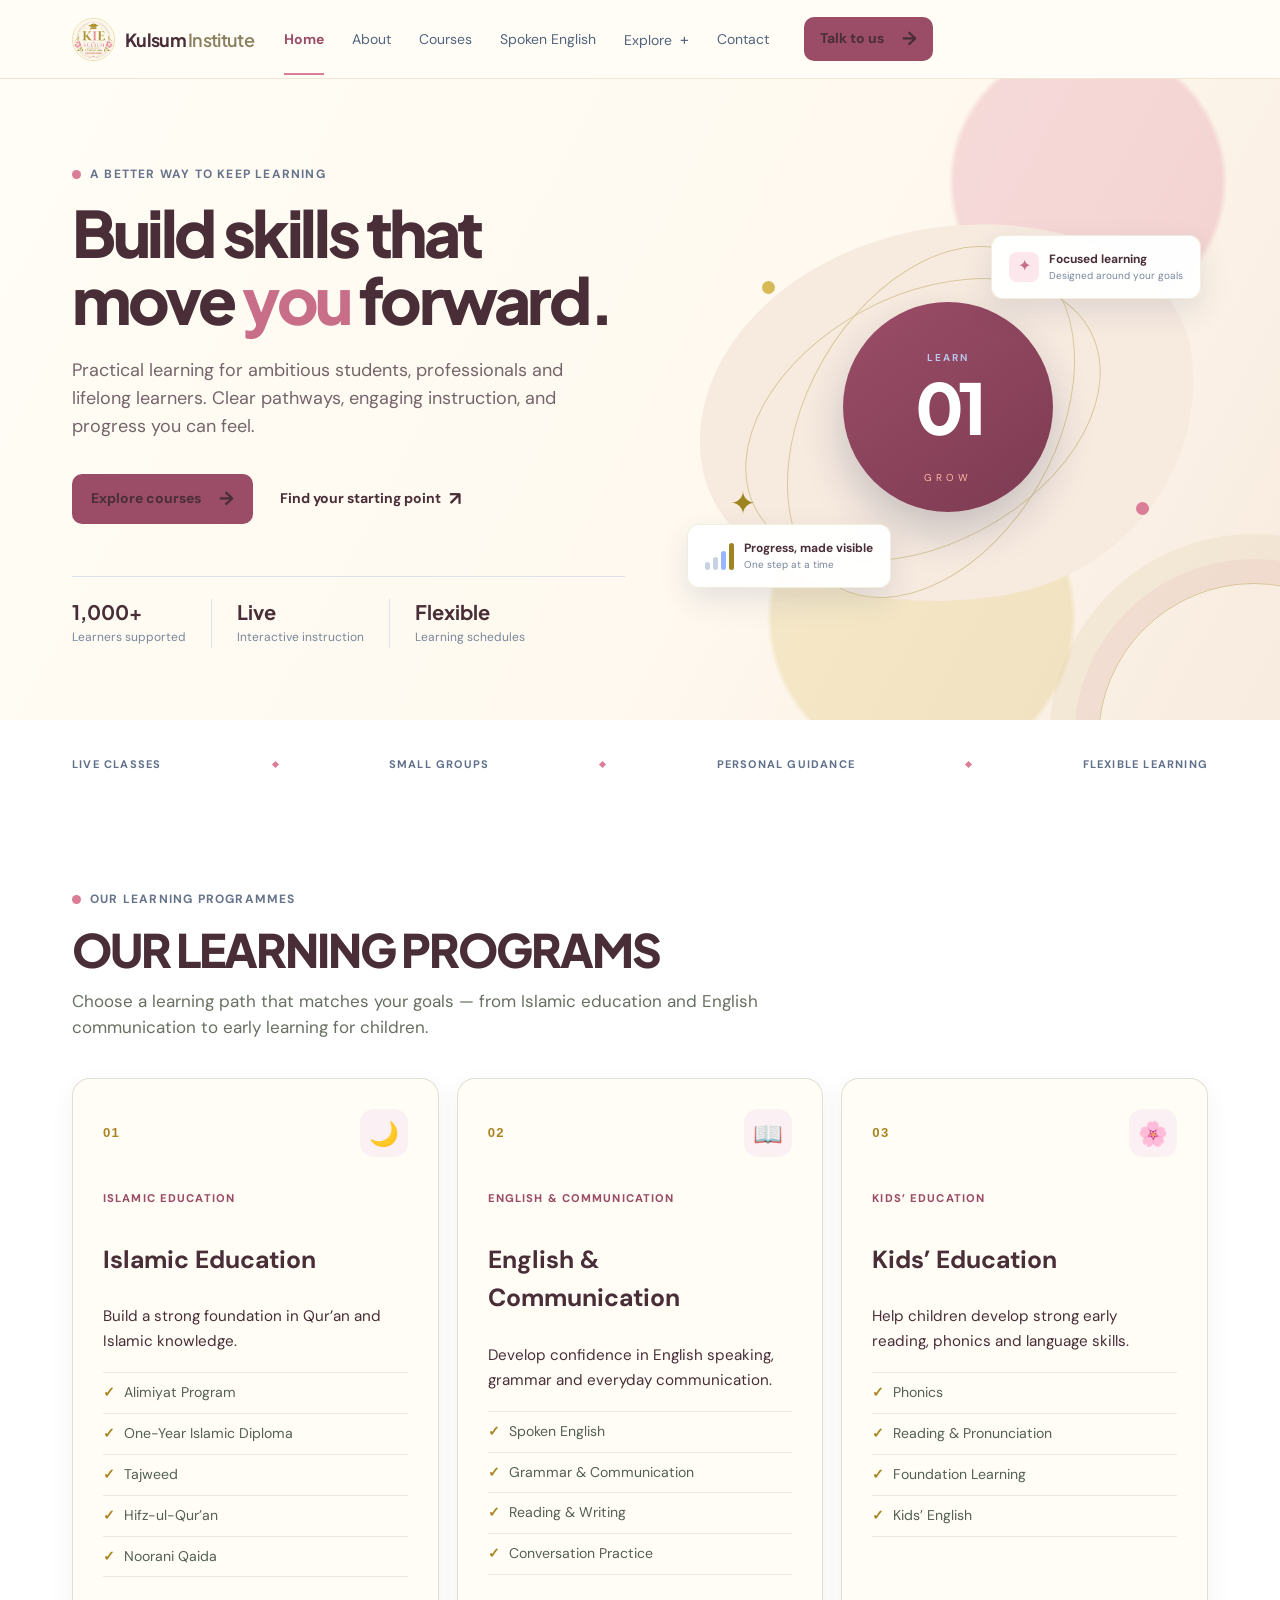
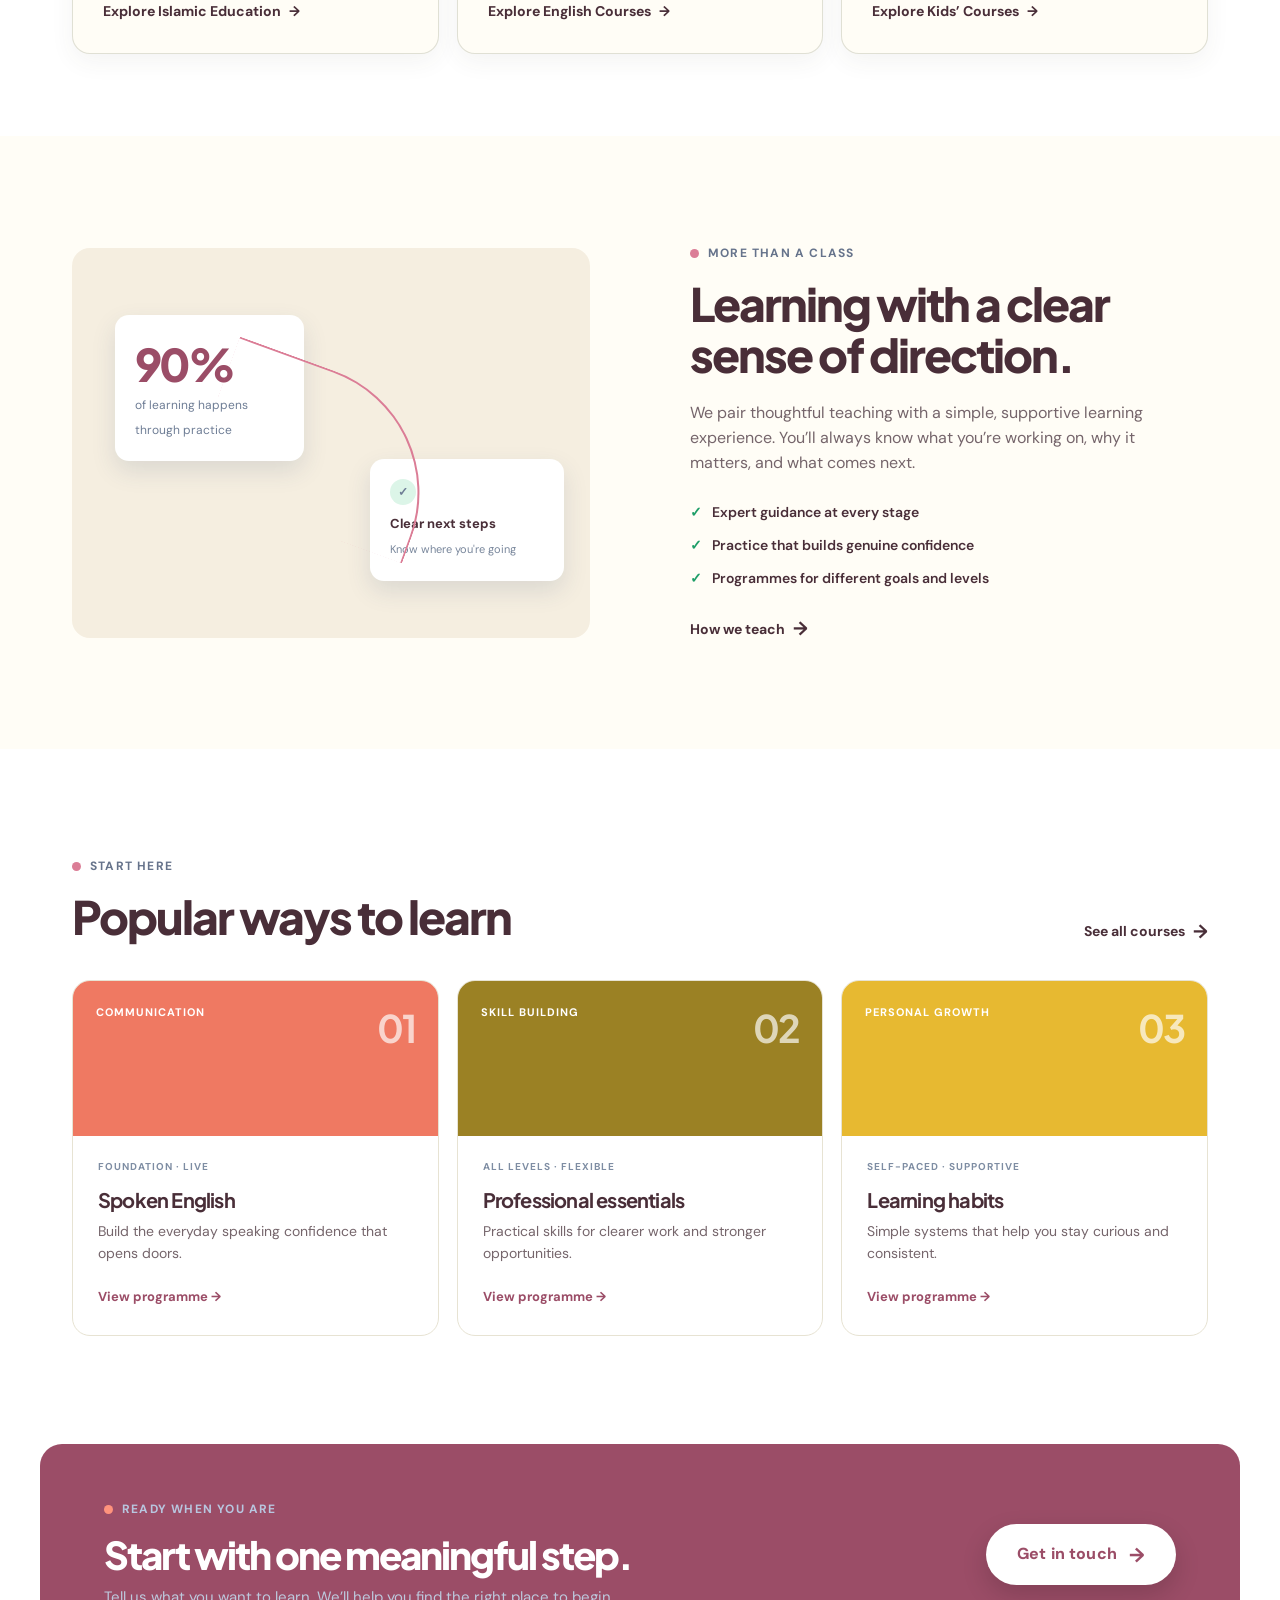
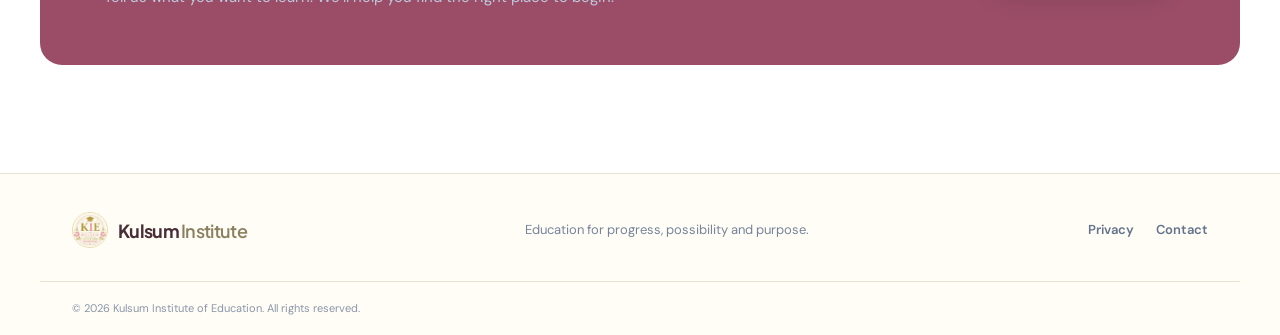
<file: index.html>
<!DOCTYPE html>
<html lang="en">
<head>
  <meta charset="UTF-8"><meta name="viewport" content="width=device-width, initial-scale=1.0">
  <title>Kulsum Institute of Education | Learn with purpose</title>
  <meta name="description" content="Kulsum Institute of Education offers practical, expert-led courses for school, work and personal growth.">
  <link rel="preconnect" href="https://fonts.googleapis.com"><link rel="preconnect" href="https://fonts.gstatic.com" crossorigin>
  <link href="https://fonts.googleapis.com/css2?family=DM+Sans:wght@400;500;600;700&family=Plus+Jakarta+Sans:wght@600;700;800&display=swap" rel="stylesheet">
  <link rel="stylesheet" href="institute.css"><script defer src="script.js"></script>

    <style>
      .learning-programs-section{padding-top:82px;padding-bottom:82px}
      .learning-programs-section .section-intro{margin-bottom:12px}
      .learning-programs-section .intro-copy{max-width:720px;margin:0 0 38px;color:#687061}
      .learning-program-grid{display:grid;grid-template-columns:repeat(3,1fr);gap:18px}
      .learning-program-card{
        position:relative;background:#fffdf6;border:1px solid rgba(82,91,59,.18);
        border-radius:18px;padding:30px;display:flex;flex-direction:column;min-height:500px;
        box-shadow:0 8px 24px rgba(61,73,54,.06);transition:transform .2s ease,box-shadow .2s ease,border-color .2s ease
      }
      .learning-program-card:hover{transform:translateY(-5px);box-shadow:0 16px 34px rgba(61,73,54,.11);border-color:rgba(155,77,103,.35)}
      .learning-program-top{display:flex;align-items:center;justify-content:space-between;margin-bottom:22px}
      .learning-program-number{font-family:'Jost',Arial,sans-serif;font-size:.82rem;font-weight:700;letter-spacing:.1em;color:#a98522}
      .learning-program-icon{width:48px;height:48px;display:grid;place-items:center;border-radius:14px;background:#fbf1f4;font-size:1.5rem}
      .learning-program-label{font-size:.7rem!important;font-weight:800;letter-spacing:.1em;text-transform:uppercase;color:#9b4d67!important;margin-bottom:8px!important}
      .learning-program-card h3{font-size:1.55rem;margin-bottom:10px;color:#492e38}
      .learning-program-card>p:not(.learning-program-label){font-size:.95rem;line-height:1.65;margin-bottom:18px}
      .learning-program-card ul{list-style:none;margin:0 0 24px;padding:0;border-top:1px solid rgba(82,91,59,.12)}
      .learning-program-card li{padding:9px 0;border-bottom:1px solid rgba(82,91,59,.12);font-size:.88rem;color:#536052}
      .learning-program-card li::before{content:'✓';margin-right:9px;color:#a98522;font-weight:700}
      .learning-program-link{margin-top:auto;display:inline-flex;align-items:center;gap:8px;font-size:.88rem;font-weight:700;color:#9b4d67}
      .learning-program-link span{transition:transform .2s ease}
      .learning-program-link:hover span{transform:translateX(4px)}
      @media(max-width:980px){.learning-program-grid{grid-template-columns:1fr}.learning-program-card{min-height:auto}}
      @media(max-width:760px){.learning-programs-section{padding-top:58px;padding-bottom:58px}.learning-program-card{padding:24px}}
    </style>

<style>
/* Prominent CTA for the final "Ready when you are" section */
.inst-cta .inst-button.inst-button-light{
  display:inline-flex;
  align-items:center;
  justify-content:center;
  gap:12px;
  min-width:190px;
  padding:16px 26px;
  border:2px solid rgba(255,255,255,.9);
  border-radius:999px;
  background:#fff;
  color:#9b4d67;
  font-weight:800;
  font-size:1rem;
  letter-spacing:.01em;
  text-decoration:none;
  box-shadow:0 10px 26px rgba(0,0,0,.16);
  transition:transform .2s ease,box-shadow .2s ease,background .2s ease,color .2s ease;
}
.inst-cta .inst-button.inst-button-light span{
  font-size:1.25rem;
  line-height:1;
  transition:transform .2s ease;
}
.inst-cta .inst-button.inst-button-light:hover{
  transform:translateY(-3px);
  background:#fff8fa;
  color:#7f3d55;
  box-shadow:0 15px 32px rgba(0,0,0,.22);
}
.inst-cta .inst-button.inst-button-light:hover span{
  transform:translateX(4px);
}
.inst-cta .inst-button.inst-button-light:focus-visible{
  outline:3px solid rgba(255,255,255,.75);
  outline-offset:4px;
}
@media(max-width:760px){
  .inst-cta .inst-button.inst-button-light{
    width:100%;
    min-width:0;
    margin-top:8px;
  }
}
</style>

</head>
<body class="institute-site">
  <header class="inst-header"><div class="inst-container inst-nav">
    <a class="inst-brand" href="index.html" aria-label="Kulsum Institute of Education home"><span class="inst-mark">K</span><span>Kulsum <b>Institute</b></span></a>
    <nav aria-label="Main navigation"><ul class="inst-links"><li><a class="active" href="index.html">Home</a></li><li><a href="about.html">About us</a></li><li><a href="courses.html">Courses</a></li><li><a href="free-courses.html">Free resources</a></li><li><a href="contact.html">Contact</a></li></ul></nav>
    <a class="inst-button inst-button-dark nav-cta" href="contact.html">Talk to us <span>→</span></a><button class="inst-menu" type="button" aria-label="Open navigation" aria-expanded="false"><span></span><span></span></button>
  </div></header>
  <main>
    <section class="inst-hero"><div class="inst-container hero-layout">
      <div class="hero-copy"><p class="inst-kicker"><i></i> A better way to keep learning</p><h1>Build skills that move <em>you</em> forward.</h1><p class="hero-lead">Practical learning for ambitious students, professionals and lifelong learners. Clear pathways, engaging instruction, and progress you can feel.</p><div class="hero-actions"><a class="inst-button inst-button-dark" href="courses.html">Explore courses <span>→</span></a><a class="text-link" href="free-test.html">Find your starting point <span>↗</span></a></div><div class="hero-proof"><div><strong>1,000+</strong><span>Learners supported</span></div><div><strong>Live</strong><span>Interactive instruction</span></div><div><strong>Flexible</strong><span>Learning schedules</span></div></div></div>
      <div class="hero-visual" aria-label="Illustration of learning progress"><div class="visual-orbit orbit-one"></div><div class="visual-orbit orbit-two"></div><div class="hero-panel panel-top"><span class="panel-icon">✦</span><span><b>Focused learning</b><small>Designed around your goals</small></span></div><div class="hero-core"><span class="core-small">LEARN</span><strong>01</strong><span class="core-ring">GROW</span></div><div class="hero-panel panel-bottom"><span class="progress"><i></i><i></i><i></i><i></i></span><span><b>Progress, made visible</b><small>One step at a time</small></span></div><span class="visual-dot dot-a"></span><span class="visual-dot dot-b"></span><span class="visual-star">✦</span></div>
    </div></section>
    <section class="inst-container trust-strip" aria-label="What we offer"><span>LIVE CLASSES</span><i></i><span>SMALL GROUPS</span><i></i><span>PERSONAL GUIDANCE</span><i></i><span>FLEXIBLE LEARNING</span></section>

    <section class="inst-section inst-container learning-programs-section" aria-labelledby="learning-programs-title">
      <div class="section-intro">
        <p class="inst-kicker"><i></i> Our learning programmes</p>
        <h2 id="learning-programs-title">OUR LEARNING PROGRAMS</h2>
      </div>
      <p class="intro-copy">Choose a learning path that matches your goals — from Islamic education and English communication to early learning for children.</p>

      <div class="learning-program-grid">
        <article class="learning-program-card islamic">
          <div class="learning-program-top">
            <span class="learning-program-number">01</span>
            <span class="learning-program-icon" aria-hidden="true">🌙</span>
          </div>
          <p class="learning-program-label">ISLAMIC EDUCATION</p>
          <h3>Islamic Education</h3>
          <p>Build a strong foundation in Qur’an and Islamic knowledge.</p>
          <ul>
            <li>Alimiyat Program</li>
            <li>One-Year Islamic Diploma</li>
            <li>Tajweed</li>
            <li>Hifz-ul-Qur’an</li>
            <li>Noorani Qaida</li>
          </ul>
          <a href="courses.html#islamic-education" class="learning-program-link">Explore Islamic Education <span>→</span></a>
        </article>

        <article class="learning-program-card english">
          <div class="learning-program-top">
            <span class="learning-program-number">02</span>
            <span class="learning-program-icon" aria-hidden="true">📖</span>
          </div>
          <p class="learning-program-label">ENGLISH &amp; COMMUNICATION</p>
          <h3>English &amp; Communication</h3>
          <p>Develop confidence in English speaking, grammar and everyday communication.</p>
          <ul>
            <li>Spoken English</li>
            <li>Grammar &amp; Communication</li>
            <li>Reading &amp; Writing</li>
            <li>Conversation Practice</li>
          </ul>
          <a href="courses.html#english-communication" class="learning-program-link">Explore English Courses <span>→</span></a>
        </article>

        <article class="learning-program-card kids">
          <div class="learning-program-top">
            <span class="learning-program-number">03</span>
            <span class="learning-program-icon" aria-hidden="true">🌸</span>
          </div>
          <p class="learning-program-label">KIDS’ EDUCATION</p>
          <h3>Kids’ Education</h3>
          <p>Help children develop strong early reading, phonics and language skills.</p>
          <ul>
            <li>Phonics</li>
            <li>Reading &amp; Pronunciation</li>
            <li>Foundation Learning</li>
            <li>Kids’ English</li>
          </ul>
          <a href="courses.html#kids-education" class="learning-program-link">Explore Kids’ Courses <span>→</span></a>
        </article>
      </div>
    </section>
    <section class="inst-section inst-surface"><div class="inst-container outcomes-layout"><div class="outcome-art"><div class="outcome-grid"></div><div class="outcome-card one"><b>90%</b><span>of learning happens<br>through practice</span></div><div class="outcome-card two"><span class="mini-check">✓</span><b>Clear next steps</b><small>Know where you're going</small></div><div class="outcome-line"></div></div><div class="outcome-copy"><p class="inst-kicker"><i></i> More than a class</p><h2>Learning with a clear sense of direction.</h2><p>We pair thoughtful teaching with a simple, supportive learning experience. You’ll always know what you’re working on, why it matters, and what comes next.</p><ul class="check-list"><li>Expert guidance at every stage</li><li>Practice that builds genuine confidence</li><li>Programmes for different goals and levels</li></ul><a class="text-link" href="about.html">How we teach <span>→</span></a></div></div></section>
    <section class="inst-section inst-container featured-section"><div class="featured-heading"><div><p class="inst-kicker"><i></i> Start here</p><h2>Popular ways to learn</h2></div><a class="text-link" href="courses.html">See all courses <span>→</span></a></div><div class="program-grid"><article class="program-card"><div class="program-top coral"><span>COMMUNICATION</span><b>01</b></div><div class="program-body"><p class="program-meta">FOUNDATION · LIVE</p><h3>Spoken English</h3><p>Build the everyday speaking confidence that opens doors.</p><a href="spoken-english.html">View programme <span>→</span></a></div></article><article class="program-card"><div class="program-top blue"><span>SKILL BUILDING</span><b>02</b></div><div class="program-body"><p class="program-meta">ALL LEVELS · FLEXIBLE</p><h3>Professional essentials</h3><p>Practical skills for clearer work and stronger opportunities.</p><a href="courses.html">View programme <span>→</span></a></div></article><article class="program-card"><div class="program-top yellow"><span>PERSONAL GROWTH</span><b>03</b></div><div class="program-body"><p class="program-meta">SELF-PACED · SUPPORTIVE</p><h3>Learning habits</h3><p>Simple systems that help you stay curious and consistent.</p><a href="courses.html">View programme <span>→</span></a></div></article></div></section>
    <section class="inst-container inst-cta"><div><p class="inst-kicker light"><i></i> Ready when you are</p><h2>Start with one meaningful step.</h2><p>Tell us what you want to learn. We’ll help you find the right place to begin.</p></div><a class="inst-button inst-button-light" href="contact.html">Get in touch <span>→</span></a></section>
  </main>
  <footer class="inst-footer"><div class="inst-container footer-row"><a class="inst-brand" href="index.html"><span class="inst-mark">K</span><span>Kulsum <b>Institute</b></span></a><p>Education for progress, possibility and purpose.</p><div><a href="privacy-policy.html">Privacy</a><a href="contact.html">Contact</a></div></div><div class="inst-container copyright-row">© 2026 Kulsum Institute of Education. All rights reserved.</div></footer>
</body></html>
</file>
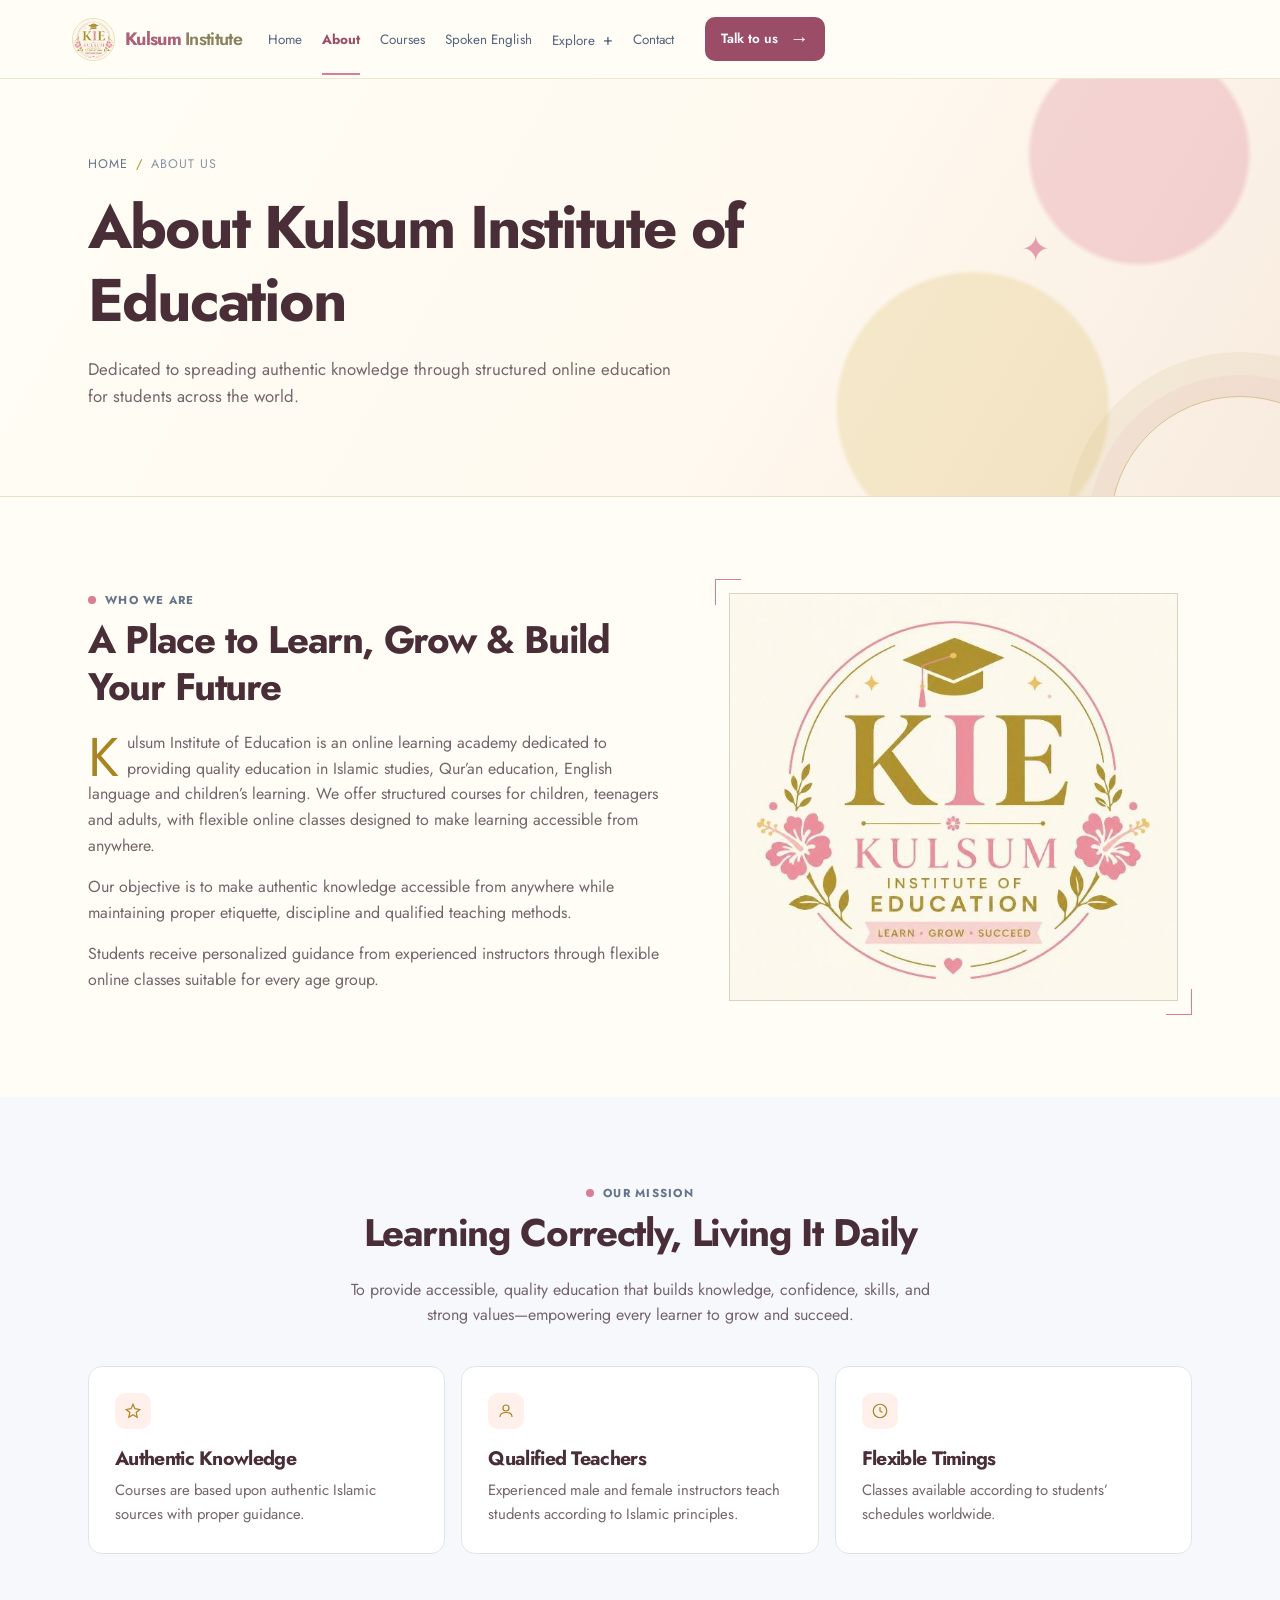
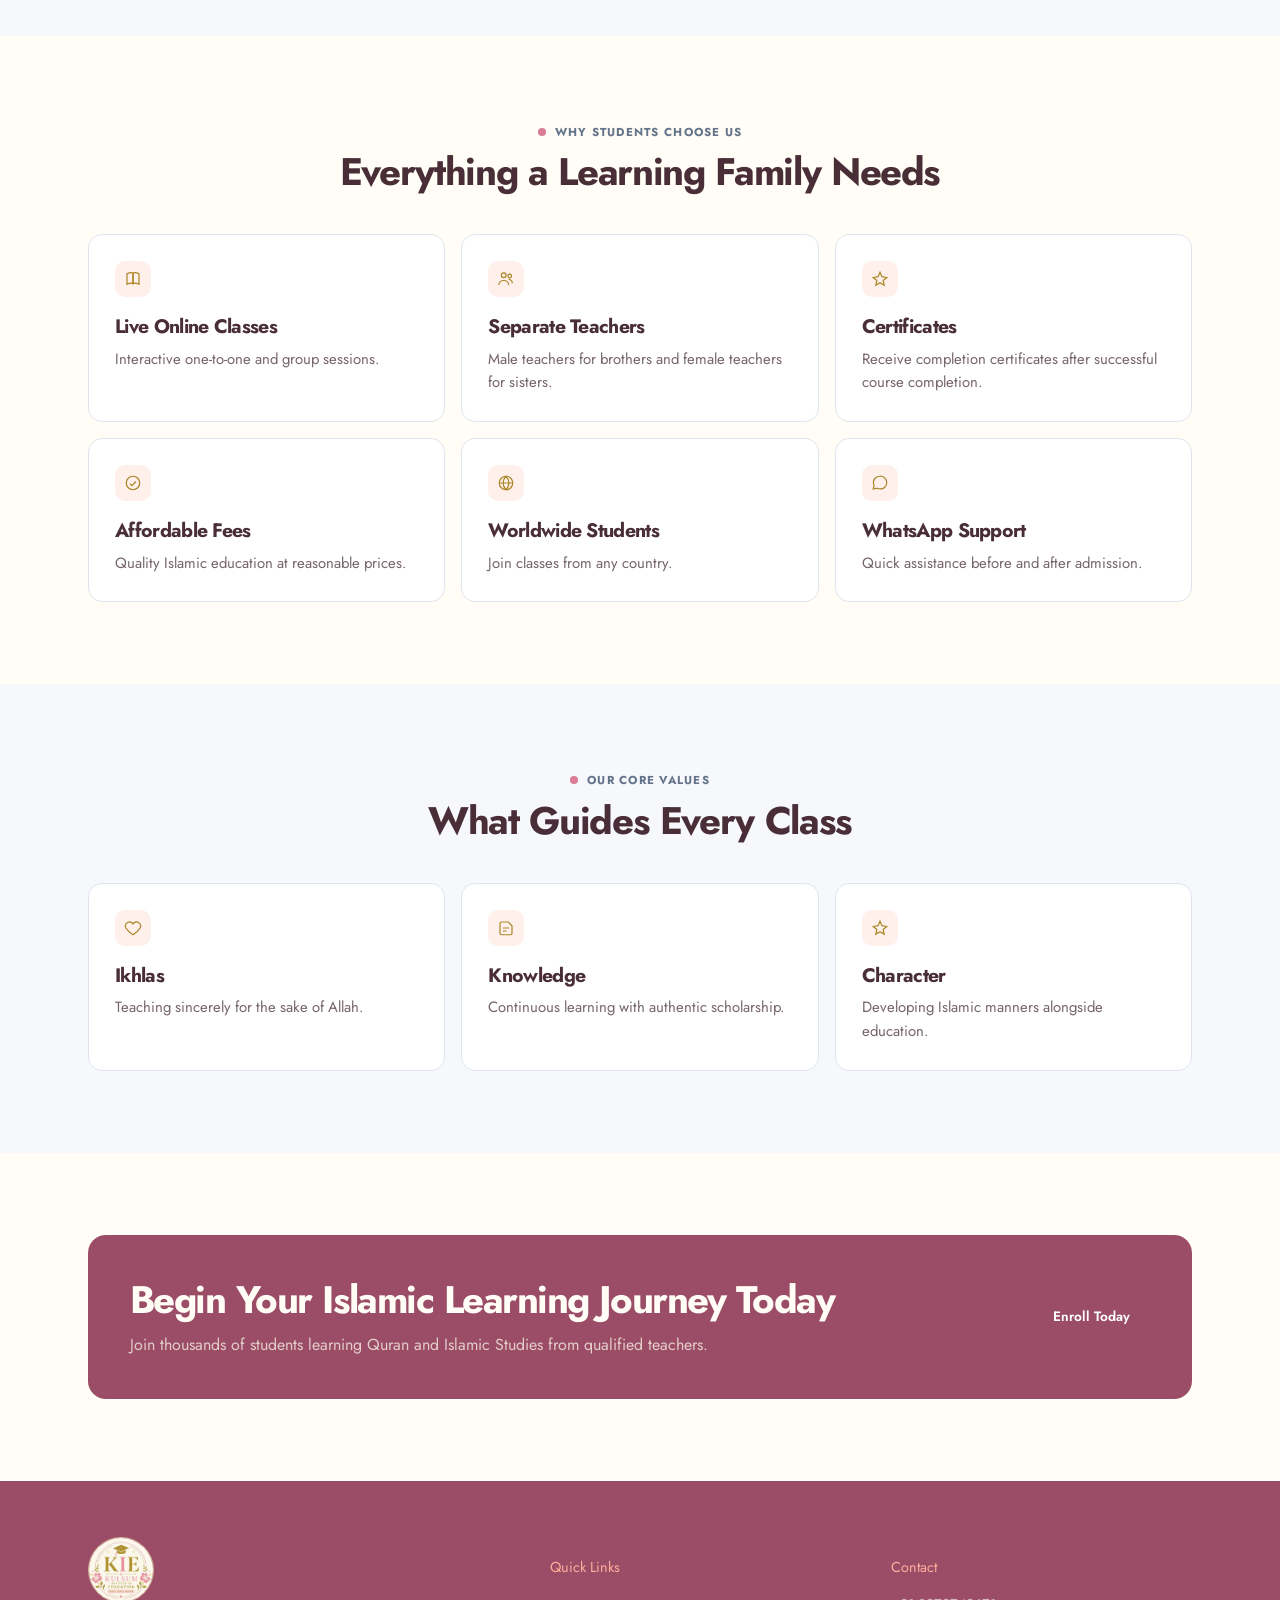
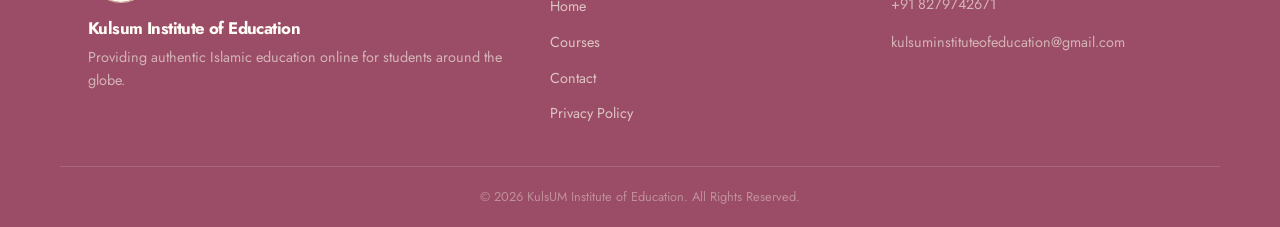
<file: about.html>
<!DOCTYPE html>
<html lang="en">
<head>
<meta charset="UTF-8">
<meta name="viewport" content="width=device-width, initial-scale=1.0">
<title>About Us | Kulsum Institute of Education</title>
<meta name="description" content="Learn about Kulsum Institute of Education, our mission, vision, qualified teachers and commitment to authentic Islamic education.">
<meta name="keywords" content="Kulsum Institute of Education, Quran Classes, Islamic Courses, Education Institute">
<meta name="author" content="Kulsum Institute of Education">
<link rel="preconnect" href="https://fonts.googleapis.com">
<link href="https://fonts.googleapis.com/css2?family=Amiri:wght@400;700&family=Jost:wght@400;500;600;700&display=swap" rel="stylesheet">
<link rel="stylesheet" href="style.css">
<link rel="stylesheet" href="institute.css">
<script defer src="script.js"></script>
</head>
<body>

<!-- HEADER -->
<div class="topbar"><div class="container topbar-inner"><span class="topbar-phrase">بِسْمِ اللّهِ الرَّحْمَٰنِ الرَّحِيمِ</span><span class="topbar-contact"><a href="tel:+918279742671">+91 8279742671</a><a href="mailto:info@kulsuminstituteofeducation.com">info@kulsuminstituteofeducation.com</a></span></div></div>
<header class="site-header">
<div class="container nav-wrap">
<a href="index.html" class="brand">
<div class="brand-logo"><img src="assets/logo/logo.jpg" alt="Kulsum Institute of Education"></div>
<div class="brand-text"><h2>Kulsum Institute of Education</h2><p>Education & Learning</p></div>
</a>
<nav>
<ul class="nav-links">
<li><a href="index.html">Home</a></li>
<li><a href="about.html" class="active">About</a></li>
<li><a href="courses.html">Courses</a></li><li><a href="spoken-english.html">Spoken English</a></li>
<li><a href="free-courses.html">Free Courses</a></li>
<li><a href="free-test.html">Free Test</a></li>
<li><a href="workshop.html">Workshop</a></li>
<li><a href="readers-club.html">Readers Club</a></li>
<li><a href="ebooks.html">Ebooks</a></li>
<li><a href="contact.html">Contact</a></li>
</ul>
</nav>
<a href="contact.html" class="btn btn-gold header-cta">Enroll Now</a>
<button class="nav-toggle" aria-label="Toggle menu" aria-expanded="false"><span></span><span></span><span></span></button>
</div>
</header>

<!-- PAGE HERO -->
<section class="page-hero">
<div class="container">
<div class="breadcrumb"><a href="index.html">Home</a><span>/</span>About Us</div>
<h1>About Kulsum Institute of Education</h1>
<p>Dedicated to spreading authentic knowledge through structured online education for students across the world.</p>
</div>
</section>

<!-- ABOUT -->
<section class="section">
<div class="container about-grid">
<div>
<div class="eyebrow">Who We Are</div>
<h2>A Place to Learn, Grow & Build Your Future</h2>
<p>Kulsum Institute of Education is an online learning academy dedicated to providing quality education in Islamic studies, Qur’an education, English language and children’s learning.
We offer structured courses for children, teenagers and adults, with flexible online classes designed to make learning accessible from anywhere.
</p>
<p>Our objective is to make authentic knowledge accessible from anywhere while maintaining proper etiquette, discipline and qualified teaching methods.</p>
<p>Students receive personalized guidance from experienced instructors through flexible online classes suitable for every age group.</p>
</div>
<div>
<img src="assets/about/about.jpg" alt="About Kulsum Institute of Education">
</div>
</div>
</section>

<!-- MISSION -->
<section class="section section-alt">
<div class="container">
<div class="section-head">
<div class="eyebrow" style="justify-content:center">Our Mission</div>
<h2>Learning Correctly, Living It Daily</h2>
<p>To provide accessible, quality education that builds knowledge, confidence, skills, and strong values—empowering every learner to grow and succeed.</p>
</div>
<div class="feature-grid">

<div class="feature-card">
<div class="icon"><svg viewBox="0 0 24 24" fill="none" stroke="currentColor" stroke-width="1.6"><path d="M12 3l2.6 5.9L21 10l-4.8 4 1.4 6.4L12 17l-5.6 3.4L7.8 14 3 10l6.4-1.1L12 3z"/></svg></div>
<h3>Authentic Knowledge</h3>
<p>Courses are based upon authentic Islamic sources with proper guidance.</p>
</div>

<div class="feature-card">
<div class="icon"><svg viewBox="0 0 24 24" fill="none" stroke="currentColor" stroke-width="1.6"><path d="M12 4a4 4 0 100 8 4 4 0 000-8z"/><path d="M4 20c0-3.9 3.6-6 8-6s8 2.1 8 6"/></svg></div>
<h3>Qualified Teachers</h3>
<p>Experienced male and female instructors teach students according to Islamic principles.</p>
</div>

<div class="feature-card">
<div class="icon"><svg viewBox="0 0 24 24" fill="none" stroke="currentColor" stroke-width="1.6"><circle cx="12" cy="12" r="9"/><path d="M12 7v5l3.2 2"/></svg></div>
<h3>Flexible Timings</h3>
<p>Classes available according to students&rsquo; schedules worldwide.</p>
</div>

</div>
</div>
</section>

<!-- WHY -->
<section class="section">
<div class="container">
<div class="section-head">
<div class="eyebrow" style="justify-content:center">Why Students Choose Us</div>
<h2>Everything a Learning Family Needs</h2>
</div>
<div class="feature-grid">

<div class="feature-card">
<div class="icon"><svg viewBox="0 0 24 24" fill="none" stroke="currentColor" stroke-width="1.6"><path d="M4 5c4-2 8-2 8 0v14c0-2-4-2-8 0V5z"/><path d="M20 5c-4-2-8-2-8 0v14c0-2 4-2 8 0V5z"/></svg></div>
<h3>Live Online Classes</h3>
<p>Interactive one-to-one and group sessions.</p>
</div>

<div class="feature-card">
<div class="icon"><svg viewBox="0 0 24 24" fill="none" stroke="currentColor" stroke-width="1.6"><circle cx="9" cy="7" r="3.2"/><path d="M2.5 20c0-3.6 3-6 6.5-6s6.5 2.4 6.5 6"/><circle cx="17" cy="8" r="2.4"/><path d="M15.5 12.3c2.7.4 4.9 2.3 4.9 5.2"/></svg></div>
<h3>Separate Teachers</h3>
<p>Male teachers for brothers and female teachers for sisters.</p>
</div>

<div class="feature-card">
<div class="icon"><svg viewBox="0 0 24 24" fill="none" stroke="currentColor" stroke-width="1.6"><path d="M12 3l2.6 5.9L21 10l-4.8 4 1.4 6.4L12 17l-5.6 3.4L7.8 14 3 10l6.4-1.1L12 3z"/></svg></div>
<h3>Certificates</h3>
<p>Receive completion certificates after successful course completion.</p>
</div>

<div class="feature-card">
<div class="icon"><svg viewBox="0 0 24 24" fill="none" stroke="currentColor" stroke-width="1.6"><path d="M3 12a9 9 0 1018 0 9 9 0 00-18 0z"/><path d="M8 13l2.5 2.5L16 10"/></svg></div>
<h3>Affordable Fees</h3>
<p>Quality Islamic education at reasonable prices.</p>
</div>

<div class="feature-card">
<div class="icon"><svg viewBox="0 0 24 24" fill="none" stroke="currentColor" stroke-width="1.6"><circle cx="12" cy="12" r="9"/><path d="M3 12h18M12 3c2.5 2.6 3.8 5.7 3.8 9s-1.3 6.4-3.8 9c-2.5-2.6-3.8-5.7-3.8-9S9.5 5.6 12 3z"/></svg></div>
<h3>Worldwide Students</h3>
<p>Join classes from any country.</p>
</div>

<div class="feature-card">
<div class="icon"><svg viewBox="0 0 24 24" fill="none" stroke="currentColor" stroke-width="1.6"><path d="M21 11.5a8.4 8.4 0 01-8.9 8.4 8.6 8.6 0 01-3.6-.9L3 20l1.1-5a8.4 8.4 0 01-.9-3.8A8.4 8.4 0 0111.6 3a8.5 8.5 0 019.4 8.5z"/></svg></div>
<h3>WhatsApp Support</h3>
<p>Quick assistance before and after admission.</p>
</div>

</div>
</div>
</section>

<!-- VALUES -->
<section class="section section-alt">
<div class="container">
<div class="section-head">
<div class="eyebrow" style="justify-content:center">Our Core Values</div>
<h2>What Guides Every Class</h2>
</div>
<div class="feature-grid">

<div class="feature-card">
<div class="icon"><svg viewBox="0 0 24 24" fill="none" stroke="currentColor" stroke-width="1.6"><path d="M12 21s-7-4.5-9.5-9A5.5 5.5 0 0112 6.5 5.5 5.5 0 0121.5 12c-2.5 4.5-9.5 9-9.5 9z"/></svg></div>
<h3>Ikhlas</h3>
<p>Teaching sincerely for the sake of Allah.</p>
</div>

<div class="feature-card">
<div class="icon"><svg viewBox="0 0 24 24" fill="none" stroke="currentColor" stroke-width="1.6"><path d="M4 19V6a2 2 0 012-2h9l5 5v10a2 2 0 01-2 2H6a2 2 0 01-2-2z"/><path d="M8 12h8M8 16h5"/></svg></div>
<h3>Knowledge</h3>
<p>Continuous learning with authentic scholarship.</p>
</div>

<div class="feature-card">
<div class="icon"><svg viewBox="0 0 24 24" fill="none" stroke="currentColor" stroke-width="1.6"><path d="M12 3l2.6 5.9L21 10l-4.8 4 1.4 6.4L12 17l-5.6 3.4L7.8 14 3 10l6.4-1.1L12 3z"/></svg></div>
<h3>Character</h3>
<p>Developing Islamic manners alongside education.</p>
</div>

</div>
</div>
</section>

<!-- CTA -->
<section class="section">
<div class="container">
<div class="promo-banner">
<div>
<h2>Begin Your Islamic Learning Journey Today</h2>
<p>Join thousands of students learning Quran and Islamic Studies from qualified teachers.</p>
</div>
<a href="contact.html" class="btn btn-gold">Enroll Today</a>
</div>
</div>
</section>

<!-- FOOTER -->
<footer class="site-footer">
<div class="container footer-grid">
<div>
<h3>Kulsum Institute of Education</h3>
<p>Providing authentic Islamic education online for students around the globe.</p>
</div>
<div>
<h4>Quick Links</h4>
<ul>
<li><a href="index.html">Home</a></li>
<li><a href="courses.html">Courses</a></li>
<li><a href="contact.html">Contact</a></li>
<li><a href="privacy-policy.html">Privacy Policy</a></li>
</ul>
</div>
<div>
<h4>Contact</h4>
<p>+91 8279742671</p>
<p>kulsuminstituteofeducation@gmail.com</p>
</div>
</div>
<div class="copyright">&copy; 2026 KulsUM Institute of Education. All Rights Reserved.</div>
</footer>

</body>
</html>
</file>
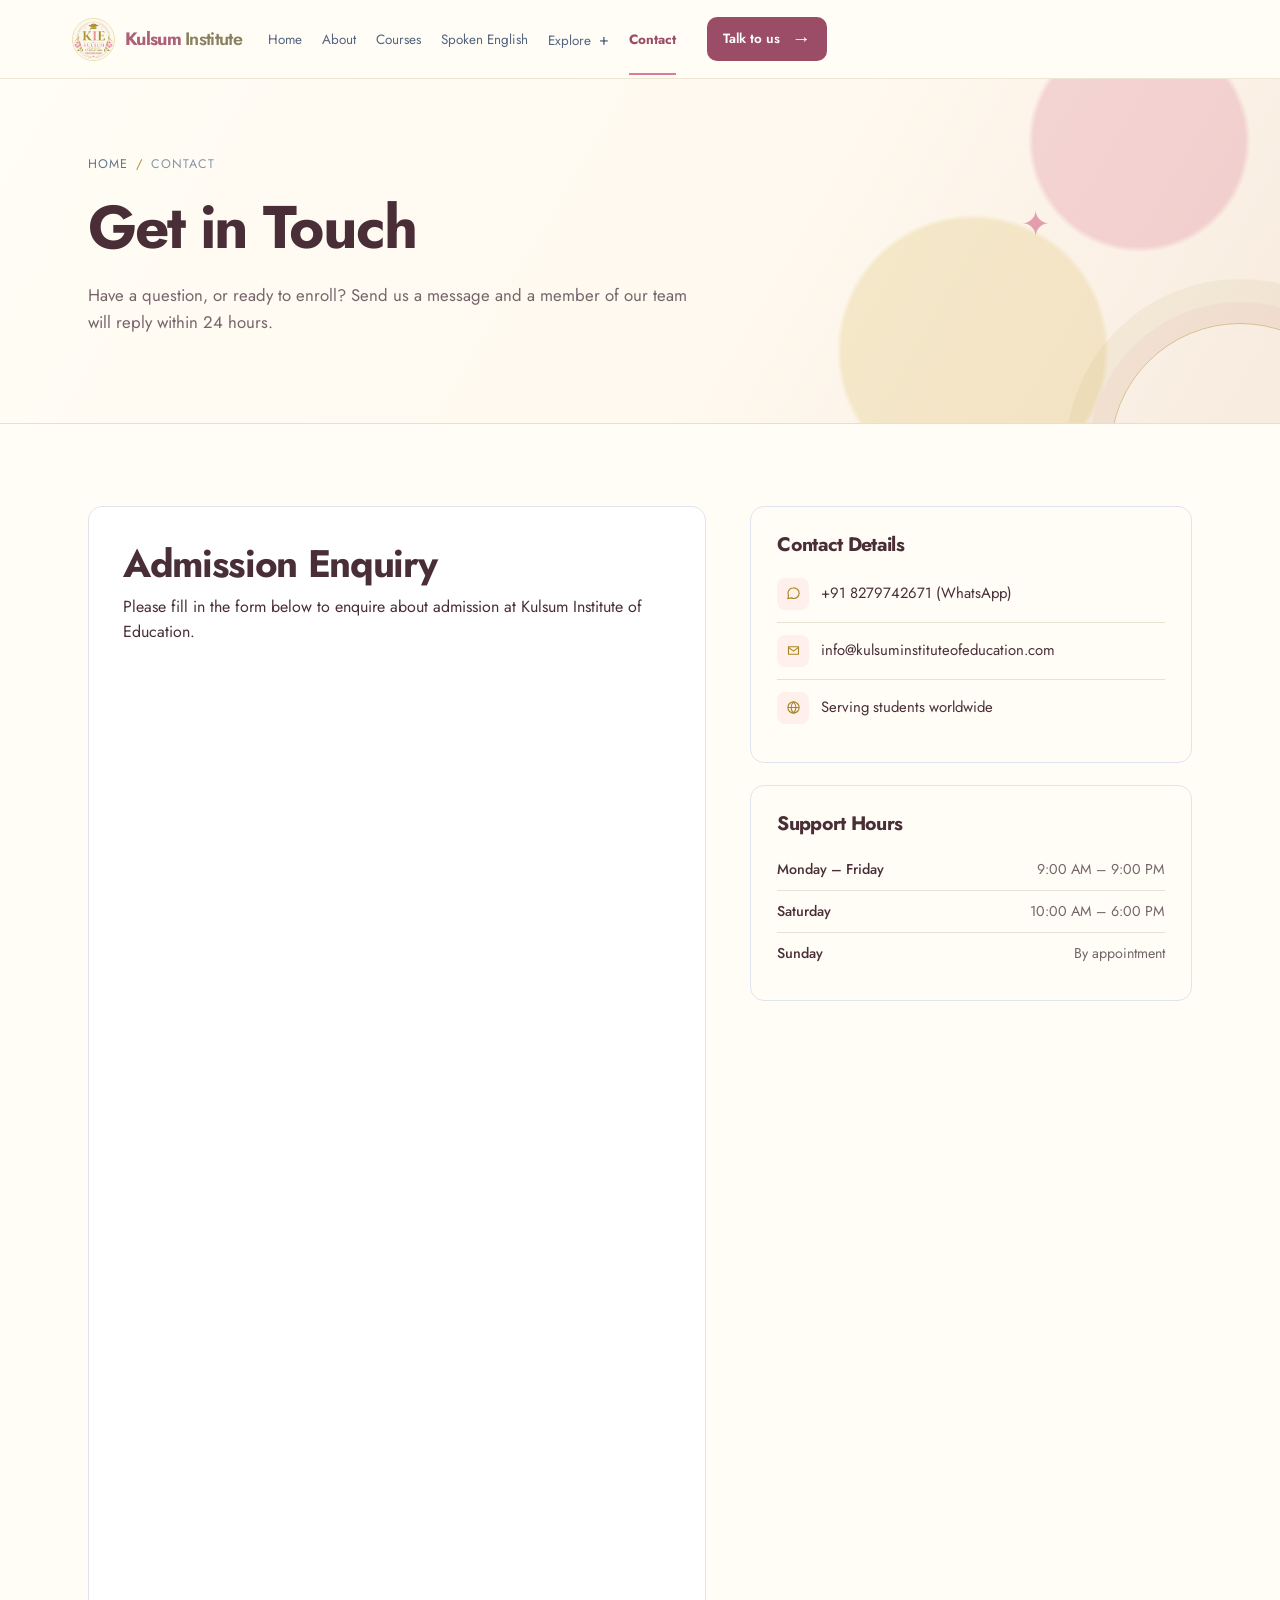
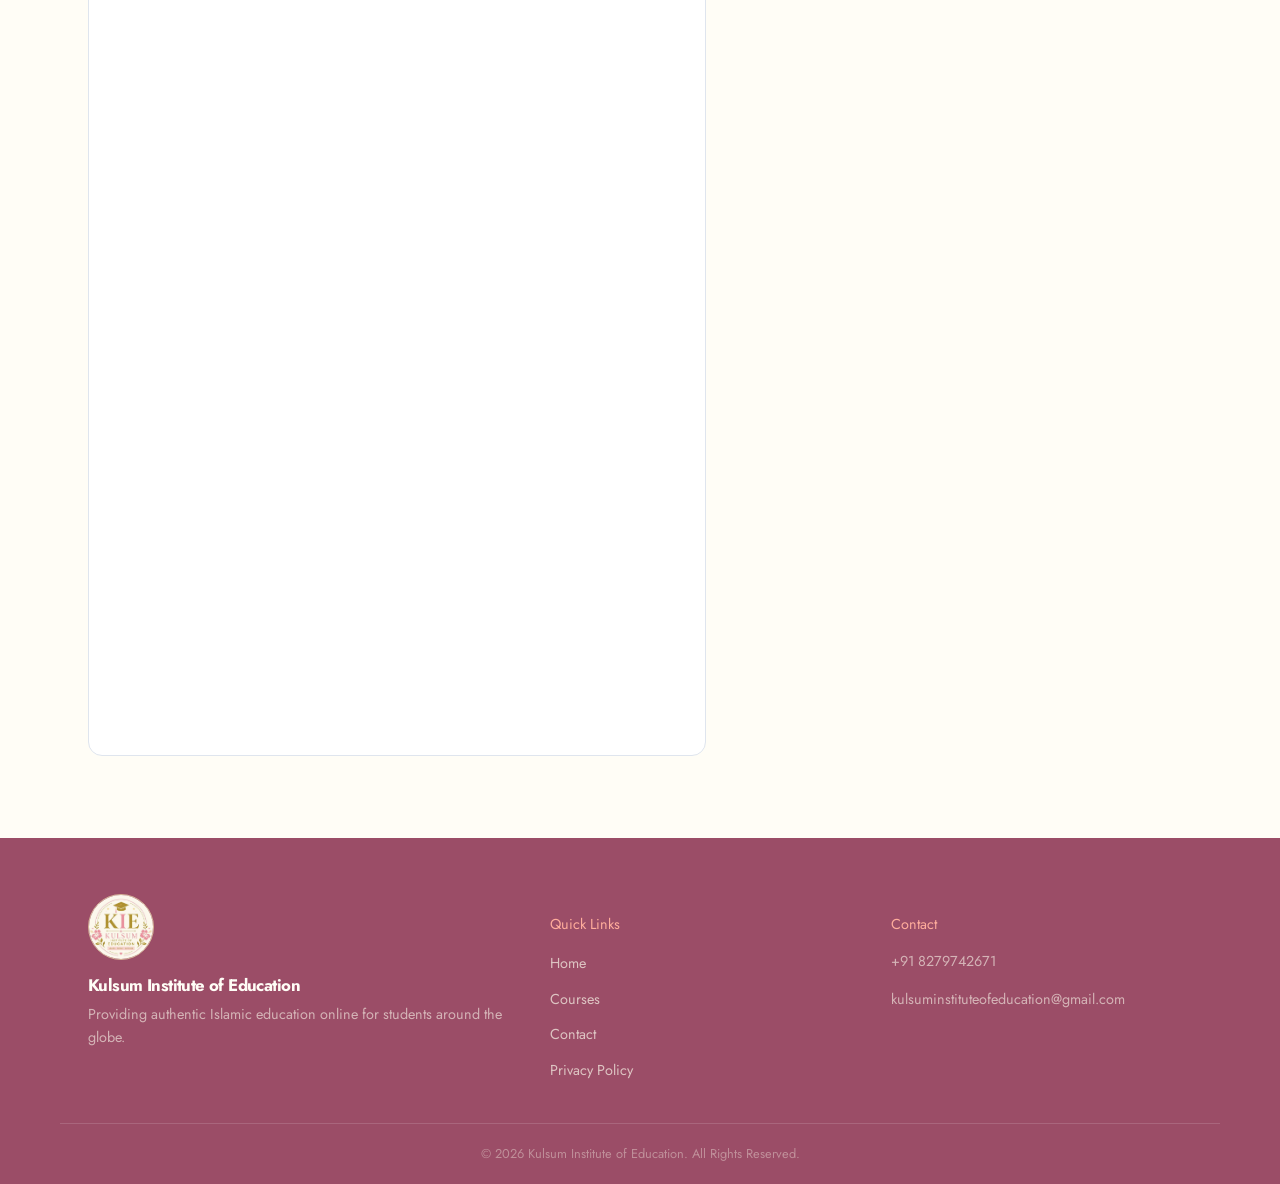
<file: contact.html>
<!DOCTYPE html>
<html lang="en">
<head>
<meta charset="UTF-8">
<meta name="viewport" content="width=device-width, initial-scale=1.0">

<title>Contact | Kulsum Institute of Education</title>

<meta name="description" content="Get in touch with Kulsum Institute of Education to enroll or ask a question about our Quran and Islamic Studies courses.">

<link rel="preconnect" href="https://fonts.googleapis.com">
<link href="https://fonts.googleapis.com/css2?family=Amiri:wght@400;700&family=Jost:wght@400;500;600;700&display=swap" rel="stylesheet">

<link rel="stylesheet" href="style.css">
<link rel="stylesheet" href="institute.css">
<script defer src="script.js"></script>

<style>
/* Google Form container */
.google-form-wrapper {
    width: 100%;
    overflow: hidden;
    border-radius: 8px;
}

.google-form-wrapper iframe {
    display: block;
    width: 100%;
    min-height: 1650px;
    border: 0;
}

@media (max-width: 768px) {
    .google-form-wrapper iframe {
        min-height: 1800px;
    }
}
</style>

</head>

<body>

<!-- HEADER -->

<div class="topbar"><div class="container topbar-inner"><span class="topbar-phrase">بِسْمِ اللّهِ الرَّحْمَٰنِ الرَّحِيمِ</span><span class="topbar-contact"><a href="tel:+918279742671">+91 8279742671</a><a href="mailto:info@kulsuminstituteofeducation.com">info@kulsuminstituteofeducation.com</a></span></div></div>
<header class="site-header">

<div class="container nav-wrap">

<a href="index.html" class="brand">

<div class="brand-logo">
<img src="assets/logo/logo.jpg" alt="KulsUM Institute of Education">
</div>

<div class="brand-text">
<h2>Kulsum Institute of Education</h2>
<p>Education & Learning</p>
</div>

</a>

<nav>

<ul class="nav-links">

<li><a href="index.html">Home</a></li>

<li><a href="about.html">About</a></li>

<li><a href="courses.html">Courses</a></li><li><a href="spoken-english.html">Spoken English</a></li>

<li><a href="free-courses.html">Free Courses</a></li>
<li><a href="free-test.html">Free Test</a></li>

<li><a href="workshop.html">Workshop</a></li>

<li><a href="readers-club.html">Readers Club</a></li>

<li><a href="ebooks.html">Ebooks</a></li>

<li><a href="contact.html" class="active">Contact</a></li>

</ul>

</nav>

<a href="contact.html" class="btn btn-gold header-cta">
Enroll Now
</a>

<button
class="nav-toggle"
aria-label="Toggle menu"
aria-expanded="false"
>
<span></span>
<span></span>
<span></span>
</button>

</div>

</header>


<!-- PAGE HERO -->

<section class="page-hero">

<div class="container">

<div class="breadcrumb">

<a href="index.html">Home</a>

<span>/</span>

Contact

</div>

<h1>Get in Touch</h1>

<p>
Have a question, or ready to enroll? Send us a message and a member of our team will reply within 24 hours.
</p>

</div>

</section>


<!-- CONTACT -->

<section class="section">

<div class="container contact-grid">


<!-- GOOGLE FORM -->

<div class="contact-form">

<h2 style="margin-bottom:6px">
Admission Enquiry
</h2>

<p style="color:var(--color-ink-soft);margin-bottom:26px">
Please fill in the form below to enquire about admission at Kulsum Institute of Education.
</p>

<div class="google-form-wrapper">

<iframe
src="https://docs.google.com/forms/d/1xliqLbuCwasufxiW0dpLFSXe3cpU30cxUDVmdLZYlyY/viewform?embedded=true"
title="Kulsum Institute of Education Admission Form"
loading="lazy"
>
Loading…
</iframe>

</div>

</div>


<!-- CONTACT INFORMATION -->

<div>

<div class="contact-info-card">

<h3>Contact Details</h3>

<ul class="contact-info-list">

<li>

<span class="icon">

<svg
viewBox="0 0 24 24"
fill="none"
stroke="currentColor"
stroke-width="1.8"
>

<path d="M21 11.5a8.4 8.4 0 01-8.9 8.4 8.6 8.6 0 01-3.6-.9L3 20l1.1-5a8.4 8.4 0 01-.9-3.8A8.4 8.4 0 0111.6 3a8.5 8.5 0 019.4 8.5z"/>

</svg>

</span>

+91 8279742671 (WhatsApp)

</li>


<li>

<span class="icon">

<svg
viewBox="0 0 24 24"
fill="none"
stroke="currentColor"
stroke-width="1.8"
>

<path d="M4 6h16v12H4z"/>

<path d="M4 7l8 6 8-6"/>

</svg>

</span>

info@kulsuminstituteofeducation.com

</li>


<li>

<span class="icon">

<svg
viewBox="0 0 24 24"
fill="none"
stroke="currentColor"
stroke-width="1.8"
>

<circle cx="12" cy="12" r="9"/>

<path d="M3 12h18M12 3c2.5 2.6 3.8 5.7 3.8 9s-1.3 6.4-3.8 9c-2.5-2.6-3.8-5.7-3.8-9S9.5 5.6 12 3z"/>

</svg>

</span>

Serving students worldwide

</li>

</ul>

</div>


<div class="contact-hours">

<h3 style="margin-bottom:14px">
Support Hours
</h3>

<ul>

<li>
<span>Monday &ndash; Friday</span>
<span>9:00 AM &ndash; 9:00 PM</span>
</li>

<li>
<span>Saturday</span>
<span>10:00 AM &ndash; 6:00 PM</span>
</li>

<li>
<span>Sunday</span>
<span>By appointment</span>
</li>

</ul>

</div>

</div>


</div>

</section>


<!-- FOOTER -->

<footer class="site-footer">

<div class="container footer-grid">

<div>

<h3>Kulsum Institute of Education</h3>

<p>
Providing authentic Islamic education online for students around the globe.
</p>

</div>


<div>

<h4>Quick Links</h4>

<ul>

<li>
<a href="index.html">Home</a>
</li>

<li>
<a href="courses.html">Courses</a>
</li>

<li>
<a href="contact.html">Contact</a>
</li>

<li>
<a href="privacy-policy.html">Privacy Policy</a>
</li>

</ul>

</div>


<div>

<h4>Contact</h4>

<p>
+91 8279742671
</p>

<p>
	kulsuminstituteofeducation@gmail.com
</p>

</div>

</div>


<div class="copyright">

&copy; 2026 Kulsum Institute of Education. All Rights Reserved.

</div>

</footer>

</body>
</html>
</file>
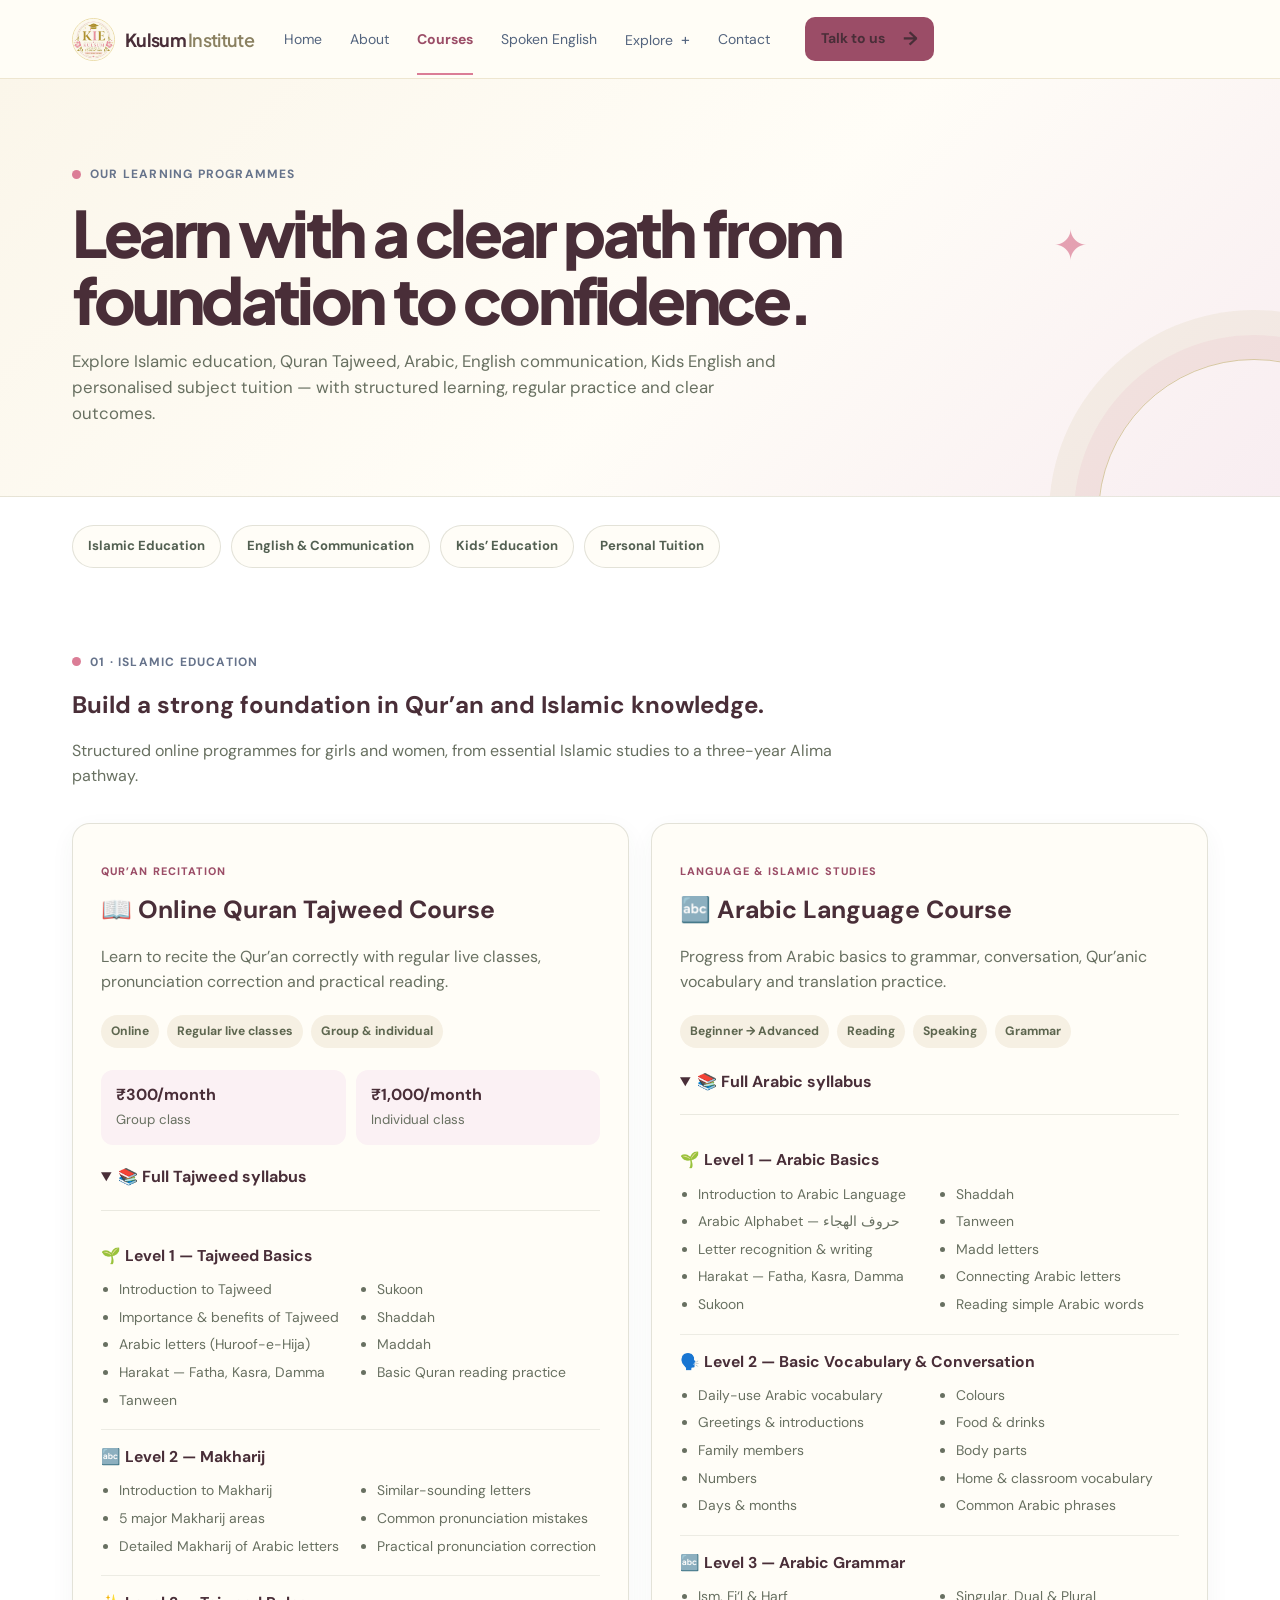
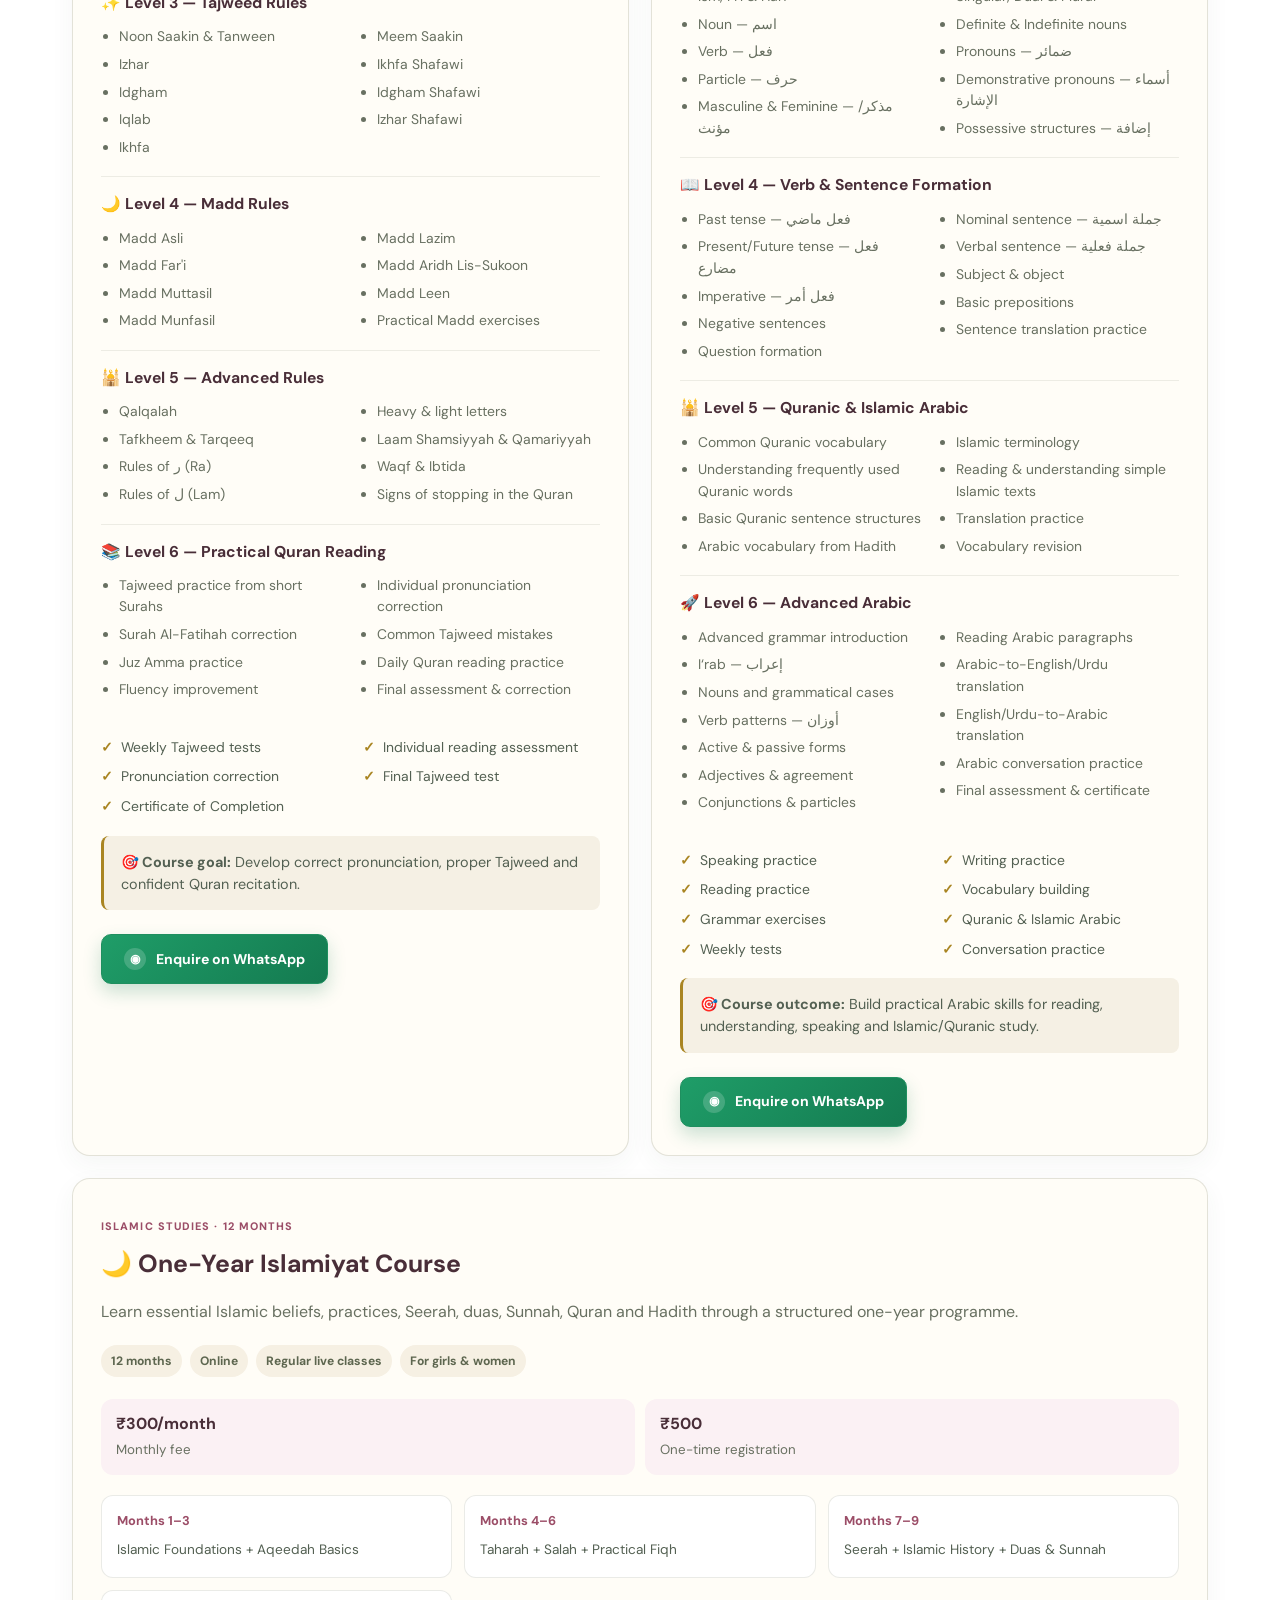
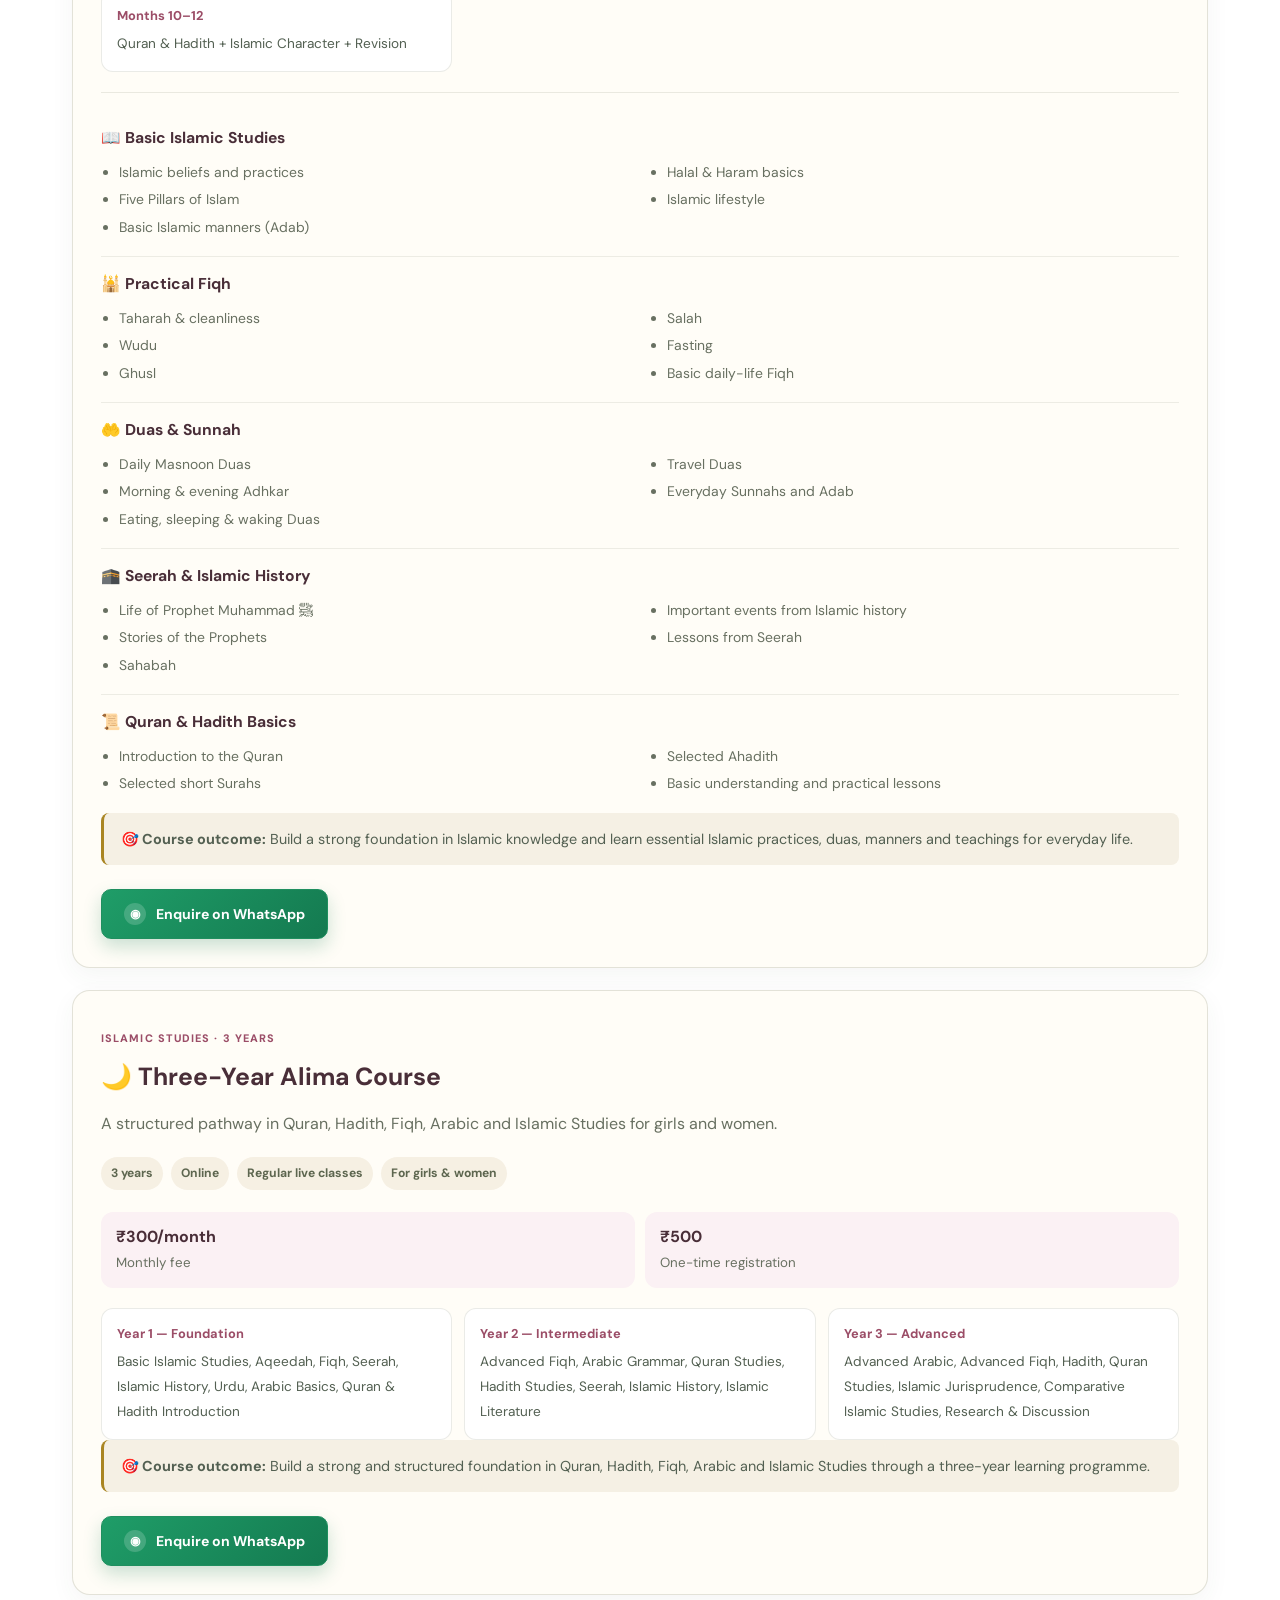
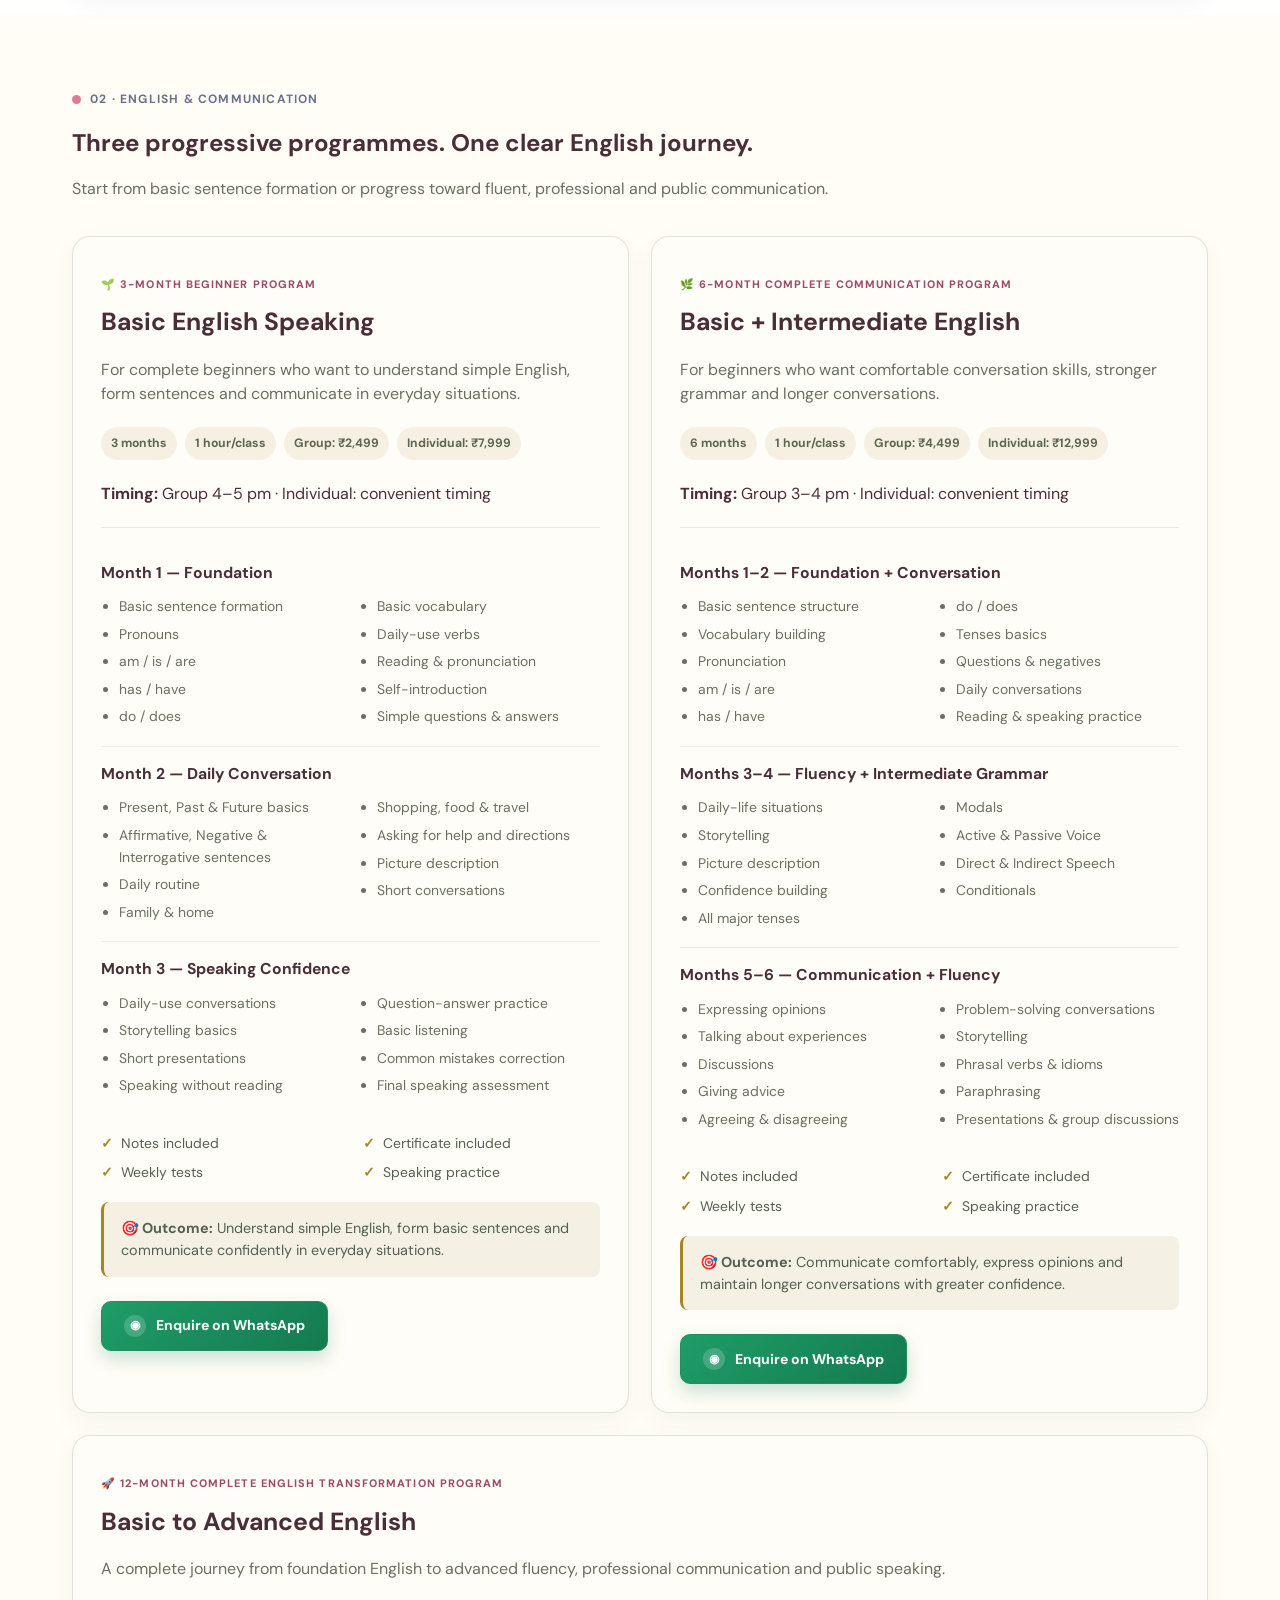
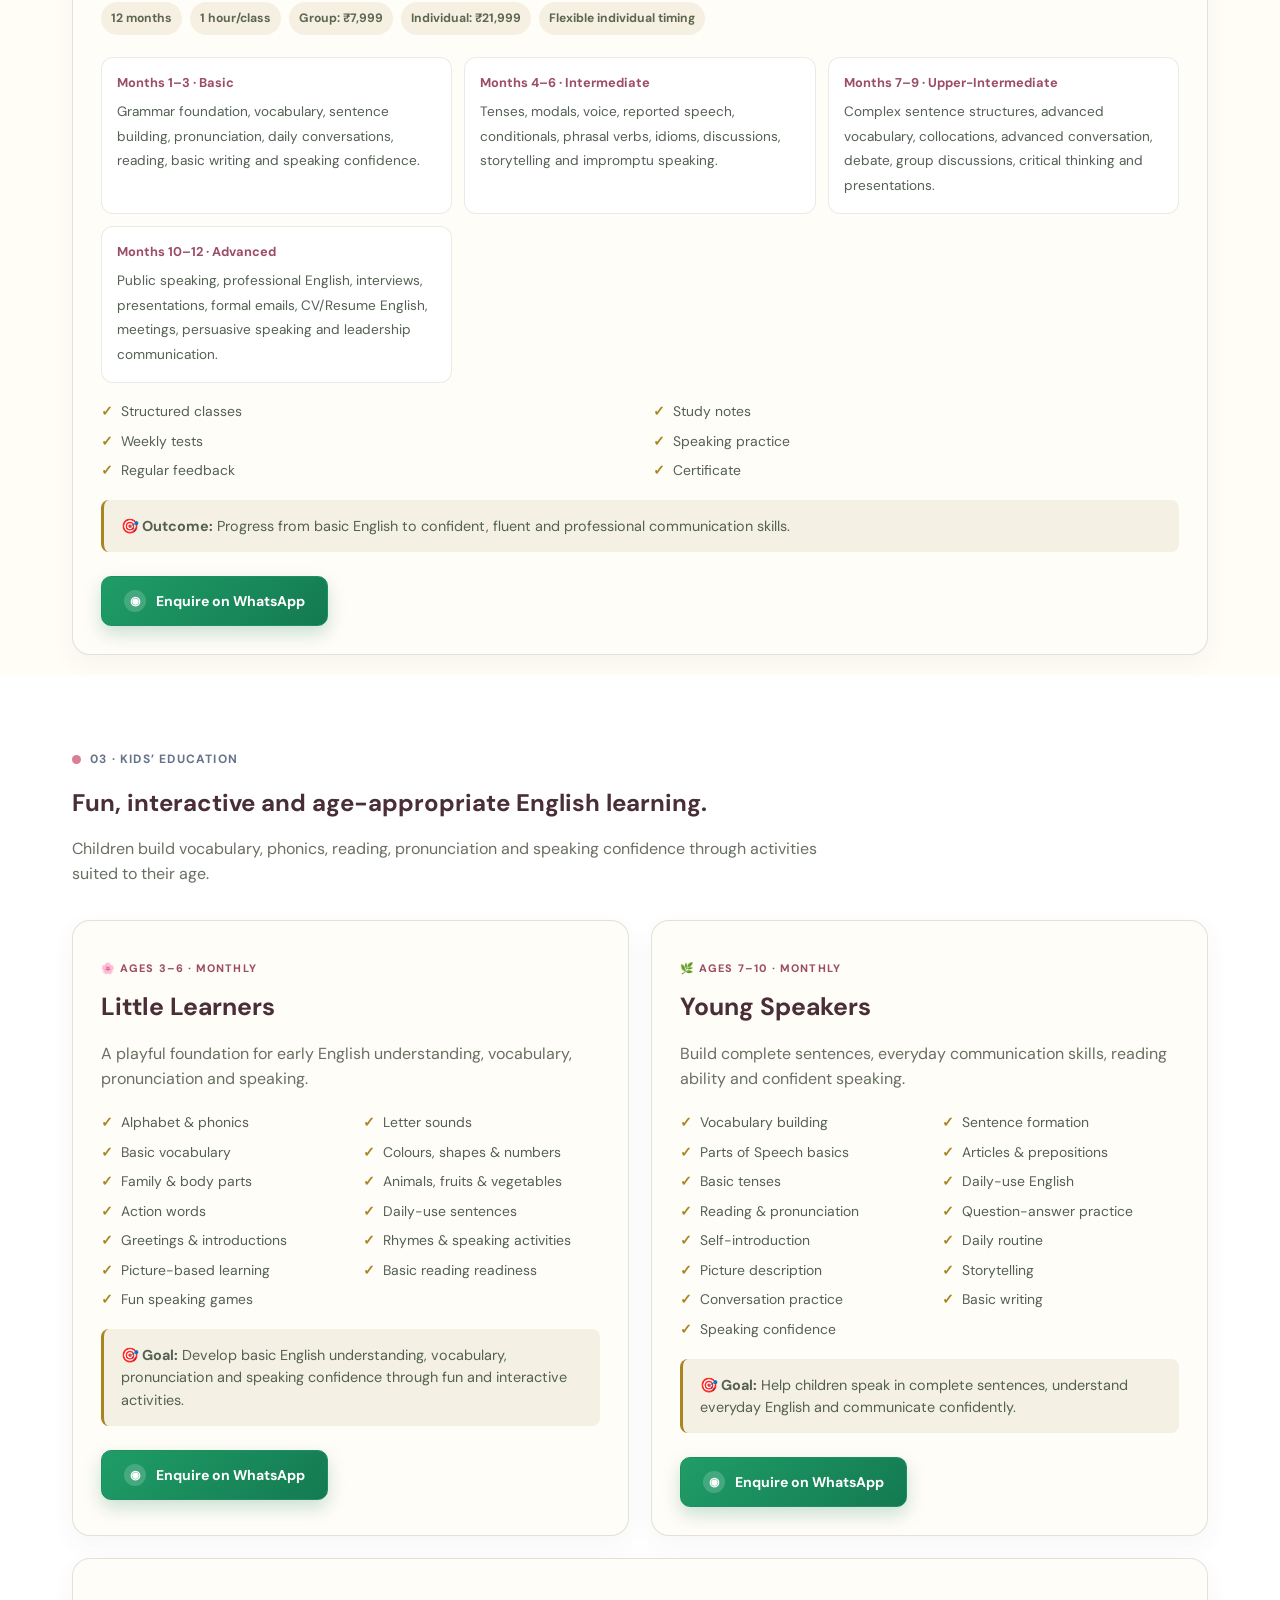
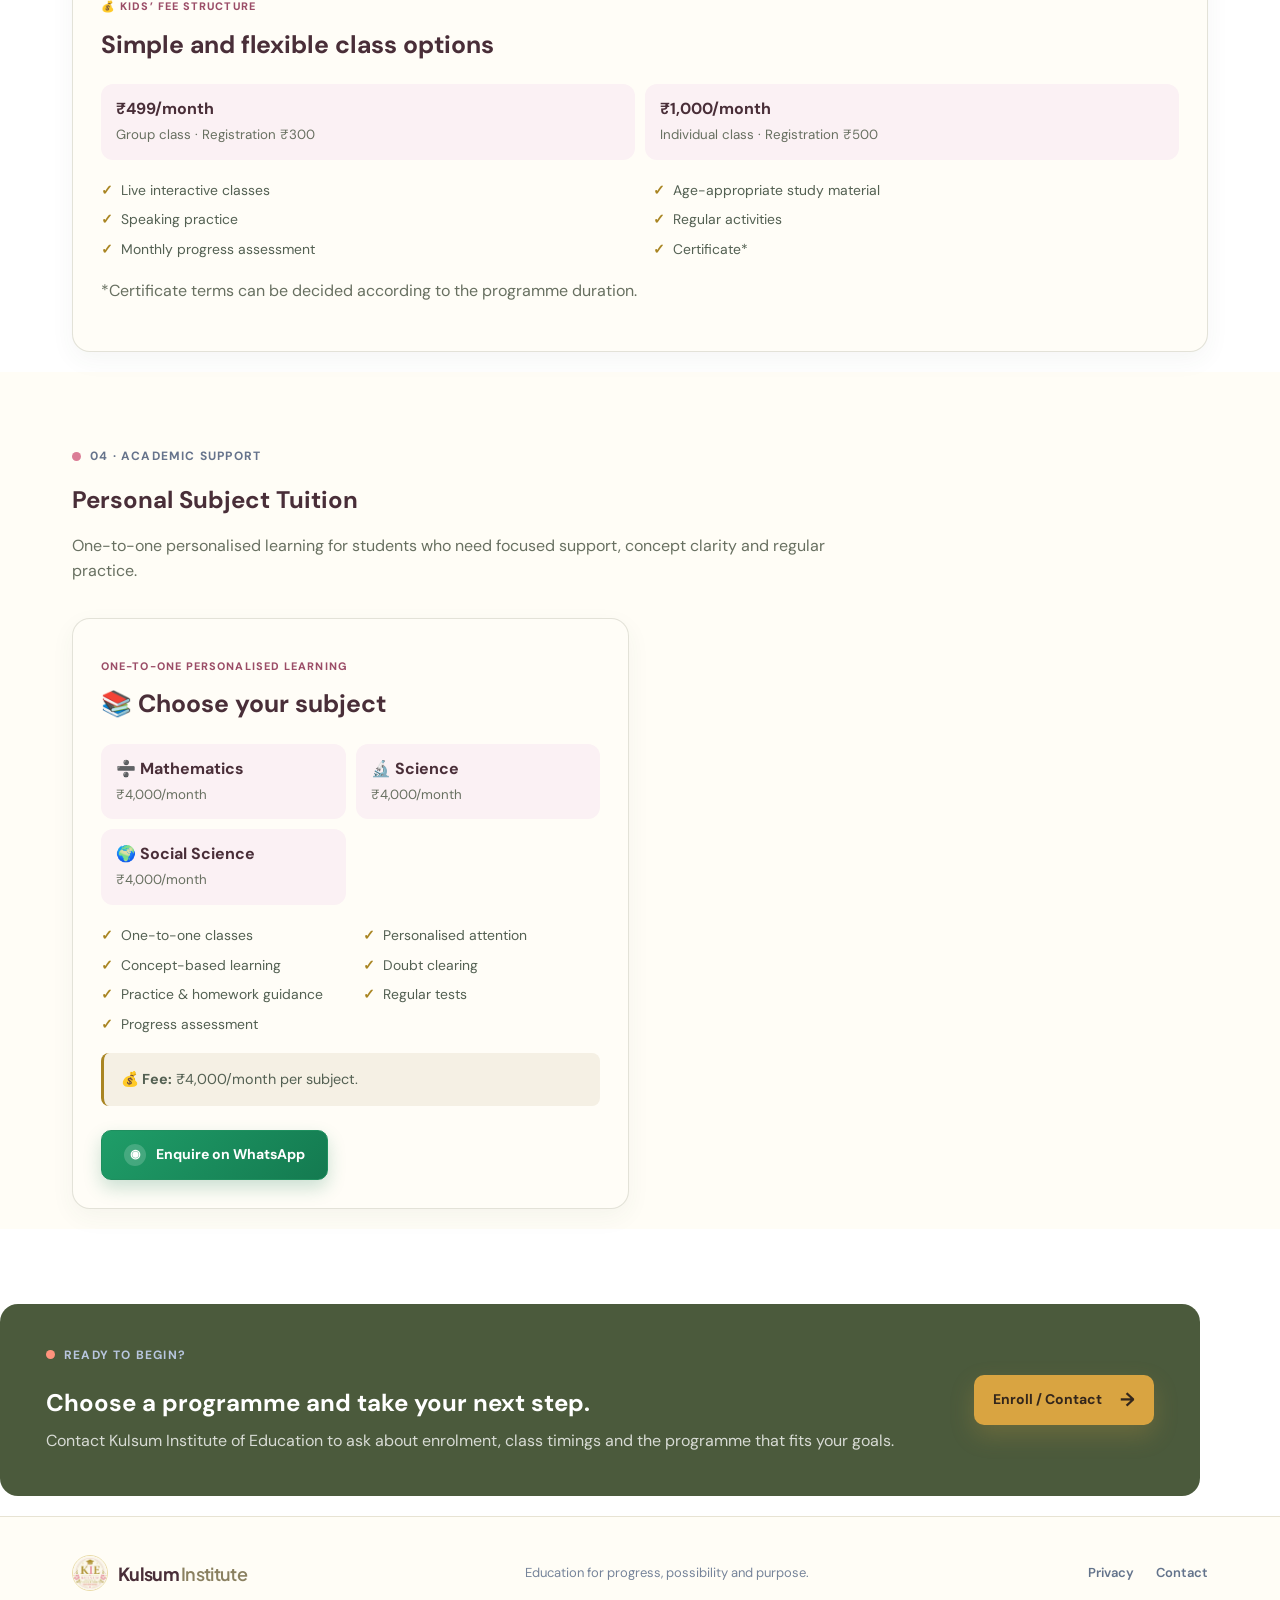
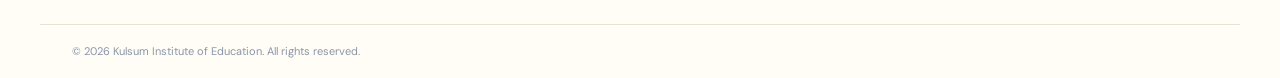
<file: courses.html>
<!DOCTYPE html>
<html lang="en">
<head>
<meta charset="UTF-8"><meta name="viewport" content="width=device-width, initial-scale=1.0">
<title>Courses | Kulsum Institute of Education</title>
<meta name="description" content="Explore Islamic education, Quran Tajweed, Arabic, English speaking, Kids English and personal subject tuition at Kulsum Institute of Education.">
<link rel="preconnect" href="https://fonts.googleapis.com"><link rel="preconnect" href="https://fonts.gstatic.com" crossorigin>
<link href="https://fonts.googleapis.com/css2?family=DM+Sans:wght@400;500;600;700&family=Plus+Jakarta+Sans:wght@600;700;800&display=swap" rel="stylesheet">
<link rel="stylesheet" href="institute.css"><script defer src="script.js"></script>
<style>
.course-hero{padding:86px 0 70px;background:linear-gradient(135deg,#fbf6ea 0%,#fffdf7 55%,#f8edf1 100%);border-bottom:1px solid rgba(82,91,59,.12)}
.course-hero h1{max-width:850px;margin:10px 0 14px}.course-hero>div>p:last-child{max-width:720px;font-size:1.05rem;color:#687061}
.course-nav{display:flex;flex-wrap:wrap;gap:10px;padding:28px 0 10px}.course-nav a{padding:10px 15px;border:1px solid rgba(82,91,59,.16);border-radius:999px;background:#fffdf7;color:#536052;font-size:.82rem;font-weight:700}.course-nav a:hover{border-color:#9b4d67;color:#9b4d67}
.catalogue-intro{display:flex;justify-content:space-between;align-items:end;gap:30px;margin:30px 0 45px}.catalogue-intro p{max-width:650px;margin:0;color:#687061}
.course-section{padding:75px 0 20px}.course-section-header{max-width:780px;margin-bottom:34px}.course-section-header h2{margin:8px 0 10px}.course-section-header>p:last-child{color:#687061}
.course-grid{display:grid;grid-template-columns:repeat(2,minmax(0,1fr));gap:22px}.course-card{background:#fffdf7;border:1px solid rgba(82,91,59,.16);border-radius:18px;padding:28px;box-shadow:0 8px 24px rgba(61,73,54,.05)}
.course-card.full{grid-column:1/-1}.course-card .course-label{font-size:.68rem;letter-spacing:.1em;font-weight:800;color:#9b4d67;text-transform:uppercase}.course-card h3{font-size:1.55rem;margin:8px 0}.course-card .lead{color:#687061;margin-bottom:20px}.course-meta{display:flex;flex-wrap:wrap;gap:8px;margin:0 0 22px}.course-meta span{font-size:.76rem;padding:7px 10px;background:#f6f0e3;border-radius:999px;color:#5d664f;font-weight:700}.course-fees{display:grid;grid-template-columns:repeat(2,1fr);gap:10px;margin:20px 0}.fee-box{padding:13px 15px;background:#fbf1f4;border-radius:12px}.fee-box strong{display:block;color:#492e38}.fee-box small{color:#687061}
.syllabus{margin-top:20px;border-top:1px solid rgba(82,91,59,.12);padding-top:18px}.level{padding:15px 0;border-bottom:1px solid rgba(82,91,59,.10)}.level:last-child{border-bottom:0}.level h4{margin:0 0 8px;font-size:.98rem;color:#492e38}.level ul{margin:0;padding-left:18px;color:#687061;columns:2;column-gap:35px}.level li{padding:3px 0;font-size:.87rem;break-inside:avoid}
.course-features{display:grid;grid-template-columns:repeat(2,1fr);gap:8px 25px;margin:18px 0;padding:0;list-style:none}.course-features li{font-size:.87rem;color:#536052}.course-features li::before{content:'✓';color:#a98522;font-weight:800;margin-right:8px}.outcome{padding:15px 17px;background:#f5f0e4;border-left:3px solid #a98522;border-radius:8px;color:#536052;font-size:.9rem}
.program-months{display:grid;grid-template-columns:repeat(3,1fr);gap:12px;margin-top:20px}.month-box{border:1px solid rgba(82,91,59,.12);padding:15px;border-radius:12px;background:#fff}.month-box strong{display:block;color:#9b4d67;font-size:.8rem;margin-bottom:6px}.month-box span{font-size:.85rem;color:#536052}
.cta-course{margin:75px 0 20px;padding:42px 46px;background:#4b5a3c;color:#fff;border-radius:18px;display:flex;align-items:center;justify-content:space-between;gap:25px}.cta-course h2{color:#fff;margin-bottom:8px}.cta-course p{color:rgba(255,255,255,.78);margin:0}.cta-course .inst-button{white-space:nowrap}
@media(max-width:900px){.course-grid{grid-template-columns:1fr}.course-card.full{grid-column:auto}.program-months{grid-template-columns:1fr}.catalogue-intro{align-items:start;flex-direction:column}.cta-course{flex-direction:column;align-items:flex-start}}
@media(max-width:600px){.course-hero{padding:60px 0 48px}.course-section{padding-top:55px}.course-card{padding:22px}.level ul{columns:1}.course-fees{grid-template-columns:1fr}.course-features{grid-template-columns:1fr}.cta-course{padding:30px 24px}}
</style>

<style>
/* Ready to begin CTA button — visible against the dark green panel */
.cta-course .inst-button-light,
.inst-cta .inst-button-light{
  background:#d9a441!important;
  color:#33261b!important;
  border-color:#d9a441!important;
  box-shadow:0 10px 24px rgba(217,164,65,.22);
}
.cta-course .inst-button-light:hover,
.inst-cta .inst-button-light:hover{
  background:#c58f2e!important;
  color:#fff!important;
  border-color:#c58f2e!important;
}
</style>

<style>
/* Course enquiry buttons — clear, polished and visible */
.course-enquiry-wrap{
  margin-top:24px;
  display:flex;
  align-items:center;
}
.whatsapp-enquiry{
  display:inline-flex !important;
  align-items:center;
  justify-content:center;
  gap:10px;
  min-height:48px;
  padding:13px 22px !important;
  border:1px solid #1f8f5f !important;
  border-radius:10px !important;
  background:linear-gradient(135deg,#1f9d68,#147a50) !important;
  color:#ffffff !important;
  font-family:inherit;
  font-size:.88rem;
  font-weight:700;
  line-height:1.2;
  text-decoration:none !important;
  box-shadow:0 8px 18px rgba(20,122,80,.22);
  transition:transform .2s ease, box-shadow .2s ease, background .2s ease;
  cursor:pointer;
}
.whatsapp-enquiry span{
  display:inline-flex;
  align-items:center;
  justify-content:center;
  width:22px;
  height:22px;
  border-radius:50%;
  background:rgba(255,255,255,.18);
  color:#fff;
  font-size:.78rem;
}
.whatsapp-enquiry:hover{
  background:linear-gradient(135deg,#168957,#0f6844) !important;
  color:#fff !important;
  transform:translateY(-2px);
  box-shadow:0 12px 24px rgba(20,122,80,.30);
}
.whatsapp-enquiry:focus-visible{
  outline:3px solid rgba(31,143,95,.25);
  outline-offset:3px;
}
@media(max-width:600px){
  .course-enquiry-wrap{width:100%;}
  .whatsapp-enquiry{width:100%;}
}
</style>

</head>
<body class="institute-site">
<header class="inst-header"><div class="inst-container inst-nav"><a class="inst-brand" href="index.html"><span class="inst-mark">K</span><span>Kulsum <b>Institute</b></span></a><nav aria-label="Main navigation"><ul class="inst-links"><li><a href="index.html">Home</a></li><li><a href="about.html">About us</a></li><li><a class="active" href="courses.html">Courses</a></li><li><a href="free-courses.html">Free resources</a></li><li><a href="contact.html">Contact</a></li></ul></nav><a class="inst-button inst-button-dark nav-cta" href="contact.html">Talk to us <span>→</span></a><button class="inst-menu" type="button" aria-label="Open navigation" aria-expanded="false"><span></span><span></span></button></div></header>
<main>
<section class="course-hero"><div class="inst-container"><p class="inst-kicker"><i></i> Our learning programmes</p><h1>Learn with a clear path from foundation to confidence.</h1><p>Explore Islamic education, Quran Tajweed, Arabic, English communication, Kids English and personalised subject tuition — with structured learning, regular practice and clear outcomes.</p></div></section>
<section class="inst-container"><nav class="course-nav" aria-label="Course categories"><a href="#islamic">Islamic Education</a><a href="#english">English &amp; Communication</a><a href="#kids">Kids’ Education</a><a href="#tuition">Personal Tuition</a></nav></section>

<section id="islamic" class="course-section"><div class="inst-container"><div class="course-section-header"><p class="inst-kicker"><i></i> 01 · Islamic Education</p><h2>Build a strong foundation in Qur’an and Islamic knowledge.</h2><p>Structured online programmes for girls and women, from essential Islamic studies to a three-year Alima pathway.</p></div><div class="course-grid">
<article class="course-card"><p class="course-label">Qur’an Recitation</p><h3>📖 Online Quran Tajweed Course</h3><p class="lead">Learn to recite the Qur’an correctly with regular live classes, pronunciation correction and practical reading.</p><div class="course-meta"><span>Online</span><span>Regular live classes</span><span>Group &amp; individual</span></div><div class="course-fees"><div class="fee-box"><strong>₹300/month</strong><small>Group class</small></div><div class="fee-box"><strong>₹1,000/month</strong><small>Individual class</small></div></div><details open><summary><strong>📚 Full Tajweed syllabus</strong></summary><div class="syllabus">
<div class="level"><h4>🌱 Level 1 — Tajweed Basics</h4><ul><li>Introduction to Tajweed</li><li>Importance &amp; benefits of Tajweed</li><li>Arabic letters (Huroof-e-Hija)</li><li>Harakat — Fatha, Kasra, Damma</li><li>Tanween</li><li>Sukoon</li><li>Shaddah</li><li>Maddah</li><li>Basic Quran reading practice</li></ul></div>
<div class="level"><h4>🔤 Level 2 — Makharij</h4><ul><li>Introduction to Makharij</li><li>5 major Makharij areas</li><li>Detailed Makharij of Arabic letters</li><li>Similar-sounding letters</li><li>Common pronunciation mistakes</li><li>Practical pronunciation correction</li></ul></div>
<div class="level"><h4>✨ Level 3 — Tajweed Rules</h4><ul><li>Noon Saakin &amp; Tanween</li><li>Izhar</li><li>Idgham</li><li>Iqlab</li><li>Ikhfa</li><li>Meem Saakin</li><li>Ikhfa Shafawi</li><li>Idgham Shafawi</li><li>Izhar Shafawi</li></ul></div>
<div class="level"><h4>🌙 Level 4 — Madd Rules</h4><ul><li>Madd Asli</li><li>Madd Far'i</li><li>Madd Muttasil</li><li>Madd Munfasil</li><li>Madd Lazim</li><li>Madd Aridh Lis-Sukoon</li><li>Madd Leen</li><li>Practical Madd exercises</li></ul></div>
<div class="level"><h4>🕌 Level 5 — Advanced Rules</h4><ul><li>Qalqalah</li><li>Tafkheem &amp; Tarqeeq</li><li>Rules of ر (Ra)</li><li>Rules of ل (Lam)</li><li>Heavy &amp; light letters</li><li>Laam Shamsiyyah &amp; Qamariyyah</li><li>Waqf &amp; Ibtida</li><li>Signs of stopping in the Quran</li></ul></div>
<div class="level"><h4>📚 Level 6 — Practical Quran Reading</h4><ul><li>Tajweed practice from short Surahs</li><li>Surah Al-Fatihah correction</li><li>Juz Amma practice</li><li>Fluency improvement</li><li>Individual pronunciation correction</li><li>Common Tajweed mistakes</li><li>Daily Quran reading practice</li><li>Final assessment &amp; correction</li></ul></div>
</div></details><ul class="course-features"><li>Weekly Tajweed tests</li><li>Individual reading assessment</li><li>Pronunciation correction</li><li>Final Tajweed test</li><li>Certificate of Completion</li></ul><div class="outcome"><strong>🎯 Course goal:</strong> Develop correct pronunciation, proper Tajweed and confident Quran recitation.</div>
<div class="course-enquiry-wrap"><a class="whatsapp-enquiry" href="https://wa.me/918279742671?text=Hello%20Kulsum%20Institute%20of%20Education%2C%20I%20am%20interested%20in%20the%20%F0%9F%93%96%20Online%20Quran%20Tajweed%20Course.%20Please%20share%20the%20course%20details%2C%20fees%20and%20enrollment%20process." target="_blank" rel="noopener"><span aria-hidden="true">◉</span> Enquire on WhatsApp</a></div></article>

<article class="course-card"><p class="course-label">Language &amp; Islamic Studies</p><h3>🔤 Arabic Language Course</h3><p class="lead">Progress from Arabic basics to grammar, conversation, Qur’anic vocabulary and translation practice.</p><div class="course-meta"><span>Beginner → Advanced</span><span>Reading</span><span>Speaking</span><span>Grammar</span></div><details open><summary><strong>📚 Full Arabic syllabus</strong></summary><div class="syllabus">
<div class="level"><h4>🌱 Level 1 — Arabic Basics</h4><ul><li>Introduction to Arabic Language</li><li>Arabic Alphabet — حروف الهجاء</li><li>Letter recognition &amp; writing</li><li>Harakat — Fatha, Kasra, Damma</li><li>Sukoon</li><li>Shaddah</li><li>Tanween</li><li>Madd letters</li><li>Connecting Arabic letters</li><li>Reading simple Arabic words</li></ul></div>
<div class="level"><h4>🗣️ Level 2 — Basic Vocabulary &amp; Conversation</h4><ul><li>Daily-use Arabic vocabulary</li><li>Greetings &amp; introductions</li><li>Family members</li><li>Numbers</li><li>Days &amp; months</li><li>Colours</li><li>Food &amp; drinks</li><li>Body parts</li><li>Home &amp; classroom vocabulary</li><li>Common Arabic phrases</li></ul></div>
<div class="level"><h4>🔤 Level 3 — Arabic Grammar</h4><ul><li>Ism, Fi‘l &amp; Harf</li><li>Noun — اسم</li><li>Verb — فعل</li><li>Particle — حرف</li><li>Masculine &amp; Feminine — مذكر/مؤنث</li><li>Singular, Dual &amp; Plural</li><li>Definite &amp; Indefinite nouns</li><li>Pronouns — ضمائر</li><li>Demonstrative pronouns — أسماء الإشارة</li><li>Possessive structures — إضافة</li></ul></div>
<div class="level"><h4>📖 Level 4 — Verb &amp; Sentence Formation</h4><ul><li>Past tense — فعل ماضي</li><li>Present/Future tense — فعل مضارع</li><li>Imperative — فعل أمر</li><li>Negative sentences</li><li>Question formation</li><li>Nominal sentence — جملة اسمية</li><li>Verbal sentence — جملة فعلية</li><li>Subject &amp; object</li><li>Basic prepositions</li><li>Sentence translation practice</li></ul></div>
<div class="level"><h4>🕌 Level 5 — Quranic &amp; Islamic Arabic</h4><ul><li>Common Quranic vocabulary</li><li>Understanding frequently used Quranic words</li><li>Basic Quranic sentence structures</li><li>Arabic vocabulary from Hadith</li><li>Islamic terminology</li><li>Reading &amp; understanding simple Islamic texts</li><li>Translation practice</li><li>Vocabulary revision</li></ul></div>
<div class="level"><h4>🚀 Level 6 — Advanced Arabic</h4><ul><li>Advanced grammar introduction</li><li>I‘rab — إعراب</li><li>Nouns and grammatical cases</li><li>Verb patterns — أوزان</li><li>Active &amp; passive forms</li><li>Adjectives &amp; agreement</li><li>Conjunctions &amp; particles</li><li>Reading Arabic paragraphs</li><li>Arabic-to-English/Urdu translation</li><li>English/Urdu-to-Arabic translation</li><li>Arabic conversation practice</li><li>Final assessment &amp; certificate</li></ul></div>
</div></details><ul class="course-features"><li>Speaking practice</li><li>Writing practice</li><li>Reading practice</li><li>Vocabulary building</li><li>Grammar exercises</li><li>Quranic &amp; Islamic Arabic</li><li>Weekly tests</li><li>Conversation practice</li></ul><div class="outcome"><strong>🎯 Course outcome:</strong> Build practical Arabic skills for reading, understanding, speaking and Islamic/Quranic study.</div>
<div class="course-enquiry-wrap"><a class="whatsapp-enquiry" href="https://wa.me/918279742671?text=Hello%20Kulsum%20Institute%20of%20Education%2C%20I%20am%20interested%20in%20the%20%F0%9F%94%A4%20Arabic%20Language%20Course.%20Please%20share%20the%20course%20details%2C%20fees%20and%20enrollment%20process." target="_blank" rel="noopener"><span aria-hidden="true">◉</span> Enquire on WhatsApp</a></div></article>

<article class="course-card full"><p class="course-label">Islamic Studies · 12 Months</p><h3>🌙 One-Year Islamiyat Course</h3><p class="lead">Learn essential Islamic beliefs, practices, Seerah, duas, Sunnah, Quran and Hadith through a structured one-year programme.</p><div class="course-meta"><span>12 months</span><span>Online</span><span>Regular live classes</span><span>For girls &amp; women</span></div><div class="course-fees"><div class="fee-box"><strong>₹300/month</strong><small>Monthly fee</small></div><div class="fee-box"><strong>₹500</strong><small>One-time registration</small></div></div><div class="program-months"><div class="month-box"><strong>Months 1–3</strong><span>Islamic Foundations + Aqeedah Basics</span></div><div class="month-box"><strong>Months 4–6</strong><span>Taharah + Salah + Practical Fiqh</span></div><div class="month-box"><strong>Months 7–9</strong><span>Seerah + Islamic History + Duas &amp; Sunnah</span></div><div class="month-box"><strong>Months 10–12</strong><span>Quran &amp; Hadith + Islamic Character + Revision</span></div></div><div class="syllabus"><div class="level"><h4>📖 Basic Islamic Studies</h4><ul><li>Islamic beliefs and practices</li><li>Five Pillars of Islam</li><li>Basic Islamic manners (Adab)</li><li>Halal &amp; Haram basics</li><li>Islamic lifestyle</li></ul></div><div class="level"><h4>🕌 Practical Fiqh</h4><ul><li>Taharah &amp; cleanliness</li><li>Wudu</li><li>Ghusl</li><li>Salah</li><li>Fasting</li><li>Basic daily-life Fiqh</li></ul></div><div class="level"><h4>🤲 Duas &amp; Sunnah</h4><ul><li>Daily Masnoon Duas</li><li>Morning &amp; evening Adhkar</li><li>Eating, sleeping &amp; waking Duas</li><li>Travel Duas</li><li>Everyday Sunnahs and Adab</li></ul></div><div class="level"><h4>🕋 Seerah &amp; Islamic History</h4><ul><li>Life of Prophet Muhammad ﷺ</li><li>Stories of the Prophets</li><li>Sahabah</li><li>Important events from Islamic history</li><li>Lessons from Seerah</li></ul></div><div class="level"><h4>📜 Quran &amp; Hadith Basics</h4><ul><li>Introduction to the Quran</li><li>Selected short Surahs</li><li>Selected Ahadith</li><li>Basic understanding and practical lessons</li></ul></div></div><div class="outcome"><strong>🎯 Course outcome:</strong> Build a strong foundation in Islamic knowledge and learn essential Islamic practices, duas, manners and teachings for everyday life.</div>
<div class="course-enquiry-wrap"><a class="whatsapp-enquiry" href="https://wa.me/918279742671?text=Hello%20Kulsum%20Institute%20of%20Education%2C%20I%20am%20interested%20in%20the%20%F0%9F%8C%99%20One-Year%20Islamiyat%20Course.%20Please%20share%20the%20course%20details%2C%20fees%20and%20enrollment%20process." target="_blank" rel="noopener"><span aria-hidden="true">◉</span> Enquire on WhatsApp</a></div></article>

<article class="course-card full"><p class="course-label">Islamic Studies · 3 Years</p><h3>🌙 Three-Year Alima Course</h3><p class="lead">A structured pathway in Quran, Hadith, Fiqh, Arabic and Islamic Studies for girls and women.</p><div class="course-meta"><span>3 years</span><span>Online</span><span>Regular live classes</span><span>For girls &amp; women</span></div><div class="course-fees"><div class="fee-box"><strong>₹300/month</strong><small>Monthly fee</small></div><div class="fee-box"><strong>₹500</strong><small>One-time registration</small></div></div><div class="program-months"><div class="month-box"><strong>Year 1 — Foundation</strong><span>Basic Islamic Studies, Aqeedah, Fiqh, Seerah, Islamic History, Urdu, Arabic Basics, Quran &amp; Hadith Introduction</span></div><div class="month-box"><strong>Year 2 — Intermediate</strong><span>Advanced Fiqh, Arabic Grammar, Quran Studies, Hadith Studies, Seerah, Islamic History, Islamic Literature</span></div><div class="month-box"><strong>Year 3 — Advanced</strong><span>Advanced Arabic, Advanced Fiqh, Hadith, Quran Studies, Islamic Jurisprudence, Comparative Islamic Studies, Research &amp; Discussion</span></div></div><div class="outcome"><strong>🎯 Course outcome:</strong> Build a strong and structured foundation in Quran, Hadith, Fiqh, Arabic and Islamic Studies through a three-year learning programme.</div><div class="course-enquiry-wrap"><a class="whatsapp-enquiry" href="https://wa.me/918279742671?text=Hello%20Kulsum%20Institute%20of%20Education%2C%20I%20am%20interested%20in%20the%20%F0%9F%8C%99%20Three-Year%20Alima%20Course.%20Please%20share%20the%20course%20details%2C%20fees%20and%20enrollment%20process." target="_blank" rel="noopener"><span aria-hidden="true">◉</span> Enquire on WhatsApp</a></div></article>
</div></div></section>

<section id="english" class="course-section inst-surface"><div class="inst-container"><div class="course-section-header"><p class="inst-kicker"><i></i> 02 · English &amp; Communication</p><h2>Three progressive programmes. One clear English journey.</h2><p>Start from basic sentence formation or progress toward fluent, professional and public communication.</p></div><div class="course-grid">
<article class="course-card"><p class="course-label">🌱 3-Month Beginner Program</p><h3>Basic English Speaking</h3><p class="lead">For complete beginners who want to understand simple English, form sentences and communicate in everyday situations.</p><div class="course-meta"><span>3 months</span><span>1 hour/class</span><span>Group: ₹2,499</span><span>Individual: ₹7,999</span></div><p><strong>Timing:</strong> Group 4–5 pm · Individual: convenient timing</p><div class="syllabus"><div class="level"><h4>Month 1 — Foundation</h4><ul><li>Basic sentence formation</li><li>Pronouns</li><li>am / is / are</li><li>has / have</li><li>do / does</li><li>Basic vocabulary</li><li>Daily-use verbs</li><li>Reading &amp; pronunciation</li><li>Self-introduction</li><li>Simple questions &amp; answers</li></ul></div><div class="level"><h4>Month 2 — Daily Conversation</h4><ul><li>Present, Past &amp; Future basics</li><li>Affirmative, Negative &amp; Interrogative sentences</li><li>Daily routine</li><li>Family &amp; home</li><li>Shopping, food &amp; travel</li><li>Asking for help and directions</li><li>Picture description</li><li>Short conversations</li></ul></div><div class="level"><h4>Month 3 — Speaking Confidence</h4><ul><li>Daily-use conversations</li><li>Storytelling basics</li><li>Short presentations</li><li>Speaking without reading</li><li>Question-answer practice</li><li>Basic listening</li><li>Common mistakes correction</li><li>Final speaking assessment</li></ul></div></div><ul class="course-features"><li>Notes included</li><li>Certificate included</li><li>Weekly tests</li><li>Speaking practice</li></ul><div class="outcome"><strong>🎯 Outcome:</strong> Understand simple English, form basic sentences and communicate confidently in everyday situations.</div>
<div class="course-enquiry-wrap"><a class="whatsapp-enquiry" href="https://wa.me/918279742671?text=Hello%20Kulsum%20Institute%20of%20Education%2C%20I%20am%20interested%20in%20the%20Basic%20English%20Speaking.%20Please%20share%20the%20course%20details%2C%20fees%20and%20enrollment%20process." target="_blank" rel="noopener"><span aria-hidden="true">◉</span> Enquire on WhatsApp</a></div></article>

<article class="course-card"><p class="course-label">🌿 6-Month Complete Communication Program</p><h3>Basic + Intermediate English</h3><p class="lead">For beginners who want comfortable conversation skills, stronger grammar and longer conversations.</p><div class="course-meta"><span>6 months</span><span>1 hour/class</span><span>Group: ₹4,499</span><span>Individual: ₹12,999</span></div><p><strong>Timing:</strong> Group 3–4 pm · Individual: convenient timing</p><div class="syllabus"><div class="level"><h4>Months 1–2 — Foundation + Conversation</h4><ul><li>Basic sentence structure</li><li>Vocabulary building</li><li>Pronunciation</li><li>am / is / are</li><li>has / have</li><li>do / does</li><li>Tenses basics</li><li>Questions &amp; negatives</li><li>Daily conversations</li><li>Reading &amp; speaking practice</li></ul></div><div class="level"><h4>Months 3–4 — Fluency + Intermediate Grammar</h4><ul><li>Daily-life situations</li><li>Storytelling</li><li>Picture description</li><li>Confidence building</li><li>All major tenses</li><li>Modals</li><li>Active &amp; Passive Voice</li><li>Direct &amp; Indirect Speech</li><li>Conditionals</li></ul></div><div class="level"><h4>Months 5–6 — Communication + Fluency</h4><ul><li>Expressing opinions</li><li>Talking about experiences</li><li>Discussions</li><li>Giving advice</li><li>Agreeing &amp; disagreeing</li><li>Problem-solving conversations</li><li>Storytelling</li><li>Phrasal verbs &amp; idioms</li><li>Paraphrasing</li><li>Presentations &amp; group discussions</li></ul></div></div><ul class="course-features"><li>Notes included</li><li>Certificate included</li><li>Weekly tests</li><li>Speaking practice</li></ul><div class="outcome"><strong>🎯 Outcome:</strong> Communicate comfortably, express opinions and maintain longer conversations with greater confidence.</div>
<div class="course-enquiry-wrap"><a class="whatsapp-enquiry" href="https://wa.me/918279742671?text=Hello%20Kulsum%20Institute%20of%20Education%2C%20I%20am%20interested%20in%20the%20Basic%20%2B%20Intermediate%20English.%20Please%20share%20the%20course%20details%2C%20fees%20and%20enrollment%20process." target="_blank" rel="noopener"><span aria-hidden="true">◉</span> Enquire on WhatsApp</a></div></article>

<article class="course-card full"><p class="course-label">🚀 12-Month Complete English Transformation Program</p><h3>Basic to Advanced English</h3><p class="lead">A complete journey from foundation English to advanced fluency, professional communication and public speaking.</p><div class="course-meta"><span>12 months</span><span>1 hour/class</span><span>Group: ₹7,999</span><span>Individual: ₹21,999</span><span>Flexible individual timing</span></div><div class="program-months"><div class="month-box"><strong>Months 1–3 · Basic</strong><span>Grammar foundation, vocabulary, sentence building, pronunciation, daily conversations, reading, basic writing and speaking confidence.</span></div><div class="month-box"><strong>Months 4–6 · Intermediate</strong><span>Tenses, modals, voice, reported speech, conditionals, phrasal verbs, idioms, discussions, storytelling and impromptu speaking.</span></div><div class="month-box"><strong>Months 7–9 · Upper-Intermediate</strong><span>Complex sentence structures, advanced vocabulary, collocations, advanced conversation, debate, group discussions, critical thinking and presentations.</span></div><div class="month-box"><strong>Months 10–12 · Advanced</strong><span>Public speaking, professional English, interviews, presentations, formal emails, CV/Resume English, meetings, persuasive speaking and leadership communication.</span></div></div><ul class="course-features"><li>Structured classes</li><li>Study notes</li><li>Weekly tests</li><li>Speaking practice</li><li>Regular feedback</li><li>Certificate</li></ul><div class="outcome"><strong>🎯 Outcome:</strong> Progress from basic English to confident, fluent and professional communication skills.</div><div class="course-enquiry-wrap"><a class="whatsapp-enquiry" href="https://wa.me/918279742671?text=Hello%20Kulsum%20Institute%20of%20Education%2C%20I%20am%20interested%20in%20the%20Basic%20to%20Advanced%20English.%20Please%20share%20the%20course%20details%2C%20fees%20and%20enrollment%20process." target="_blank" rel="noopener"><span aria-hidden="true">◉</span> Enquire on WhatsApp</a></div></article>
</div></div></section>

<section id="kids" class="course-section"><div class="inst-container"><div class="course-section-header"><p class="inst-kicker"><i></i> 03 · Kids’ Education</p><h2>Fun, interactive and age-appropriate English learning.</h2><p>Children build vocabulary, phonics, reading, pronunciation and speaking confidence through activities suited to their age.</p>
</div><div class="course-grid">
<article class="course-card"><p class="course-label">🌸 Ages 3–6 · Monthly</p><h3>Little Learners</h3><p class="lead">A playful foundation for early English understanding, vocabulary, pronunciation and speaking.</p><ul class="course-features"><li>Alphabet &amp; phonics</li><li>Letter sounds</li><li>Basic vocabulary</li><li>Colours, shapes &amp; numbers</li><li>Family &amp; body parts</li><li>Animals, fruits &amp; vegetables</li><li>Action words</li><li>Daily-use sentences</li><li>Greetings &amp; introductions</li><li>Rhymes &amp; speaking activities</li><li>Picture-based learning</li><li>Basic reading readiness</li><li>Fun speaking games</li></ul><div class="outcome"><strong>🎯 Goal:</strong> Develop basic English understanding, vocabulary, pronunciation and speaking confidence through fun and interactive activities.</div>
<div class="course-enquiry-wrap"><a class="whatsapp-enquiry" href="https://wa.me/918279742671?text=Hello%20Kulsum%20Institute%20of%20Education%2C%20I%20am%20interested%20in%20the%20Little%20Learners.%20Please%20share%20the%20course%20details%2C%20fees%20and%20enrollment%20process." target="_blank" rel="noopener"><span aria-hidden="true">◉</span> Enquire on WhatsApp</a></div></article>
<article class="course-card"><p class="course-label">🌿 Ages 7–10 · Monthly</p><h3>Young Speakers</h3><p class="lead">Build complete sentences, everyday communication skills, reading ability and confident speaking.</p><ul class="course-features"><li>Vocabulary building</li><li>Sentence formation</li><li>Parts of Speech basics</li><li>Articles &amp; prepositions</li><li>Basic tenses</li><li>Daily-use English</li><li>Reading &amp; pronunciation</li><li>Question-answer practice</li><li>Self-introduction</li><li>Daily routine</li><li>Picture description</li><li>Storytelling</li><li>Conversation practice</li><li>Basic writing</li><li>Speaking confidence</li></ul><div class="outcome"><strong>🎯 Goal:</strong> Help children speak in complete sentences, understand everyday English and communicate confidently.</div><div class="course-enquiry-wrap"><a class="whatsapp-enquiry" href="https://wa.me/918279742671?text=Hello%20Kulsum%20Institute%20of%20Education%2C%20I%20am%20interested%20in%20the%20Young%20Speakers.%20Please%20share%20the%20course%20details%2C%20fees%20and%20enrollment%20process." target="_blank" rel="noopener"><span aria-hidden="true">◉</span> Enquire on WhatsApp</a></div></article>
<article class="course-card full"><p class="course-label">💰 Kids’ Fee Structure</p><h3>Simple and flexible class options</h3><div class="course-fees"><div class="fee-box"><strong>₹499/month</strong><small>Group class · Registration ₹300</small></div><div class="fee-box"><strong>₹1,000/month</strong><small>Individual class · Registration ₹500</small></div></div><ul class="course-features"><li>Live interactive classes</li><li>Age-appropriate study material</li><li>Speaking practice</li><li>Regular activities</li><li>Monthly progress assessment</li><li>Certificate*</li></ul><p class="lead">*Certificate terms can be decided according to the programme duration.</p></article>
</div></div>
</section>

<section id="tuition" class="course-section inst-surface"><div class="inst-container"><div class="course-section-header"><p class="inst-kicker"><i></i> 04 · Academic Support</p><h2>Personal Subject Tuition</h2><p>One-to-one personalised learning for students who need focused support, concept clarity and regular practice.</p></div><div class="course-grid"><article class="course-card"><p class="course-label">One-to-One Personalised Learning</p><h3>📚 Choose your subject</h3><div class="course-fees"><div class="fee-box"><strong>➗ Mathematics</strong><small>₹4,000/month</small></div><div class="fee-box"><strong>🔬 Science</strong><small>₹4,000/month</small></div><div class="fee-box"><strong>🌍 Social Science</strong><small>₹4,000/month</small></div></div><ul class="course-features"><li>One-to-one classes</li><li>Personalised attention</li><li>Concept-based learning</li><li>Doubt clearing</li><li>Practice &amp; homework guidance</li><li>Regular tests</li><li>Progress assessment</li></ul><div class="outcome"><strong>💰 Fee:</strong> ₹4,000/month per subject.</div><div class="course-enquiry-wrap"><a class="whatsapp-enquiry" href="https://wa.me/918279742671?text=Hello%20Kulsum%20Institute%20of%20Education%2C%20I%20am%20interested%20in%20the%20Personal%20Subject%20Tuition.%20Please%20share%20the%20course%20details%2C%20fees%20and%20enrollment%20process." target="_blank" rel="noopener"><span aria-hidden="true">◉</span> Enquire on WhatsApp</a></div></article></div></div></section>

<section class="inst-container cta-course"><div><p class="inst-kicker light"><i></i> Ready to begin?</p><h2>Choose a programme and take your next step.</h2><p>Contact Kulsum Institute of Education to ask about enrolment, class timings and the programme that fits your goals.</p></div><a class="inst-button inst-button-light" href="contact.html">Enroll / Contact <span>→</span></a>

</section>
</main>
<footer class="inst-footer"><div class="inst-container footer-row"><a class="inst-brand" href="index.html"><span class="inst-mark">K</span><span>Kulsum <b>Institute</b></span></a><p>Education for progress, possibility and purpose.</p><div><a href="privacy-policy.html">Privacy</a><a href="contact.html">Contact</a></div></div><div class="inst-container copyright-row">© 2026 Kulsum Institute of Education. All rights reserved.</div></footer>
</body></html>
</file>
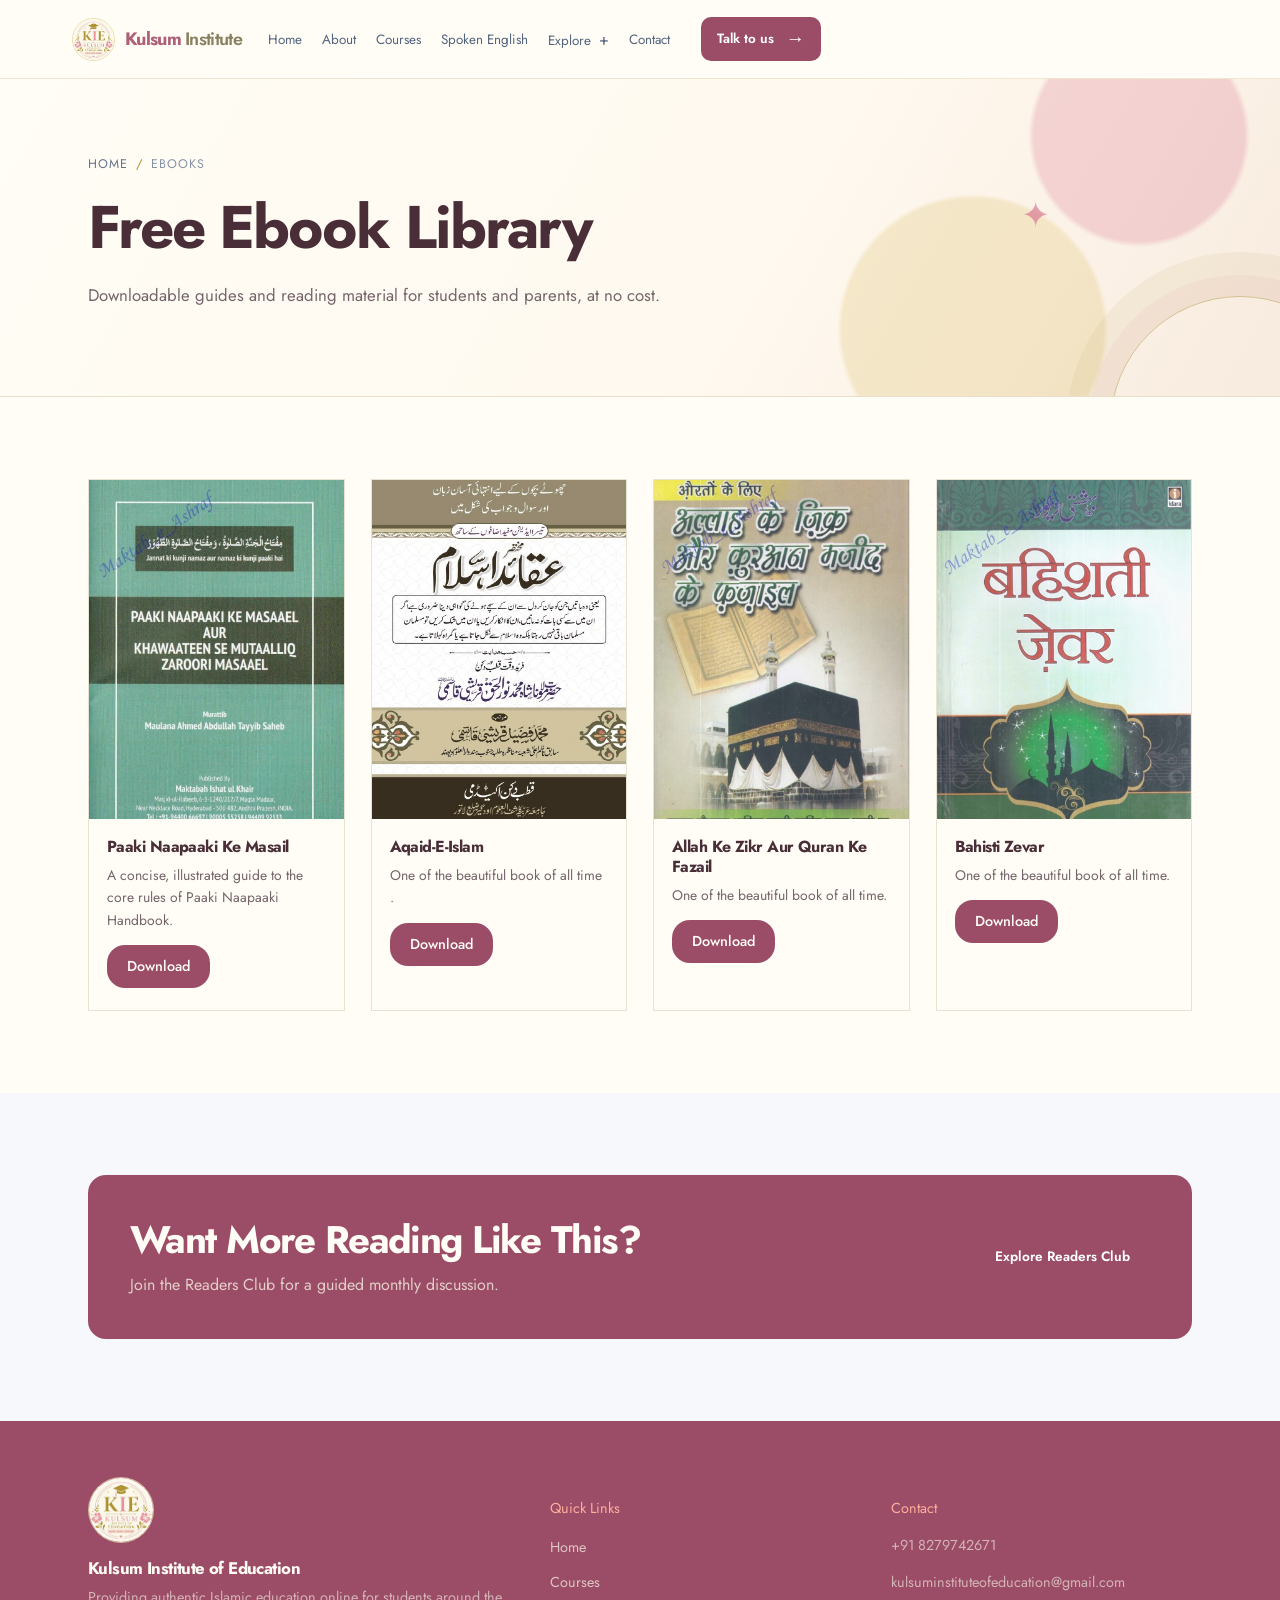
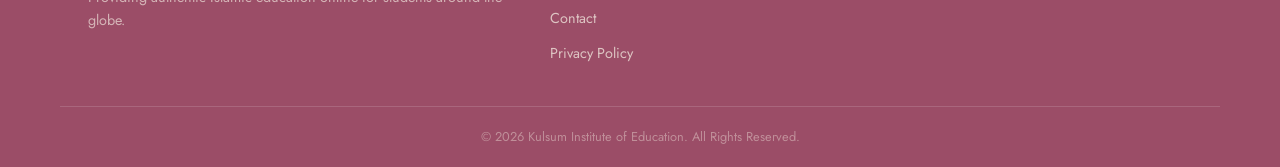
<file: ebooks.html>
<!DOCTYPE html>
<html lang="en">
<head>
<meta charset="UTF-8">
<meta name="viewport" content="width=device-width, initial-scale=1.0">
<title>Ebooks | Kulsum Institute of Education</title>
<meta name="description" content="Download free Islamic ebooks from Kulsum Institute of Education — Tajweed basics, Duas, and stories for children.">
<link rel="preconnect" href="https://fonts.googleapis.com">
<link href="https://fonts.googleapis.com/css2?family=Amiri:wght@400;700&family=Jost:wght@400;500;600;700&display=swap" rel="stylesheet">
<link rel="stylesheet" href="style.css">
<link rel="stylesheet" href="institute.css">
<script defer src="script.js"></script>
</head>
<body>

<div class="topbar"><div class="container topbar-inner"><span class="topbar-phrase">بِسْمِ اللّهِ الرَّحْمَٰنِ الرَّحِيمِ</span><span class="topbar-contact"><a href="tel:+918279742671">+91 8279742671</a><a href="mailto:info@kulsuminstituteofeducation.com">info@kulsuminstituteofeducation.com</a></span></div></div>
<header class="site-header">
<div class="container nav-wrap">
<a href="index.html" class="brand">
<div class="brand-logo"><img src="assets/logo/logo.jpg" alt="Kulsum Institute of Education"></div>
<div class="brand-text"><h2>Kulsum Institute of Education</h2><p>Education & Learning</p></div>
</a>
<nav>
<ul class="nav-links">
<li><a href="index.html">Home</a></li>
<li><a href="about.html">About</a></li>
<li><a href="courses.html">Courses</a></li><li><a href="spoken-english.html">Spoken English</a></li>
<li><a href="free-courses.html">Free Courses</a></li>
<li><a href="free-test.html">Free Test</a></li>
<li><a href="workshop.html">Workshop</a></li>
<li><a href="readers-club.html">Readers Club</a></li>
<li><a href="ebooks.html" class="active">Ebooks</a></li>
<li><a href="contact.html">Contact</a></li>
</ul>
</nav>
<a href="contact.html" class="btn btn-gold header-cta">Enroll Now</a>
<button class="nav-toggle" aria-label="Toggle menu" aria-expanded="false"><span></span><span></span><span></span></button>
</div>
</header>

<section class="page-hero">
<div class="container">
<div class="breadcrumb"><a href="index.html">Home</a><span>/</span>Ebooks</div>
<h1>Free Ebook Library</h1>
<p>Downloadable guides and reading material for students and parents, at no cost.</p>
</div>
</section>

<section class="section">
<div class="container">
<div class="ebook-grid">

<div class="ebook-card">
<img class="ebook-cover" src="assets/ebooks/paakinapaki.jpg" alt="Tajweed Basics Handbook cover">
<div class="ebook-card-body">
<h3>Paaki Naapaaki Ke Masail</h3>
<p>A concise, illustrated guide to the core rules of Paaki Naapaaki Handbook.</p>
<a href="assets/pdfs/005PaakiNaapaakiKeMasailAurKhawateinKeMutaalliqZaroori.pdf" class="download-btn" download>Download</a>
</div>
</div>

<div class="ebook-card">
<img class="ebook-cover" src="assets/ebooks/aqaideislam.jpg" alt="Daily Duas Handbook cover">
<div class="ebook-card-body">
<h3>Aqaid-E-Islam</h3>
<p>One of the beautiful book of all time .</p>
<a href="assets/pdfs/MUKHTASAR_AQAIQ_E_ISLAM.pdf" class="download-btn" download>Download</a>
</div>
</div>

<div class="ebook-card">
<img class="ebook-cover" src="assets/ebooks/zikraurquran.jpg" alt="Stories of the Prophets for Kids cover">
<div class="ebook-card-body">
<h3>Allah Ke Zikr Aur Quran Ke Fazail</h3>
<p>One of the beautiful book of all time.</p>
<a href="assets/pdfs/013AllahKeZikrAurQuranKeFazail.pdf" class="download-btn" download>Download</a>
</div>
</div>

<div class="ebook-card">
<img class="ebook-cover" src="assets/ebooks/bahistizevar.jpg" alt="Islamic Manners for Kids cover">
<div class="ebook-card-body">
<h3>Bahisti Zevar</h3>
<p>One of the beautiful book of all time.</p>
<a href="assets/pdfs/029BahistiZevar.pdf" class="download-btn" download>Download</a>
</div>
</div>

</div>
</div>
</section>

<section class="section section-alt">
<div class="container">
<div class="promo-banner">
<div>
<h2>Want More Reading Like This?</h2>
<p>Join the Readers Club for a guided monthly discussion.</p>
</div>
<a href="readers-club.html" class="btn btn-gold">Explore Readers Club</a>
</div>
</div>
</section>

<footer class="site-footer">
<div class="container footer-grid">
<div>
<h3>Kulsum Institute of Education</h3>
<p>Providing authentic Islamic education online for students around the globe.</p>
</div>
<div>
<h4>Quick Links</h4>
<ul>
<li><a href="index.html">Home</a></li>
<li><a href="courses.html">Courses</a></li>
<li><a href="contact.html">Contact</a></li>
<li><a href="privacy-policy.html">Privacy Policy</a></li>
</ul>
</div>
<div>
<h4>Contact</h4>
<p>+91 8279742671</p>
<p>kulsuminstituteofeducation@gmail.com</p>
</div>
</div>
<div class="copyright">&copy; 2026 Kulsum Institute of Education. All Rights Reserved.</div>
</footer>

</body>
</html>
</file>
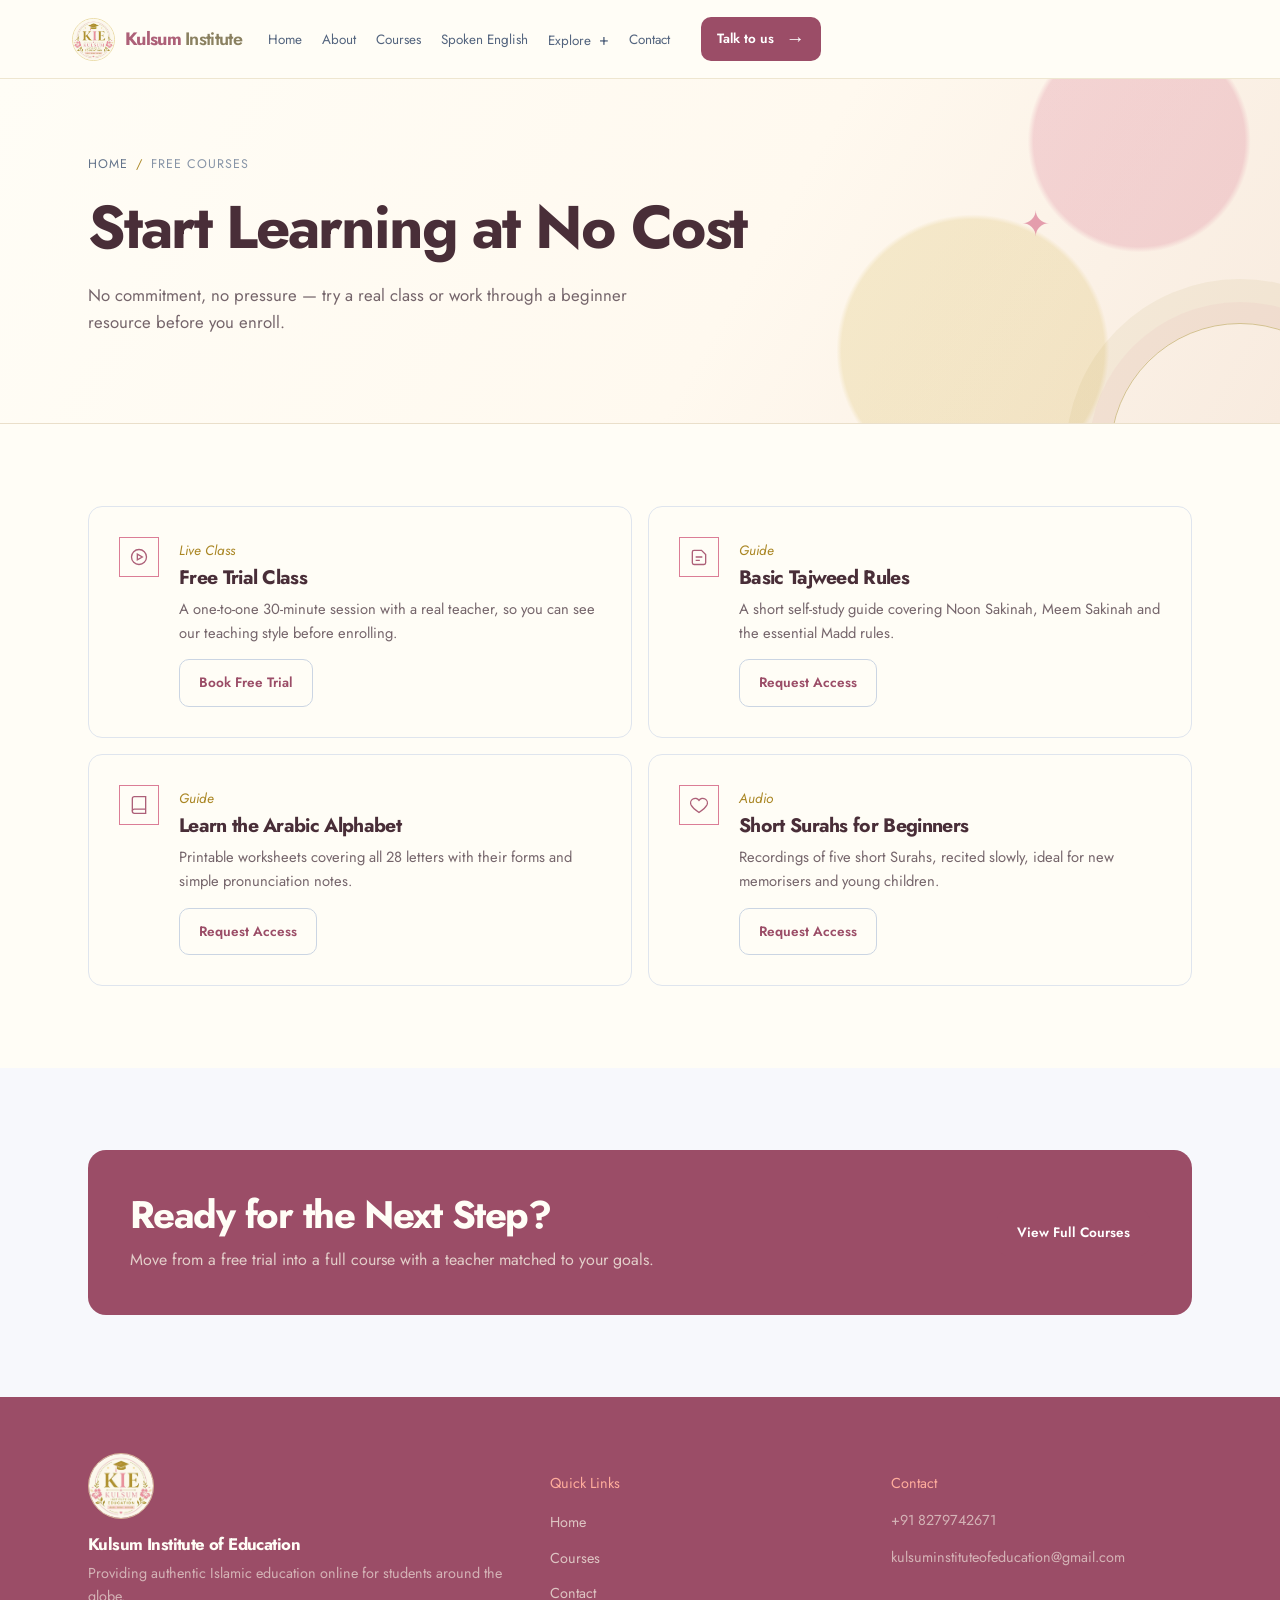
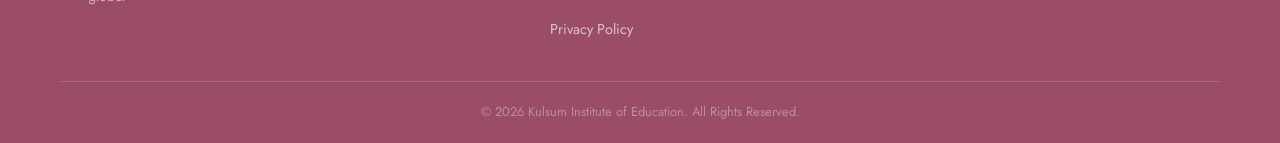
<file: free-courses.html>
<!DOCTYPE html>
<html lang="en">
<head>
<meta charset="UTF-8">
<meta name="viewport" content="width=device-width, initial-scale=1.0">
<title>Free Courses | Kulsum Institute of Education</title>
<meta name="description" content="Start learning for free — trial classes and beginner resources from Kulsum Institute of Education.">
<link rel="preconnect" href="https://fonts.googleapis.com">
<link href="https://fonts.googleapis.com/css2?family=Amiri:wght@400;700&family=Jost:wght@400;500;600;700&display=swap" rel="stylesheet">
<link rel="stylesheet" href="style.css">
<link rel="stylesheet" href="institute.css">
<script defer src="script.js"></script>
</head>
<body>

<div class="topbar"><div class="container topbar-inner"><span class="topbar-phrase">بِسْمِ اللّهِ الرَّحْمَٰنِ الرَّحِيمِ</span><span class="topbar-contact"><a href="tel:+918279742671">+91 8279742671</a><a href="mailto:info@kulsuminstituteofeducation.com">info@kulsuminstituteofeducation.com</a></span></div></div>
<header class="site-header">
<div class="container nav-wrap">
<a href="index.html" class="brand">
<div class="brand-logo"><img src="assets/logo/logo.jpg" alt="Kulsum Institute of Education"></div>
<div class="brand-text"><h2>Kulsum Institute of Education</h2><p>Education & Learning</p></div>
</a>
<nav>
<ul class="nav-links">
<li><a href="index.html">Home</a></li>
<li><a href="about.html">About</a></li>
<li><a href="courses.html">Courses</a></li><li><a href="spoken-english.html">Spoken English</a></li>
<li><a href="free-courses.html" class="active">Free Courses</a></li>
<li><a href="free-test.html">Free Test</a></li>
<li><a href="workshop.html">Workshop</a></li>
<li><a href="readers-club.html">Readers Club</a></li>
<li><a href="ebooks.html">Ebooks</a></li>
<li><a href="contact.html">Contact</a></li>
</ul>
</nav>
<a href="contact.html" class="btn btn-gold header-cta">Enroll Now</a>
<button class="nav-toggle" aria-label="Toggle menu" aria-expanded="false"><span></span><span></span><span></span></button>
</div>
</header>

<section class="page-hero">
<div class="container">
<div class="breadcrumb"><a href="index.html">Home</a><span>/</span>Free Courses</div>
<h1>Start Learning at No Cost</h1>
<p>No commitment, no pressure &mdash; try a real class or work through a beginner resource before you enroll.</p>
</div>
</section>

<section class="section">
<div class="container">
<div class="free-grid">

<div class="free-card">
<div class="icon"><svg viewBox="0 0 24 24" fill="none" stroke="currentColor" stroke-width="1.6"><circle cx="12" cy="12" r="9"/><path d="M10 8.5l6 3.5-6 3.5v-7z"/></svg></div>
<div>
<span class="tag">Live Class</span>
<h3>Free Trial Class</h3>
<p>A one-to-one 30-minute session with a real teacher, so you can see our teaching style before enrolling.</p>
<a href="contact.html" class="btn btn-outline">Book Free Trial</a>
</div>
</div>

<div class="free-card">
<div class="icon"><svg viewBox="0 0 24 24" fill="none" stroke="currentColor" stroke-width="1.6"><path d="M4 19V6a2 2 0 012-2h9l5 5v10a2 2 0 01-2 2H6a2 2 0 01-2-2z"/><path d="M8 12h8M8 16h5"/></svg></div>
<div>
<span class="tag">Guide</span>
<h3>Basic Tajweed Rules</h3>
<p>A short self-study guide covering Noon Sakinah, Meem Sakinah and the essential Madd rules.</p>
<a href="contact.html" class="btn btn-outline">Request Access</a>
</div>
</div>

<div class="free-card">
<div class="icon"><svg viewBox="0 0 24 24" fill="none" stroke="currentColor" stroke-width="1.6"><path d="M4 19.5A2.5 2.5 0 016.5 17H20"/><path d="M6.5 2H20v20H6.5A2.5 2.5 0 014 19.5v-15A2.5 2.5 0 016.5 2z"/></svg></div>
<div>
<span class="tag">Guide</span>
<h3>Learn the Arabic Alphabet</h3>
<p>Printable worksheets covering all 28 letters with their forms and simple pronunciation notes.</p>
<a href="contact.html" class="btn btn-outline">Request Access</a>
</div>
</div>

<div class="free-card">
<div class="icon"><svg viewBox="0 0 24 24" fill="none" stroke="currentColor" stroke-width="1.6"><path d="M12 21s-7-4.5-9.5-9A5.5 5.5 0 0112 6.5 5.5 5.5 0 0121.5 12c-2.5 4.5-9.5 9-9.5 9z"/></svg></div>
<div>
<span class="tag">Audio</span>
<h3>Short Surahs for Beginners</h3>
<p>Recordings of five short Surahs, recited slowly, ideal for new memorisers and young children.</p>
<a href="contact.html" class="btn btn-outline">Request Access</a>
</div>
</div>

</div>
</div>
</section>

<section class="section section-alt">
<div class="container">
<div class="promo-banner">
<div>
<h2>Ready for the Next Step?</h2>
<p>Move from a free trial into a full course with a teacher matched to your goals.</p>
</div>
<a href="courses.html" class="btn btn-gold">View Full Courses</a>
</div>
</div>
</section>

<footer class="site-footer">
<div class="container footer-grid">
<div>
<h3>Kulsum Institute of Education</h3>
<p>Providing authentic Islamic education online for students around the globe.</p>
</div>
<div>
<h4>Quick Links</h4>
<ul>
<li><a href="index.html">Home</a></li>
<li><a href="courses.html">Courses</a></li>
<li><a href="contact.html">Contact</a></li>
<li><a href="privacy-policy.html">Privacy Policy</a></li>
</ul>
</div>
<div>
<h4>Contact</h4>
<p>+91 8279742671</p>
<p>kulsuminstituteofeducation@gmail.com</p>
</div>
</div>
<div class="copyright">&copy; 2026 Kulsum Institute of Education. All Rights Reserved.</div>
</footer>

</body>
</html>
</file>
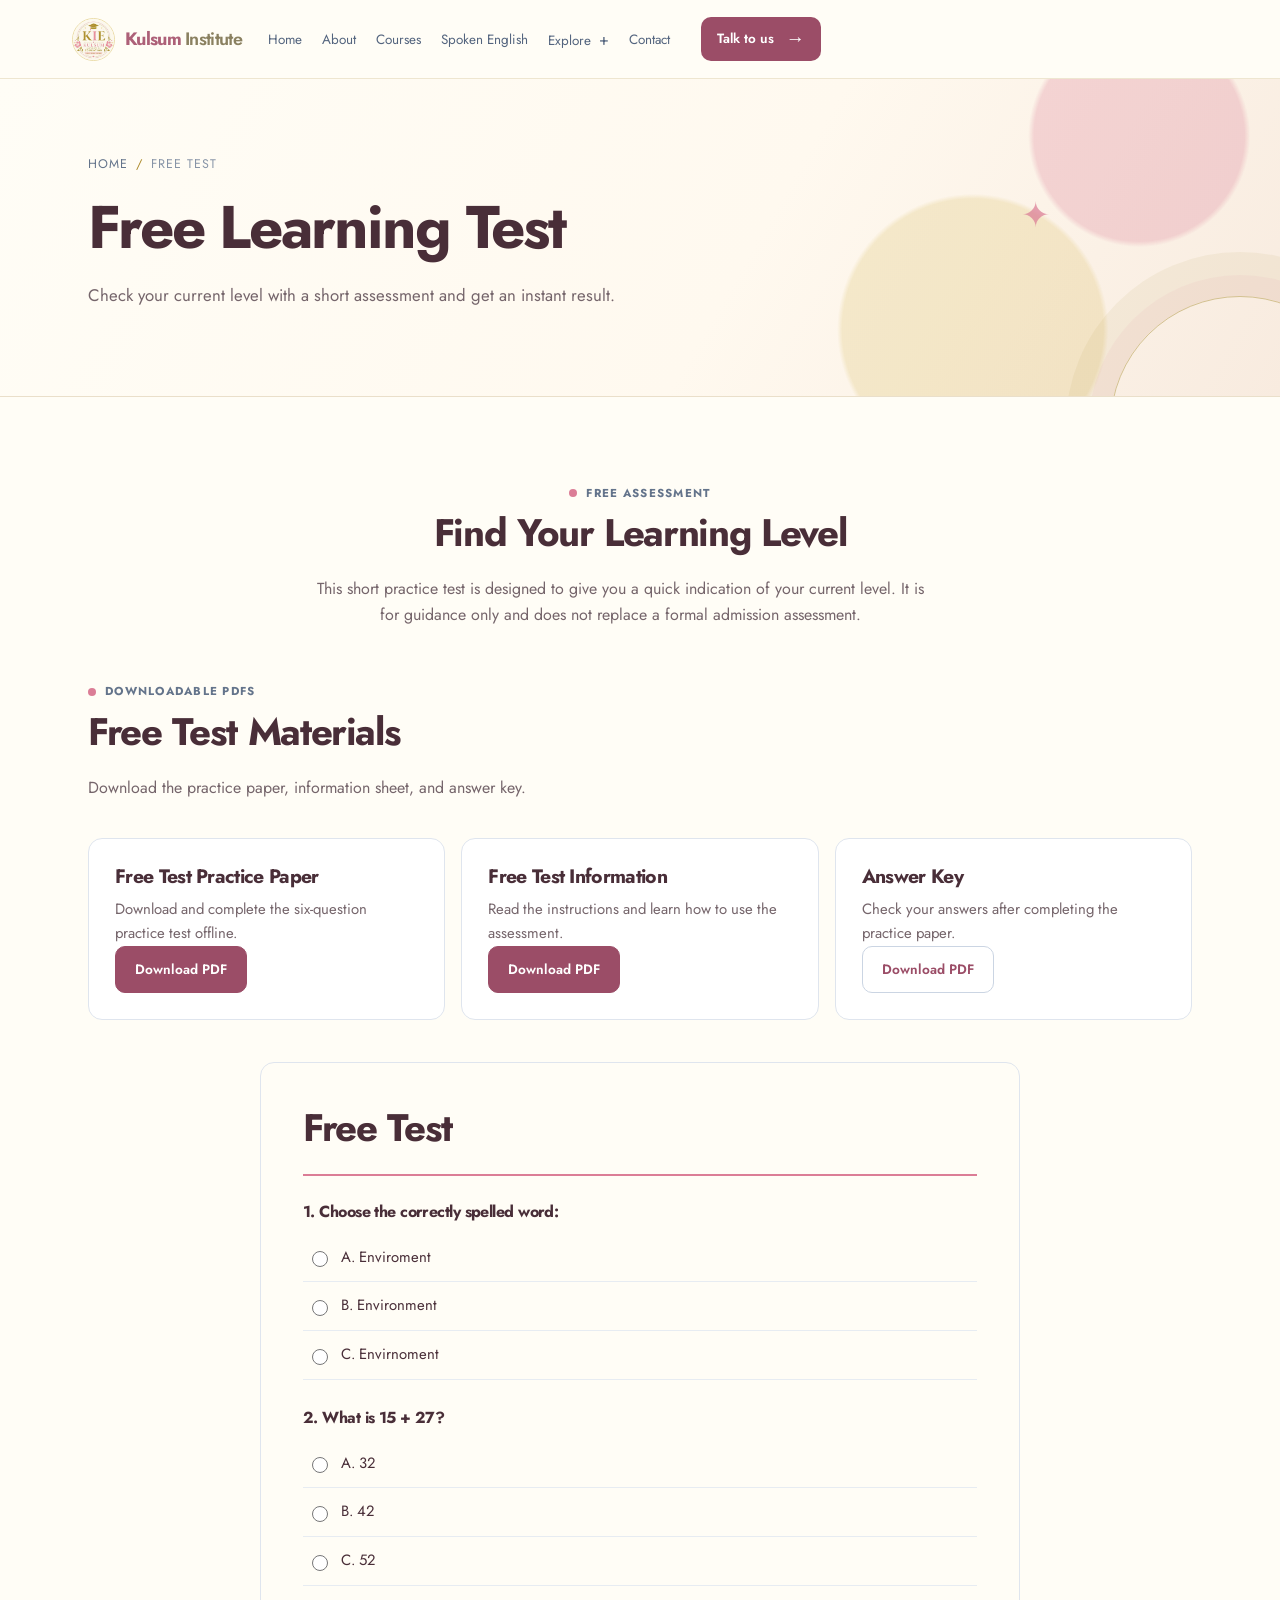
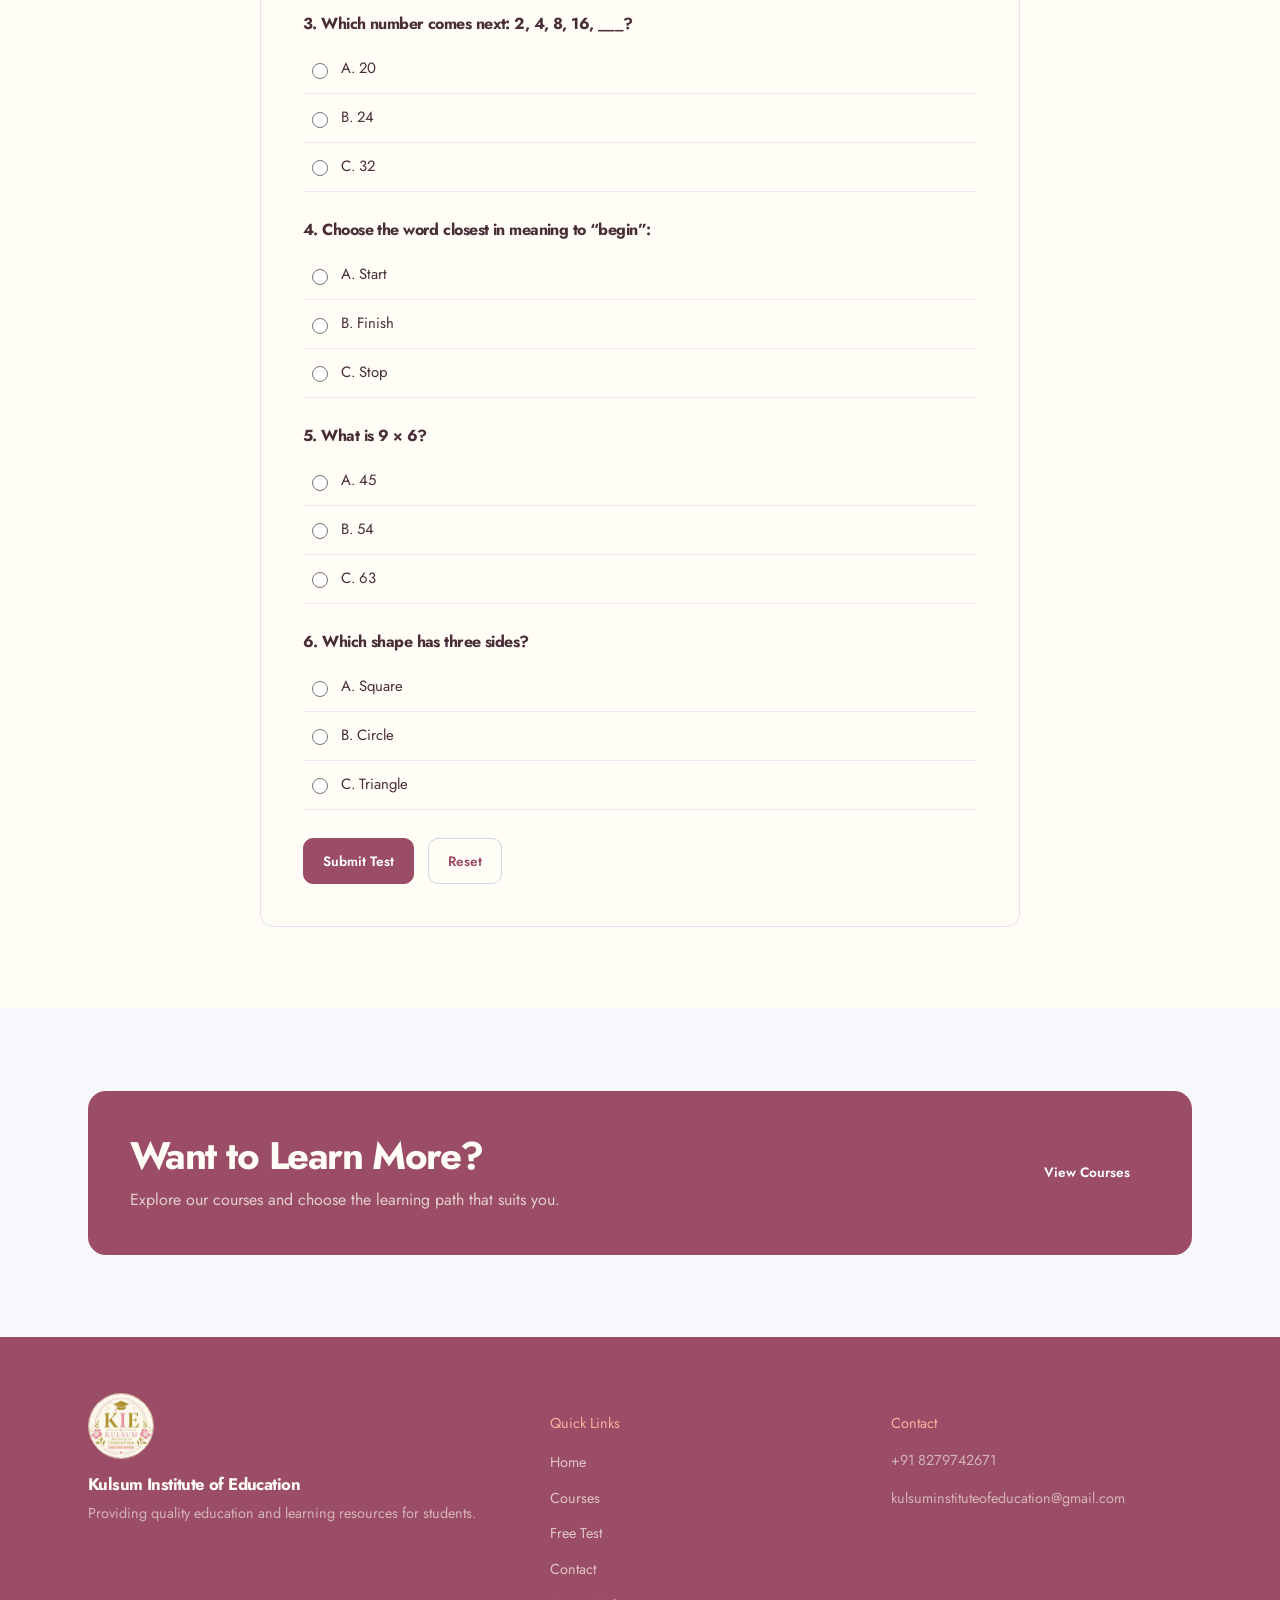
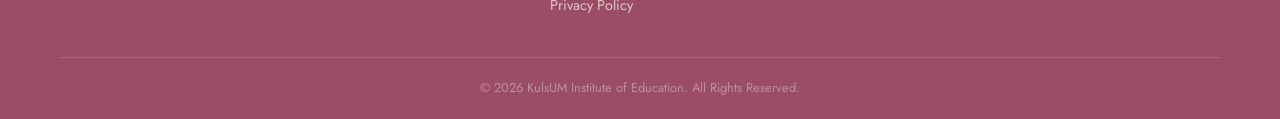
<file: free-test.html>
<!DOCTYPE html>
<html lang="en">
<head>
<meta charset="UTF-8">
<meta name="viewport" content="width=device-width, initial-scale=1.0">
<title>Free Test | Kulsum Institute of Education</title>
<meta name="description" content="Take the free learning assessment at Kulsum Institute of Education.">
<link rel="preconnect" href="https://fonts.googleapis.com">
<link href="https://fonts.googleapis.com/css2?family=Amiri:wght@400;700&family=Jost:wght@400;500;600;700&display=swap" rel="stylesheet">
<link rel="stylesheet" href="style.css">
<link rel="stylesheet" href="institute.css">
<script defer src="script.js"></script>
</head>
<body>

<div class="topbar"><div class="container topbar-inner"><span class="topbar-phrase">بِسْمِ اللّهِ الرَّحْمَٰنِ الرَّحِيمِ</span><span class="topbar-contact"><a href="tel:+918279742671">+91 8279742671</a><a href="mailto:info@kulsuminstituteofeducation.com">info@kulsuminstituteofeducation.com</a></span></div></div>
<header class="site-header">
<div class="container nav-wrap">
<a href="index.html" class="brand">
<div class="brand-logo"><img src="assets/logo/logo.jpg" alt="Kulsum Institute of Education"></div>
<div class="brand-text"><h2>Kulsum Institute of Education</h2><p>Education &amp; Learning</p></div>
</a>
<nav>
<ul class="nav-links">
<li><a href="index.html">Home</a></li>
<li><a href="about.html">About</a></li>
<li><a href="courses.html">Courses</a></li><li><a href="spoken-english.html">Spoken English</a></li>
<li><a href="free-courses.html">Free Courses</a></li>
<li><a href="free-test.html" class="active">Free Test</a></li>
<li><a href="workshop.html">Workshop</a></li>
<li><a href="readers-club.html">Readers Club</a></li>
<li><a href="ebooks.html">Ebooks</a></li>
<li><a href="contact.html">Contact</a></li>
</ul>
</nav>
<a href="contact.html" class="btn btn-gold header-cta">Enroll Now</a>
<button class="nav-toggle" aria-label="Toggle menu" aria-expanded="false"><span></span><span></span><span></span></button>
</div>
</header>

<section class="page-hero">
<div class="container">
<div class="breadcrumb"><a href="index.html">Home</a><span>/</span>Free Test</div>
<h1>Free Learning Test</h1>
<p>Check your current level with a short assessment and get an instant result.</p>
</div>
</section>

<section class="section">
<div class="container">
<div class="test-intro">
<div class="eyebrow" style="justify-content:center">Free Assessment</div>
<h2>Find Your Learning Level</h2>
<p>This short practice test is designed to give you a quick indication of your current level. It is for guidance only and does not replace a formal admission assessment.</p>
</div>

<div class="section-head align-left" style="margin-top:10px">
<div class="eyebrow">Downloadable PDFs</div>
<h2>Free Test Materials</h2>
<p>Download the practice paper, information sheet, and answer key.</p>
</div>
<div class="feature-grid" style="margin-bottom:42px">
<div class="feature-card">
<h3>Free Test Practice Paper</h3>
<p>Download and complete the six-question practice test offline.</p>
<a href="assets/pdfs/kulsUM-free-test-practice-paper.pdf" class="btn btn-gold" download>Download PDF</a>
</div>
<div class="feature-card">
<h3>Free Test Information</h3>
<p>Read the instructions and learn how to use the assessment.</p>
<a href="assets/pdfs/kulsUM-free-test-information.pdf" class="btn btn-gold" download>Download PDF</a>
</div>
<div class="feature-card">
<h3>Answer Key</h3>
<p>Check your answers after completing the practice paper.</p>
<a href="assets/pdfs/kulsUM-free-test-answer-key.pdf" class="btn btn-outline" download>Download PDF</a>
</div>
</div>

<div class="test-shell">
<div class="test-header">
<h2>Free Test</h2>

</div>

<form class="test-form" id="free-test-form">
<div class="test-question">
<h3>1. Choose the correctly spelled word:</h3>
<div class="test-options">
<label class="test-option"><input type="radio" name="q1" value="a"> A. Enviroment</label>
<label class="test-option"><input type="radio" name="q1" value="b"> B. Environment</label>
<label class="test-option"><input type="radio" name="q1" value="c"> C. Envirnoment</label>
</div>
</div>

<div class="test-question">
<h3>2. What is 15 + 27?</h3>
<div class="test-options">
<label class="test-option"><input type="radio" name="q2" value="a"> A. 32</label>
<label class="test-option"><input type="radio" name="q2" value="b"> B. 42</label>
<label class="test-option"><input type="radio" name="q2" value="c"> C. 52</label>
</div>
</div>

<div class="test-question">
<h3>3. Which number comes next: 2, 4, 8, 16, ___?</h3>
<div class="test-options">
<label class="test-option"><input type="radio" name="q3" value="a"> A. 20</label>
<label class="test-option"><input type="radio" name="q3" value="b"> B. 24</label>
<label class="test-option"><input type="radio" name="q3" value="c"> C. 32</label>
</div>
</div>

<div class="test-question">
<h3>4. Choose the word closest in meaning to “begin”:</h3>
<div class="test-options">
<label class="test-option"><input type="radio" name="q4" value="a"> A. Start</label>
<label class="test-option"><input type="radio" name="q4" value="b"> B. Finish</label>
<label class="test-option"><input type="radio" name="q4" value="c"> C. Stop</label>
</div>
</div>

<div class="test-question">
<h3>5. What is 9 × 6?</h3>
<div class="test-options">
<label class="test-option"><input type="radio" name="q5" value="a"> A. 45</label>
<label class="test-option"><input type="radio" name="q5" value="b"> B. 54</label>
<label class="test-option"><input type="radio" name="q5" value="c"> C. 63</label>
</div>
</div>

<div class="test-question">
<h3>6. Which shape has three sides?</h3>
<div class="test-options">
<label class="test-option"><input type="radio" name="q6" value="a"> A. Square</label>
<label class="test-option"><input type="radio" name="q6" value="b"> B. Circle</label>
<label class="test-option"><input type="radio" name="q6" value="c"> C. Triangle</label>
</div>
</div>

<div class="test-actions">
<button type="submit" class="btn btn-gold">Submit Test</button>
<button type="reset" class="btn btn-outline" id="reset-test">Reset</button>
</div>

<div class="test-result" id="test-result" aria-live="polite">
<h3>Your Result</h3>
<div class="test-score" id="test-score">0 / 6</div>
<p id="test-message">Complete the test to receive your result.</p>
<a href="contact.html" class="btn btn-outline">Contact the Institute</a>
</div>
</form>
</div>
</div>
</section>

<section class="section section-alt">
<div class="container">
<div class="promo-banner">
<div>
<h2>Want to Learn More?</h2>
<p>Explore our courses and choose the learning path that suits you.</p>
</div>
<a href="courses.html" class="btn btn-gold">View Courses</a>
</div>
</div>
</section>

<footer class="site-footer">
<div class="container footer-grid">
<div>
<h3>Kulsum Institute of Education</h3>
<p>Providing quality education and learning resources for students.</p>
</div>
<div>
<h4>Quick Links</h4>
<ul>
<li><a href="index.html">Home</a></li>
<li><a href="courses.html">Courses</a></li>
<li><a href="free-test.html">Free Test</a></li>
<li><a href="contact.html">Contact</a></li>
<li><a href="privacy-policy.html">Privacy Policy</a></li>
</ul>
</div>
<div>
<h4>Contact</h4>
<p>+91 8279742671</p>
<p>kulsuminstituteofeducation@gmail.com</p>
</div>
</div>
<div class="copyright">&copy; 2026 KulsUM Institute of Education. All Rights Reserved.</div>
</footer>

<script>
document.addEventListener('DOMContentLoaded', function () {
  var form = document.getElementById('free-test-form');
  var result = document.getElementById('test-result');
  var scoreEl = document.getElementById('test-score');
  var messageEl = document.getElementById('test-message');
  var reset = document.getElementById('reset-test');

  var answers = { q1:'b', q2:'b', q3:'c', q4:'a', q5:'b', q6:'c' };

  form.addEventListener('submit', function (e) {
    e.preventDefault();
    var score = 0;
    var unanswered = [];

    Object.keys(answers).forEach(function (q, i) {
      var selected = form.querySelector('input[name="' + q + '"]:checked');
      if (!selected) unanswered.push(i + 1);
      else if (selected.value === answers[q]) score++;
    });

    if (unanswered.length) {
      alert('Please answer question(s): ' + unanswered.join(', ') + '.');
      return;
    }

    scoreEl.textContent = score + ' / 6';

    if (score === 6) {
      messageEl.textContent = 'Excellent! You answered every question correctly.';
    } else if (score >= 4) {
      messageEl.textContent = 'Good work! You have a strong starting level.';
    } else if (score >= 2) {
      messageEl.textContent = 'Nice start! Keep learning and practising to build confidence.';
    } else {
      messageEl.textContent = 'Keep going! This result is only a practice indicator, so use it as a starting point for learning.';
    }

    result.classList.add('show');
    result.scrollIntoView({ behavior: 'smooth', block: 'center' });
  });

  reset.addEventListener('click', function () {
    result.classList.remove('show');
  });
});
</script>
</body>
</html>
</file>
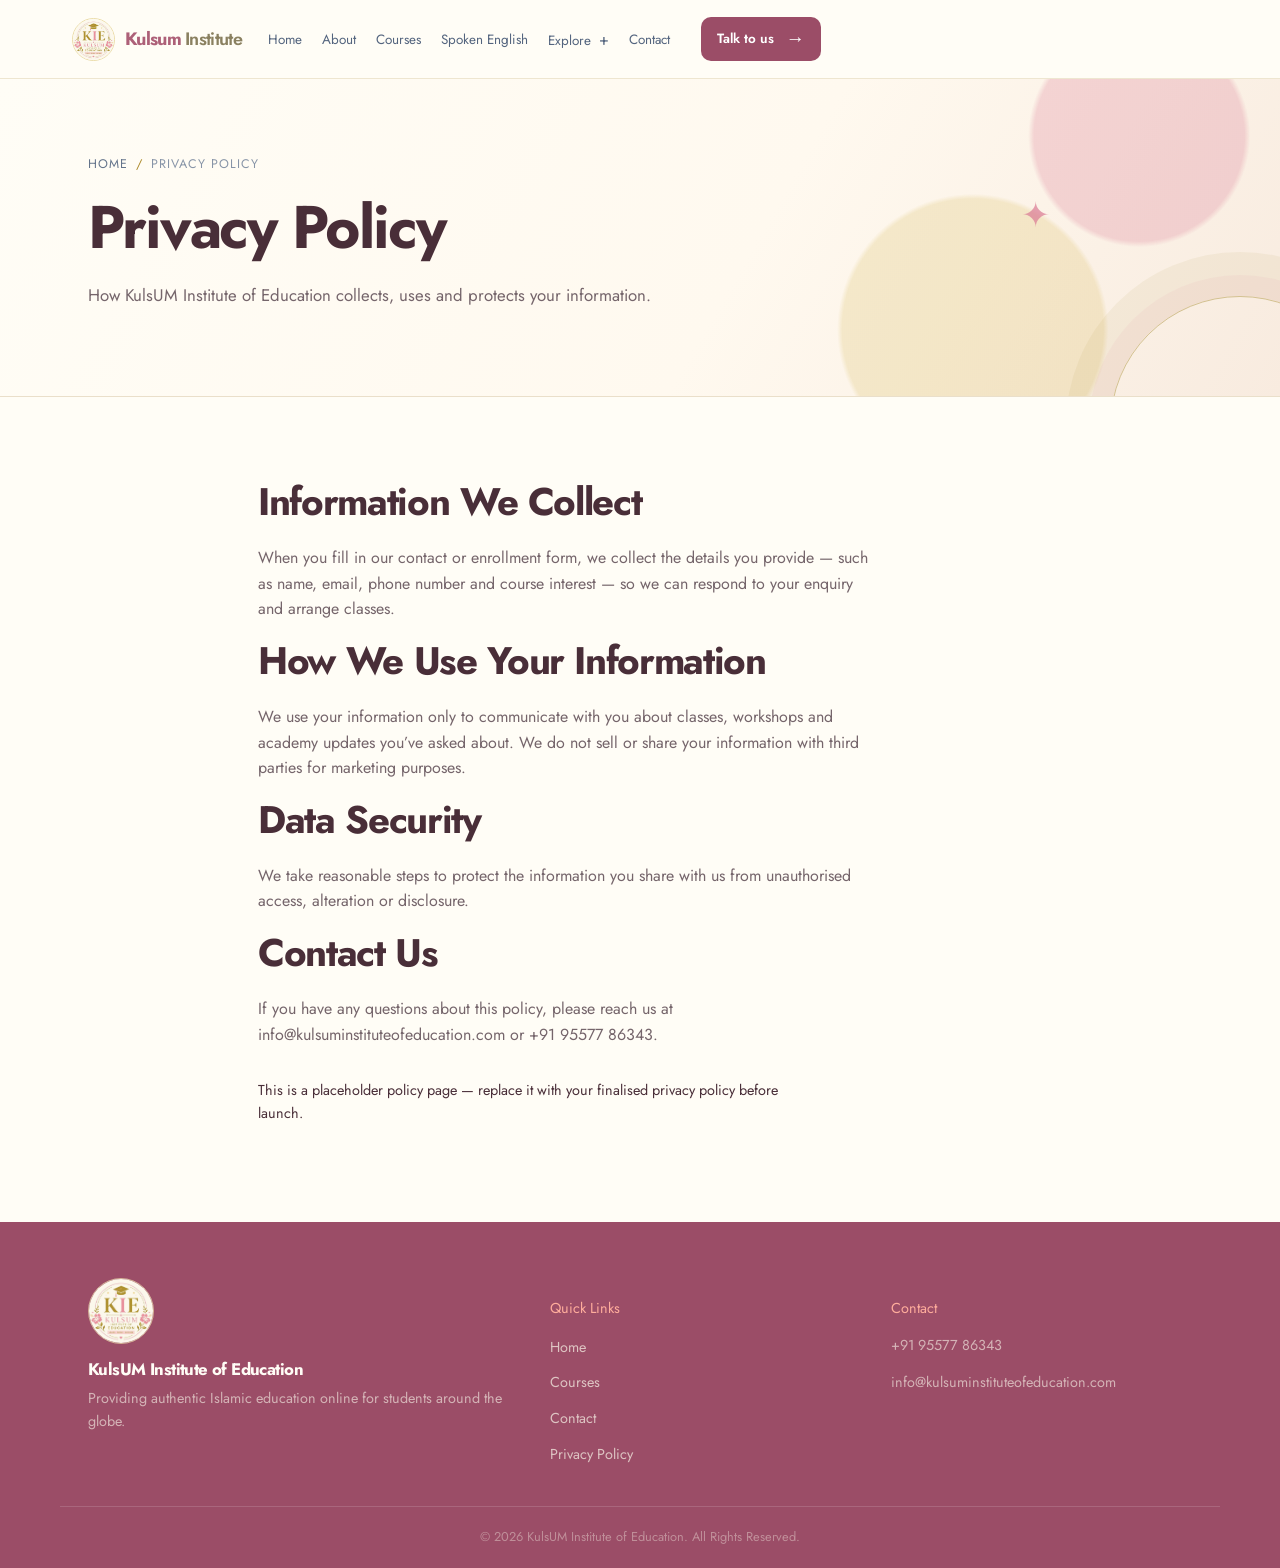
<file: privacy-policy.html>
<!DOCTYPE html>
<html lang="en">
<head>
<meta charset="UTF-8">
<meta name="viewport" content="width=device-width, initial-scale=1.0">
<title>Privacy Policy | KulsUM Institute of Education</title>
<link rel="preconnect" href="https://fonts.googleapis.com">
<link href="https://fonts.googleapis.com/css2?family=Amiri:wght@400;700&family=Jost:wght@400;500;600;700&display=swap" rel="stylesheet">
<link rel="stylesheet" href="style.css">
<link rel="stylesheet" href="institute.css">
<script defer src="script.js"></script>
</head>
<body>

<div class="topbar"><div class="container topbar-inner"><span class="topbar-phrase">بِسْمِ اللّهِ الرَّحْمَٰنِ الرَّحِيمِ</span><span class="topbar-contact"><a href="tel:+919557786343">+91 95577 86343</a><a href="mailto:info@kulsuminstituteofeducation.com">info@kulsuminstituteofeducation.com</a></span></div></div>
<header class="site-header">
<div class="container nav-wrap">
<a href="index.html" class="brand">
<div class="brand-logo"><img src="assets/logo/logo.jpg" alt="KulsUM Institute of Education"></div>
<div class="brand-text"><h2>KulsUM Institute of Education</h2><p>Education & Learning</p></div>
</a>
<nav>
<ul class="nav-links">
<li><a href="index.html">Home</a></li>
<li><a href="about.html">About</a></li>
<li><a href="courses.html">Courses</a></li><li><a href="spoken-english.html">Spoken English</a></li>
<li><a href="free-courses.html">Free Courses</a></li>
<li><a href="free-test.html">Free Test</a></li>
<li><a href="workshop.html">Workshop</a></li>
<li><a href="readers-club.html">Readers Club</a></li>
<li><a href="ebooks.html">Ebooks</a></li>
<li><a href="contact.html">Contact</a></li>
</ul>
</nav>
<a href="contact.html" class="btn btn-gold header-cta">Enroll Now</a>
<button class="nav-toggle" aria-label="Toggle menu" aria-expanded="false"><span></span><span></span><span></span></button>
</div>
</header>

<section class="page-hero">
<div class="container">
<div class="breadcrumb"><a href="index.html">Home</a><span>/</span>Privacy Policy</div>
<h1>Privacy Policy</h1>
<p>How KulsUM Institute of Education collects, uses and protects your information.</p>
</div>
</section>

<section class="section">
<div class="container" style="max-width:820px">
<h2>Information We Collect</h2>
<p>When you fill in our contact or enrollment form, we collect the details you provide &mdash; such as name, email, phone number and course interest &mdash; so we can respond to your enquiry and arrange classes.</p>

<h2>How We Use Your Information</h2>
<p>We use your information only to communicate with you about classes, workshops and academy updates you&rsquo;ve asked about. We do not sell or share your information with third parties for marketing purposes.</p>

<h2>Data Security</h2>
<p>We take reasonable steps to protect the information you share with us from unauthorised access, alteration or disclosure.</p>

<h2>Contact Us</h2>
<p>If you have any questions about this policy, please reach us at info@kulsuminstituteofeducation.com or +91 95577 86343.</p>

<p style="color:var(--color-ink-soft);font-size:0.9rem;margin-top:32px">This is a placeholder policy page &mdash; replace it with your finalised privacy policy before launch.</p>
</div>
</section>

<footer class="site-footer">
<div class="container footer-grid">
<div>
<h3>KulsUM Institute of Education</h3>
<p>Providing authentic Islamic education online for students around the globe.</p>
</div>
<div>
<h4>Quick Links</h4>
<ul>
<li><a href="index.html">Home</a></li>
<li><a href="courses.html">Courses</a></li>
<li><a href="contact.html">Contact</a></li>
<li><a href="privacy-policy.html">Privacy Policy</a></li>
</ul>
</div>
<div>
<h4>Contact</h4>
<p>+91 95577 86343</p>
<p>info@kulsuminstituteofeducation.com</p>
</div>
</div>
<div class="copyright">&copy; 2026 KulsUM Institute of Education. All Rights Reserved.</div>
</footer>

</body>
</html>
</file>
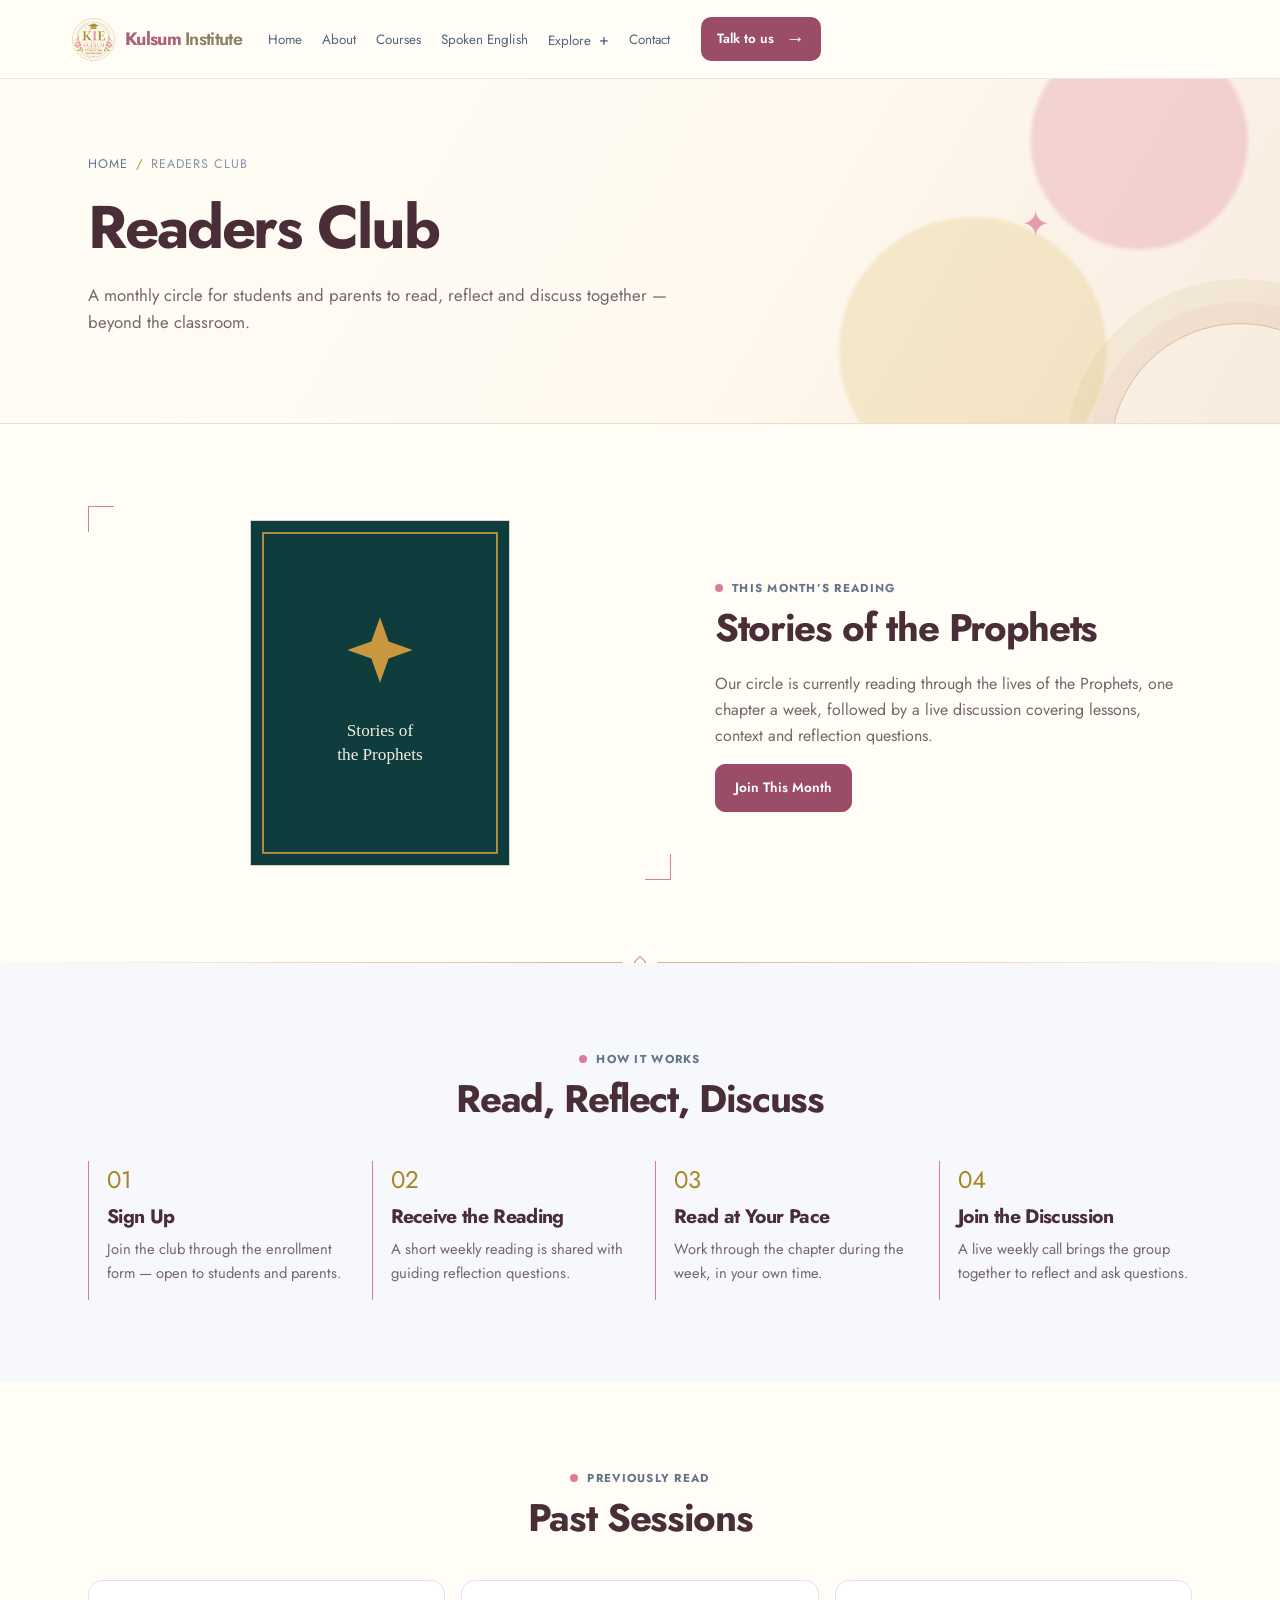
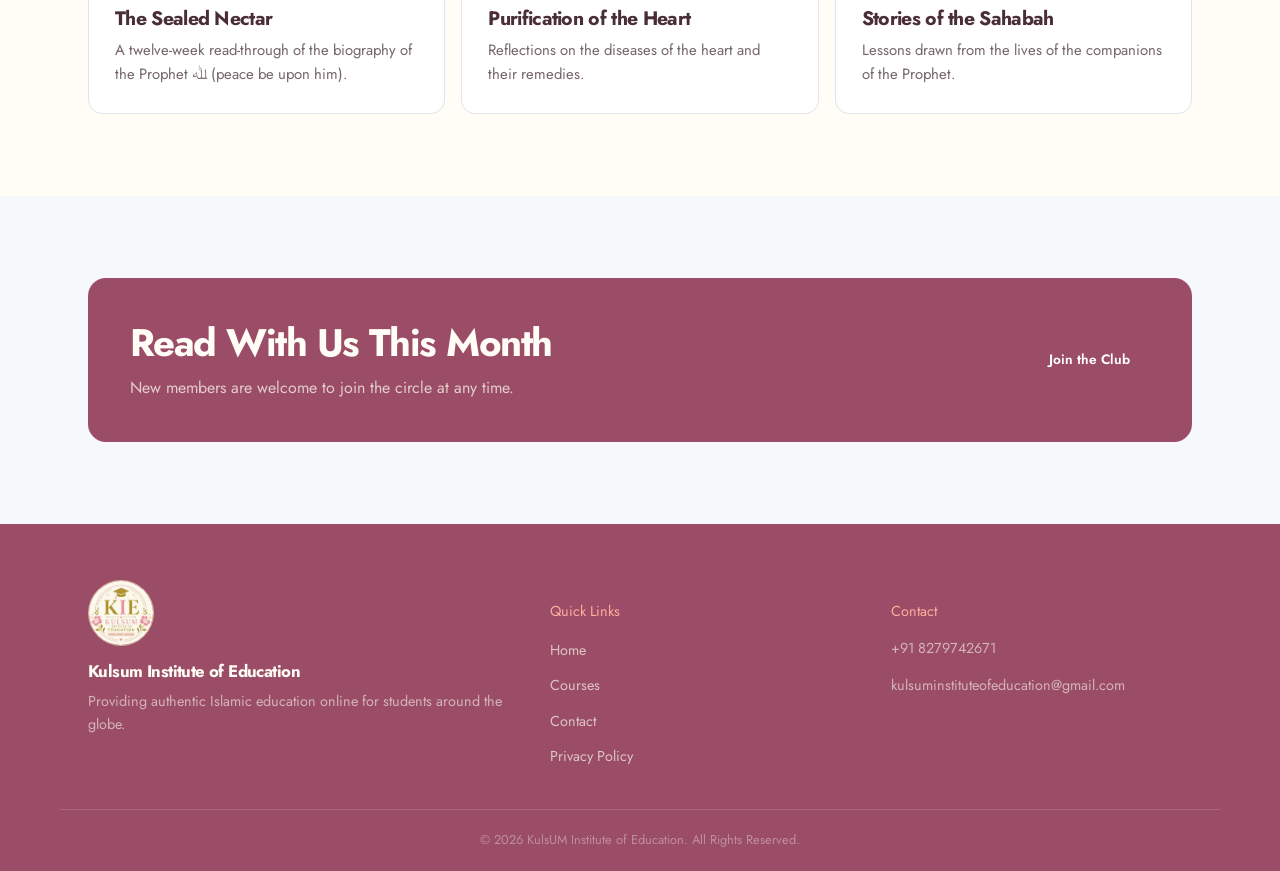
<file: readers-club.html>
<!DOCTYPE html>
<html lang="en">
<head>
<meta charset="UTF-8">
<meta name="viewport" content="width=device-width, initial-scale=1.0">
<title>Readers Club | Kulsum Institute of Education</title>
<meta name="description" content="Join the Kulsum Institute of Education Readers Club — a monthly community reading and discussion circle.">
<link rel="preconnect" href="https://fonts.googleapis.com">
<link href="https://fonts.googleapis.com/css2?family=Amiri:wght@400;700&family=Jost:wght@400;500;600;700&display=swap" rel="stylesheet">
<link rel="stylesheet" href="style.css">
<link rel="stylesheet" href="institute.css">
<script defer src="script.js"></script>
</head>
<body>

<div class="topbar"><div class="container topbar-inner"><span class="topbar-phrase">بِسْمِ اللّهِ الرَّحْمَٰنِ الرَّحِيمِ</span><span class="topbar-contact"><a href="tel:+918279742671">+91 8279742671</a><a href="mailto:info@kulsuminstituteofeducation.com">info@kulsuminstituteofeducation.com</a></span></div></div>
<header class="site-header">
<div class="container nav-wrap">
<a href="index.html" class="brand">
<div class="brand-logo"><img src="assets/logo/logo.jpg" alt="Kulsum Institute of Education"></div>
<div class="brand-text"><h2>Kulsum Institute of Education</h2><p>Education & Learning</p></div>
</a>
<nav>
<ul class="nav-links">
<li><a href="index.html">Home</a></li>
<li><a href="about.html">About</a></li>
<li><a href="courses.html">Courses</a></li><li><a href="spoken-english.html">Spoken English</a></li>
<li><a href="free-courses.html">Free Courses</a></li>
<li><a href="free-test.html">Free Test</a></li>
<li><a href="workshop.html">Workshop</a></li>
<li><a href="readers-club.html" class="active">Readers Club</a></li>
<li><a href="ebooks.html">Ebooks</a></li>
<li><a href="contact.html">Contact</a></li>
</ul>
</nav>
<a href="contact.html" class="btn btn-gold header-cta">Enroll Now</a>
<button class="nav-toggle" aria-label="Toggle menu" aria-expanded="false"><span></span><span></span><span></span></button>
</div>
</header>

<section class="page-hero">
<div class="container">
<div class="breadcrumb"><a href="index.html">Home</a><span>/</span>Readers Club</div>
<h1>Readers Club</h1>
<p>A monthly circle for students and parents to read, reflect and discuss together &mdash; beyond the classroom.</p>
</div>
</section>

<section class="section">
<div class="container book-highlight">
<div>
<img class="book-cover" src="data:image/svg+xml,%3Csvg xmlns='http://www.w3.org/2000/svg' viewBox='0 0 300 400'%3E%3Crect width='300' height='400' fill='%230F3D3E'/%3E%3Crect x='14' y='14' width='272' height='372' fill='none' stroke='%23C9973F' stroke-width='2'/%3E%3Cg transform='translate(150,150)'%3E%3Cpath d='M0,-38 L10,-10 L38,0 L10,10 L0,38 L-10,10 L-38,0 L-10,-10 Z' fill='%23C9973F'/%3E%3C/g%3E%3Ctext x='150' y='250' text-anchor='middle' fill='%23F3EEE1' font-family='Georgia,serif' font-size='20'%3EStories of%3C/text%3E%3Ctext x='150' y='278' text-anchor='middle' fill='%23F3EEE1' font-family='Georgia,serif' font-size='20'%3Ethe Prophets%3C/text%3E%3C/svg%3E" alt="Current book: Stories of the Prophets">
</div>
<div>
<div class="eyebrow">This Month&rsquo;s Reading</div>
<h2>Stories of the Prophets</h2>
<p>Our circle is currently reading through the lives of the Prophets, one chapter a week, followed by a live discussion covering lessons, context and reflection questions.</p>
<a href="contact.html" class="btn btn-gold">Join This Month</a>
</div>
</div>
</section>

<div class="pattern-divider"></div>

<section class="section section-alt">
<div class="container">
<div class="section-head">
<div class="eyebrow" style="justify-content:center">How It Works</div>
<h2>Read, Reflect, Discuss</h2>
</div>
<div class="step-grid">

<div class="step">
<span class="step-num">01</span>
<h3>Sign Up</h3>
<p>Join the club through the enrollment form &mdash; open to students and parents.</p>
</div>

<div class="step">
<span class="step-num">02</span>
<h3>Receive the Reading</h3>
<p>A short weekly reading is shared with guiding reflection questions.</p>
</div>

<div class="step">
<span class="step-num">03</span>
<h3>Read at Your Pace</h3>
<p>Work through the chapter during the week, in your own time.</p>
</div>

<div class="step">
<span class="step-num">04</span>
<h3>Join the Discussion</h3>
<p>A live weekly call brings the group together to reflect and ask questions.</p>
</div>

</div>
</div>
</section>

<section class="section">
<div class="container">
<div class="section-head">
<div class="eyebrow" style="justify-content:center">Previously Read</div>
<h2>Past Sessions</h2>
</div>
<div class="feature-grid">

<div class="feature-card">
<h3>The Sealed Nectar</h3>
<p>A twelve-week read-through of the biography of the Prophet &#65010; (peace be upon him).</p>
</div>

<div class="feature-card">
<h3>Purification of the Heart</h3>
<p>Reflections on the diseases of the heart and their remedies.</p>
</div>

<div class="feature-card">
<h3>Stories of the Sahabah</h3>
<p>Lessons drawn from the lives of the companions of the Prophet.</p>
</div>

</div>
</div>
</section>

<section class="section section-alt">
<div class="container">
<div class="promo-banner">
<div>
<h2>Read With Us This Month</h2>
<p>New members are welcome to join the circle at any time.</p>
</div>
<a href="contact.html" class="btn btn-gold">Join the Club</a>
</div>
</div>
</section>

<footer class="site-footer">
<div class="container footer-grid">
<div>
<h3>Kulsum Institute of Education</h3>
<p>Providing authentic Islamic education online for students around the globe.</p>
</div>
<div>
<h4>Quick Links</h4>
<ul>
<li><a href="index.html">Home</a></li>
<li><a href="courses.html">Courses</a></li>
<li><a href="contact.html">Contact</a></li>
<li><a href="privacy-policy.html">Privacy Policy</a></li>
</ul>
</div>
<div>
<h4>Contact</h4>
<p>+91 8279742671</p>
<p>kulsuminstituteofeducation@gmail.com</p>
</div>
</div>
<div class="copyright">&copy; 2026 KulsUM Institute of Education. All Rights Reserved.</div>
</footer>

</body>
</html>
</file>
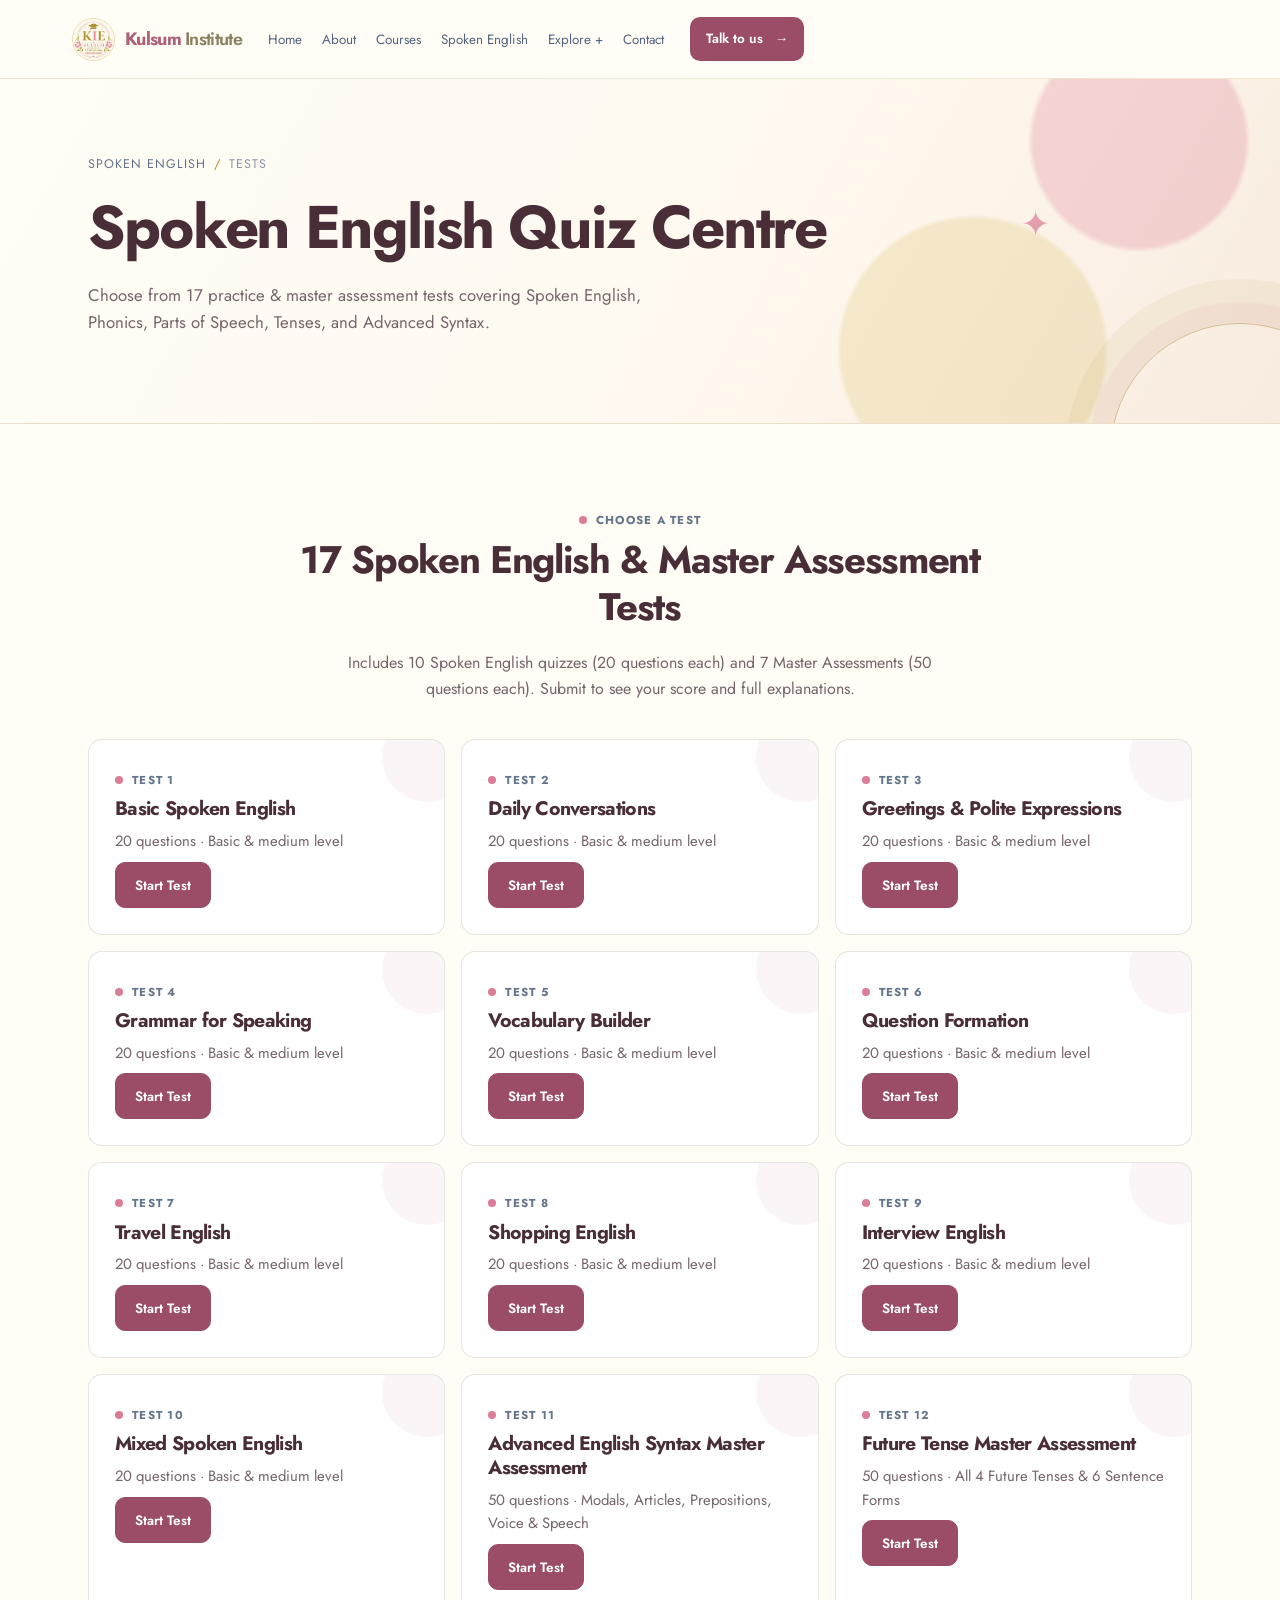
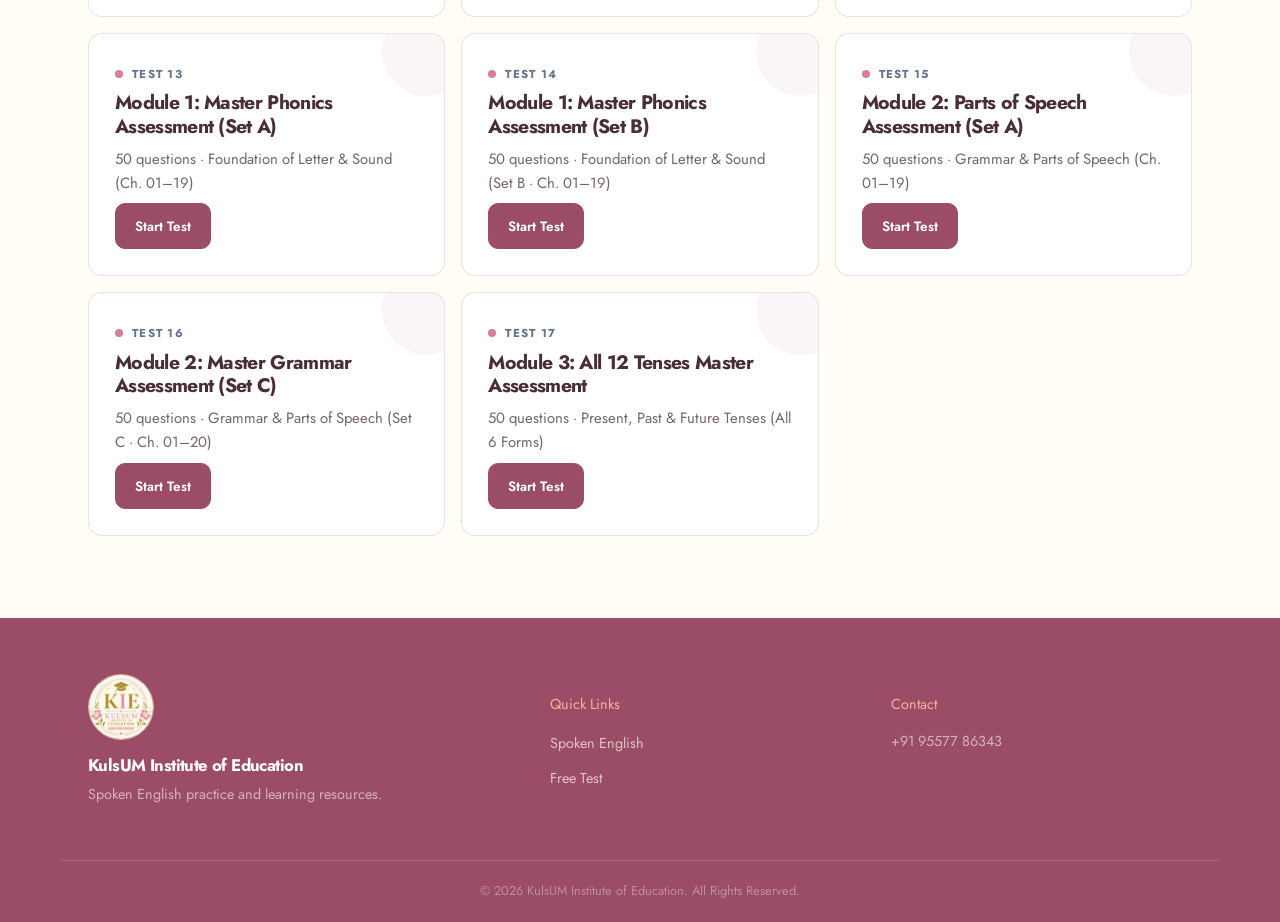
<file: spoken-english-tests.html>
<!DOCTYPE html><html lang="en"><head><meta charset="UTF-8"><meta name="viewport" content="width=device-width,initial-scale=1.0"><title>Spoken English Tests | KulsUM Institute of Education</title><meta name="description" content="Take interactive Spoken English, Phonics, Grammar, and Tenses tests from Kulsum Institute of Education and download your result."><link rel="preconnect" href="https://fonts.googleapis.com"><link href="https://fonts.googleapis.com/css2?family=Amiri:wght@400;700&family=Jost:wght@400;500;600;700&display=swap" rel="stylesheet"><link rel="stylesheet" href="style.css"><script defer src="script.js"></script></head><body>
<div class="topbar"><div class="container topbar-inner"><span class="topbar-phrase">بِسْمِ اللّٰهِ الرَّحْمٰنِ الرَّحِيْمِ</span><span class="topbar-contact"><a href="tel:+919557786343">+91 95577 86343</a><a href="mailto:info@kulsuminstituteofeducation.com">info@kulsuminstituteofeducation.com</a></span></div></div>
<header class="site-header"><div class="container nav-wrap"><a href="index.html" class="brand"><div class="brand-logo"><img src="assets/logo/logo.jpg" alt="KulsUM Institute of Education"></div><div class="brand-text"><h2>KulsUM Institute of Education</h2><p>Education &amp; Learning</p></div></a><nav><ul class="nav-links"><li><a href="index.html">Home</a></li><li><a href="about.html">About</a></li><li><a href="courses.html">Courses</a></li><li><a href="spoken-english.html" class="active">Spoken English</a></li><li><a href="free-courses.html">Free Courses</a></li><li><a href="free-test.html">Free Test</a></li><li><a href="workshop.html">Workshop</a></li><li><a href="readers-club.html">Readers Club</a></li><li><a href="ebooks.html">Ebooks</a></li><li><a href="contact.html">Contact</a></li></ul></nav><a href="contact.html" class="btn btn-gold header-cta">Enroll Now</a><button class="nav-toggle" aria-label="Toggle menu" aria-expanded="false"><span></span><span></span><span></span></button></div></header>
<section class="page-hero"><div class="container"><div class="breadcrumb"><a href="spoken-english.html">Spoken English</a><span>/</span>Tests</div><h1>Spoken English Quiz Centre</h1><p>Choose from 17 practice &amp; master assessment tests covering Spoken English, Phonics, Parts of Speech, Tenses, and Advanced Syntax.</p></div></section>
<section class="section"><div class="container"><div id="topic-view"><div class="section-head"><div class="eyebrow">Choose a Test</div><h2>17 Spoken English &amp; Master Assessment Tests</h2><p>Includes 10 Spoken English quizzes (20 questions each) and 7 Master Assessments (50 questions each). Submit to see your score and full explanations.</p></div><div class="feature-grid" id="topic-grid"></div></div>
<div id="quiz-view" style="display:none"><div class="section-head"><div class="eyebrow">Practice Test</div><h2 id="quiz-title">Spoken English Test</h2><p id="quiz-desc">Select one answer for each question, then submit to get your score, percentage and explanations.</p></div><div class="test-shell"><div class="test-header"><h2 id="quiz-head">Spoken English Quiz</h2><p>Practice assessment</p></div><form class="test-form" id="quiz-form"><div id="questions"></div><div class="test-actions"><button class="btn btn-gold" type="submit">Submit Test</button><button class="btn btn-outline" type="button" id="back">Back to Topics</button></div><div class="test-result" id="result"><h3>Your Test Result</h3><div class="test-score" id="score">0 / 20</div><p id="message"></p><p id="percent"></p><button type="button" class="btn btn-gold" id="download">Download Test Result</button><button type="button" class="btn btn-outline" id="retake">Retake Quiz</button></div></form></div></div></div></section>
<footer class="site-footer"><div class="container footer-grid"><div><h3>KulsUM Institute of Education</h3><p>Spoken English practice and learning resources.</p></div><div><h4>Quick Links</h4><ul><li><a href="spoken-english.html">Spoken English</a></li><li><a href="free-test.html">Free Test</a></li></ul></div><div><h4>Contact</h4><p>+91 95577 86343</p></div></div><div class="copyright">&copy; 2026 KulsUM Institute of Education. All Rights Reserved.</div></footer>

<script>
const TOPICS=[{"name": "Basic Spoken English", "slug": "basic-spoken-english", "level": "Basic & medium level"}, {"name": "Daily Conversations", "slug": "daily-conversations", "level": "Basic & medium level"}, {"name": "Greetings & Polite Expressions", "slug": "greetings-polite-expressions", "level": "Basic & medium level"}, {"name": "Grammar for Speaking", "slug": "grammar-for-speaking", "level": "Basic & medium level"}, {"name": "Vocabulary Builder", "slug": "vocabulary-builder", "level": "Basic & medium level"}, {"name": "Question Formation", "slug": "question-formation", "level": "Basic & medium level"}, {"name": "Travel English", "slug": "travel-english", "level": "Basic & medium level"}, {"name": "Shopping English", "slug": "shopping-english", "level": "Basic & medium level"}, {"name": "Interview English", "slug": "interview-english", "level": "Basic & medium level"}, {"name": "Mixed Spoken English", "slug": "mixed-spoken-english", "level": "Basic & medium level"}, {"name": "Advanced English Syntax Master Assessment", "slug": "advanced-english-syntax-master-assessment", "level": "Modals, Articles, Prepositions, Voice & Speech"}, {"name": "Future Tense Master Assessment", "slug": "future-tense-master-assessment", "level": "All 4 Future Tenses & 6 Sentence Forms"}, {"name": "Module 1: Master Phonics Assessment (Set A)", "slug": "module-1-master-phonics-set-a", "level": "Foundation of Letter & Sound (Ch. 01–19)"}, {"name": "Module 1: Master Phonics Assessment (Set B)", "slug": "module-1-master-phonics-set-b", "level": "Foundation of Letter & Sound (Set B · Ch. 01–19)"}, {"name": "Module 2: Parts of Speech Assessment (Set A)", "slug": "module-2-parts-of-speech-set-a", "level": "Grammar & Parts of Speech (Ch. 01–19)"}, {"name": "Module 2: Master Grammar Assessment (Set C)", "slug": "module-2-master-grammar-set-c", "level": "Grammar & Parts of Speech (Set C · Ch. 01–20)"}, {"name": "Module 3: All 12 Tenses Master Assessment", "slug": "module-3-all-12-tenses-master-assessment", "level": "Present, Past & Future Tenses (All 6 Forms)"}];
const DATA={"Basic Spoken English": [{"question": "What is the most natural response to “How are you?”", "options": ["I am fine, thank you.", "I am name Umar.", "I fine yesterday.", "I have fine."], "answer": "A", "explanation": "“I am fine, thank you” is a natural response to a greeting."}, {"question": "Choose the correct sentence.", "options": ["She go to college every day.", "She goes to college every day.", "She going to college every day.", "She gone to college every day."], "answer": "B", "explanation": "With “she” in the simple present, the verb takes -s: goes."}, {"question": "What do you say when you meet someone for the first time?", "options": ["Nice to meet you.", "Nice meet you yesterday.", "Meet nice you.", "I met nice."], "answer": "A", "explanation": "“Nice to meet you” is the standard polite expression."}, {"question": "Choose the correct question.", "options": ["Where you live?", "Where do you live?", "Where are live you?", "Where does you live?"], "answer": "B", "explanation": "Use “do” with “you” in a simple-present question."}, {"question": "Complete: “I ___ a student.”", "options": ["am", "is", "are", "be"], "answer": "A", "explanation": "The subject “I” takes “am” with the verb be."}, {"question": "Which word is closest in meaning to “happy”?", "options": ["Angry", "Glad", "Tired", "Late"], "answer": "B", "explanation": "“Glad” is a common synonym for “happy.”"}, {"question": "Choose the polite request.", "options": ["Give me your pen.", "You pen give.", "Could you lend me your pen, please?", "Pen now."], "answer": "C", "explanation": "“Could you … please?” makes the request polite and natural."}, {"question": "Complete: “They ___ playing football.”", "options": ["is", "am", "are", "be"], "answer": "C", "explanation": "The plural subject “they” takes “are.”"}, {"question": "What is the opposite of “early”?", "options": ["Fast", "Late", "Soon", "Quick"], "answer": "B", "explanation": "The opposite of “early” is “late.”"}, {"question": "Choose the natural sentence.", "options": ["I like tea very much.", "I tea like much.", "I very tea like.", "Like I much tea."], "answer": "A", "explanation": "The normal English word order is subject + verb + object/complement."}, {"question": "Which expression is used to apologize?", "options": ["Excuse me for being late.", "Congratulations!", "Good luck!", "Well done!"], "answer": "A", "explanation": "“Excuse me for being late” is an apology."}, {"question": "Complete: “He ___ a new phone.”", "options": ["have", "has", "having", "haves"], "answer": "B", "explanation": "“He” takes “has” in the present tense."}, {"question": "What is a suitable reply to “Thank you”?", "options": ["You’re welcome.", "I’m sorry.", "Good night.", "Excuse me."], "answer": "A", "explanation": "“You’re welcome” is a standard response to thanks."}, {"question": "Choose the correct plural.", "options": ["childs", "childes", "children", "child"], "answer": "C", "explanation": "The plural of “child” is the irregular form “children.”"}, {"question": "Complete: “I ___ to the market yesterday.”", "options": ["go", "goes", "went", "going"], "answer": "C", "explanation": "“Yesterday” indicates past time; the past of “go” is “went.”"}, {"question": "Which sentence is a question?", "options": ["You are ready.", "Are you ready?", "You ready are.", "Ready you."], "answer": "B", "explanation": "Questions with “be” place the verb before the subject."}, {"question": "Choose the correct article: “She is ___ engineer.”", "options": ["a", "an", "the", "no article"], "answer": "B", "explanation": "“Engineer” begins with a vowel sound, so “an” is used."}, {"question": "Which word means “very small”?", "options": ["Huge", "Tiny", "Wide", "Long"], "answer": "B", "explanation": "“Tiny” means very small."}, {"question": "Complete: “Please ___ the door.”", "options": ["close", "closed", "closing", "closes"], "answer": "A", "explanation": "After “please” in a direct request, use the base verb “close.”"}, {"question": "What should you say before asking a stranger for help?", "options": ["Excuse me.", "Go away.", "You help.", "Listen me."], "answer": "A", "explanation": "“Excuse me” is a polite way to get someone's attention."}], "Daily Conversations": [{"question": "You want to know the time. What do you say?", "options": ["What time is it?", "What it time?", "How time?", "Time is what?"], "answer": "A", "explanation": "“What time is it?” is the standard question."}, {"question": "Someone says, “See you tomorrow.” You reply:", "options": ["See you tomorrow.", "I saw you yesterday.", "Good morning yesterday.", "No, I am tomorrow."], "answer": "A", "explanation": "Repeating the friendly farewell is natural."}, {"question": "Complete: “What are you ___?”", "options": ["do", "doing", "does", "did"], "answer": "B", "explanation": "The present continuous question is “What are you doing?”"}, {"question": "Choose the natural response: “Would you like some tea?”", "options": ["Yes, please.", "Yes, I like yesterday.", "I am tea.", "Tea is yes."], "answer": "A", "explanation": "“Yes, please” is a polite acceptance."}, {"question": "What do you say if you did not hear someone clearly?", "options": ["Could you repeat that, please?", "Repeat you.", "You repeat.", "Say yesterday."], "answer": "A", "explanation": "This is a polite request for repetition."}, {"question": "Complete: “I’m looking ___ my keys.”", "options": ["at", "for", "on", "with"], "answer": "B", "explanation": "The expression is “look for” when searching for something."}, {"question": "Choose the correct response to “Where are you going?”", "options": ["I’m going to the library.", "I going library.", "I went tomorrow.", "I am go library."], "answer": "A", "explanation": "Present continuous is commonly used for a current/future arrangement or movement."}, {"question": "Someone offers help: “Can I help you?” You can say:", "options": ["Yes, please. That would be helpful.", "Yes, I helped.", "I can help yesterday.", "No, thank you helped."], "answer": "A", "explanation": "This is a natural polite acceptance."}, {"question": "Complete: “Let’s ___ a break.”", "options": ["take", "takes", "taking", "took"], "answer": "A", "explanation": "“Let’s” is followed by the base verb."}, {"question": "What does “I’m on my way” mean?", "options": ["I am travelling toward the place.", "I am already asleep.", "I am lost forever.", "I am leaving the country."], "answer": "A", "explanation": "It means the speaker is travelling toward the destination."}, {"question": "Choose the natural sentence.", "options": ["I’ll call you later.", "I call you later yesterday.", "I calling later.", "I’ll called later."], "answer": "A", "explanation": "“I’ll call” is a correct future expression."}, {"question": "What can you say when someone gives you good news?", "options": ["That’s great!", "That’s yesterday.", "Go away.", "Never mind the news."], "answer": "A", "explanation": "“That’s great!” naturally expresses positive reaction."}, {"question": "Complete: “Could you ___ me a favour?”", "options": ["do", "make", "take", "give"], "answer": "A", "explanation": "The fixed expression is “do me a favour.”"}, {"question": "Which phrase politely ends a phone call?", "options": ["I have to go now. Talk to you later.", "You stop.", "Phone finished you.", "Go now phone."], "answer": "A", "explanation": "This is a common polite closing."}, {"question": "What is a natural reply to “Are you free this evening?”", "options": ["Yes, I am.", "Yes, I free.", "I am evening.", "Free I yesterday."], "answer": "A", "explanation": "“Yes, I am” correctly uses the verb be."}, {"question": "Complete: “I don’t ___ what you mean.”", "options": ["understand", "understands", "understooding", "understanding"], "answer": "A", "explanation": "After “don’t,” use the base verb “understand.”"}, {"question": "What do you say when you agree with someone?", "options": ["I agree with you.", "I agree you yesterday.", "I am agree.", "Agreeing you."], "answer": "A", "explanation": "“I agree with you” is the standard expression."}, {"question": "Choose the natural response to “Sorry I’m late.”", "options": ["That’s okay.", "You’re welcome.", "Congratulations.", "Good luck."], "answer": "A", "explanation": "“That’s okay” is a natural response to an apology."}, {"question": "Complete: “Why don’t we ___ for a walk?”", "options": ["go", "going", "went", "goes"], "answer": "A", "explanation": "“Why don’t we” is followed by the base verb."}, {"question": "What does “No problem” usually communicate?", "options": ["Something is acceptable or not difficult.", "A serious problem is coming.", "I refuse to speak.", "I am confused."], "answer": "A", "explanation": "It commonly means the matter is okay or causes no difficulty."}], "Greetings & Polite Expressions": [{"question": "Which is a polite greeting?", "options": ["Good morning.", "Give me that.", "Move.", "What you want?"], "answer": "A", "explanation": "“Good morning” is a standard polite greeting."}, {"question": "What can you say after someone helps you?", "options": ["Thank you very much.", "Go away.", "Never speak.", "What help?"], "answer": "A", "explanation": "“Thank you very much” expresses gratitude."}, {"question": "Choose the polite request.", "options": ["Would you mind opening the window?", "Open window.", "Window now.", "You open."], "answer": "A", "explanation": "“Would you mind …?” is a polite request structure."}, {"question": "What does “Excuse me” commonly do?", "options": ["Gets attention politely or apologizes.", "Ends every conversation.", "Means congratulations.", "Means yes."], "answer": "A", "explanation": "It is commonly used to get attention or make a polite interruption/apology."}, {"question": "Choose the polite refusal.", "options": ["I’m afraid I can’t.", "No! Never!", "I don’t.", "Not you."], "answer": "A", "explanation": "“I’m afraid I can’t” is a softer polite refusal."}, {"question": "Someone says “Nice to meet you.” You reply:", "options": ["Nice to meet you too.", "Nice met you.", "I meet tomorrow.", "No meet."], "answer": "A", "explanation": "“Too” shows the same sentiment in return."}, {"question": "Which phrase is suitable when entering a room and interrupting?", "options": ["Excuse me.", "Listen!", "Move!", "You there!"], "answer": "A", "explanation": "“Excuse me” is a polite interruption."}, {"question": "Complete: “Thank you ___ your help.”", "options": ["for", "at", "on", "to"], "answer": "A", "explanation": "The correct collocation is “thank you for your help.”"}, {"question": "What is a polite way to ask someone to wait?", "options": ["Could you wait a moment, please?", "Wait!", "You wait.", "Waiting now."], "answer": "A", "explanation": "The modal “could” and “please” make the request polite."}, {"question": "What do you say when someone sneezes?", "options": ["Bless you.", "Good afternoon.", "Well done.", "Nice to meet you."], "answer": "A", "explanation": "“Bless you” is a common social response to a sneeze."}, {"question": "Which expression shows appreciation?", "options": ["I really appreciate it.", "I don’t know it.", "It is yesterday.", "You go."], "answer": "A", "explanation": "“I really appreciate it” expresses gratitude."}, {"question": "Choose the polite way to disagree.", "options": ["I see your point, but I think differently.", "You are wrong.", "No, you are bad.", "That makes no sense."], "answer": "A", "explanation": "This acknowledges the other view while expressing disagreement politely."}, {"question": "What is a suitable response to “Have a nice day!”?", "options": ["You too!", "I day.", "No day.", "Yesterday."], "answer": "A", "explanation": "“You too!” returns the good wish."}, {"question": "Which phrase is used before making a small request?", "options": ["Could you please…?", "Give me…", "Do this.", "Now."], "answer": "A", "explanation": "“Could you please…?” is a polite request opener."}, {"question": "Complete: “I’m sorry ___ the inconvenience.”", "options": ["for", "at", "to", "on"], "answer": "A", "explanation": "The standard expression is “sorry for the inconvenience.”"}, {"question": "What does “Pardon me?” usually mean?", "options": ["Please repeat or excuse me.", "Thank you.", "Goodbye forever.", "Congratulations."], "answer": "A", "explanation": "“Pardon me?” can politely ask for repetition or signal an interruption."}, {"question": "Choose the polite closing.", "options": ["It was nice talking to you.", "Stop talking.", "I go.", "Enough."], "answer": "A", "explanation": "“It was nice talking to you” is a friendly closing."}, {"question": "What should you say if you accidentally bump into someone?", "options": ["I’m sorry.", "Good luck.", "You’re welcome.", "Well done."], "answer": "A", "explanation": "An apology is appropriate."}, {"question": "Choose the correct expression.", "options": ["May I come in?", "May I coming in?", "May I came in?", "May I comes in?"], "answer": "A", "explanation": "After “may I,” use the base verb."}, {"question": "What is a polite way to ask for clarification?", "options": ["Could you explain that, please?", "Explain now.", "You explain.", "What this?"], "answer": "A", "explanation": "This asks for clarification respectfully."}], "Grammar for Speaking": [{"question": "Choose the correct sentence.", "options": ["He works here.", "He work here.", "He working here.", "He worked here every day now."], "answer": "A", "explanation": "Simple present with “he” takes “works.”"}, {"question": "Complete: “She ___ watching TV now.”", "options": ["is", "are", "am", "be"], "answer": "A", "explanation": "Present continuous with “she” uses “is + -ing.”"}, {"question": "Choose the past form: “I ___ him yesterday.”", "options": ["see", "saw", "seen", "seeing"], "answer": "B", "explanation": "The past tense of “see” is “saw.”"}, {"question": "Complete: “We have ___ our homework.”", "options": ["finish", "finished", "finishing", "finishes"], "answer": "B", "explanation": "Present perfect uses have/has + past participle."}, {"question": "Which sentence is future tense?", "options": ["I will call you later.", "I called you.", "I call you every day.", "I am calling you now."], "answer": "A", "explanation": "“Will call” expresses a future action."}, {"question": "Choose the correct preposition: “She is good ___ English.”", "options": ["at", "on", "in", "to"], "answer": "A", "explanation": "The common expression is “good at.”"}, {"question": "Complete: “There ___ two books on the table.”", "options": ["is", "are", "am", "be"], "answer": "B", "explanation": "Plural “two books” takes “are.”"}, {"question": "Choose the correct comparative.", "options": ["This book is more interesting than that one.", "This book is interestinger than that one.", "This book more interest.", "This book is most interesting than that."], "answer": "A", "explanation": "Longer adjectives commonly form the comparative with “more.”"}, {"question": "Complete: “If it rains, we ___ stay home.”", "options": ["will", "would", "did", "have"], "answer": "A", "explanation": "In a first conditional, the result clause commonly uses “will + base verb.”"}, {"question": "Choose the correct sentence.", "options": ["I have lived here for two years.", "I live here since two years.", "I am live here two years.", "I lived here for since two years."], "answer": "A", "explanation": "Present perfect with “for” describes an action/state continuing over a period."}, {"question": "Which modal expresses ability?", "options": ["can", "must", "should", "may"], "answer": "A", "explanation": "“Can” commonly expresses ability."}, {"question": "Complete: “You ___ wear a seat belt.”", "options": ["should", "are", "do", "has"], "answer": "A", "explanation": "“Should” expresses advice or recommendation."}, {"question": "Choose the correct negative.", "options": ["She doesn’t like coffee.", "She don’t likes coffee.", "She not like coffee.", "She doesn’t likes coffee."], "answer": "A", "explanation": "After “doesn’t,” use the base verb “like.”"}, {"question": "Complete: “I am interested ___ music.”", "options": ["in", "on", "at", "to"], "answer": "A", "explanation": "The correct preposition is “interested in.”"}, {"question": "Choose the correct question.", "options": ["Did you go there?", "Did you went there?", "Do you went there?", "Did you going there?"], "answer": "A", "explanation": "After “did,” use the base verb “go.”"}, {"question": "Complete: “He has ___ the report.”", "options": ["write", "wrote", "written", "writing"], "answer": "C", "explanation": "The past participle of “write” is “written.”"}, {"question": "Which sentence uses an adverb correctly?", "options": ["She speaks clearly.", "She speaks clear.", "She clearly speaks yesterday.", "She speak clearly."], "answer": "A", "explanation": "“Clearly” is an adverb modifying “speaks.”"}, {"question": "Complete: “I’m looking forward ___ meeting you.”", "options": ["to", "for", "at", "on"], "answer": "A", "explanation": "The fixed expression is “look forward to + -ing.”"}, {"question": "Choose the correct article.", "options": ["I saw an elephant.", "I saw a elephant.", "I saw the elephant yesterday? an.", "I saw elephant a."], "answer": "A", "explanation": "“Elephant” begins with a vowel sound, so “an” is used."}, {"question": "Complete: “Neither John nor Ali ___ coming.”", "options": ["is", "are", "am", "be"], "answer": "A", "explanation": "With “neither…nor” and singular subjects here, “is” agrees with the nearer singular subject “Ali.”"}], "Vocabulary Builder": [{"question": "What does “purchase” mean?", "options": ["Buy", "Sell", "Borrow", "Break"], "answer": "A", "explanation": "“Purchase” means to buy."}, {"question": "What is a synonym for “begin”?", "options": ["Start", "End", "Stop", "Forget"], "answer": "A", "explanation": "“Start” means begin."}, {"question": "What is the opposite of “accept”?", "options": ["Reject", "Receive", "Agree", "Allow"], "answer": "A", "explanation": "“Reject” is the opposite of accept."}, {"question": "What does “reliable” mean?", "options": ["Can be trusted", "Very expensive", "Very loud", "Always late"], "answer": "A", "explanation": "A reliable person or thing can be trusted."}, {"question": "Choose the word closest to “rapid.”", "options": ["Fast", "Slow", "Weak", "Quiet"], "answer": "A", "explanation": "“Rapid” means fast or quick."}, {"question": "What does “essential” mean?", "options": ["Necessary", "Optional", "Unusual", "Temporary"], "answer": "A", "explanation": "Essential means necessary or very important."}, {"question": "Choose the best word: “Please ___ attention.”", "options": ["pay", "give", "make", "do"], "answer": "A", "explanation": "The standard collocation is “pay attention.”"}, {"question": "Complete: “I need to ___ a decision.”", "options": ["make", "do", "take up", "give"], "answer": "A", "explanation": "The standard collocation is “make a decision.”"}, {"question": "What does “improve” mean?", "options": ["Make better", "Make worse", "Make shorter", "Make empty"], "answer": "A", "explanation": "Improve means make something better."}, {"question": "Choose the correct collocation.", "options": ["take responsibility", "do responsibility", "make responsibility", "give responsibility only"], "answer": "A", "explanation": "“Take responsibility” is the standard collocation."}, {"question": "What is a synonym for “assist”?", "options": ["Help", "Hurt", "Hide", "Leave"], "answer": "A", "explanation": "Assist means help."}, {"question": "What does “confident” mean?", "options": ["Sure of yourself", "Afraid of everything", "Unable to speak", "Always silent"], "answer": "A", "explanation": "Confident describes someone who feels assured about their abilities or actions."}, {"question": "Choose the best word: “The instructions are very ___.”", "options": ["clear", "clearly", "clarity", "cleared"], "answer": "A", "explanation": "“Clear” is the adjective needed after “are.”"}, {"question": "What does “brief” mean?", "options": ["Short", "Heavy", "Difficult", "Bright"], "answer": "A", "explanation": "Brief means short in duration or length."}, {"question": "Complete: “She gave me useful ___.”", "options": ["advice", "advices", "advise", "advising"], "answer": "A", "explanation": "“Advice” is an uncountable noun."}, {"question": "What is the opposite of “polite”?", "options": ["Rude", "Kind", "Friendly", "Helpful"], "answer": "A", "explanation": "Rude is the opposite of polite."}, {"question": "What does “flexible” mean?", "options": ["Able to adapt or change", "Very hard", "Always fixed", "Very expensive"], "answer": "A", "explanation": "Flexible means able to adapt to different situations."}, {"question": "Choose the correct word: “He speaks English ___.”", "options": ["fluently", "fluent", "fluency", "fluentness"], "answer": "A", "explanation": "An adverb, “fluently,” modifies the verb “speaks.”"}, {"question": "What does “accurate” mean?", "options": ["Correct", "Fast", "Cheap", "Large"], "answer": "A", "explanation": "Accurate means correct or precise."}, {"question": "Complete: “Please keep me ___ about the meeting.”", "options": ["informed", "inform", "information", "informing"], "answer": "A", "explanation": "“Keep me informed” is the standard expression."}], "Question Formation": [{"question": "Choose the correct question: “You live in Ranchi.”", "options": ["Where do you live?", "Where you live?", "Where are you live?", "Where does you live?"], "answer": "A", "explanation": "Use “do” with “you” in the simple present."}, {"question": "Choose the correct question for a person.", "options": ["Who is your teacher?", "Who your teacher is?", "Who are your teacher?", "Who teacher?"], "answer": "A", "explanation": "“Who is your teacher?” is the standard question form."}, {"question": "Complete: “___ did you arrive?”", "options": ["When", "Who", "What", "Which"], "answer": "A", "explanation": "“When” asks about time."}, {"question": "Complete: “___ are you crying?”", "options": ["Why", "Where", "Who", "Which"], "answer": "A", "explanation": "“Why” asks for a reason."}, {"question": "Choose the correct question.", "options": ["How much does it cost?", "How much it costs?", "How much does it costs?", "How many cost it?"], "answer": "A", "explanation": "After “does,” use the base verb “cost.”"}, {"question": "Choose the correct question for a countable plural.", "options": ["How many books do you have?", "How much books do you have?", "How many book you have?", "How many does books?"], "answer": "A", "explanation": "“How many” is used with countable plural nouns."}, {"question": "Complete: “___ did you meet yesterday?”", "options": ["Whom/Who", "When", "Where", "Why"], "answer": "A", "explanation": "“Who/whom” asks about the person."}, {"question": "Choose the correct yes/no question.", "options": ["Did she call you?", "Did she called you?", "Does she called you?", "She did call you?"], "answer": "A", "explanation": "Past simple questions use “did + base verb.”"}, {"question": "Complete: “___ is your birthday?”", "options": ["When", "Why", "Who", "How many"], "answer": "A", "explanation": "“When” asks for a date/time."}, {"question": "Choose the correct question.", "options": ["Can you help me?", "Can you helps me?", "Can you helping me?", "You can helps me?"], "answer": "A", "explanation": "After modal “can,” use the base verb."}, {"question": "Which question asks about a reason?", "options": ["Why are you late?", "Where are you late?", "Who are you late?", "How many are you late?"], "answer": "A", "explanation": "“Why” asks for a reason."}, {"question": "Complete: “___ did you buy?”", "options": ["What", "Who", "Where", "When"], "answer": "A", "explanation": "“What” asks about a thing."}, {"question": "Choose the correct question.", "options": ["What are you doing?", "What you are doing?", "What do you doing?", "What are doing you?"], "answer": "A", "explanation": "Present continuous questions use “are + subject + -ing.”"}, {"question": "Complete: “___ is this bag?”", "options": ["Whose", "Who", "Which", "Why"], "answer": "A", "explanation": "“Whose” asks about ownership."}, {"question": "Choose the correct question.", "options": ["Which color do you prefer?", "Which color you prefer?", "Which color does you prefer?", "Which color are prefer?"], "answer": "A", "explanation": "Simple-present questions with “you” use “do.”"}, {"question": "Complete: “___ have you been waiting?”", "options": ["How long", "How many", "How much", "How often"], "answer": "A", "explanation": "“How long” asks about duration."}, {"question": "Choose the correct question.", "options": ["How often do you exercise?", "How often you exercise?", "How often are you exercise?", "How often does you exercise?"], "answer": "A", "explanation": "“How often” asks about frequency; “do” agrees with “you.”"}, {"question": "Complete: “___ did you go?” — “By bus.”", "options": ["How", "Why", "When", "Whose"], "answer": "A", "explanation": "“How” asks about the method or manner."}, {"question": "Choose the correct question.", "options": ["Has he finished the work?", "Has he finish the work?", "Did he finished the work?", "He has finished the work?"], "answer": "A", "explanation": "Present perfect questions use “has + past participle.”"}, {"question": "Complete: “___ one do you want, the red one or the blue one?”", "options": ["Which", "Why", "When", "Who"], "answer": "A", "explanation": "“Which” asks someone to choose from a defined set."}], "Travel English": [{"question": "At an airport, what do you show for a flight?", "options": ["Boarding pass", "Menu", "Receipt only", "Notebook"], "answer": "A", "explanation": "A boarding pass is used for boarding a flight."}, {"question": "How do you ask for directions politely?", "options": ["Could you tell me how to get to the station?", "Station where?", "Tell station.", "You station?"], "answer": "A", "explanation": "This is a polite and complete request for directions."}, {"question": "Complete: “I’d like to ___ a room.”", "options": ["book", "booking", "booked", "books"], "answer": "A", "explanation": "After “would like to,” use the base verb."}, {"question": "What does “one-way ticket” mean?", "options": ["A ticket for travel in one direction", "A return ticket", "A free ticket", "A ticket for two people"], "answer": "A", "explanation": "One-way means travel in one direction without a return included."}, {"question": "Choose the correct hotel request.", "options": ["Could I have a room with a view?", "Give room view.", "Room view me.", "I room view."], "answer": "A", "explanation": "“Could I have…” is a polite request."}, {"question": "If your luggage is missing, what can you say?", "options": ["My luggage is missing.", "My luggage missing is yesterday.", "I luggage.", "Where luggage am?"], "answer": "A", "explanation": "“My luggage is missing” clearly describes the problem."}, {"question": "What does “departure” mean?", "options": ["The time/place a journey leaves", "The time you arrive", "A hotel room", "A meal"], "answer": "A", "explanation": "Departure refers to leaving."}, {"question": "Complete: “What time does the train ___?”", "options": ["leave", "leaves", "left", "leaving"], "answer": "A", "explanation": "After “does,” use the base verb."}, {"question": "Which phrase asks about a platform?", "options": ["Which platform does the train leave from?", "Which train platform is?", "Platform where train?", "Train from platform?"], "answer": "A", "explanation": "This is a complete natural question."}, {"question": "What do you say when you want a taxi?", "options": ["Could you call a taxi for me, please?", "Taxi me.", "Call taxi now.", "You taxi?"], "answer": "A", "explanation": "This is a polite taxi request."}, {"question": "What is a “return ticket”?", "options": ["A ticket that includes the journey back", "A ticket with no destination", "A free ticket", "A hotel ticket"], "answer": "A", "explanation": "A return ticket includes travel to a destination and back."}, {"question": "Complete: “How far is it ___ here?”", "options": ["from", "at", "on", "to"], "answer": "A", "explanation": "The phrase is “How far is it from here?”"}, {"question": "At a hotel, what does “check in” mean?", "options": ["Register on arrival", "Leave the hotel", "Order food", "Buy a ticket"], "answer": "A", "explanation": "Check-in is the arrival registration process."}, {"question": "Choose the natural question.", "options": ["Is breakfast included?", "Breakfast included is?", "Does breakfast included?", "Included breakfast does?"], "answer": "A", "explanation": "“Is … included?” is the correct question form."}, {"question": "What do you say if you need help finding your gate?", "options": ["Excuse me, could you tell me where Gate 12 is?", "Gate 12 where?", "You gate.", "Gate me 12."], "answer": "A", "explanation": "This is a polite request for location information."}, {"question": "Complete: “I need to exchange some ___.”", "options": ["money", "moneys", "monies only", "cashs"], "answer": "A", "explanation": "“Money” is the natural uncountable noun."}, {"question": "What does “delayed” mean for a flight?", "options": ["It will leave later than scheduled.", "It has left early.", "It is free.", "It is cancelled forever."], "answer": "A", "explanation": "A delayed flight is late."}, {"question": "Choose the correct sentence.", "options": ["We are travelling tomorrow.", "We travelling tomorrow.", "We are travel tomorrow.", "We travels tomorrow."], "answer": "A", "explanation": "Present continuous can describe a planned future arrangement."}, {"question": "How do you ask for the price?", "options": ["How much is it?", "How it much?", "What price it?", "How many is it?"], "answer": "A", "explanation": "“How much is it?” is the common price question."}, {"question": "What should you say when you need a passport?", "options": ["I need my passport.", "I passport need yesterday.", "Passport me.", "My passport am."], "answer": "A", "explanation": "“I need my passport” is a correct basic sentence."}], "Shopping English": [{"question": "How do you ask the price of something?", "options": ["How much does this cost?", "How much this cost?", "How does this costs?", "What cost this?"], "answer": "A", "explanation": "The standard question is “How much does this cost?”"}, {"question": "What does “Can I try this on?” mean?", "options": ["Can I wear it temporarily to check the fit?", "Can I buy it online?", "Can I return tomorrow?", "Can I clean it?"], "answer": "A", "explanation": "“Try on” means wear clothing to check fit/appearance."}, {"question": "Choose the polite request for a different size.", "options": ["Do you have this in a larger size, please?", "Give large.", "Large me.", "You larger?"], "answer": "A", "explanation": "This is a complete polite request."}, {"question": "Complete: “I’m just ___, thank you.”", "options": ["looking", "look", "looked", "looks"], "answer": "A", "explanation": "The phrase “I’m just looking” means you are browsing."}, {"question": "What does “discount” mean?", "options": ["A reduction in price", "A new product", "A tax only", "A receipt"], "answer": "A", "explanation": "A discount reduces the price."}, {"question": "Choose the correct sentence.", "options": ["This is too expensive for me.", "This too expensive me.", "This is expensive too for.", "This expensive is me."], "answer": "A", "explanation": "The normal structure is subject + be + adjective + complement."}, {"question": "How do you ask if a shop accepts cards?", "options": ["Do you accept card payments?", "You card accept?", "Does card accepts?", "Card payment you?"], "answer": "A", "explanation": "“Do you accept…” is the correct simple-present question."}, {"question": "Complete: “Could I have a ___, please?”", "options": ["receipt", "receive", "receiving", "receipts"], "answer": "A", "explanation": "A receipt is the document showing the purchase."}, {"question": "What does “out of stock” mean?", "options": ["Not currently available for purchase", "Very cheap", "On sale", "Already delivered"], "answer": "A", "explanation": "Out of stock means the item is unavailable at that time."}, {"question": "Choose the correct sentence.", "options": ["I’d like to return this item.", "I like return this.", "I’d like returning this item.", "I return would this."], "answer": "A", "explanation": "“Would like to + base verb” is correct."}, {"question": "How do you ask for a cheaper option?", "options": ["Do you have anything cheaper?", "You have cheap?", "Anything cheap you?", "Give cheaper."], "answer": "A", "explanation": "This is a natural polite shopping question."}, {"question": "What does “fitting room” mean?", "options": ["A room where you try on clothes", "A room for payment", "A storage room", "A restaurant"], "answer": "A", "explanation": "A fitting room is used to try on clothes."}, {"question": "Complete: “Can I pay ___ cash?”", "options": ["in", "on", "at", "by"], "answer": "A", "explanation": "The common expression is “pay in cash.”"}, {"question": "Which phrase asks about a product's availability?", "options": ["Is this available in blue?", "This available blue?", "Does this available?", "Blue is this?"], "answer": "A", "explanation": "“Is this available…?” is the standard availability question."}, {"question": "What is a “refund”?", "options": ["Money returned after a purchase is reversed", "A new price", "A discount coupon only", "A delivery charge"], "answer": "A", "explanation": "A refund is money returned to the customer."}, {"question": "Choose the natural sentence.", "options": ["I’ll take this one.", "I take this one yesterday.", "I taking this.", "I’ll took this."], "answer": "A", "explanation": "“I’ll take this one” is a common purchase expression."}, {"question": "How do you ask for a bag?", "options": ["Could I have a bag, please?", "Bag me.", "You bag?", "Give bag now."], "answer": "A", "explanation": "“Could I have…” is polite and natural."}, {"question": "Complete: “This shirt is ___ small.”", "options": ["too", "very much", "enough much", "many"], "answer": "A", "explanation": "“Too small” means smaller than is suitable."}, {"question": "What does “receipt” provide?", "options": ["Proof of purchase", "A size", "A discount only", "A product description only"], "answer": "A", "explanation": "A receipt records/proves the purchase."}, {"question": "Choose the polite complaint.", "options": ["I’m sorry, but there seems to be a problem with this item.", "This is bad!", "Your item bad.", "Fix it now."], "answer": "A", "explanation": "This phrasing raises a problem politely."}], "Interview English": [{"question": "How should you begin an interview introduction?", "options": ["Good morning. Thank you for giving me this opportunity.", "What do you want?", "I am here.", "Start now."], "answer": "A", "explanation": "This is a polite and professional opening."}, {"question": "Choose the correct sentence for education.", "options": ["I completed my B.Tech in Computer Science.", "I complete B.Tech yesterday.", "I am completed B.Tech.", "I completing B.Tech."], "answer": "A", "explanation": "“I completed” correctly describes a finished qualification."}, {"question": "What is a good way to describe a strength?", "options": ["One of my strengths is problem-solving.", "My strength problem.", "I am strength.", "Strength is me."], "answer": "A", "explanation": "This is a clear professional sentence."}, {"question": "Complete: “I am interested ___ this position.”", "options": ["in", "on", "at", "for"], "answer": "A", "explanation": "The correct expression is “interested in.”"}, {"question": "How can you ask about the next step?", "options": ["Could you please tell me about the next steps?", "What next?", "Next you?", "Tell next."], "answer": "A", "explanation": "This is a polite interview question."}, {"question": "Choose the natural response to “Why should we hire you?”", "options": ["I believe my skills and willingness to learn can contribute to the role.", "Because I need money.", "Hire me now.", "I should because yes."], "answer": "A", "explanation": "This connects skills and contribution in a professional way."}, {"question": "What does “experience” mean?", "options": ["Knowledge or skill gained through doing something", "A timetable", "A salary", "A question"], "answer": "A", "explanation": "Experience is knowledge or skill gained through practice or work."}, {"question": "Complete: “I have experience ___ web development.”", "options": ["in", "on", "at", "to"], "answer": "A", "explanation": "“Experience in” is the common collocation."}, {"question": "Choose the best response to “What are your career goals?”", "options": ["I want to keep developing my technical and communication skills.", "I have no goals.", "Anything.", "I don’t care."], "answer": "A", "explanation": "This gives a clear professional development goal."}, {"question": "How do you answer a question you do not know?", "options": ["I’m not sure, but I would approach it by…", "I know everything.", "No idea.", "Next question only."], "answer": "A", "explanation": "This honestly acknowledges uncertainty while showing a problem-solving approach."}, {"question": "Choose the correct phrase.", "options": ["I worked on a team project.", "I worked a team project.", "I working on team.", "I have work team."], "answer": "A", "explanation": "“Work on a project” is the standard collocation."}, {"question": "What does “responsibility” mean?", "options": ["A duty or task you are expected to handle", "A holiday", "A salary", "A question"], "answer": "A", "explanation": "Responsibility means a duty or task for which someone is accountable."}, {"question": "Complete: “I am looking forward ___ joining the team.”", "options": ["to", "for", "at", "on"], "answer": "A", "explanation": "The expression is “look forward to + -ing.”"}, {"question": "How do you politely ask for a question to be repeated?", "options": ["Could you please repeat the question?", "Repeat!", "Again you.", "Question again now."], "answer": "A", "explanation": "This is a polite request for repetition."}, {"question": "Choose the correct past form.", "options": ["I developed a web application.", "I develop a web application yesterday.", "I developing yesterday.", "I was develop yesterday."], "answer": "A", "explanation": "“Developed” is the simple past form."}, {"question": "What is a professional way to discuss a weakness?", "options": ["I’m working on improving my public speaking skills.", "I am bad at everything.", "I have no weaknesses ever.", "My weakness is weakness."], "answer": "A", "explanation": "It states an area for development and a constructive action."}, {"question": "Complete: “I can adapt ___ new environments.”", "options": ["to", "at", "on", "for"], "answer": "A", "explanation": "The standard expression is “adapt to.”"}, {"question": "Which is a suitable interview closing?", "options": ["Thank you for your time. It was a pleasure speaking with you.", "Okay bye.", "I am leaving.", "Done."], "answer": "A", "explanation": "This is a polite professional closing."}, {"question": "What does “qualification” mean?", "options": ["An educational or professional credential/achievement", "A lunch", "A hobby only", "A phone call"], "answer": "A", "explanation": "A qualification is a credential or achievement showing education/training."}, {"question": "Choose the natural sentence.", "options": ["I’m confident that I can learn quickly.", "I confident can learn.", "I am confidence learn.", "I’m confidently that."], "answer": "A", "explanation": "“I’m confident that…” is the correct structure."}], "Mixed Spoken English": [{"question": "Choose the most natural introduction.", "options": ["Hi, I’m Umar. Nice to meet you.", "Hi I Umar meet.", "I am meet you.", "Nice I Umar."], "answer": "A", "explanation": "This uses natural greeting and introduction patterns."}, {"question": "Complete: “I’ve been learning English ___ two years.”", "options": ["for", "since", "from", "at"], "answer": "A", "explanation": "“For” is used with a duration."}, {"question": "Choose the correct question.", "options": ["How often do you practise English?", "How often you practise?", "How often are you practise?", "How often does you practise?"], "answer": "A", "explanation": "“How often do you…” correctly asks about frequency."}, {"question": "A polite disagreement is:", "options": ["I understand your point, but I see it differently.", "You’re wrong.", "No.", "That’s stupid."], "answer": "A", "explanation": "This acknowledges the other view and expresses a difference politely."}, {"question": "Complete: “If I have time, I ___ you.”", "options": ["will call", "called", "calling", "have call"], "answer": "A", "explanation": "First conditional: if + present, will + base verb."}, {"question": "What does “Could you clarify?” mean?", "options": ["Could you explain more clearly?", "Could you leave?", "Could you agree?", "Could you hurry?"], "answer": "A", "explanation": "“Clarify” means make something clearer."}, {"question": "Choose the correct sentence.", "options": ["I’m interested in improving my English.", "I’m interested to improving English.", "I interested in improve.", "I’m interest in improving."], "answer": "A", "explanation": "“Interested in” is followed by a noun or gerund (-ing form)."}, {"question": "What is a natural response to “How was your weekend?”", "options": ["It was great. I visited my family.", "It is weekend.", "I weekend great.", "Great was."], "answer": "A", "explanation": "This gives a natural past-tense response."}, {"question": "Choose the correct polite request.", "options": ["Would you mind speaking a little more slowly?", "Mind speak slow.", "You speak slow.", "Would mind you slow."], "answer": "A", "explanation": "“Would you mind + -ing” is a polite request."}, {"question": "Complete: “I’m looking forward to ___ you.”", "options": ["meeting", "meet", "met", "meets"], "answer": "A", "explanation": "“Look forward to” takes a gerund after “to.”"}, {"question": "What should you say if you do not know an answer?", "options": ["I’m not sure, but I can check.", "I know nothing.", "No answer.", "Ask someone."], "answer": "A", "explanation": "This is honest and constructive."}, {"question": "Choose the correct workplace phrase.", "options": ["I’ll get back to you by tomorrow.", "I get back you tomorrow.", "I’ll got back.", "I’m get back."], "answer": "A", "explanation": "“I’ll get back to you” is a standard future expression."}, {"question": "Which word means “necessary”?", "options": ["Essential", "Optional", "Rare", "Casual"], "answer": "A", "explanation": "Essential means necessary."}, {"question": "Choose the correct pronunciation-related statement.", "options": ["Sentence stress can highlight important words.", "Every word must have equal stress.", "Intonation is spelling.", "Pauses should never be used."], "answer": "A", "explanation": "Sentence stress can highlight important information."}, {"question": "Complete: “Could I ___ a message?”", "options": ["leave", "leaving", "left", "leaves"], "answer": "A", "explanation": "The standard phrase is “leave a message.”"}, {"question": "At a restaurant, you want to pay. You say:", "options": ["Could we have the bill, please?", "Pay us.", "Bill now.", "We bill."], "answer": "A", "explanation": "“Could we have the bill, please?” is polite."}, {"question": "Choose the correct sentence.", "options": ["She has already finished the work.", "She already finish the work.", "She has already finish.", "She finished already has."], "answer": "A", "explanation": "Present perfect uses “has + past participle”; “already” commonly appears before the participle."}, {"question": "What is the best response to “Thank you for your help”?", "options": ["You’re very welcome.", "I am help.", "No thank.", "Help yes."], "answer": "A", "explanation": "“You’re very welcome” is a natural polite response."}, {"question": "Choose the correct interview closing.", "options": ["Thank you for your time. I look forward to hearing from you.", "Thanks bye.", "I am finished.", "Tell me later."], "answer": "A", "explanation": "This is a professional interview closing."}, {"question": "Which sentence is grammatically correct?", "options": ["They have been working since morning.", "They has been working since morning.", "They have working since morning.", "They been work morning."], "answer": "A", "explanation": "Plural “they” takes “have,” followed by “been + -ing.”"}], "Advanced English Syntax Master Assessment": [{"question": "She ___ speak four languages fluently including French and Arabic.", "options": ["can", "may", "must", "ought"], "answer": "A", "explanation": "“Can” expresses present ability."}, {"question": "Excuse me, Professor, ___ I submit my botany assignment tomorrow?", "options": ["could", "may", "should", "will"], "answer": "B", "explanation": "“May I” is the standard formal way to ask permission."}, {"question": "Every motorist ___ wear a certified safety helmet by law.", "options": ["must", "should", "might", "could"], "answer": "A", "explanation": "“Must” expresses strict legal obligation."}, {"question": "You look exhausted; you ___ get at least eight hours of sleep.", "options": ["should", "must have", "would", "might have"], "answer": "A", "explanation": "“Should” gives practical advice or a recommendation."}, {"question": "As responsible citizens, we ___ to respect our national heritage.", "options": ["should", "ought", "must", "can"], "answer": "B", "explanation": "“Ought” is followed by “to” (ought to) to express moral duty."}, {"question": "Look at those dark grey clouds; it ___ rain heavily tonight.", "options": ["might", "can", "must to", "ought"], "answer": "A", "explanation": "“Might” expresses future possibility."}, {"question": "___ you like a warm cup of cardamom tea?", "options": ["Should", "Would", "May", "Can"], "answer": "B", "explanation": "“Would you like…?” is the polite way to make an offer."}, {"question": "He ___ revised the taxonomy notes earlier; now he regrets it.", "options": ["must have", "should have", "can have", "would have"], "answer": "B", "explanation": "“Should have + V3” expresses past advice or regret."}, {"question": "The lights are off and doors are locked; the staff ___ left.", "options": ["must have", "should have", "can have", "ought have"], "answer": "A", "explanation": "“Must have + V3” expresses a strong logical deduction about the past."}, {"question": "With five more minutes, our debate squad ___ won the trophy.", "options": ["should have", "could have", "must have", "will have"], "answer": "B", "explanation": "“Could have + V3” expresses a past possibility that did not happen."}, {"question": "Dr. Sen is ___ honorable professor at the central university.", "options": ["a", "an", "the", "[No Article]"], "answer": "B", "explanation": "“Honorable” begins with a silent 'h' and a vowel sound, so “an” is used."}, {"question": "Copper is ___ useful metal widely used in electrical circuits.", "options": ["an", "a", "the", "[No Article]"], "answer": "B", "explanation": "“Useful” begins with the consonant sound /juː/, so “a” is used."}, {"question": "We reached the railway terminus half ___ hour before departure.", "options": ["a", "an", "the", "[No Article]"], "answer": "B", "explanation": "“Hour” begins with a silent 'h' and a vowel sound, so “an” is used."}, {"question": "The traffic was redirected into ___ one-way lane.", "options": ["a", "an", "the", "[No Article]"], "answer": "A", "explanation": "“One-way” begins with the consonant /w/ sound, so “a” is used."}, {"question": "___ sun rises majestically behind the eastern hills.", "options": ["A", "An", "The", "[No Article]"], "answer": "C", "explanation": "Use “The” before unique celestial bodies like the sun."}, {"question": "Trekkers completed their journey across ___ Himalayas.", "options": ["a", "an", "the", "[No Article]"], "answer": "C", "explanation": "Use “the” before mountain ranges such as the Himalayas."}, {"question": "Sir Edmund Hillary was the first mountaineer to scale ___ Mount Everest.", "options": ["a", "an", "the", "[No Article]"], "answer": "D", "explanation": "Individual mountain peaks do not take an article."}, {"question": "Mantasha speaks fluent ___ English and studies botanical science.", "options": ["a", "an", "the", "[No Article]"], "answer": "D", "explanation": "Names of languages do not take an article."}, {"question": "The children love to play ___ cricket in the courtyard.", "options": ["a", "an", "the", "[No Article]"], "answer": "D", "explanation": "Names of sports and games do not take an article."}, {"question": "___ honesty is revered as the finest human virtue.", "options": ["An", "A", "The", "[No Article]"], "answer": "D", "explanation": "General abstract nouns like “honesty” take no article."}, {"question": "The morning assembly commences prompt ___ 8:30 AM.", "options": ["on", "at", "in", "by"], "answer": "B", "explanation": "Use “at” for exact clock times."}, {"question": "India celebrates Independence Day ___ 15th August.", "options": ["at", "in", "on", "since"], "answer": "C", "explanation": "Use “on” for specific dates and days."}, {"question": "The historical academy was established ___ the year 2010.", "options": ["on", "in", "at", "for"], "answer": "B", "explanation": "Use “in” for years, months, and seasons."}, {"question": "The frightened kitten hid quietly ___ the velvet sofa.", "options": ["under", "into", "between", "over"], "answer": "A", "explanation": "“Under” shows position beneath an object."}, {"question": "Divide these ripe sweet mangoes ___ the two brothers.", "options": ["among", "between", "with", "into"], "answer": "B", "explanation": "Use “between” when dividing among two people or things."}, {"question": "The athlete dove dynamically ___ the cool swimming pool.", "options": ["in", "into", "onto", "across"], "answer": "B", "explanation": "“Into” shows movement from outside to inside."}, {"question": "The express train sped smoothly ___ the dark mountain tunnel.", "options": ["across", "through", "over", "along"], "answer": "B", "explanation": "“Through” indicates movement entering one end and exiting the other."}, {"question": "Ahmad is exceptionally gifted and good ___ mathematics.", "options": ["in", "at", "on", "with"], "answer": "B", "explanation": "The standard collocation is “good at” a subject or skill."}, {"question": "Dr. Verma is three years senior ___ all his departmental peers.", "options": ["than", "to", "from", "of"], "answer": "B", "explanation": "Adjectives like “senior” and “junior” take the preposition “to”."}, {"question": "___ the torrential gale, the expedition reached the summit.", "options": ["In spite of", "Despite of", "Because", "On behalf"], "answer": "A", "explanation": "“In spite of” is correct (“despite” is never followed by “of”)."}, {"question": "Active: 'The chef bakes fresh pastries.' → Passive: 'Fresh pastries ___ by the chef.'", "options": ["is baked", "are baked", "was baked", "were baked"], "answer": "B", "explanation": "Simple Present passive with plural subject uses “are + V3”."}, {"question": "Active: 'Shah Jahan built the Taj Mahal.' → Passive: 'The Taj Mahal ___ by Shah Jahan.'", "options": ["is built", "was built", "has built", "had built"], "answer": "B", "explanation": "Simple Past passive with singular subject uses “was + V3”."}, {"question": "Active: 'The mechanics are repairing the bus.' → Passive: 'The bus ___ repaired.'", "options": ["is repaired", "is being", "has been", "was being"], "answer": "B", "explanation": "Present Continuous passive uses “is/are being + V3”."}, {"question": "Active: 'She was painting a portrait.' → Passive: 'A portrait ___ painted by her.'", "options": ["was being", "is being", "had been", "has been"], "answer": "A", "explanation": "Past Continuous passive uses “was/were being + V3”."}, {"question": "Active: 'They have completed the bridge.' → Passive: 'The bridge ___ completed.'", "options": ["has been", "have been", "had been", "is being"], "answer": "A", "explanation": "Present Perfect passive with singular subject uses “has been + V3”."}, {"question": "Active: 'The agency will launch the satellite.' → Passive: 'The satellite ___ launched.'", "options": ["will be", "will have", "is being", "shall being"], "answer": "A", "explanation": "Simple Future passive uses “will be + V3”."}, {"question": "Active: 'Scholars can solve this riddle.' → Passive: 'This riddle ___ solved.'", "options": ["can be", "can been", "could been", "is solved"], "answer": "A", "explanation": "Modal passive uses “modal + be + V3” (can be solved)."}, {"question": "Active: 'Shut the classroom window!' → Passive: 'Let the classroom window ___.'", "options": ["be shut", "is shut", "shut", "been shut"], "answer": "A", "explanation": "Imperative passive uses “Let + object + be + V3”."}, {"question": "Active: 'Please maintain silence.' → Passive: 'You are ___ maintain silence.'", "options": ["ordered to", "requested to", "advised that", "let"], "answer": "B", "explanation": "Polite requests with “please” change to “You are requested to…”."}, {"question": "Active: 'Who composed this national anthem?' → Passive: 'By ___ was this anthem composed?'", "options": ["who", "whom", "which", "whose"], "answer": "B", "explanation": "“Who” changes to “By whom” in passive voice."}, {"question": "Direct: Ali said, 'I work in a clinic.' → Indirect: Ali said that he ___ in a clinic.", "options": ["worked", "works", "had worked", "working"], "answer": "A", "explanation": "Simple Present backshifts to Simple Past in indirect speech."}, {"question": "Direct: She said, 'I am reading an essay.' → Indirect: She said that she ___ an essay.", "options": ["is reading", "was reading", "had read", "reads"], "answer": "B", "explanation": "Present Continuous backshifts to Past Continuous."}, {"question": "Direct: He said, 'I bought a pen yesterday.' → Indirect: He said he had bought a pen ___.", "options": ["yesterday", "that day", "the previous day", "tomorrow"], "answer": "C", "explanation": "“Yesterday” changes to “the previous day” in indirect speech."}, {"question": "Direct: Ahmad said, 'I will visit Delhi.' → Indirect: Ahmad said that he ___ visit Delhi.", "options": ["will", "would", "can", "shall"], "answer": "B", "explanation": "“Will” changes to “would” in indirect speech."}, {"question": "Direct: Teacher said, 'Water boils at 100°C.' → Indirect: Teacher said that water ___ at 100°C.", "options": ["boiled", "boils", "had boiled", "boiling"], "answer": "B", "explanation": "Universal truths remain in the Simple Present tense."}, {"question": "Direct: He said to me, 'Where do you reside?' → Indirect: He asked me where I ___.", "options": ["resided", "did reside", "reside", "had resided"], "answer": "A", "explanation": "Reported questions use statement word order and backshift tense (resided)."}, {"question": "Direct: She said to him, 'Are you coming?' → Indirect: She asked him ___ he was coming.", "options": ["that", "if", "what", "why"], "answer": "B", "explanation": "Yes/No questions are reported using “if” or “whether”."}, {"question": "Direct: General said to troops, 'March fast!' → Indirect: General ordered the troops ___ fast.", "options": ["to march", "that march", "marching", "marched"], "answer": "A", "explanation": "Imperative commands change to “to + base verb” (to march)."}, {"question": "Direct: The boys said, 'Hurray! We won!' → Indirect: The boys exclaimed with ___ that they had won.", "options": ["sorrow", "joy", "wonder", "fear"], "answer": "B", "explanation": "“Hurray!” expresses joy, so “exclaimed with joy” is used."}, {"question": "Direct: Mother said to me, 'May you succeed!' → Indirect: Mother ___ that I might succeed.", "options": ["ordered", "prayed", "told", "asked"], "answer": "B", "explanation": "Optative wishes and blessings use reporting verbs like “prayed” or “wished”."}], "Future Tense Master Assessment": [{"question": "[Section A · MCQ] What auxiliary verb is commonly paired with the base verb (V1) to express Simple Future tense?", "options": ["did", "will / shall", "was", "has"], "answer": "B", "explanation": "Simple Future pairs “will/shall” with the base form (V1)."}, {"question": "[Section A · MCQ] What is the correct negative structure for \"They will visit the museum tomorrow\"?", "options": ["They will not visit the museum tomorrow.", "They do not visit the museum tomorrow.", "They did not visit the museum tomorrow.", "They will not visited the museum tomorrow."], "answer": "A", "explanation": "Future Indefinite Negative uses “Subject + will not + V1 + Object”."}, {"question": "[Section A · MCQ] In Simple Future, what is the inverted question structure for Yes/No inquiries?", "options": ["Will + Subject + V1 + Object?", "Do + Subject + will + V1?", "Did + Subject + V1 + Object?", "Subject + will + V1"], "answer": "A", "explanation": "Yes/No questions invert the auxiliary “Will” before the subject."}, {"question": "[Section A · MCQ] What is the auxiliary formula for Future Continuous affirmative sentences?", "options": ["Subject + will have + V3 + Object", "Subject + will be + V1-ing + Object", "Subject + is being + V3 + Object", "Subject + will + V1 + Object"], "answer": "B", "explanation": "Future Continuous uses “will be + V1-ing”."}, {"question": "[Section A · MCQ] Which sentence represents the Future Continuous tense?", "options": ["She will write an exam.", "She will be writing an exam at 10 AM.", "She will have written an exam.", "She is writing an exam."], "answer": "B", "explanation": "“Will be writing” shows an action in progress at a future time."}, {"question": "[Section A · MCQ] What is the formula for Future Perfect affirmative sentences?", "options": ["Subject + will have + V3 + Object + by/before + deadline", "Subject + will be + V1-ing + Object", "Subject + will have had + V1 + Object", "Subject + will + V3 + Object"], "answer": "A", "explanation": "Future Perfect uses “will have + V3” with a deadline (by/before)."}, {"question": "[Section A · MCQ] What preposition is typically used in Future Perfect to indicate the completion deadline?", "options": ["since", "by / before", "during", "into"], "answer": "B", "explanation": "“By” or “before” introduces the completion deadline in Future Perfect."}, {"question": "[Section A · MCQ] What is the formula for Future Perfect Continuous affirmative sentences?", "options": ["Subject + will have been + V1-ing + Object + for + duration", "Subject + will be + V1-ing + Object", "Subject + will have + V3 + Object", "Subject + has been + V1-ing + Object"], "answer": "A", "explanation": "Future Perfect Continuous uses “will have been + V1-ing + for + duration”."}, {"question": "[Section A · MCQ] Which word expresses duration in \"By next month, she will have been teaching ___ 10 years\"?", "options": ["since", "for", "at", "from"], "answer": "B", "explanation": "Use “for” with a duration such as 10 years."}, {"question": "[Section A · MCQ] What is the Double Interrogative form of \"She will travel to Delhi\"?", "options": ["Will she travel to Delhi?", "When will she travel to Delhi?", "She will travel to Delhi?", "Will she not travel to Delhi?"], "answer": "B", "explanation": "Double Interrogative questions begin with a Wh- word before “will”."}, {"question": "[Section A · MCQ] What is the Double Interrogative Negative structure for Simple Future?", "options": ["Wh-word + will + Subject + not + V1 + Object?", "Will + Subject + not + V1 + Object?", "Wh-word + Subject + will not + V1?", "Why + will + not + Subject + V1?"], "answer": "A", "explanation": "Double Interrogative Negative places “Wh-word + will + Subject + not + V1”."}, {"question": "[Section A · MCQ] Which sentence is a Future Continuous Interrogative-Negative?", "options": ["Will you be attending the seminar?", "Will you not be attending the seminar?", "Why will you not be attending the seminar?", "You will not be attending the seminar."], "answer": "B", "explanation": "“Will + Subject + not + be + V1-ing?” is Interrogative-Negative."}, {"question": "[Section A · MCQ] In \"By 2028, the metro will have been operating for five years\", what tense is used?", "options": ["Future Continuous", "Future Perfect", "Future Perfect Continuous", "Simple Future"], "answer": "C", "explanation": "“Will have been operating” is Future Perfect Continuous."}, {"question": "[Section A · MCQ] What form does the verb take after 'will have' in Future Perfect tense?", "options": ["V1 (Base)", "V2 (Past)", "V3 (Past Participle)", "V1-ing"], "answer": "C", "explanation": "Future Perfect always takes V3 (Past Participle) after “will have”."}, {"question": "[Section A · MCQ] What is the correct Double Interrogative Negative question in Future Perfect?", "options": ["Why will the contractor not have finished the bridge by December?", "Will the contractor not have finished the bridge by December?", "Why did the contractor not finish the bridge?", "Why is the contractor not finishing the bridge?"], "answer": "A", "explanation": "It starts with a Wh-word (Why) followed by “will + Subject + not have + V3”."}, {"question": "[Section B · Fill in the Blank] Simple Future: Tomorrow, the prime minister ___ address the nation.", "options": ["will", "did"], "answer": "A", "explanation": "Simple Future uses “will”."}, {"question": "[Section B · Fill in the Blank] Simple Future Negative: We will not ___ our sacred promise.", "options": ["break", "broke"], "answer": "A", "explanation": "Use base form V1 “break” after “will not”."}, {"question": "[Section B · Fill in the Blank] Future Continuous: At 8 PM tonight, she will be ___ dinner.", "options": ["prepare", "preparing"], "answer": "B", "explanation": "Future Continuous uses V1-ing: “preparing”."}, {"question": "[Section B · Fill in the Blank] Future Continuous Negative: The athletes will not be ___ in heavy rain.", "options": ["compete", "competing"], "answer": "B", "explanation": "Future Continuous uses V1-ing: “competing”."}, {"question": "[Section B · Fill in the Blank] Future Perfect: By Friday, the scholar will have ___ the research paper.", "options": ["write", "written"], "answer": "B", "explanation": "Future Perfect uses V3 past participle: “written”."}, {"question": "[Section B · Fill in the Blank] Future Perfect Negative: They will not have ___ all the budget by March.", "options": ["spend", "spent"], "answer": "B", "explanation": "Future Perfect uses V3 past participle: “spent”."}, {"question": "[Section B · Fill in the Blank] Future Perfect Continuous: By 2030, Dr. Sen will have been ___ for 20 years.", "options": ["teach", "teaching"], "answer": "B", "explanation": "Future Perfect Continuous uses V1-ing: “teaching”."}, {"question": "[Section B · Fill in the Blank] Future Perfect Continuous: By evening, it will have been raining ___ six hours.", "options": ["for", "since"], "answer": "A", "explanation": "Use “for” with a duration of six hours."}, {"question": "[Section B · Fill in the Blank] Double Interrogative: When will they ___ at the railway station?", "options": ["arrive", "arrived"], "answer": "A", "explanation": "Use base form V1 “arrive” after “will”."}, {"question": "[Section B · Fill in the Blank] Double Interrogative Negative: Why will the students not ___ in the debate?", "options": ["participate", "participating"], "answer": "A", "explanation": "Simple Future uses base form V1 “participate”."}, {"question": "[Section C · True or False] Simple Future affirmative sentences pair 'will' with the base form V1 for all subjects.", "options": ["True", "False"], "answer": "A", "explanation": "True — “will + V1” applies to all subjects."}, {"question": "[Section C · True or False] 'Will not' can be contracted as 'won't' in English syntax.", "options": ["True", "False"], "answer": "A", "explanation": "True — “won't” is the standard contraction of “will not”."}, {"question": "[Section C · True or False] Future Continuous describes an action that will already be completed before tomorrow begins.", "options": ["True", "False"], "answer": "B", "explanation": "False — Future Continuous describes an action in progress at a future time."}, {"question": "[Section C · True or False] The Future Continuous formula is 'Subject + will be + V1-ing + Object'.", "options": ["True", "False"], "answer": "A", "explanation": "True — “Subject + will be + V1-ing + Object” is the exact formula."}, {"question": "[Section C · True or False] Future Perfect requires 'will has + V3' when the subject is singular (he/she/it).", "options": ["True", "False"], "answer": "B", "explanation": "False — Always use “will have”, never “will has”."}, {"question": "[Section C · True or False] In Future Perfect, we always use 'will have + V3' regardless of whether the subject is singular or plural.", "options": ["True", "False"], "answer": "A", "explanation": "True — “will have + V3” is universal for all subjects."}, {"question": "[Section C · True or False] Future Perfect indicates that an action will be completed by a specific future deadline.", "options": ["True", "False"], "answer": "A", "explanation": "True — It expresses completion before a future deadline."}, {"question": "[Section C · True or False] A Yes/No question in Future Indefinite begins directly with the auxiliary 'Will'.", "options": ["True", "False"], "answer": "A", "explanation": "True — “Will” starts Yes/No questions in Simple Future."}, {"question": "[Section C · True or False] A Double Interrogative question begins with a Wh- word (Why, Where, When, What).", "options": ["True", "False"], "answer": "A", "explanation": "True — Wh- words lead Double Interrogative questions."}, {"question": "[Section C · True or False] 'She will be singing' is an example of Future Perfect tense.", "options": ["True", "False"], "answer": "B", "explanation": "False — “will be singing” is Future Continuous tense."}, {"question": "[Section D · Match Structure & Tense] \"She will write a book.\"", "options": ["Future Continuous Affirmative", "Future Indefinite Affirmative", "Future Indefinite Interrogative-Negative", "Future Perfect Affirmative", "Future Indefinite Double-Interrogative Negative", "Future Perfect Continuous Affirmative", "Future Continuous Double-Interrogative"], "answer": "B", "explanation": "“She will write a book.” is Future Indefinite Affirmative."}, {"question": "[Section D · Match Structure & Tense] \"We will be flying high.\"", "options": ["Future Continuous Affirmative", "Future Indefinite Affirmative", "Future Indefinite Interrogative-Negative", "Future Perfect Affirmative", "Future Indefinite Double-Interrogative Negative", "Future Perfect Continuous Affirmative", "Future Continuous Double-Interrogative"], "answer": "A", "explanation": "“We will be flying high.” is Future Continuous Affirmative."}, {"question": "[Section D · Match Structure & Tense] \"Will they not come?\"", "options": ["Future Continuous Affirmative", "Future Indefinite Affirmative", "Future Indefinite Interrogative-Negative", "Future Perfect Affirmative", "Future Indefinite Double-Interrogative Negative", "Future Perfect Continuous Affirmative", "Future Continuous Double-Interrogative"], "answer": "C", "explanation": "“Will they not come?” is Future Indefinite Interrogative-Negative."}, {"question": "[Section D · Match Structure & Tense] \"He will have finished by 5.\"", "options": ["Future Continuous Affirmative", "Future Indefinite Affirmative", "Future Indefinite Interrogative-Negative", "Future Perfect Affirmative", "Future Indefinite Double-Interrogative Negative", "Future Perfect Continuous Affirmative", "Future Continuous Double-Interrogative"], "answer": "D", "explanation": "“He will have finished by 5.” is Future Perfect Affirmative."}, {"question": "[Section D · Match Structure & Tense] \"Why will she not sing?\"", "options": ["Future Continuous Affirmative", "Future Indefinite Affirmative", "Future Indefinite Interrogative-Negative", "Future Perfect Affirmative", "Future Indefinite Double-Interrogative Negative", "Future Perfect Continuous Affirmative", "Future Continuous Double-Interrogative"], "answer": "E", "explanation": "“Why will she not sing?” is Future Indefinite Double-Interrogative Negative."}, {"question": "[Section D · Match Structure & Tense] \"She will have been working.\"", "options": ["Future Continuous Affirmative", "Future Indefinite Affirmative", "Future Indefinite Interrogative-Negative", "Future Perfect Affirmative", "Future Indefinite Double-Interrogative Negative", "Future Perfect Continuous Affirmative", "Future Continuous Double-Interrogative"], "answer": "F", "explanation": "“She will have been working.” is Future Perfect Continuous Affirmative."}, {"question": "[Section D · Match Structure & Tense] \"Where will you be staying?\"", "options": ["Future Continuous Affirmative", "Future Indefinite Affirmative", "Future Indefinite Interrogative-Negative", "Future Perfect Affirmative", "Future Indefinite Double-Interrogative Negative", "Future Perfect Continuous Affirmative", "Future Continuous Double-Interrogative"], "answer": "G", "explanation": "“Where will you be staying?” is Future Continuous Double-Interrogative."}, {"question": "[Section E · Odd One Out] Identify the sentence that is NOT in the Future Tense:", "options": ["She will sing.", "He will be playing.", "They had arrived.", "I will write."], "answer": "C", "explanation": "“They had arrived.” is Past Perfect; the others are Future."}, {"question": "[Section E · Odd One Out] Identify the odd auxiliary for Future Tense:", "options": ["will", "shall", "will be", "did"], "answer": "D", "explanation": "“did” is a Past auxiliary; the others are Future auxiliaries."}, {"question": "[Section E · Odd One Out] Identify the grammatically incorrect sentence:", "options": ["He will go.", "She will has gone.", "They will play.", "Will you come?"], "answer": "B", "explanation": "“She will has gone.” is incorrect; it must be “will have gone”."}, {"question": "[Section E · Odd One Out] Identify the sentence that is NOT Future Continuous:", "options": ["She will be reading.", "They will be singing.", "He will have eaten.", "I will be walking."], "answer": "C", "explanation": "“He will have eaten.” is Future Perfect; the others are Future Continuous."}, {"question": "[Section E · Odd One Out] Identify the incorrect future perfect deadline phrasing:", "options": ["by 5 PM", "by next week", "before sunset", "yesterday"], "answer": "D", "explanation": "“yesterday” refers to the past; the others are future deadlines."}, {"question": "[Section E · Odd One Out] Identify the odd question structure:", "options": ["Will you go?", "Will they play?", "Will he study?", "Why will you cry?"], "answer": "D", "explanation": "“Why will you cry?” is a Wh- (Double Interrogative) question; the others are Yes/No questions."}, {"question": "[Section E · Odd One Out] Identify the Level 1 simple structure (Subject + Verb only):", "options": ["The rocket will launch into orbit.", "The rocket will launch.", "He will read a novel.", "She will bake a cake."], "answer": "B", "explanation": "“The rocket will launch.” contains only Subject + Verb."}, {"question": "[Section E · Odd One Out] Identify the Double Interrogative Negative sentence:", "options": ["Why will you not study?", "Will you study?", "You will study.", "Will you not study?"], "answer": "A", "explanation": "“Why will you not study?” starts with a Wh-word and includes negation."}], "Module 1: Master Phonics Assessment (Set A)": [{"question": "[Section A · MCQ] How many total letters make up the English Alphabet?", "options": ["21", "26", "5", "24"], "answer": "B", "explanation": "The English alphabet has 26 letters (5 vowels and 21 consonants)."}, {"question": "[Section A · MCQ] Which of the following letters is an open-mouth singing vowel?", "options": ["M", "T", "E", "B"], "answer": "C", "explanation": "Letter E is one of the five primary vowels (A, E, I, O, U)."}, {"question": "[Section A · MCQ] What short vowel sound is produced by the letter 'a' in \"c-a-t\"?", "options": ["/eɪ/", "/æ/", "/ɑː/", "/ɔː/"], "answer": "B", "explanation": "The short 'a' in “cat” makes the /æ/ sound."}, {"question": "[Section A · MCQ] What is the role of Magic E at the end of a word like \"cake\" or \"kite\"?", "options": ["It makes a loud 'e' sound", "It reaches back to make the first vowel say its long name", "It turns the word into plural", "It doubles the consonant"], "answer": "B", "explanation": "Silent Magic E makes the preceding vowel say its long letter name."}, {"question": "[Section A · MCQ] When two vowels go walking in a team like \"oa\" in \"boat\", which vowel does the talking?", "options": ["The first vowel (Letter O)", "The second vowel (Letter A)", "Both vowels speak equally", "Neither vowel speaks"], "answer": "A", "explanation": "In the vowel team “oa”, the first vowel (O) says its long sound."}, {"question": "[Section A · MCQ] Which Bossy R sound combination is heard in the word \"star\"?", "options": ["-er", "-or", "-ar", "-ur"], "answer": "C", "explanation": "The word “star” contains the Bossy R combination “-ar”."}, {"question": "[Section A · MCQ] In a consonant blend like \"fr\" in \"frog\", what happens to the letter sounds?", "options": ["Both letter sounds are clearly heard sliding together", "Letter F becomes completely silent", "They make a brand new sound like /ʃ/", "The vowel becomes silent"], "answer": "A", "explanation": "In a consonant blend, both consonant sounds are heard sliding together."}, {"question": "[Section A · MCQ] Which consonant digraph makes the quiet whispering \"shhh\" sound in \"ship\"?", "options": ["ch", "th", "sh", "wh"], "answer": "C", "explanation": "The digraph “sh” makes the /ʃ/ (“shhh”) sound."}, {"question": "[Section A · MCQ] When does the letter C make its soft sound /s/ (as in \"city\" and \"cent\")?", "options": ["When followed by A, O, or U", "When followed by E, I, or Y", "At the very end of words", "When preceded by letter S"], "answer": "B", "explanation": "Letter C makes its soft /s/ sound before E, I, or Y."}, {"question": "[Section A · MCQ] In the word \"knee\", which letter is the silent ghost letter?", "options": ["Letter N", "Letter E", "Letter K", "Both E's"], "answer": "C", "explanation": "In “kn-” words like “knee”, the letter K is silent."}, {"question": "[Section A · MCQ] Which word structure pattern does the two-letter word \"u-p\" belong to?", "options": ["CV (Consonant-Vowel)", "VC (Vowel-Consonant)", "CVC", "VCC"], "answer": "B", "explanation": "“u” is a vowel and “p” is a consonant, so “up” is a VC word."}, {"question": "[Section A · MCQ] In a diphthong like \"oi\" in \"coin\" or \"ow\" in \"cow\", what does your mouth do?", "options": ["Glides smoothly from one vowel sound into another", "Stays completely closed", "Whispers silently", "Pops like a consonant"], "answer": "A", "explanation": "A diphthong is a gliding vowel sound where the mouth moves between two vowel positions."}, {"question": "[Section A · MCQ] In the word \"duck\", why is the ending spelled with \"-ck\" instead of \"-k\"?", "options": ["Because it directly follows a short vowel in a 1-syllable word", "Because K can never end any word", "Because letter D requires CK", "Because it is a long vowel"], "answer": "A", "explanation": "We use “-ck” immediately after a short vowel in a 1-syllable word."}, {"question": "[Section A · MCQ] What sound does the letter Y make at the end of a short 1-syllable word like \"sky\" and \"fly\"?", "options": ["Long E (/iː/)", "Long I (/aɪ/)", "Short /æ/", "/j/ as in yellow"], "answer": "B", "explanation": "At the end of a 1-syllable word, Y sounds like Long I (/aɪ/)."}, {"question": "[Section A · MCQ] According to the \"Rabbit Rule\", how do we divide the two-syllable word \"rab-bit\"?", "options": ["Between the twin middle consonants (rab | bit)", "After the letter T", "Before the letter R", "Words can never be divided"], "answer": "A", "explanation": "The Rabbit Rule divides words between twin middle consonants (rab | bit)."}, {"question": "[Section B · Phonics Completion] The five primary vowels in English are A, E, I, O, and ___.", "options": ["U", "Y", "W", "R"], "answer": "A", "explanation": "The five primary vowels are A, E, I, O, and U."}, {"question": "[Section B · Phonics Completion] In the CVC word \"p-e-n\", the vowel 'e' makes the short ___ sound.", "options": ["/ɛ/ (short e)", "/iː/ (long e)", "/æ/ (short a)", "/ɪ/ (short i)"], "answer": "A", "explanation": "In the CVC word “pen”, 'e' makes the short /ɛ/ sound."}, {"question": "[Section B · Phonics Completion] Adding Magic E turns the word \"h-o-p\" into the long vowel word \"___\".", "options": ["hope", "hopp", "heap", "hoop"], "answer": "A", "explanation": "Magic E turns “hop” into “hope” (Long O)."}, {"question": "[Section B · Phonics Completion] In the vowel team \"ai\" in the word \"rain\", we hear the Long ___ sound.", "options": ["A (/eɪ/)", "I (/aɪ/)", "E (/iː/)", "O (/oʊ/)"], "answer": "A", "explanation": "In “ai”, the first vowel A does the talking: Long A (/eɪ/)."}, {"question": "[Section B · Phonics Completion] In the word \"c-h-i-n\", the letters \"ch\" form a consonant ___.", "options": ["digraph", "vowel team", "diphthong", "silent letter"], "answer": "A", "explanation": "Two consonants making one new sound (“ch”) form a consonant digraph."}, {"question": "[Section B · Phonics Completion] In the word \"w-r-i-t-e\", the first letter ___ is a silent ghost letter.", "options": ["W", "R", "I", "T"], "answer": "A", "explanation": "In “wr-” words like “write”, the letter W is silent."}, {"question": "[Section B · Phonics Completion] The word \"g-o\" is a ___ (Consonant-Vowel) open syllable word.", "options": ["CV", "VC", "CVC", "VCC"], "answer": "A", "explanation": "“g” (consonant) + “o” (vowel) forms a CV open syllable."}, {"question": "[Section B · Phonics Completion] In the trigraph \"-igh\" in \"n-i-g-h-t\", the three letters make the Long ___ sound.", "options": ["I (/aɪ/)", "E (/iː/)", "A (/eɪ/)", "O (/oʊ/)"], "answer": "A", "explanation": "The trigraph “-igh” produces the Long I (/aɪ/) sound."}, {"question": "[Section B · Phonics Completion] The FLOSS rule tells us that after a short vowel, words like \"be__\" (bell) end in double ___.", "options": ["ll (double l)", "ss (double s)", "ff (double f)", "zz (double z)"], "answer": "A", "explanation": "By the FLOSS rule, “bell” ends in double l (ll)."}, {"question": "[Section B · Phonics Completion] In the 2-syllable word \"b-a-b-y\", the final letter Y sounds like Long ___.", "options": ["E (/iː/)", "I (/aɪ/)", "A (/eɪ/)", "U (/uː/)"], "answer": "A", "explanation": "At the end of a 2-syllable word like “baby”, Y makes the Long E (/iː/) sound."}, {"question": "[Section C · True or False] Every English word must have at least one vowel sound.", "options": ["True", "False"], "answer": "A", "explanation": "True — every English syllable and word requires a vowel sound."}, {"question": "[Section C · True or False] Vowels flow freely through an open mouth without tongue or teeth stopping the air.", "options": ["True", "False"], "answer": "A", "explanation": "True — vowels are produced with an unobstructed, open airflow."}, {"question": "[Section C · True or False] In the word \"pig\", the vowel 'i' has a long vowel sound.", "options": ["True", "False"], "answer": "B", "explanation": "False — “pig” is a CVC word with a short /ɪ/ sound."}, {"question": "[Section C · True or False] The letter R changes the vowel sound in words like \"fork\" and \"corn\".", "options": ["True", "False"], "answer": "A", "explanation": "True — Bossy R controls and alters the preceding vowel sound."}, {"question": "[Section C · True or False] In the digraph \"SH\", both S and H are pronounced separately.", "options": ["True", "False"], "answer": "B", "explanation": "False — “SH” makes one single blended sound /ʃ/."}, {"question": "[Section C · True or False] Letter G makes a soft /j/ sound when followed by letter 'e' in \"gem\".", "options": ["True", "False"], "answer": "A", "explanation": "True — G makes its soft /dʒ/ sound before E, I, or Y."}, {"question": "[Section C · True or False] The word \"cliff\" doubles the letter F because of the FLOSS rule.", "options": ["True", "False"], "answer": "A", "explanation": "True — 1-syllable short-vowel words ending in f, l, s, or z double the final letter."}, {"question": "[Section C · True or False] The word \"milk\" ends in -k because it follows the consonant letter L.", "options": ["True", "False"], "answer": "A", "explanation": "True — after a consonant (like L), we use -k rather than -ck."}, {"question": "[Section C · True or False] Sight words like \"the\" and \"said\" should be recognized by heart and sight.", "options": ["True", "False"], "answer": "A", "explanation": "True — high-frequency sight words are memorized for instant recognition."}, {"question": "[Section C · True or False] Adding the suffix \"-ing\" to \"jump\" shows an action that happened in the past.", "options": ["True", "False"], "answer": "B", "explanation": "False — “-ing” indicates continuous/ongoing action, not simple past."}, {"question": "[Section D · Match the Word to Its Phonics Rule] CAKE", "options": ["Diphthong: gliding vowel sound /aʊ/", "Silent K letter pair (kn-)", "Magic E making vowel say its long name", "Vowel team: first vowel does the talking", "Bossy R controlling the vowel sound", "The Rabbit Rule: twin consonant chop (rab | bit)", "FLOSS rule: double L after short vowel"], "answer": "C", "explanation": "CAKE uses Magic E to make the vowel A say its long name."}, {"question": "[Section D · Match the Word to Its Phonics Rule] BOAT", "options": ["Diphthong: gliding vowel sound /aʊ/", "Silent K letter pair (kn-)", "Magic E making vowel say its long name", "Vowel team: first vowel does the talking", "Bossy R controlling the vowel sound", "The Rabbit Rule: twin consonant chop (rab | bit)", "FLOSS rule: double L after short vowel"], "answer": "D", "explanation": "BOAT uses the vowel team “oa” where the first vowel does the talking."}, {"question": "[Section D · Match the Word to Its Phonics Rule] STAR", "options": ["Diphthong: gliding vowel sound /aʊ/", "Silent K letter pair (kn-)", "Magic E making vowel say its long name", "Vowel team: first vowel does the talking", "Bossy R controlling the vowel sound", "The Rabbit Rule: twin consonant chop (rab | bit)", "FLOSS rule: double L after short vowel"], "answer": "E", "explanation": "STAR features Bossy R controlling the vowel sound (-ar)."}, {"question": "[Section D · Match the Word to Its Phonics Rule] KNEE", "options": ["Diphthong: gliding vowel sound /aʊ/", "Silent K letter pair (kn-)", "Magic E making vowel say its long name", "Vowel team: first vowel does the talking", "Bossy R controlling the vowel sound", "The Rabbit Rule: twin consonant chop (rab | bit)", "FLOSS rule: double L after short vowel"], "answer": "B", "explanation": "KNEE uses the silent K letter pair (kn-)."}, {"question": "[Section D · Match the Word to Its Phonics Rule] CLOUD", "options": ["Diphthong: gliding vowel sound /aʊ/", "Silent K letter pair (kn-)", "Magic E making vowel say its long name", "Vowel team: first vowel does the talking", "Bossy R controlling the vowel sound", "The Rabbit Rule: twin consonant chop (rab | bit)", "FLOSS rule: double L after short vowel"], "answer": "A", "explanation": "CLOUD contains the diphthong “ou” with gliding sound /aʊ/."}, {"question": "[Section D · Match the Word to Its Phonics Rule] BELL", "options": ["Diphthong: gliding vowel sound /aʊ/", "Silent K letter pair (kn-)", "Magic E making vowel say its long name", "Vowel team: first vowel does the talking", "Bossy R controlling the vowel sound", "The Rabbit Rule: twin consonant chop (rab | bit)", "FLOSS rule: double L after short vowel"], "answer": "G", "explanation": "BELL follows the FLOSS rule (double L after a short vowel)."}, {"question": "[Section D · Match the Word to Its Phonics Rule] RABBIT", "options": ["Diphthong: gliding vowel sound /aʊ/", "Silent K letter pair (kn-)", "Magic E making vowel say its long name", "Vowel team: first vowel does the talking", "Bossy R controlling the vowel sound", "The Rabbit Rule: twin consonant chop (rab | bit)", "FLOSS rule: double L after short vowel"], "answer": "F", "explanation": "RABBIT follows the Rabbit Rule: twin consonant chop (rab | bit)."}, {"question": "[Section E · Odd One Out] Identify the odd letter:", "options": ["A", "E", "I", "P"], "answer": "D", "explanation": "P is a consonant; A, E, and I are vowels."}, {"question": "[Section E · Odd One Out] Identify the word with a different vowel length:", "options": ["cat", "bat", "cake", "mat"], "answer": "C", "explanation": "“cake” has a Long A (Magic E); the others have Short A."}, {"question": "[Section E · Odd One Out] Identify the word that does NOT have Bossy R:", "options": ["car", "bird", "fork", "bed"], "answer": "D", "explanation": "“bed” is a short E CVC word; the others have Bossy R."}, {"question": "[Section E · Odd One Out] Identify the odd digraph:", "options": ["ship (sh)", "shop (sh)", "chin (ch)", "shed (sh)"], "answer": "C", "explanation": "“chin” uses the “ch” digraph; the others use “sh”."}, {"question": "[Section E · Odd One Out] Identify the word with a silent ghost letter:", "options": ["king", "knee", "kite", "kid"], "answer": "B", "explanation": "“knee” has a silent K; the others pronounce the K."}, {"question": "[Section E · Odd One Out] Identify the word that does NOT follow the FLOSS rule:", "options": ["bell", "cliff", "grass", "dog"], "answer": "D", "explanation": "“dog” ends in a single 'g'; bell, cliff, and grass follow the FLOSS rule."}, {"question": "[Section E · Odd One Out] Identify the word where Y sounds like Long I:", "options": ["baby", "puppy", "sky", "happy"], "answer": "C", "explanation": "“sky” (1 syllable) has Long I; the 2-syllable words have Long E."}, {"question": "[Section E · Odd One Out] Identify the word ending with the continuous action suffix -ING:", "options": ["jumping", "jumped", "jump", "jumps"], "answer": "A", "explanation": "“jumping” ends with the continuous suffix -ing."}], "Module 1: Master Phonics Assessment (Set B)": [{"question": "[Section A · MCQ] How many consonant letters are there in the English alphabet?", "options": ["5", "21", "26", "20"], "answer": "B", "explanation": "There are 21 consonant letters and 5 vowels in the 26-letter alphabet."}, {"question": "[Section A · MCQ] Which of the following words contains a short 'u' sound /ʌ/?", "options": ["cup", "cute", "cube", "blue"], "answer": "A", "explanation": "“cup” is a CVC word with the short 'u' /ʌ/ sound."}, {"question": "[Section A · MCQ] What does the word \"r-o-b\" become when Magic E is added at the end?", "options": ["robby", "rober", "robe", "robin"], "answer": "C", "explanation": "Adding Magic E turns “rob” into “robe”."}, {"question": "[Section A · MCQ] Which vowel team produces the Long E sound in the word \"t-r-e-e\"?", "options": ["ee", "ea", "ai", "oa"], "answer": "A", "explanation": "“tree” uses the “ee” vowel team."}, {"question": "[Section A · MCQ] Which Bossy R combination is heard in the word \"f-o-r-k\"?", "options": ["-ar", "-or", "-er", "-ir"], "answer": "B", "explanation": "“fork” contains the Bossy R combination “-or”."}, {"question": "[Section A · MCQ] Which of the following words contains an S-blend at the beginning?", "options": ["drum", "star", "flag", "crab"], "answer": "B", "explanation": "“star” begins with the S-blend “st-”."}, {"question": "[Section A · MCQ] What sound does the digraph \"th\" make in the word \"t-h-u-m-b\"?", "options": ["/t/", "/h/", "/θ/", "/f/"], "answer": "C", "explanation": "The voiceless “th” in “thumb” makes the /θ/ sound."}, {"question": "[Section A · MCQ] When followed by letter E in the word \"g-e-m\", what sound does letter G make?", "options": ["Hard /g/", "Soft /j/", "Silent G", "/s/"], "answer": "B", "explanation": "G makes its soft /j/ (/dʒ/) sound before E, I, or Y."}, {"question": "[Section A · MCQ] In the word \"w-r-i-s-t\", which letter is completely silent?", "options": ["Letter R", "Letter W", "Letter S", "Letter T"], "answer": "B", "explanation": "In “wr-” words like “wrist”, the letter W is silent."}, {"question": "[Section A · MCQ] Which of the following is a CV (Consonant-Vowel) word?", "options": ["on", "at", "me", "in"], "answer": "C", "explanation": "“me” is Consonant (m) + Vowel (e)."}, {"question": "[Section A · MCQ] Which word belongs to the \"-ig\" CVC word family?", "options": ["pin", "lip", "dig", "pot"], "answer": "C", "explanation": "“dig” belongs to the “-ig” word family."}, {"question": "[Section A · MCQ] What diphthong sound is heard in the word \"c-l-o-u-d\"?", "options": ["/aʊ/", "/ɔɪ/", "/aɪ/", "/oʊ/"], "answer": "A", "explanation": "“ou” in “cloud” makes the gliding diphthong /aʊ/."}, {"question": "[Section A · MCQ] In the word \"b-r-i-d-g-e\", which trigraph creates the soft /dʒ/ sound?", "options": ["-tch", "-dge", "-igh", "-ear"], "answer": "B", "explanation": "The trigraph “-dge” creates the soft /dʒ/ sound after a short vowel."}, {"question": "[Section A · MCQ] Why is the word \"b-u-z-z\" spelled with a double Z?", "options": ["Because of the FLOSS rule after short vowel /ʌ/", "Because Z can never be written alone", "Because it is a compound word", "Because the vowel is long"], "answer": "A", "explanation": "The FLOSS rule doubles F, L, S, or Z after a short vowel in a 1-syllable word."}, {"question": "[Section A · MCQ] What sound does the letter Y make at the end of the 2-syllable word \"p-u-p-p-y\"?", "options": ["Long I (/aɪ/)", "Long E (/iː/)", "Short /æ/", "Silent Y"], "answer": "B", "explanation": "At the end of a 2-syllable word like “puppy”, Y sounds like Long E (/iː/)."}, {"question": "[Section B · Phonics Completion] The vowel sound in the CVC word \"p-o-t\" is short ___.", "options": ["o (/ɒ/)", "a (/æ/)", "e (/ɛ/)", "u (/ʌ/)"], "answer": "A", "explanation": "“pot” has the short 'o' (/ɒ/) vowel sound."}, {"question": "[Section B · Phonics Completion] Adding Magic E turns the word \"t-u-b\" into the long vowel word \"___\".", "options": ["tube", "tubby", "tab", "tune"], "answer": "A", "explanation": "Adding Magic E turns “tub” into “tube”."}, {"question": "[Section B · Phonics Completion] The vowel team \"ui\" in the word \"f-r-u-i-t\" makes the Long ___ sound.", "options": ["U (/uː/)", "I (/aɪ/)", "O (/oʊ/)", "A (/eɪ/)"], "answer": "A", "explanation": "“ui” in “fruit” makes the Long U (/uː/) sound."}, {"question": "[Section B · Phonics Completion] In the word \"b-i-r-d\", the vowel sound is controlled by Bossy ___.", "options": ["R", "D", "B", "L"], "answer": "A", "explanation": "Bossy R controls the vowel 'i' in “bird”."}, {"question": "[Section B · Phonics Completion] The train sound (/tʃ/) in \"c-h-o-p\" is spelled with the digraph ___.", "options": ["ch", "sh", "th", "wh"], "answer": "A", "explanation": "The digraph “ch” produces the /tʃ/ sound."}, {"question": "[Section B · Phonics Completion] In the word \"k-n-o-t\", the letter ___ is a silent ghost letter.", "options": ["K", "N", "O", "T"], "answer": "A", "explanation": "In “kn-” words like “knot”, the letter K is silent."}, {"question": "[Section B · Phonics Completion] The word \"o-n\" is a ___ (Vowel-Consonant) word structure.", "options": ["VC", "CV", "CVC", "CCV"], "answer": "A", "explanation": "“o” (vowel) + “n” (consonant) is a VC structure."}, {"question": "[Section B · Phonics Completion] In the word \"s-o-c-k\", we use the ending ___ after the short vowel.", "options": ["-ck", "-k", "-ke", "-c"], "answer": "A", "explanation": "We use “-ck” directly after a short vowel in a 1-syllable word."}, {"question": "[Section B · Phonics Completion] In the 1-syllable word \"m-y\", the letter Y sounds like Long ___.", "options": ["I (/aɪ/)", "E (/iː/)", "A (/eɪ/)", "O (/oʊ/)"], "answer": "A", "explanation": "In 1-syllable words like “my”, Y sounds like Long I (/aɪ/)."}, {"question": "[Section B · Phonics Completion] Adding the suffix \"-ed\" to \"p-l-a-y\" turns it into the past action word \"___\".", "options": ["played", "playing", "plays", "player"], "answer": "A", "explanation": "Adding “-ed” forms the past tense “played”."}, {"question": "[Section C · True or False] Consonants are pronounced by partially stopping the air flow with lips, tongue, or teeth.", "options": ["True", "False"], "answer": "A", "explanation": "True — consonants obstruct airflow using the lips, tongue, or teeth."}, {"question": "[Section C · True or False] In the word \"bed\", the letter 'e' makes a long vowel sound.", "options": ["True", "False"], "answer": "B", "explanation": "False — “bed” has a short /ɛ/ vowel sound."}, {"question": "[Section C · True or False] Magic E at the end of a word is always pronounced loudly.", "options": ["True", "False"], "answer": "B", "explanation": "False — Magic E is always silent."}, {"question": "[Section C · True or False] In a blend like \"cl\" in \"clock\", both the /k/ and /l/ sounds are clearly heard.", "options": ["True", "False"], "answer": "A", "explanation": "True — both letter sounds are heard in a consonant blend."}, {"question": "[Section C · True or False] Letter C makes a soft /s/ sound when followed by the letter 'e' in \"cent\".", "options": ["True", "False"], "answer": "A", "explanation": "True — C makes its soft /s/ sound before E, I, or Y."}, {"question": "[Section C · True or False] In the word \"lamb\", the final letter B is silent.", "options": ["True", "False"], "answer": "A", "explanation": "True — in “-mb” endings like “lamb”, the B is silent."}, {"question": "[Section C · True or False] The diphthong \"oi\" is typically used at the very end of English words.", "options": ["True", "False"], "answer": "B", "explanation": "False — “oy” is used at the end of words, while “oi” is used in the middle."}, {"question": "[Section C · True or False] The trigraph \"-tch\" in \"catch\" creates a single sound /tʃ/.", "options": ["True", "False"], "answer": "A", "explanation": "True — “-tch” makes the single /tʃ/ sound after a short vowel."}, {"question": "[Section C · True or False] The word \"park\" ends in -ck.", "options": ["True", "False"], "answer": "B", "explanation": "False — “park” ends in “-k” because it follows Bossy R."}, {"question": "[Section C · True or False] According to the Rabbit Rule, \"muffin\" is divided between the two f's (muf | fin).", "options": ["True", "False"], "answer": "A", "explanation": "True — twin middle consonants are divided between the two letters."}, {"question": "[Section D · Match the Word to Its Phonics Rule] HOME", "options": ["Bossy R: -IR sound in a bird", "Silent W pair: WR in writing", "Magic E: long O sound in shelter", "Vowel team: AI speaks as Long A", "Diphthong: gliding OW sound", "2-syllable word ending in Y: Long E", "FLOSS rule: double FF after short vowel"], "answer": "C", "explanation": "HOME uses Magic E to produce the Long O sound."}, {"question": "[Section D · Match the Word to Its Phonics Rule] TRAIN", "options": ["Bossy R: -IR sound in a bird", "Silent W pair: WR in writing", "Magic E: long O sound in shelter", "Vowel team: AI speaks as Long A", "Diphthong: gliding OW sound", "2-syllable word ending in Y: Long E", "FLOSS rule: double FF after short vowel"], "answer": "D", "explanation": "TRAIN uses the vowel team “ai” speaking as Long A."}, {"question": "[Section D · Match the Word to Its Phonics Rule] BIRD", "options": ["Bossy R: -IR sound in a bird", "Silent W pair: WR in writing", "Magic E: long O sound in shelter", "Vowel team: AI speaks as Long A", "Diphthong: gliding OW sound", "2-syllable word ending in Y: Long E", "FLOSS rule: double FF after short vowel"], "answer": "A", "explanation": "BIRD uses Bossy R (-ir)."}, {"question": "[Section D · Match the Word to Its Phonics Rule] WRITE", "options": ["Bossy R: -IR sound in a bird", "Silent W pair: WR in writing", "Magic E: long O sound in shelter", "Vowel team: AI speaks as Long A", "Diphthong: gliding OW sound", "2-syllable word ending in Y: Long E", "FLOSS rule: double FF after short vowel"], "answer": "B", "explanation": "WRITE uses the silent W pair (wr-)."}, {"question": "[Section D · Match the Word to Its Phonics Rule] COW", "options": ["Bossy R: -IR sound in a bird", "Silent W pair: WR in writing", "Magic E: long O sound in shelter", "Vowel team: AI speaks as Long A", "Diphthong: gliding OW sound", "2-syllable word ending in Y: Long E", "FLOSS rule: double FF after short vowel"], "answer": "E", "explanation": "COW uses the gliding diphthong “ow”."}, {"question": "[Section D · Match the Word to Its Phonics Rule] CLIFF", "options": ["Bossy R: -IR sound in a bird", "Silent W pair: WR in writing", "Magic E: long O sound in shelter", "Vowel team: AI speaks as Long A", "Diphthong: gliding OW sound", "2-syllable word ending in Y: Long E", "FLOSS rule: double FF after short vowel"], "answer": "G", "explanation": "CLIFF follows the FLOSS rule (double FF after a short vowel)."}, {"question": "[Section D · Match the Word to Its Phonics Rule] HAPPY", "options": ["Bossy R: -IR sound in a bird", "Silent W pair: WR in writing", "Magic E: long O sound in shelter", "Vowel team: AI speaks as Long A", "Diphthong: gliding OW sound", "2-syllable word ending in Y: Long E", "FLOSS rule: double FF after short vowel"], "answer": "F", "explanation": "HAPPY is a 2-syllable word ending in Y that sounds like Long E."}, {"question": "[Section E · Odd One Out] Identify the odd letter:", "options": ["A", "E", "O", "K"], "answer": "D", "explanation": "K is a consonant; A, E, and O are vowels."}, {"question": "[Section E · Odd One Out] Identify the word with a different vowel length:", "options": ["pin", "tin", "pine", "bin"], "answer": "C", "explanation": "“pine” has Long I (Magic E); the others have Short I."}, {"question": "[Section E · Odd One Out] Identify the word that does NOT belong to the -ug family:", "options": ["bug", "rug", "mug", "cat"], "answer": "D", "explanation": "“cat” belongs to the -at family; the others belong to -ug."}, {"question": "[Section E · Odd One Out] Identify the odd digraph:", "options": ["thin (th)", "that (th)", "ship (sh)", "thumb (th)"], "answer": "C", "explanation": "“ship” uses the “sh” digraph; the others use “th”."}, {"question": "[Section E · Odd One Out] Identify the word with Soft G (/j/):", "options": ["gun", "gap", "gem", "gum"], "answer": "C", "explanation": "“gem” has Soft G before E; the others have Hard G (/g/)."}, {"question": "[Section E · Odd One Out] Identify the word correctly ending in -CK:", "options": ["clock", "milk", "book", "fork"], "answer": "A", "explanation": "“clock” ends in -ck after a short vowel; the others end in -k."}, {"question": "[Section E · Odd One Out] Identify the word where Y sounds like Long I:", "options": ["baby", "fly", "puppy", "candy"], "answer": "B", "explanation": "“fly” (1 syllable) sounds like Long I; the others sound like Long E."}, {"question": "[Section E · Odd One Out] Identify the past action word with suffix -ED:", "options": ["jumping", "walked", "singing", "reading"], "answer": "B", "explanation": "“walked” has the past suffix -ed; the others have -ing."}], "Module 2: Parts of Speech Assessment (Set A)": [{"question": "[Section A · MCQ] How many primary Parts of Speech are there in the English language?", "options": ["5", "8", "12", "26"], "answer": "B", "explanation": "There are 8 primary Parts of Speech in English."}, {"question": "[Section A · MCQ] Which part of speech names a person, place, animal, or thing?", "options": ["Verb", "Noun", "Adverb", "Preposition"], "answer": "B", "explanation": "A Noun names a person, place, animal, or thing."}, {"question": "[Section A · MCQ] Which of the following is a Proper Noun that must always be capitalized?", "options": ["city", "girl", "Delhi", "country"], "answer": "C", "explanation": "“Delhi” is a specific city name (Proper Noun) and must be capitalized."}, {"question": "[Section A · MCQ] What is the correct plural form of the singular noun \"box\"?", "options": ["boxs", "boxes", "boxies", "boxen"], "answer": "B", "explanation": "Nouns ending in -x take -es in the plural: “boxes”."}, {"question": "[Section A · MCQ] What collective noun describes a group of birds flying together?", "options": ["herd", "pack", "flock", "swarm"], "answer": "C", "explanation": "A group of birds is called a “flock”."}, {"question": "[Section A · MCQ] Which pronoun correctly replaces the noun 'Sara' in a sentence?", "options": ["He", "She", "It", "They"], "answer": "B", "explanation": "“She” is the subject pronoun for a female person."}, {"question": "[Section A · MCQ] In the sentence \"The blue bike is mine\", which word shows ownership?", "options": ["blue", "bike", "is", "mine"], "answer": "D", "explanation": "“mine” is a possessive pronoun showing ownership."}, {"question": "[Section A · MCQ] What is the action verb in the sentence \"The cheetah runs fast\"?", "options": ["cheetah", "runs", "fast", "The"], "answer": "B", "explanation": "“runs” expresses the physical action."}, {"question": "[Section A · MCQ] Which helping verb correctly pairs with the pronoun 'I' in the present tense?", "options": ["is", "are", "am", "were"], "answer": "C", "explanation": "The pronoun “I” pairs with “am” in the present tense."}, {"question": "[Section A · MCQ] What suffix is typically added to regular verbs to show Past Tense?", "options": ["-ing", "-ed", "-ly", "-est"], "answer": "B", "explanation": "Regular verbs form the past tense by adding “-ed”."}, {"question": "[Section A · MCQ] In \"The tiny kitten slept\", which word is an adjective?", "options": ["tiny", "kitten", "slept", "The"], "answer": "A", "explanation": "“tiny” is an adjective describing the size of the kitten."}, {"question": "[Section A · MCQ] What suffix is added to compare two things (e.g., \"fast → fast___\")?", "options": ["-est", "-er", "-ed", "-ing"], "answer": "B", "explanation": "The comparative suffix “-er” compares two things (faster)."}, {"question": "[Section A · MCQ] Which of the following words is an Adverb of Manner?", "options": ["quick", "quickly", "quickness", "quicker"], "answer": "B", "explanation": "“quickly” tells how an action is done (Adverb of Manner)."}, {"question": "[Section A · MCQ] In the sentence \"The cat slept under the bed\", which word is the preposition?", "options": ["cat", "slept", "under", "bed"], "answer": "C", "explanation": "“under” is a spatial preposition showing location."}, {"question": "[Section A · MCQ] Which article is used before a singular noun beginning with a vowel sound (e.g., apple)?", "options": ["A", "An", "The", "These"], "answer": "B", "explanation": "Use “An” before singular nouns starting with a vowel sound."}, {"question": "[Section B · Grammar Keys] The plural form of one lady is two lad___.", "options": ["-ies (ladies)", "-s (ladys)", "-es (ladyes)", "-en (laden)"], "answer": "A", "explanation": "Nouns ending in consonant + y swap y for “-ies” (ladies)."}, {"question": "[Section B · Grammar Keys] A group of students learning in school is called a ___.", "options": ["class", "flock", "pack", "herd"], "answer": "A", "explanation": "The collective noun for students is “class”."}, {"question": "[Section B · Grammar Keys] We use the pronoun \"___\" to replace an animal or inanimate thing.", "options": ["it", "he", "she", "we"], "answer": "A", "explanation": "“it” replaces an animal or inanimate object."}, {"question": "[Section B · Grammar Keys] In the past tense, the regular verb 'jump' becomes jump___.", "options": ["-ed (jumped)", "-ing (jumping)", "-s (jumps)", "-er (jumper)"], "answer": "A", "explanation": "Regular verbs take “-ed” for past tense (jumped)."}, {"question": "[Section B · Grammar Keys] Future tense actions are formed using the helper word \"___\" (e.g., ___ play).", "options": ["will", "did", "was", "were"], "answer": "A", "explanation": "Future tense uses the auxiliary “will”."}, {"question": "[Section B · Grammar Keys] The superlative degree of 'tall' (champion of all) is tall___.", "options": ["-est (tallest)", "-er (taller)", "-ly (tallly)", "-ed (talled)"], "answer": "A", "explanation": "The superlative degree takes “-est” (tallest)."}, {"question": "[Section B · Grammar Keys] An adverb that tells HOW usually ends in the two letters ___.", "options": ["-ly", "-ed", "-er", "-es"], "answer": "A", "explanation": "Adverbs of manner typically end in “-ly”."}, {"question": "[Section B · Grammar Keys] The conjunction that explains a reason why is \"___\".", "options": ["because", "and", "or", "but"], "answer": "A", "explanation": "“because” is a subordinating conjunction explaining a reason."}, {"question": "[Section B · Grammar Keys] An interjection showing pain is followed by an exclamation mark: \"___!\"", "options": ["Ouch", "Hurray", "Bravo", "Hush"], "answer": "A", "explanation": "“Ouch!” is an interjection expressing sudden pain."}, {"question": "[Section B · Grammar Keys] In 'The dog barked', the part telling WHO did the action is the ___.", "options": ["subject", "predicate", "adverb", "preposition"], "answer": "A", "explanation": "The “subject” tells who or what performs the action."}, {"question": "[Section C · True or False] Proper Nouns like 'Monday' and 'India' always begin with a capital letter.", "options": ["True", "False"], "answer": "A", "explanation": "True — Proper Nouns are always capitalized."}, {"question": "[Section C · True or False] The plural of 'child' is 'childs'.", "options": ["True", "False"], "answer": "B", "explanation": "False — the irregular plural of “child” is “children”."}, {"question": "[Section C · True or False] A collective noun describes a whole gathering of people or animals as one unit.", "options": ["True", "False"], "answer": "A", "explanation": "True — collective nouns name a group as a single unit."}, {"question": "[Section C · True or False] Pronouns are used to make sentences repeat the same name ten times.", "options": ["True", "False"], "answer": "B", "explanation": "False — pronouns replace nouns to avoid repetition."}, {"question": "[Section C · True or False] Every complete sentence must have a verb engine.", "options": ["True", "False"], "answer": "A", "explanation": "True — a complete sentence requires a verb."}, {"question": "[Section C · True or False] Adjectives can describe colors, sizes, shapes, and feelings.", "options": ["True", "False"], "answer": "A", "explanation": "True — descriptive adjectives paint sensory details about nouns."}, {"question": "[Section C · True or False] We use '-est' when comparing only two objects together.", "options": ["True", "False"], "answer": "B", "explanation": "False — “-er” compares two objects; “-est” compares three or more."}, {"question": "[Section C · True or False] Prepositions show position and location like in, on, and under.", "options": ["True", "False"], "answer": "A", "explanation": "True — prepositions map spatial position, direction, and time."}, {"question": "[Section C · True or False] Conjunctions act like glue connecting clauses and words.", "options": ["True", "False"], "answer": "A", "explanation": "True — conjunctions join words, phrases, and clauses."}, {"question": "[Section C · True or False] We say 'A umbrella' because umbrella starts with letter U.", "options": ["True", "False"], "answer": "B", "explanation": "False — we say “an umbrella” because it starts with the vowel sound /ʌ/."}, {"question": "[Section D · Match Word to Part of Speech] TEACHER", "options": ["Action Verb", "Person Noun", "Descriptive Adjective", "Adverb of Manner (-ly)", "Spatial Preposition", "Emotion Interjection", "Linking Conjunction"], "answer": "B", "explanation": "TEACHER is a Person Noun."}, {"question": "[Section D · Match Word to Part of Speech] SPRINTS", "options": ["Action Verb", "Person Noun", "Descriptive Adjective", "Adverb of Manner (-ly)", "Spatial Preposition", "Emotion Interjection", "Linking Conjunction"], "answer": "A", "explanation": "SPRINTS is an Action Verb."}, {"question": "[Section D · Match Word to Part of Speech] GOLDEN", "options": ["Action Verb", "Person Noun", "Descriptive Adjective", "Adverb of Manner (-ly)", "Spatial Preposition", "Emotion Interjection", "Linking Conjunction"], "answer": "C", "explanation": "GOLDEN is a Descriptive Adjective."}, {"question": "[Section D · Match Word to Part of Speech] SOFTLY", "options": ["Action Verb", "Person Noun", "Descriptive Adjective", "Adverb of Manner (-ly)", "Spatial Preposition", "Emotion Interjection", "Linking Conjunction"], "answer": "D", "explanation": "SOFTLY is an Adverb of Manner (-ly)."}, {"question": "[Section D · Match Word to Part of Speech] UNDER", "options": ["Action Verb", "Person Noun", "Descriptive Adjective", "Adverb of Manner (-ly)", "Spatial Preposition", "Emotion Interjection", "Linking Conjunction"], "answer": "E", "explanation": "UNDER is a Spatial Preposition."}, {"question": "[Section D · Match Word to Part of Speech] BECAUSE", "options": ["Action Verb", "Person Noun", "Descriptive Adjective", "Adverb of Manner (-ly)", "Spatial Preposition", "Emotion Interjection", "Linking Conjunction"], "answer": "G", "explanation": "BECAUSE is a Linking Conjunction."}, {"question": "[Section D · Match Word to Part of Speech] WOW!", "options": ["Action Verb", "Person Noun", "Descriptive Adjective", "Adverb of Manner (-ly)", "Spatial Preposition", "Emotion Interjection", "Linking Conjunction"], "answer": "F", "explanation": "WOW! is an Emotion Interjection."}, {"question": "[Section E · Odd One Out] Identify the odd word:", "options": ["cat (Noun)", "dog (Noun)", "run (Verb)", "horse (Noun)"], "answer": "C", "explanation": "“run” is a Verb; the others are Nouns."}, {"question": "[Section E · Odd One Out] Identify the Common Noun:", "options": ["Delhi", "India", "Ahmad", "city"], "answer": "D", "explanation": "“city” is a Common Noun; Delhi, India, and Ahmad are Proper Nouns."}, {"question": "[Section E · Odd One Out] Identify the word that is NOT an adjective:", "options": ["red", "huge", "sweet", "table"], "answer": "D", "explanation": "“table” is a Noun; red, huge, and sweet are Adjectives."}, {"question": "[Section E · Odd One Out] Identify the word that is NOT an adverb:", "options": ["quickly", "softly", "loudly", "blue"], "answer": "D", "explanation": "“blue” is an Adjective; the others are Adverbs."}, {"question": "[Section E · Odd One Out] Identify the word that is NOT a preposition:", "options": ["on", "in", "under", "and"], "answer": "D", "explanation": "“and” is a Conjunction; on, in, and under are Prepositions."}, {"question": "[Section E · Odd One Out] Identify the phrase that uses 'An' correctly:", "options": ["a apple", "an book", "an egg", "a orange"], "answer": "C", "explanation": "“an egg” is correct because “egg” begins with a vowel sound."}, {"question": "[Section E · Odd One Out] Identify the Pronoun:", "options": ["She", "Sara", "Desk", "School"], "answer": "A", "explanation": "“She” is a Pronoun; Sara, Desk, and School are Nouns."}, {"question": "[Section E · Odd One Out] Identify the complete Predicate in 'The bird sang a song':", "options": ["The bird", "sang a song", "bird", "sang"], "answer": "B", "explanation": "“sang a song” is the complete predicate (verb + object)."}], "Module 2: Master Grammar Assessment (Set C)": [{"question": "[Section A · MCQ] Which part of speech substitutes for a noun to eliminate repetitive naming?", "options": ["Pronoun", "Adjective", "Conjunction", "Preposition"], "answer": "A", "explanation": "A Pronoun replaces a noun to avoid repetition."}, {"question": "[Section A · MCQ] Which of the following words is a Common Noun?", "options": ["Shakespeare", "Paris", "hospital", "Monday"], "answer": "C", "explanation": "“hospital” is a general Common Noun; the others are Proper Nouns."}, {"question": "[Section A · MCQ] What is the correct plural form of the irregular noun \"man\"?", "options": ["mans", "men", "manes", "mens"], "answer": "B", "explanation": "The irregular plural of “man” is “men”."}, {"question": "[Section A · MCQ] What collective noun is traditionally used for a group of wolves hunting together?", "options": ["flock", "swarm", "pack", "school"], "answer": "C", "explanation": "A group of wolves is called a “pack”."}, {"question": "[Section A · MCQ] Which of the following nouns is uncountable?", "options": ["bottle", "chair", "honey", "coin"], "answer": "C", "explanation": "“honey” is an uncountable substance measured by quantity."}, {"question": "[Section A · MCQ] In \"The teacher gave him a star\", which word is an Object Pronoun?", "options": ["teacher", "gave", "him", "star"], "answer": "C", "explanation": "“him” receives the action and is an Object Pronoun."}, {"question": "[Section A · MCQ] Which possessive form correctly fills the blank: \"Sara painted this portrait; it is ___\"?", "options": ["her", "hers", "she", "herself"], "answer": "B", "explanation": "“hers” is the standalone possessive pronoun used without a following noun."}, {"question": "[Section A · MCQ] Which Demonstrative Pronoun refers to a single object located far away?", "options": ["This", "These", "That", "Those"], "answer": "C", "explanation": "“That” points to a single object situated far away."}, {"question": "[Section A · MCQ] Which of the following is a physical action verb?", "options": ["gallop", "happy", "desk", "under"], "answer": "A", "explanation": "“gallop” expresses rapid physical motion."}, {"question": "[Section A · MCQ] Which helping verb correctly completes the sentence: \"We ___ singing in the hall yesterday\"?", "options": ["was", "were", "is", "am"], "answer": "B", "explanation": "Plural subject “We” in the past takes “were”."}, {"question": "[Section A · MCQ] What is the irregular past tense form of the verb \"eat\"?", "options": ["eated", "ate", "will eat", "eating"], "answer": "B", "explanation": "The irregular past tense of “eat” is “ate”."}, {"question": "[Section A · MCQ] Which adjective describes size or physical scale?", "options": ["crimson", "colossal", "sweet", "velvet"], "answer": "B", "explanation": "“colossal” describes immense physical size or scale."}, {"question": "[Section A · MCQ] In \"The tortoise moved slowly\", which word is an Adverb of Manner?", "options": ["tortoise", "moved", "slowly", "The"], "answer": "C", "explanation": "“slowly” tells how the tortoise moved (Adverb of Manner)."}, {"question": "[Section A · MCQ] Which preposition indicates transit entering one side and exiting the other?", "options": ["above", "on", "through", "between"], "answer": "C", "explanation": "“through” shows movement entering one side and exiting the opposite."}, {"question": "[Section A · MCQ] What coordinating conjunction indicates an unexpected contrast or reversal?", "options": ["and", "but", "or", "so"], "answer": "B", "explanation": "“but” introduces contrast or reversal."}, {"question": "[Section B · Grammar Keys] The plural form of the singular noun 'city' is cit___.", "options": ["-ies (cities)", "-s (citys)", "-es (cityes)", "-en (citen)"], "answer": "A", "explanation": "Consonant + y swaps y for “-ies” (cities)."}, {"question": "[Section B · Grammar Keys] A collection of blooming roses tied artistically together is a bou___.", "options": ["-quet (bouquet)", "-cket (boucket)", "-ket (bouket)", "-nd (bound)"], "answer": "A", "explanation": "A tied collection of flowers is a “bouquet”."}, {"question": "[Section B · Grammar Keys] To replace the names 'Maya and Sara' as doers, we use the pronoun \"___\".", "options": ["They", "Them", "She", "We"], "answer": "A", "explanation": "“They” is the plural subject pronoun for external doers."}, {"question": "[Section B · Grammar Keys] Reflexive pronoun for 'he': The boy learned to ride his bicycle by him___.", "options": ["-self (himself)", "-selves (himselves)", "-his (himhis)", "-own (himown)"], "answer": "A", "explanation": "The singular reflexive pronoun for “he” is “himself”."}, {"question": "[Section B · Grammar Keys] The past tense of the regular verb 'watch' is watch___.", "options": ["-ed (watched)", "-ing (watching)", "-es (watches)", "-en (watchen)"], "answer": "A", "explanation": "Regular past tense adds “-ed” (watched)."}, {"question": "[Section B · Grammar Keys] When comparing two objects, we add the comparative suffix ___ (e.g. taller).", "options": ["-er", "-est", "-ly", "-ed"], "answer": "A", "explanation": "The comparative suffix “-er” compares two objects."}, {"question": "[Section B · Grammar Keys] An adverb answering the question 'When?' is the word \"___\".", "options": ["yesterday", "quickly", "softly", "loudly"], "answer": "A", "explanation": "“yesterday” is an Adverb of Time answering “When?”."}, {"question": "[Section B · Grammar Keys] The preposition meaning positioned beneath something is und___.", "options": ["-er (under)", "-on (undon)", "-in (undin)", "-to (undto)"], "answer": "A", "explanation": "“under” indicates position beneath something."}, {"question": "[Section B · Grammar Keys] Because 'honest' begins with a silent 'h', we write the article \"___ honest student\".", "options": ["an", "a", "the", "no article"], "answer": "A", "explanation": "Silent 'h' leaves a vowel sound, so we use “an honest student”."}, {"question": "[Section B · Grammar Keys] In 'The green frog jumped', the complete predicate is \"___\".", "options": ["jumped", "The green frog", "frog", "green"], "answer": "A", "explanation": "“jumped” is the verb/predicate stating what the subject did."}, {"question": "[Section C · True or False] Common nouns like 'school' and 'river' require capital letters at all times.", "options": ["True", "False"], "answer": "B", "explanation": "False — Common nouns are written in lowercase unless starting a sentence."}, {"question": "[Section C · True or False] Words ending in hissing sounds (s, sh, ch, x) form plurals by adding -es.", "options": ["True", "False"], "answer": "A", "explanation": "True — Hissing endings add “-es” to form plurals."}, {"question": "[Section C · True or False] A collective noun like 'flock' or 'herd' takes a plural verb in standard English.", "options": ["True", "False"], "answer": "B", "explanation": "False — Collective nouns act as a single unit and take a singular verb (“is”)."}, {"question": "[Section C · True or False] We can count liquid water directly as 'one water, two waters'.", "options": ["True", "False"], "answer": "B", "explanation": "False — Uncountable liquids are measured by volume, not tallied directly."}, {"question": "[Section C · True or False] 'She' is a subject pronoun; 'her' can function as an object pronoun.", "options": ["True", "False"], "answer": "A", "explanation": "True — “She” is a subject pronoun and “her” functions as an object pronoun."}, {"question": "[Section C · True or False] Possessive adjectives like 'my' and 'our' must stand directly before a noun.", "options": ["True", "False"], "answer": "A", "explanation": "True — Possessive adjectives modify a following noun (my book, our school)."}, {"question": "[Section C · True or False] Future tense actions describe deeds that were already completed yesterday.", "options": ["True", "False"], "answer": "B", "explanation": "False — Future tense projects actions scheduled for tomorrow or later."}, {"question": "[Section C · True or False] 'Quickly' is an adjective, while 'quick' is an adverb.", "options": ["True", "False"], "answer": "B", "explanation": "False — “quick” is an adjective and “quickly” is an adverb."}, {"question": "[Section C · True or False] Interjections are expressive emotion words often followed by an exclamation mark.", "options": ["True", "False"], "answer": "A", "explanation": "True — Interjections express raw emotion and often take “!”."}, {"question": "[Section C · True or False] The subject of a sentence contains the primary action verb.", "options": ["True", "False"], "answer": "B", "explanation": "False — The predicate contains the primary verb."}, {"question": "[Section D · Match Term to Grammar Category] DOCTOR", "options": ["Action Verb indicating cognitive wonder", "Common Noun identifying a professional person", "Descriptive Adjective indicating immense size", "Adverb of Manner showing poised calm", "Preposition indicating posterior position", "Concession Conjunction acknowledging contrast", "Interjection expressing celebration and victory"], "answer": "B", "explanation": "DOCTOR is a Common Noun identifying a professional person."}, {"question": "[Section D · Match Term to Grammar Category] DISCOVER", "options": ["Action Verb indicating cognitive wonder", "Common Noun identifying a professional person", "Descriptive Adjective indicating immense size", "Adverb of Manner showing poised calm", "Preposition indicating posterior position", "Concession Conjunction acknowledging contrast", "Interjection expressing celebration and victory"], "answer": "A", "explanation": "DISCOVER is an Action Verb indicating cognitive wonder."}, {"question": "[Section D · Match Term to Grammar Category] COLOSSAL", "options": ["Action Verb indicating cognitive wonder", "Common Noun identifying a professional person", "Descriptive Adjective indicating immense size", "Adverb of Manner showing poised calm", "Preposition indicating posterior position", "Concession Conjunction acknowledging contrast", "Interjection expressing celebration and victory"], "answer": "C", "explanation": "COLOSSAL is a Descriptive Adjective indicating immense size."}, {"question": "[Section D · Match Term to Grammar Category] PATIENTLY", "options": ["Action Verb indicating cognitive wonder", "Common Noun identifying a professional person", "Descriptive Adjective indicating immense size", "Adverb of Manner showing poised calm", "Preposition indicating posterior position", "Concession Conjunction acknowledging contrast", "Interjection expressing celebration and victory"], "answer": "D", "explanation": "PATIENTLY is an Adverb of Manner showing poised calm."}, {"question": "[Section D · Match Term to Grammar Category] BEHIND", "options": ["Action Verb indicating cognitive wonder", "Common Noun identifying a professional person", "Descriptive Adjective indicating immense size", "Adverb of Manner showing poised calm", "Preposition indicating posterior position", "Concession Conjunction acknowledging contrast", "Interjection expressing celebration and victory"], "answer": "E", "explanation": "BEHIND is a Preposition indicating posterior position."}, {"question": "[Section D · Match Term to Grammar Category] ALTHOUGH", "options": ["Action Verb indicating cognitive wonder", "Common Noun identifying a professional person", "Descriptive Adjective indicating immense size", "Adverb of Manner showing poised calm", "Preposition indicating posterior position", "Concession Conjunction acknowledging contrast", "Interjection expressing celebration and victory"], "answer": "F", "explanation": "ALTHOUGH is a Concession Conjunction acknowledging contrast."}, {"question": "[Section D · Match Term to Grammar Category] HURRAY!", "options": ["Action Verb indicating cognitive wonder", "Common Noun identifying a professional person", "Descriptive Adjective indicating immense size", "Adverb of Manner showing poised calm", "Preposition indicating posterior position", "Concession Conjunction acknowledging contrast", "Interjection expressing celebration and victory"], "answer": "G", "explanation": "HURRAY! is an Interjection expressing celebration and victory."}, {"question": "[Section E · Odd One Out] Identify the word that is NOT a noun:", "options": ["lion", "park", "guitar", "sprint"], "answer": "D", "explanation": "“sprint” is a Verb; lion, park, and guitar are Nouns."}, {"question": "[Section E · Odd One Out] Identify the Proper Noun:", "options": ["river", "Himalayas", "mountain", "city"], "answer": "B", "explanation": "“Himalayas” is a Proper Noun; the others are Common Nouns."}, {"question": "[Section E · Odd One Out] Identify the Countable Noun:", "options": ["water", "rice", "apple", "milk"], "answer": "C", "explanation": "“apple” is Countable; water, rice, and milk are Uncountable."}, {"question": "[Section E · Odd One Out] Identify the word that is NOT an action verb:", "options": ["leap", "build", "write", "soft"], "answer": "D", "explanation": "“soft” is an Adjective; leap, build, and write are Action Verbs."}, {"question": "[Section E · Odd One Out] Identify the word in Superlative Degree:", "options": ["fast", "faster", "fastest", "quickly"], "answer": "C", "explanation": "“fastest” is Superlative Degree (-est)."}, {"question": "[Section E · Odd One Out] Identify the word that is NOT an adverb:", "options": ["loudly", "neatly", "careful", "swiftly"], "answer": "C", "explanation": "“careful” is an Adjective; loudly, neatly, and swiftly are Adverbs."}, {"question": "[Section E · Odd One Out] Identify the Preposition:", "options": ["across", "but", "because", "or"], "answer": "A", "explanation": "“across” is a Preposition; but, because, and or are Conjunctions."}, {"question": "[Section E · Odd One Out] Identify the complete Subject in 'The yellow school bus stopped':", "options": ["The yellow school bus", "stopped", "bus", "school bus"], "answer": "A", "explanation": "“The yellow school bus” is the complete subject."}], "Module 3: All 12 Tenses Master Assessment": [{"question": "[Section A · MCQ] Which helping verb is used with 'He/She/It' in Present Indefinite Negative sentences?", "options": ["do not", "does not", "is not", "has not"], "answer": "B", "explanation": "Singular subjects (He/She/It) use “does not” in Present Indefinite Negative."}, {"question": "[Section A · MCQ] What is the auxiliary formula for Present Continuous affirmative sentences?", "options": ["has/have + V3", "is/am/are + V1-ing", "was/were + V1-ing", "will be + V1-ing"], "answer": "B", "explanation": "Present Continuous uses “is/am/are + V1-ing”."}, {"question": "[Section A · MCQ] Which form of the verb follows 'has/have' in Present Perfect tense?", "options": ["V1 (Base)", "V2 (Past)", "V3 (Past Participle)", "V1-ing"], "answer": "C", "explanation": "Present Perfect takes V3 (Past Participle) after “has/have”."}, {"question": "[Section A · MCQ] When do we use \"SINCE\" in Perfect Continuous tenses?", "options": ["For a duration of time (e.g. for 2 hours)", "For an exact starting point of time (e.g. since 8 AM)", "For future dates only", "Only in negative sentences"], "answer": "B", "explanation": "“Since” marks an exact starting point of time (since 8 AM, since Monday)."}, {"question": "[Section A · MCQ] What happens to the verb in Past Indefinite Negative sentences with 'did not'?", "options": ["It stays in V2", "It changes back to Base Form V1", "It adds -ing", "It takes V3"], "answer": "B", "explanation": "After “did not”, the main verb always returns to Base Form V1."}, {"question": "[Section A · MCQ] Which helping verb is used with 'We/They' in Past Continuous tense?", "options": ["was", "were", "are", "had"], "answer": "B", "explanation": "Plural subjects (We/They) use “were” in Past Continuous."}, {"question": "[Section A · MCQ] What is the auxiliary formula for Past Perfect tense for ALL subjects?", "options": ["have + V3", "had + V3", "was + V1-ing", "did + V1"], "answer": "B", "explanation": "Past Perfect uses “had + V3” for all subjects without exception."}, {"question": "[Section A · MCQ] In \"The train had left before we reached\", which action happened FIRST?", "options": ["We reached", "The train had left", "Both happened together", "Neither happened"], "answer": "B", "explanation": "The Past Perfect clause (“The train had left”) indicates the earlier action."}, {"question": "[Section A · MCQ] Which auxiliary verb is used for Simple Future tense?", "options": ["will / shall", "do / does", "did", "has / have"], "answer": "A", "explanation": "Simple Future uses “will / shall”."}, {"question": "[Section A · MCQ] What is the formula for Future Continuous tense?", "options": ["will + V1", "will be + V1-ing", "will have + V3", "is + V1-ing"], "answer": "B", "explanation": "Future Continuous uses “will be + V1-ing”."}, {"question": "[Section A · MCQ] In Future Perfect tense, what preposition introduces the completion deadline?", "options": ["since", "by / before", "during", "under"], "answer": "B", "explanation": "“by” or “before” introduces the deadline in Future Perfect."}, {"question": "[Section A · MCQ] What defines a \"Double Interrogative\" sentence?", "options": ["Two question marks at the end", "Begins with a Wh- question word (Why, Where, What) before the auxiliary", "Answered strictly with Yes or No", "Has two subjects"], "answer": "B", "explanation": "Double Interrogative questions begin with a Wh- word before the auxiliary."}, {"question": "[Section A · MCQ] Which sentence is a Double Interrogative Negative?", "options": ["Does he write letters?", "Why does he not write letters?", "He does not write letters.", "Does he not write letters?"], "answer": "B", "explanation": "“Why does he not write letters?” has both a Wh- word and negation."}, {"question": "[Section A · MCQ] Which word completes \"By next year, she will have been teaching ___ 10 years\"?", "options": ["since", "for", "at", "in"], "answer": "B", "explanation": "Use “for” for a duration of 10 years."}, {"question": "[Section A · MCQ] What tense is: \"They had been waiting for three hours before the bus arrived\"?", "options": ["Present Perfect Continuous", "Past Continuous", "Past Perfect Continuous", "Future Perfect"], "answer": "C", "explanation": "“had been waiting” is Past Perfect Continuous."}, {"question": "[Section B · Fill in the Blank] Simple Present: The sun ___ in the east.", "options": ["rise", "rises"], "answer": "B", "explanation": "Singular subject “The sun” takes “rises”."}, {"question": "[Section B · Fill in the Blank] Present Continuous: Look! The children ___ playing in the garden.", "options": ["is", "are"], "answer": "B", "explanation": "Plural subject “The children” takes “are”."}, {"question": "[Section B · Fill in the Blank] Present Perfect: She ___ completed her graduation project.", "options": ["has", "have"], "answer": "A", "explanation": "Singular subject “She” takes “has”."}, {"question": "[Section B · Fill in the Blank] Present Perfect Continuous: It has been raining ___ 3 o'clock.", "options": ["since", "for"], "answer": "A", "explanation": "Use “since” for an exact starting point (3 o'clock)."}, {"question": "[Section B · Fill in the Blank] Simple Past: Yesterday, Ahmad ___ to the library.", "options": ["go", "went"], "answer": "B", "explanation": "Simple Past affirmative uses V2: “went”."}, {"question": "[Section B · Fill in the Blank] Past Negative: She did not ___ the glass vase.", "options": ["break", "broke"], "answer": "A", "explanation": "After “did not”, use base form V1: “break”."}, {"question": "[Section B · Fill in the Blank] Past Continuous: While they ___ studying, the phone rang.", "options": ["was", "were"], "answer": "B", "explanation": "Plural subject “they” takes “were”."}, {"question": "[Section B · Fill in the Blank] Simple Future: Tomorrow, our school ___ organize a science exhibition.", "options": ["will", "did"], "answer": "A", "explanation": "Simple Future uses “will”."}, {"question": "[Section B · Fill in the Blank] Future Perfect: By 5 PM, they will ___ finished the match.", "options": ["have", "had"], "answer": "A", "explanation": "Future Perfect always uses “will have + V3”."}, {"question": "[Section B · Fill in the Blank] Double Interrogative: Why ___ he not attend the morning assembly?", "options": ["do", "does"], "answer": "B", "explanation": "Singular subject “he” takes “does”."}, {"question": "[Section C · True or False] In Present Indefinite, singular subjects (he/she/it) add -s or -es to the base verb.", "options": ["True", "False"], "answer": "A", "explanation": "True — Third-person singular subjects add -s or -es in affirmative."}, {"question": "[Section C · True or False] 'Does' is used with plural subjects like 'We' and 'They'.", "options": ["True", "False"], "answer": "B", "explanation": "False — “Do” is used with plural subjects (We, They)."}, {"question": "[Section C · True or False] Present Continuous tense describes actions that are happening at the moment of speech.", "options": ["True", "False"], "answer": "A", "explanation": "True — Present Continuous describes ongoing actions happening right now."}, {"question": "[Section C · True or False] In Past Indefinite negative sentences, we write 'did not + V2'.", "options": ["True", "False"], "answer": "B", "explanation": "False — We write “did not + V1” (base form)."}, {"question": "[Section C · True or False] Past Perfect uses 'had + V3' for all singular and plural subjects alike.", "options": ["True", "False"], "answer": "A", "explanation": "True — “had + V3” applies to every subject."}, {"question": "[Section C · True or False] 'Since' is used for a countable duration of time such as 'five days'.", "options": ["True", "False"], "answer": "B", "explanation": "False — “for” is used for durations; “since” is for starting points."}, {"question": "[Section C · True or False] Future Continuous uses the formula 'will be + V1-ing'.", "options": ["True", "False"], "answer": "A", "explanation": "True — Future Continuous formula is “will be + V1-ing”."}, {"question": "[Section C · True or False] Future Perfect states that an action will be completed before a future deadline.", "options": ["True", "False"], "answer": "A", "explanation": "True — It marks completion prior to a future deadline."}, {"question": "[Section C · True or False] A Double Interrogative question starts directly with an auxiliary verb like Is or Do.", "options": ["True", "False"], "answer": "B", "explanation": "False — Double Interrogative begins with a Wh- word (Why, Where, When, etc.)."}, {"question": "[Section C · True or False] Level 1 exercise tests simple Subject + Verb without an object.", "options": ["True", "False"], "answer": "A", "explanation": "True — Level 1 covers direct Subject + Verb construction."}, {"question": "[Section D · Match Sentence to Tense & Structure] \"She writes poems.\"", "options": ["Past Indefinite Negative", "Present Indefinite Affirmative", "Present Continuous Affirmative", "Double Interrogative Negative", "Past Perfect Interrogative", "Present Perfect Continuous", "Future Perfect Affirmative"], "answer": "B", "explanation": "“She writes poems.” is Present Indefinite Affirmative."}, {"question": "[Section D · Match Sentence to Tense & Structure] \"They are playing chess.\"", "options": ["Past Indefinite Negative", "Present Indefinite Affirmative", "Present Continuous Affirmative", "Double Interrogative Negative", "Past Perfect Interrogative", "Present Perfect Continuous", "Future Perfect Affirmative"], "answer": "C", "explanation": "“They are playing chess.” is Present Continuous Affirmative."}, {"question": "[Section D · Match Sentence to Tense & Structure] \"We did not go there.\"", "options": ["Past Indefinite Negative", "Present Indefinite Affirmative", "Present Continuous Affirmative", "Double Interrogative Negative", "Past Perfect Interrogative", "Present Perfect Continuous", "Future Perfect Affirmative"], "answer": "A", "explanation": "“We did not go there.” is Past Indefinite Negative."}, {"question": "[Section D · Match Sentence to Tense & Structure] \"Had he slept before 9?\"", "options": ["Past Indefinite Negative", "Present Indefinite Affirmative", "Present Continuous Affirmative", "Double Interrogative Negative", "Past Perfect Interrogative", "Present Perfect Continuous", "Future Perfect Affirmative"], "answer": "E", "explanation": "“Had he slept before 9?” is Past Perfect Interrogative."}, {"question": "[Section D · Match Sentence to Tense & Structure] \"Why do you not run?\"", "options": ["Past Indefinite Negative", "Present Indefinite Affirmative", "Present Continuous Affirmative", "Double Interrogative Negative", "Past Perfect Interrogative", "Present Perfect Continuous", "Future Perfect Affirmative"], "answer": "D", "explanation": "“Why do you not run?” is Double Interrogative Negative."}, {"question": "[Section D · Match Sentence to Tense & Structure] \"I will have finished by 5.\"", "options": ["Past Indefinite Negative", "Present Indefinite Affirmative", "Present Continuous Affirmative", "Double Interrogative Negative", "Past Perfect Interrogative", "Present Perfect Continuous", "Future Perfect Affirmative"], "answer": "G", "explanation": "“I will have finished by 5.” is Future Perfect Affirmative."}, {"question": "[Section D · Match Sentence to Tense & Structure] \"It has been raining.\"", "options": ["Past Indefinite Negative", "Present Indefinite Affirmative", "Present Continuous Affirmative", "Double Interrogative Negative", "Past Perfect Interrogative", "Present Perfect Continuous", "Future Perfect Affirmative"], "answer": "F", "explanation": "“It has been raining.” is Present Perfect Continuous."}, {"question": "[Section E · Odd One Out] Identify the odd sentence structure:", "options": ["He runs.", "She sings.", "Birds fly.", "Why does he run?"], "answer": "D", "explanation": "“Why does he run?” is a Wh- question; the others are simple affirmative statements."}, {"question": "[Section E · Odd One Out] Identify the sentence that is NOT Present Tense:", "options": ["She walks.", "He is eating.", "They had left.", "I have finished."], "answer": "C", "explanation": "“They had left.” is Past Perfect; the others are Present tenses."}, {"question": "[Section E · Odd One Out] Identify the odd auxiliary verb:", "options": ["is", "am", "are", "did"], "answer": "D", "explanation": "“did” is a Past auxiliary; is, am, and are are Present auxiliaries."}, {"question": "[Section E · Odd One Out] Identify the sentence with an incorrect past verb:", "options": ["She went.", "He did not went.", "They played.", "Did you see?"], "answer": "B", "explanation": "“He did not went.” is incorrect; it must be “He did not go.”"}, {"question": "[Section E · Odd One Out] Identify the phrase that does NOT have a continuous -ing participle:", "options": ["is reading", "was running", "will be singing", "has written"], "answer": "D", "explanation": "“has written” is Perfect (V3); the others are Continuous (-ing)."}, {"question": "[Section E · Odd One Out] Identify the incorrect time pairing:", "options": ["since morning", "since 2018", "since 3 hours", "for two days"], "answer": "C", "explanation": "“since 3 hours” is incorrect; duration requires “for 3 hours”."}, {"question": "[Section E · Odd One Out] Identify the sentence that is in Future Perfect tense:", "options": ["I will go.", "I will be going.", "I will have gone.", "I go."], "answer": "C", "explanation": "“I will have gone.” is Future Perfect tense."}, {"question": "[Section E · Odd One Out] Identify the Level 1 simple structure (Subject + Verb only):", "options": ["He runs fast in the park.", "He runs.", "He reads a book.", "He kicks the ball."], "answer": "B", "explanation": "“He runs.” contains only Subject + Verb."}]};
let current='', last=null;
const grid=document.getElementById('topic-grid');
const tv=document.getElementById('topic-view');
const qv=document.getElementById('quiz-view');
const form=document.getElementById('quiz-form');
const box=document.getElementById('questions');
const result=document.getElementById('result');

function escapeHtml(str){
  return String(str).replace(/&/g,'&amp;').replace(/</g,'&lt;').replace(/>/g,'&gt;').replace(/"/g,'&quot;');
}

function renderTopics(){
  grid.innerHTML='';
  TOPICS.forEach(function(t,i){
    const count=DATA[t.name].length;
    const level=t.level||'Basic & medium level';
    const d=document.createElement('div');
    d.className='feature-card';
    d.innerHTML='<div class="eyebrow">Test '+(i+1)+'</div><h3>'+escapeHtml(t.name)+'</h3><p>'+count+' questions &middot; '+escapeHtml(level)+'</p><button type="button" class="btn btn-gold topic-button">Start Test</button>';
    d.querySelector('button').onclick=function(){openQuiz(t.name)};
    grid.appendChild(d);
  });
}

function openQuiz(name){
  current=name;
  const qs=DATA[name];
  const total=qs.length;
  tv.style.display='none';
  qv.style.display='block';
  result.classList.remove('show');
  document.getElementById('quiz-title').textContent=name;
  document.getElementById('quiz-head').textContent=name;
  const desc=document.getElementById('quiz-desc');
  if(desc) desc.textContent=total+' questions. Select one answer for each question, then submit to get your score, percentage and explanations.';
  document.getElementById('score').textContent='0 / '+total;
  box.innerHTML='';
  qs.forEach(function(x,i){
    const d=document.createElement('div');
    d.className='test-question';
    let o='';
    x.options.forEach(function(v,j){
      const letter=String.fromCharCode(65+j);
      o+='<label class="test-option"><input type="radio" name="q'+i+'" value="'+letter+'"> <span><strong>'+letter+'.</strong> '+escapeHtml(v)+'</span></label>';
    });
    d.innerHTML='<h3>'+(i+1)+'. '+escapeHtml(x.question)+'</h3><div class="test-options">'+o+'</div>';
    box.appendChild(d);
  });
  window.scrollTo({top:0,behavior:'smooth'});
}

function showSolutions(){
  const existing=document.getElementById('solutions');
  if(existing) existing.remove();
  const wrap=document.createElement('div');
  wrap.id='solutions';
  wrap.className='test-solutions';
  let content='<h3>Answer Key &amp; Explanations</h3>';
  DATA[current].forEach(function(x,i){
    const ansText=x.options[x.answer.charCodeAt(0)-65];
    content+='<div class="solution-item"><strong>'+(i+1)+'. '+x.answer+'.</strong> '+escapeHtml(ansText)+'<p>'+escapeHtml(x.explanation)+'</p></div>';
  });
  wrap.innerHTML=content;
  result.appendChild(wrap);
}

form.onsubmit=function(e){
  e.preventDefault();
  const qs=DATA[current];
  const total=qs.length;
  let score=0, missing=[];
  qs.forEach(function(x,i){
    const s=form.querySelector('input[name="q'+i+'"]:checked');
    if(!s) missing.push(i+1);
    else if(s.value===x.answer) score++;
  });
  if(missing.length){
    alert('Please answer question(s): '+missing.join(', ')+'.');
    return;
  }
  const pct=Math.round((score/total)*100);
  last={topic:current,score:score,total:total,percentage:pct,date:new Date().toLocaleString()};
  document.getElementById('score').textContent=score+' / '+total;
  document.getElementById('percent').textContent='Percentage: '+pct+'%';
  document.getElementById('message').textContent=pct>=80?'Excellent work! Review the solutions and keep practising.':pct>=60?'Good progress! Review the explanations and practise again.':'Keep practising. Review the solutions and try the test again.';
  showSolutions();
  result.classList.add('show');
  result.scrollIntoView({behavior:'smooth',block:'center'});
};

document.getElementById('back').onclick=function(){
  qv.style.display='none';
  tv.style.display='block';
  window.scrollTo({top:0,behavior:'smooth'});
};

document.getElementById('retake').onclick=function(){openQuiz(current)};

document.getElementById('download').onclick=function(){
  if(!last)return;
  const answers=DATA[last.topic].map(function(x,i){
    return (i+1)+'. '+x.question+'\nCorrect answer: '+x.answer+'. '+x.options[x.answer.charCodeAt(0)-65]+'\nExplanation: '+x.explanation;
  }).join('\n\n');
  const text='KULSUM INSTITUTE OF EDUCATION\nSPOKEN ENGLISH TEST RESULT\n\n'
    +'Test: '+last.topic+'\nScore: '+last.score+' / '+last.total+'\nPercentage: '+last.percentage+'%\nCompleted: '+last.date+'\n\n'
    +'ANSWER KEY & EXPLANATIONS\n\n'+answers;
  const url=URL.createObjectURL(new Blob([text],{type:'text/plain;charset=utf-8'}));
  const a=document.createElement('a');
  a.href=url;
  a.download='Kulsum-Spoken-English-'+last.topic.replace(/[^a-z0-9]+/gi,'-')+'-Result.txt';
  document.body.appendChild(a); a.click(); a.remove(); URL.revokeObjectURL(url);
};

renderTopics();
</script>
</body></html>
</file>
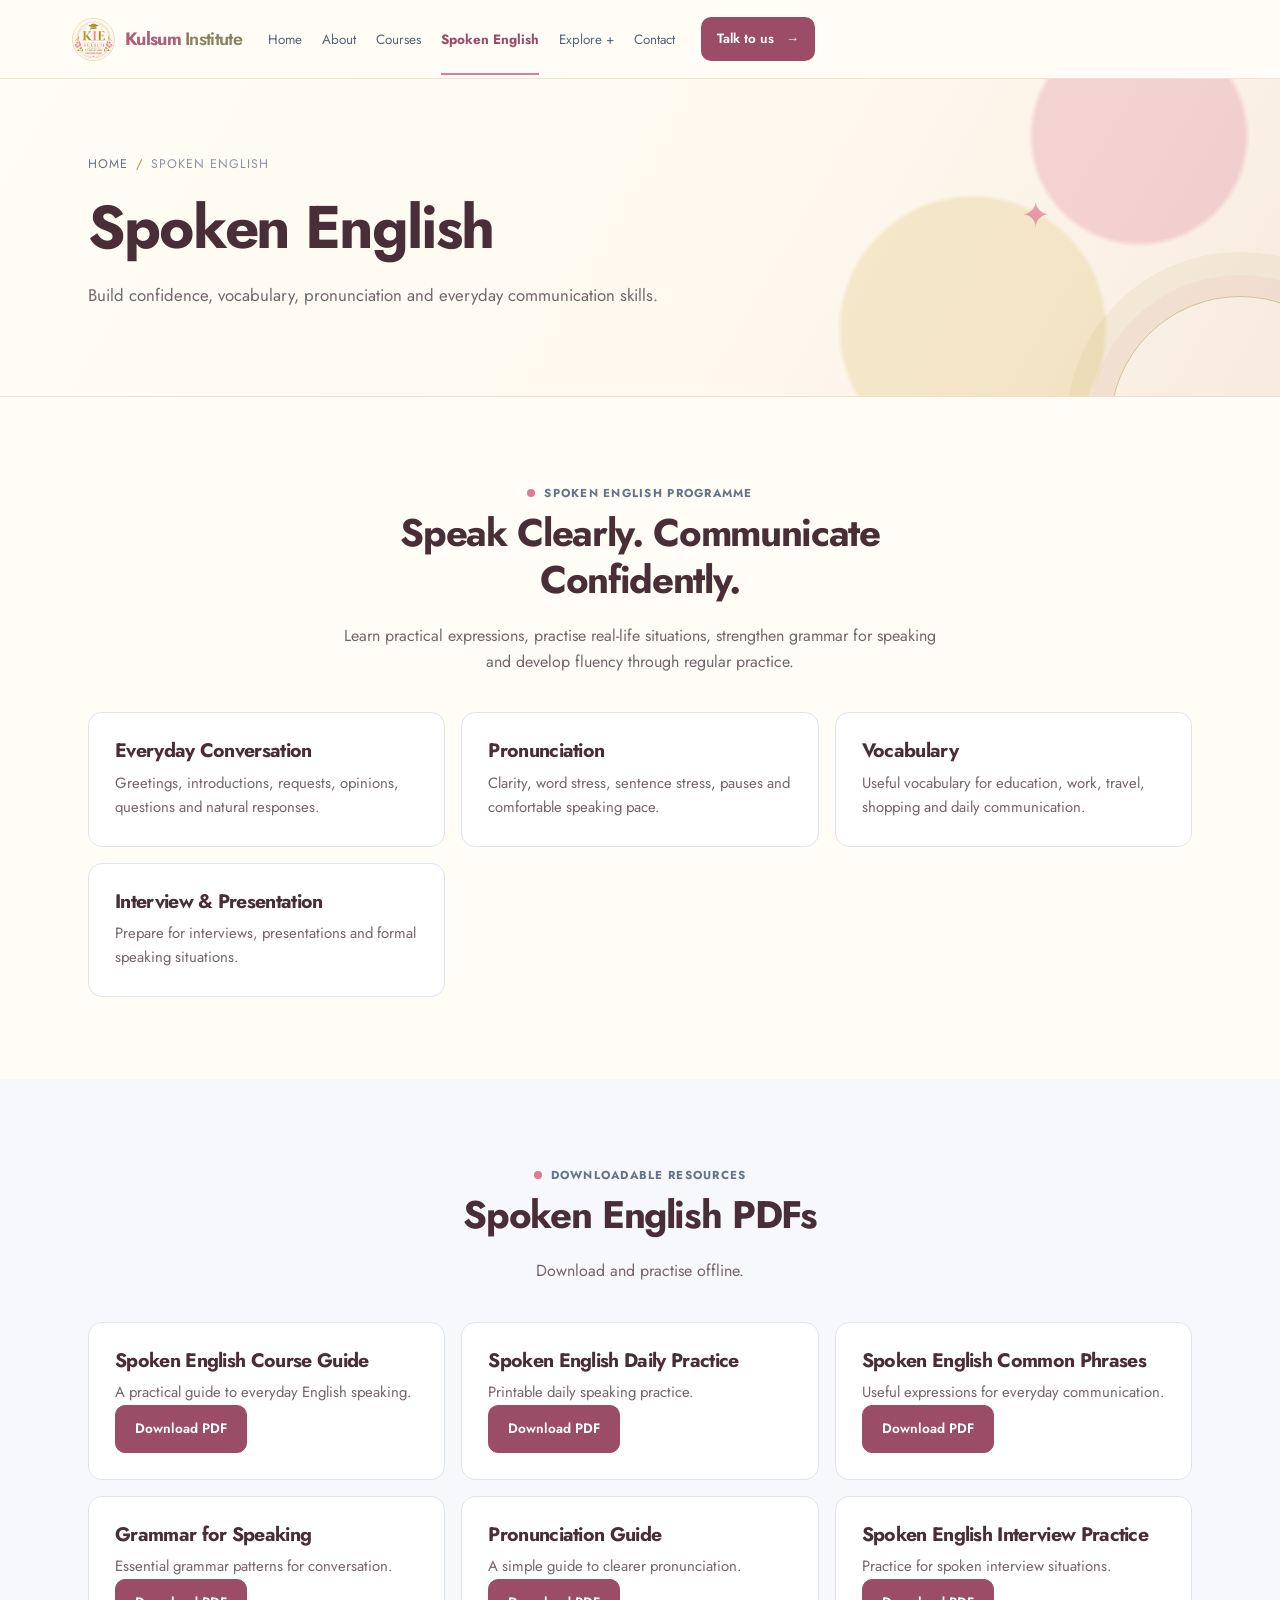
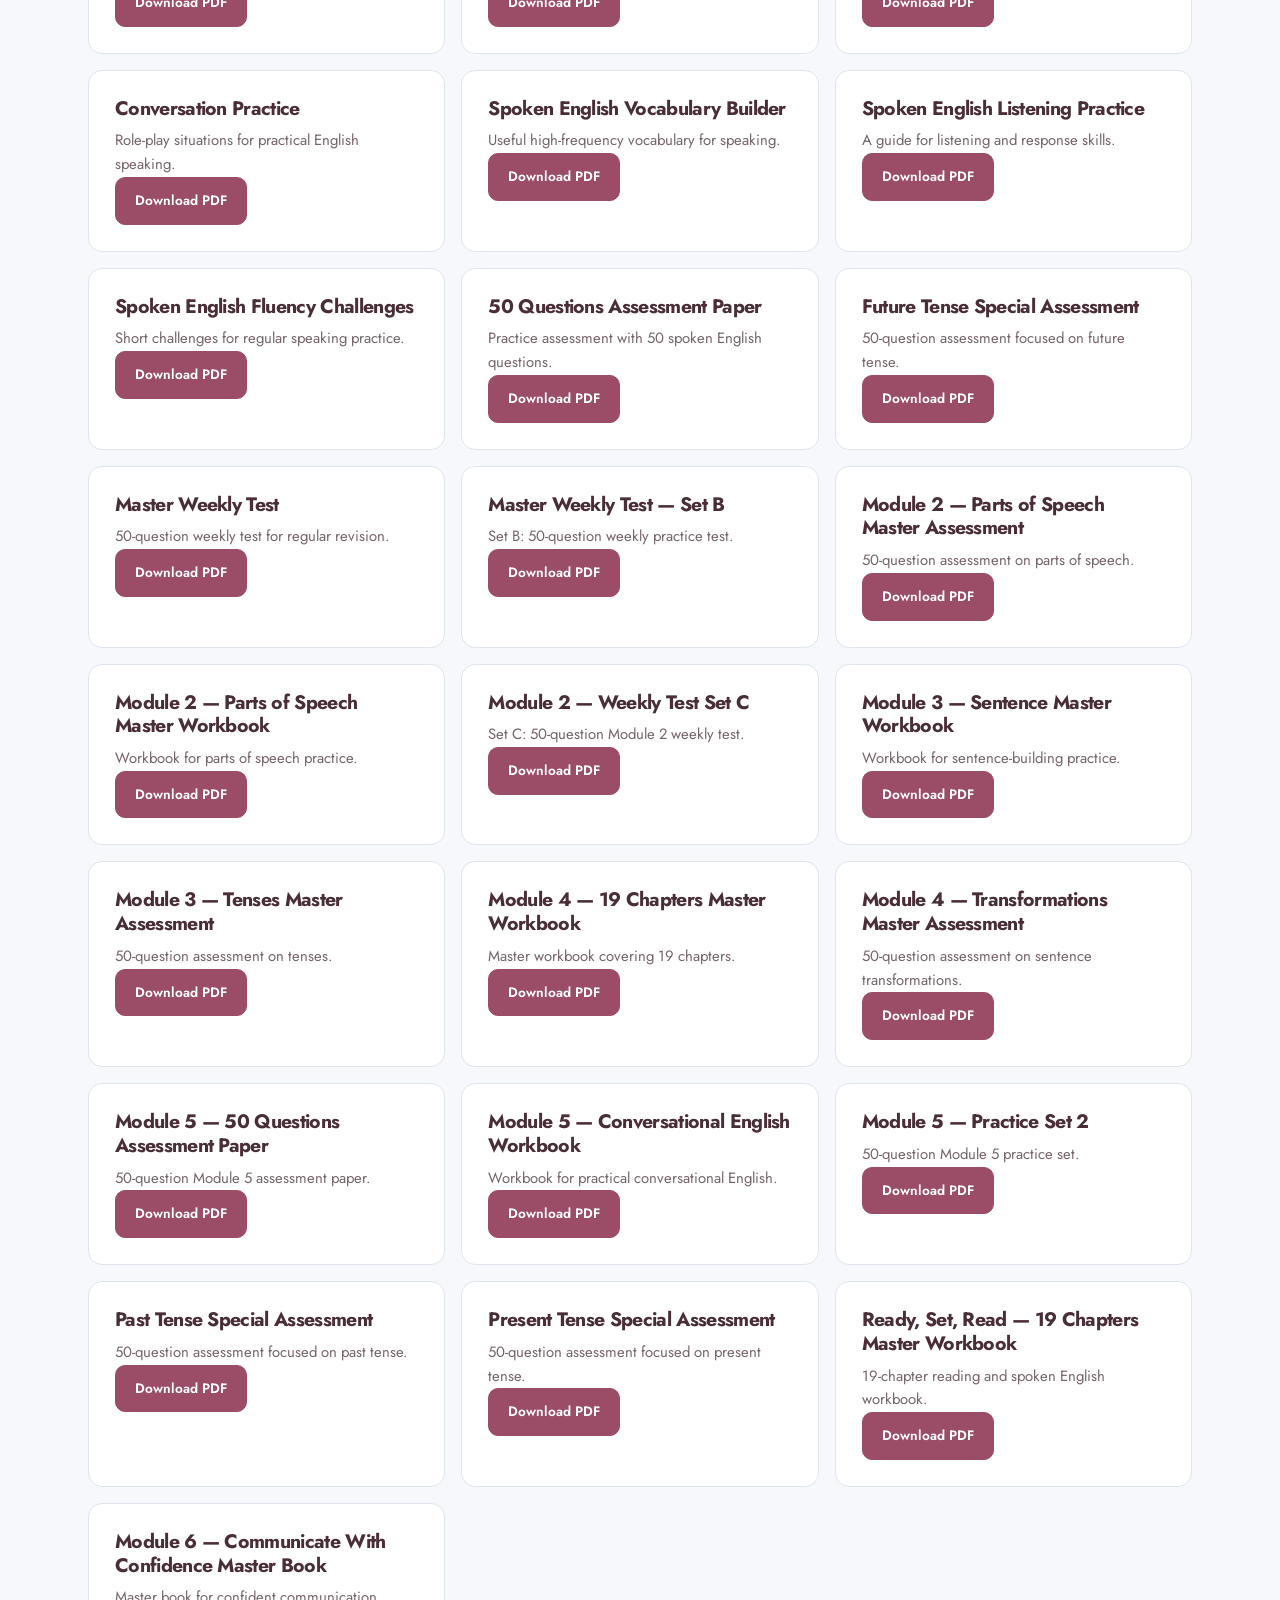
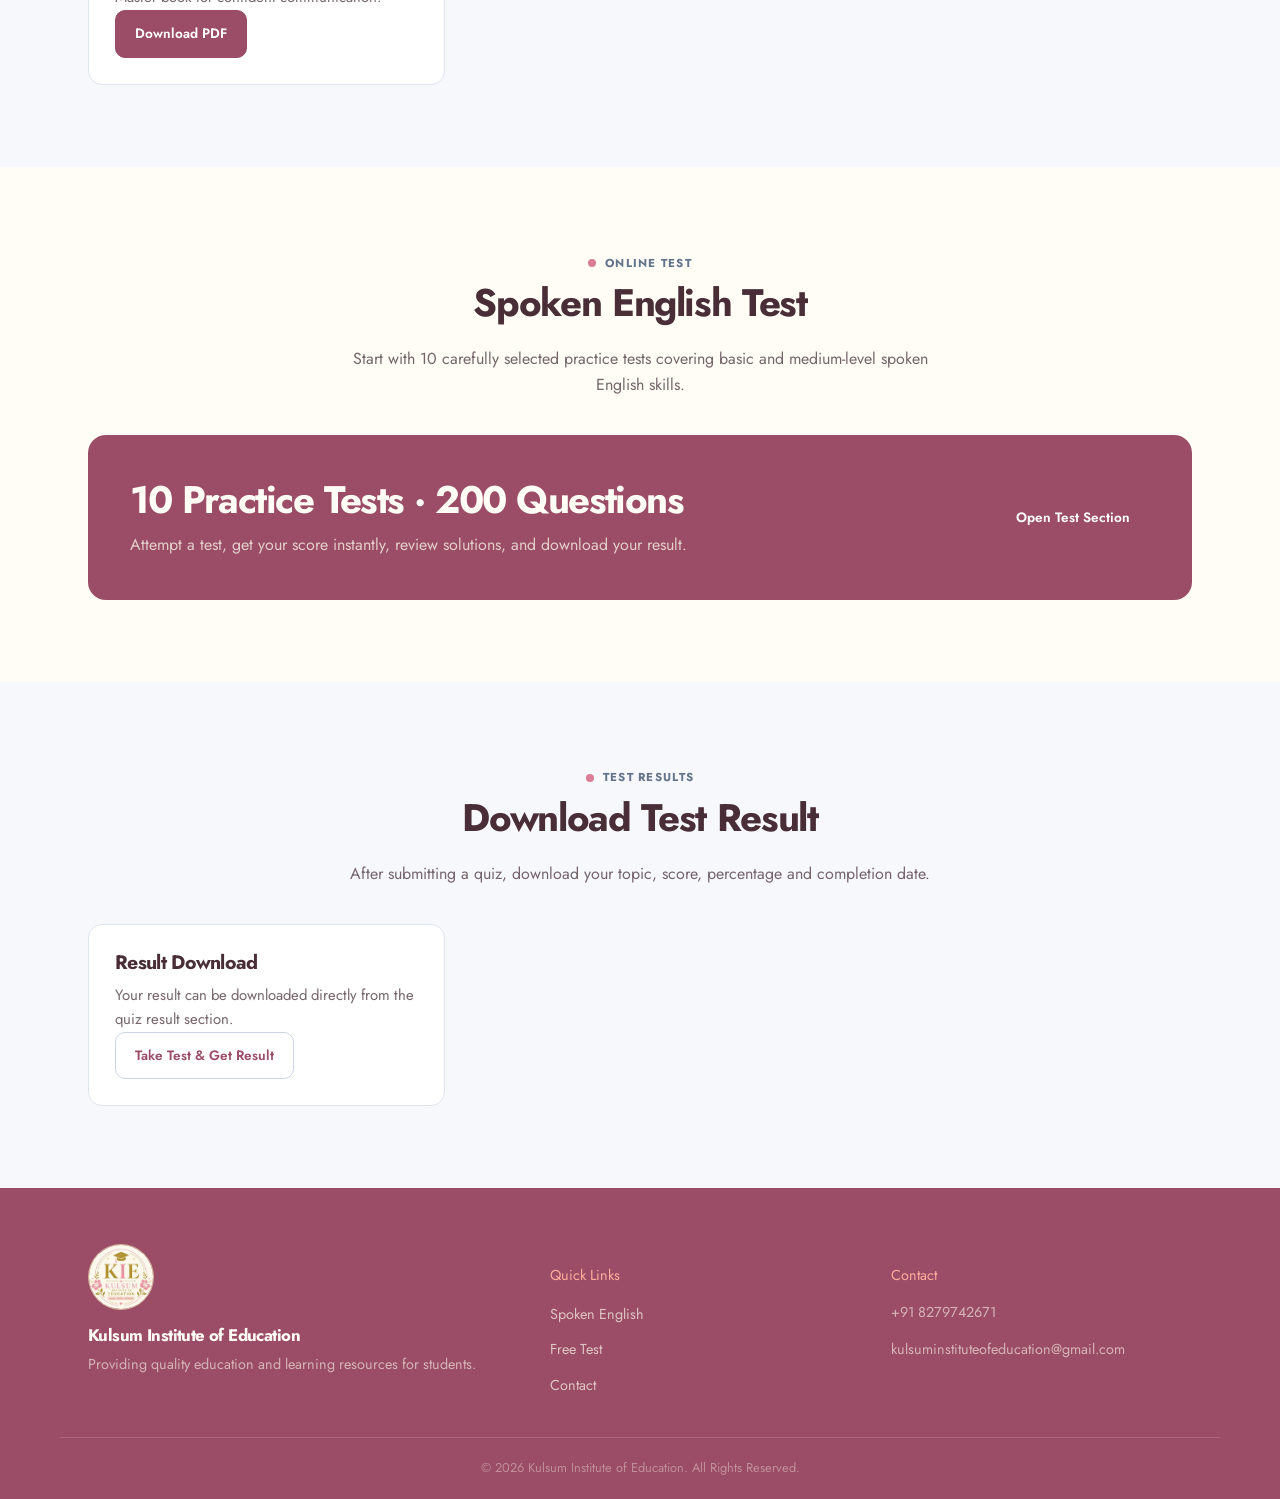
<file: spoken-english.html>
<!DOCTYPE html><html lang="en"><head><meta charset="UTF-8"><meta name="viewport" content="width=device-width,initial-scale=1.0"><title>Spoken English | Kulsum Institute of Education</title><meta name="description" content="Build spoken English confidence, vocabulary, pronunciation and everyday communication skills with Kulsum Institute of Education."><link rel="preconnect" href="https://fonts.googleapis.com"><link href="https://fonts.googleapis.com/css2?family=Amiri:wght@400;700&family=Jost:wght@400;500;600;700&display=swap" rel="stylesheet"><link rel="stylesheet" href="style.css"><script defer src="script.js"></script></head><body>
<div class="topbar"><div class="container topbar-inner"><span class="topbar-phrase">بِسْمِ اللّهِ الرَّحْمَٰنِ الرَّحِيمِ</span><span class="topbar-contact"><a href="tel:+918279742671">+91 8279742671</a><a href="mailto:info@kulsuminstituteofeducation.com">info@kulsuminstituteofeducation.com</a></span></div></div>
<header class="site-header"><div class="container nav-wrap"><a href="index.html" class="brand"><div class="brand-logo"><img src="assets/logo/logo.jpg" alt="Kulsum Institute of Education"></div><div class="brand-text"><h2>Kulsum Institute of Education</h2><p>Education &amp; Learning</p></div></a><nav><ul class="nav-links"><li><a href="index.html">Home</a></li><li><a href="about.html">
About
</a></li><li><a href="courses.html">Courses</a></li><li><a class="active" href="spoken-english.html">Spoken English</a></li><li><a href="free-courses.html">Free Courses</a></li><li><a href="free-test.html">Free Test</a></li><li><a href="workshop.html">Workshop</a></li><li><a href="readers-club.html">Readers Club</a></li><li><a href="ebooks.html">Ebooks</a></li><li><a href="contact.html">Contact</a></li></ul></nav><a href="contact.html" class="btn btn-gold header-cta">Enroll Now</a><button class="nav-toggle" aria-label="Toggle menu" aria-expanded="false"><span></span><span></span><span></span></button></div></header>
<section class="page-hero"><div class="container"><div class="breadcrumb"><a href="index.html">Home</a><span>/</span>Spoken English</div><h1>Spoken English</h1><p>Build confidence, vocabulary, pronunciation and everyday communication skills.</p></div></section>
<section class="section"><div class="container"><div class="section-head"><div class="eyebrow">Spoken English Programme</div><h2>Speak Clearly. Communicate Confidently.</h2><p>Learn practical expressions, practise real-life situations, strengthen grammar for speaking and develop fluency through regular practice.</p></div><div class="feature-grid"><div class="feature-card"><h3>Everyday Conversation</h3><p>Greetings, introductions, requests, opinions, questions and natural responses.</p></div><div class="feature-card"><h3>Pronunciation</h3><p>Clarity, word stress, sentence stress, pauses and comfortable speaking pace.</p></div><div class="feature-card"><h3>Vocabulary</h3><p>Useful vocabulary for education, work, travel, shopping and daily communication.</p></div><div class="feature-card"><h3>Interview &amp; Presentation</h3><p>Prepare for interviews, presentations and formal speaking situations.</p></div></div></div></section>
<section class="section section-alt"><div class="container"><div class="section-head"><div class="eyebrow">Downloadable Resources</div><h2>Spoken English PDFs</h2><p>Download and practise offline.</p></div><div class="feature-grid"><div class="feature-card"><h3>Spoken English Course Guide</h3><p>A practical guide to everyday English speaking.</p><a class="btn btn-gold" href="assets/pdfs/spoken-english-course-guide.pdf" download>Download PDF</a></div><div class="feature-card"><h3>Spoken English Daily Practice</h3><p>Printable daily speaking practice.</p><a class="btn btn-gold" href="assets/pdfs/spoken-english-daily-practice.pdf" download>Download PDF</a></div><div class="feature-card"><h3>Spoken English Common Phrases</h3><p>Useful expressions for everyday communication.</p><a class="btn btn-gold" href="assets/pdfs/spoken-english-common-phrases.pdf" download>Download PDF</a></div><div class="feature-card"><h3>Grammar for Speaking</h3><p>Essential grammar patterns for conversation.</p><a class="btn btn-gold" href="assets/pdfs/spoken-english-grammar-for-speaking.pdf" download>Download PDF</a></div><div class="feature-card"><h3>Pronunciation Guide</h3><p>A simple guide to clearer pronunciation.</p><a class="btn btn-gold" href="assets/pdfs/spoken-english-pronunciation-guide.pdf" download>Download PDF</a></div><div class="feature-card"><h3>Spoken English Interview Practice</h3><p>Practice for spoken interview situations.</p><a class="btn btn-gold" href="assets/pdfs/spoken-english-interview-practice.pdf" download>Download PDF</a></div><div class="feature-card"><h3>Conversation Practice</h3><p>Role-play situations for practical English speaking.</p><a class="btn btn-gold" href="assets/pdfs/spoken-english-conversation-practice.pdf" download>Download PDF</a></div><div class="feature-card"><h3>Spoken English Vocabulary Builder</h3><p>Useful high-frequency vocabulary for speaking.</p><a class="btn btn-gold" href="assets/pdfs/spoken-english-vocabulary-builder.pdf" download>Download PDF</a></div><div class="feature-card"><h3>Spoken English Listening Practice</h3><p>A guide for listening and response skills.</p><a class="btn btn-gold" href="assets/pdfs/spoken-english-listening-practice.pdf" download>Download PDF</a></div><div class="feature-card"><h3>Spoken English Fluency Challenges</h3><p>Short challenges for regular speaking practice.</p><a class="btn btn-gold" href="assets/pdfs/spoken-english-fluency-challenges.pdf" download>Download PDF</a></div><div class="feature-card"><h3>50 Questions Assessment Paper</h3><p>Practice assessment with 50 spoken English questions.</p><a class="btn btn-gold" href="assets/pdfs/Kulsum_Institute_50_Questions_Assessment_Paper.pdf" download>Download PDF</a></div><div class="feature-card"><h3>Future Tense Special Assessment</h3><p>50-question assessment focused on future tense.</p><a class="btn btn-gold" href="assets/pdfs/Kulsum_Institute_Future_Tense_Special_Assessment_50Questions.pdf" download>Download PDF</a></div><div class="feature-card"><h3>Master Weekly Test</h3><p>50-question weekly test for regular revision.</p><a class="btn btn-gold" href="assets/pdfs/Kulsum_Institute_Master_Weekly_Test_50Questions.pdf" download>Download PDF</a></div><div class="feature-card"><h3>Master Weekly Test — Set B</h3><p>Set B: 50-question weekly practice test.</p><a class="btn btn-gold" href="assets/pdfs/Kulsum_Institute_Master_Weekly_Test_Set_B_50Questions.pdf" download>Download PDF</a></div><div class="feature-card"><h3>Module 2 — Parts of Speech Master Assessment</h3><p>50-question assessment on parts of speech.</p><a class="btn btn-gold" href="assets/pdfs/Kulsum_Institute_Module2_Parts_of_Speech_Master_Assessment_50Questions.pdf" download>Download PDF</a></div><div class="feature-card"><h3>Module 2 — Parts of Speech Master Workbook</h3><p>Workbook for parts of speech practice.</p><a class="btn btn-gold" href="assets/pdfs/Kulsum_Institute_Module2_Parts_of_Speech_Master_Workbook.pdf" download>Download PDF</a></div><div class="feature-card"><h3>Module 2 — Weekly Test Set C</h3><p>Set C: 50-question Module 2 weekly test.</p><a class="btn btn-gold" href="assets/pdfs/Kulsum_Institute_Module2_Weekly_Test_Set_C_50Questions.pdf" download>Download PDF</a></div><div class="feature-card"><h3>Module 3 — Sentence Master Workbook</h3><p>Workbook for sentence-building practice.</p><a class="btn btn-gold" href="assets/pdfs/Kulsum_Institute_Module3_Sentence_Master_Workbook.pdf" download>Download PDF</a></div><div class="feature-card"><h3>Module 3 — Tenses Master Assessment</h3><p>50-question assessment on tenses.</p><a class="btn btn-gold" href="assets/pdfs/Kulsum_Institute_Module3_Tenses_Master_Assessment_50Questions.pdf" download>Download PDF</a></div><div class="feature-card"><h3>Module 4 — 19 Chapters Master Workbook</h3><p>Master workbook covering 19 chapters.</p><a class="btn btn-gold" href="assets/pdfs/Kulsum_Institute_Module4_19Chapters_Master_Workbook.pdf" download>Download PDF</a></div><div class="feature-card"><h3>Module 4 — Transformations Master Assessment</h3><p>50-question assessment on sentence transformations.</p><a class="btn btn-gold" href="assets/pdfs/Kulsum_Institute_Module4_Transformations_Master_Assessment_50Questions.pdf" download>Download PDF</a></div><div class="feature-card"><h3>Module 5 — 50 Questions Assessment Paper</h3><p>50-question Module 5 assessment paper.</p><a class="btn btn-gold" href="assets/pdfs/Kulsum_Institute_Module5_50_Questions_Assessment_Paper.pdf" download>Download PDF</a></div><div class="feature-card"><h3>Module 5 — Conversational English Workbook</h3><p>Workbook for practical conversational English.</p><a class="btn btn-gold" href="assets/pdfs/Kulsum_Institute_Module5_Conversational_English_Workbook.pdf" download>Download PDF</a></div><div class="feature-card"><h3>Module 5 — Practice Set 2</h3><p>50-question Module 5 practice set.</p><a class="btn btn-gold" href="assets/pdfs/Kulsum_Institute_Module5_Practice_Set2_50_Questions.pdf" download>Download PDF</a></div><div class="feature-card"><h3>Past Tense Special Assessment</h3><p>50-question assessment focused on past tense.</p><a class="btn btn-gold" href="assets/pdfs/Kulsum_Institute_Past_Tense_Special_Assessment_50Questions.pdf" download>Download PDF</a></div><div class="feature-card"><h3>Present Tense Special Assessment</h3><p>50-question assessment focused on present tense.</p><a class="btn btn-gold" href="assets/pdfs/Kulsum_Institute_Present_Tense_Special_Assessment_50Questions.pdf" download>Download PDF</a></div><div class="feature-card"><h3>Ready, Set, Read — 19 Chapters Master Workbook</h3><p>19-chapter reading and spoken English workbook.</p><a class="btn btn-gold" href="assets/pdfs/Kulsum_Institute_Ready_Set_Read_19_Chapters_Master_Workbook.pdf" download>Download PDF</a></div><div class="feature-card"><h3>Module 6 — Communicate With Confidence Master Book</h3><p>Master book for confident communication.</p><a class="btn btn-gold" href="assets/pdfs/Module_6_Communicate_With_Confidence_Master_Book.pdf" download>Download PDF</a></div></div></div></section>
<section class="section"><div class="container"><div class="section-head"><div class="eyebrow">Online Test</div><h2>Spoken English Test</h2><p>Start with 10 carefully selected practice tests covering basic and medium-level spoken English skills.</p></div><div class="promo-banner"><div><h2>10 Practice Tests · 200 Questions</h2><p>Attempt a test, get your score instantly, review solutions, and download your result.</p></div><a href="spoken-english-tests.html" class="btn btn-gold">Open Test Section</a></div></div></section>
<section class="section section-alt"><div class="container"><div class="section-head"><div class="eyebrow">Test Results</div><h2>Download Test Result</h2><p>After submitting a quiz, download your topic, score, percentage and completion date.</p></div><div class="feature-grid"><div class="feature-card"><h3>Result Download</h3><p>Your result can be downloaded directly from the quiz result section.</p><a href="spoken-english-tests.html" class="btn btn-outline">Take Test &amp; Get Result</a></div></div></div></section>
<footer class="site-footer"><div class="container footer-grid"><div><h3>Kulsum Institute of Education</h3><p>Providing quality education and learning resources for students.</p></div><div><h4>Quick Links</h4><ul><li><a href="spoken-english.html">Spoken English</a></li><li><a href="free-test.html">Free Test</a></li><li><a href="contact.html">Contact</a></li></ul></div><div><h4>Contact</h4><p>+91 8279742671</p><p>kulsuminstituteofeducation@gmail.com</p></div></div><div class="copyright">&copy; 2026 Kulsum Institute of Education. All Rights Reserved.</div></footer></body></html>
</file>
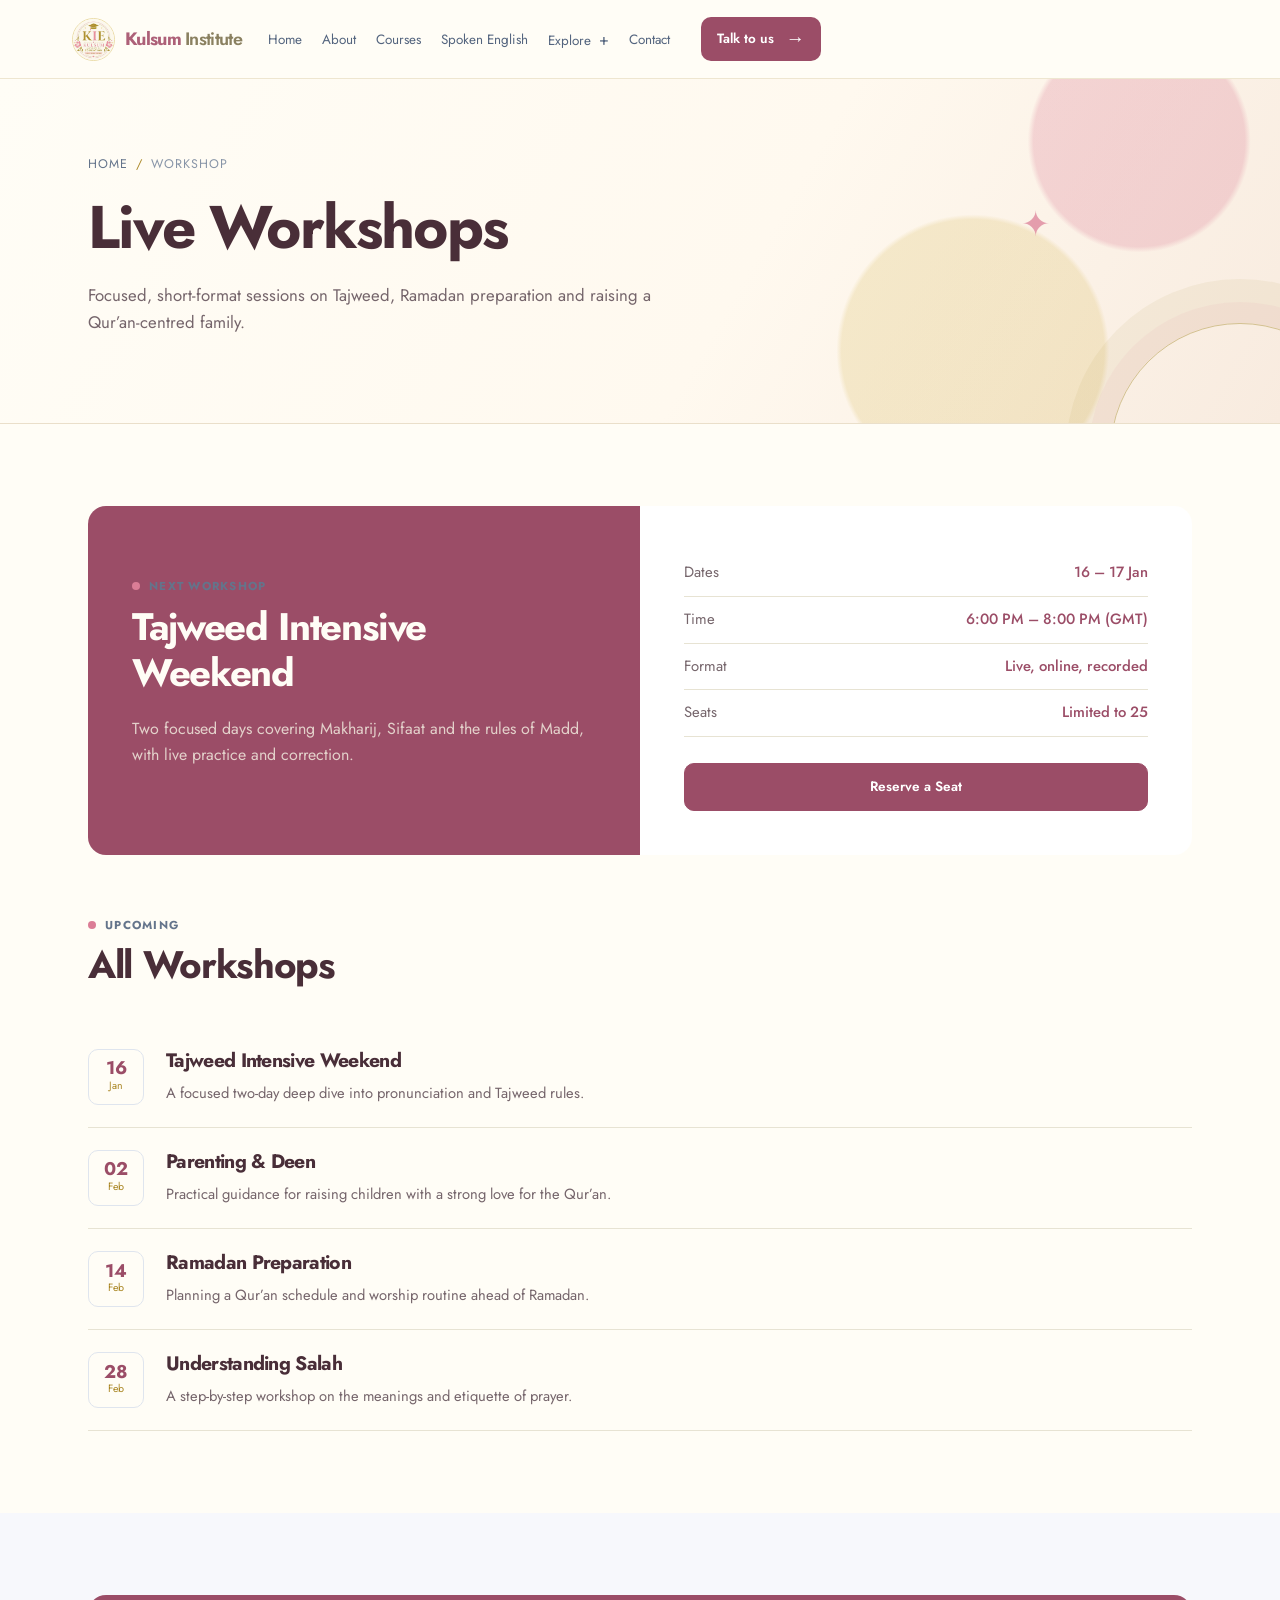
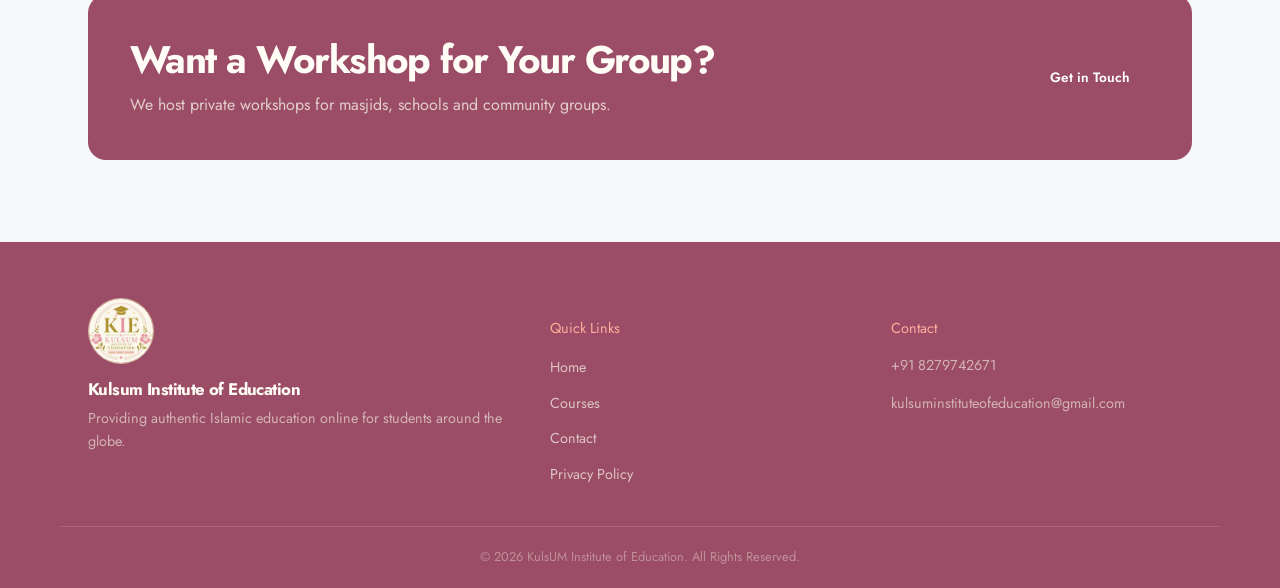
<file: workshop.html>
<!DOCTYPE html>
<html lang="en">
<head>
<meta charset="UTF-8">
<meta name="viewport" content="width=device-width, initial-scale=1.0">
<title>Workshops | Kulsum Institute of Education</title>
<meta name="description" content="Join live workshops on Tajweed, Ramadan preparation and raising a Qur&#39;an-centred family at Kulsum Institute of Education.">
<link rel="preconnect" href="https://fonts.googleapis.com">
<link href="https://fonts.googleapis.com/css2?family=Amiri:wght@400;700&family=Jost:wght@400;500;600;700&display=swap" rel="stylesheet">
<link rel="stylesheet" href="style.css">
<link rel="stylesheet" href="institute.css">
<script defer src="script.js"></script>
</head>
<body>

<div class="topbar"><div class="container topbar-inner"><span class="topbar-phrase">بِسْمِ اللّهِ الرَّحْمَٰنِ الرَّحِيمِ</span><span class="topbar-contact"><a href="tel:+918279742671">+91 8279742671</a><a href="mailto:info@kulsuminstituteofeducation.com">info@kulsuminstituteofeducation.com</a></span></div></div>
<header class="site-header">
<div class="container nav-wrap">
<a href="index.html" class="brand">
<div class="brand-logo"><img src="assets/logo/logo.jpg" alt="Kulsum Institute of Education"></div>
<div class="brand-text"><h2>Kulsum Institute of Education</h2><p>Education & Learning</p></div>
</a>
<nav>
<ul class="nav-links">
<li><a href="index.html">Home</a></li>
<li><a href="about.html">About</a></li>
<li><a href="courses.html">Courses</a></li><li><a href="spoken-english.html">Spoken English</a></li>
<li><a href="free-courses.html">Free Courses</a></li>
<li><a href="free-test.html">Free Test</a></li>
<li><a href="workshop.html" class="active">Workshop</a></li>
<li><a href="readers-club.html">Readers Club</a></li>
<li><a href="ebooks.html">Ebooks</a></li>
<li><a href="contact.html">Contact</a></li>
</ul>
</nav>
<a href="contact.html" class="btn btn-gold header-cta">Enroll Now</a>
<button class="nav-toggle" aria-label="Toggle menu" aria-expanded="false"><span></span><span></span><span></span></button>
</div>
</header>

<section class="page-hero">
<div class="container">
<div class="breadcrumb"><a href="index.html">Home</a><span>/</span>Workshop</div>
<h1>Live Workshops</h1>
<p>Focused, short-format sessions on Tajweed, Ramadan preparation and raising a Qur&rsquo;an-centred family.</p>
</div>
</section>

<section class="section">
<div class="container">

<div class="workshop-highlight">
<div class="workshop-highlight-media">
<div class="eyebrow">Next Workshop</div>
<h2>Tajweed Intensive Weekend</h2>
<p style="color:rgba(243,238,225,0.82)">Two focused days covering Makharij, Sifaat and the rules of Madd, with live practice and correction.</p>
</div>
<div class="workshop-highlight-body">
<ul>
<li><span>Dates</span><span>16 &ndash; 17 Jan</span></li>
<li><span>Time</span><span>6:00 PM &ndash; 8:00 PM (GMT)</span></li>
<li><span>Format</span><span>Live, online, recorded</span></li>
<li><span>Seats</span><span>Limited to 25</span></li>
</ul>
<a href="contact.html" class="btn btn-gold">Reserve a Seat</a>
</div>
</div>

<div class="section-head align-left">
<div class="eyebrow">Upcoming</div>
<h2>All Workshops</h2>
</div>

<div class="workshop-list">

<div class="workshop-item">
<div class="date-badge"><strong>16</strong><span>Jan</span></div>
<div>
<h3>Tajweed Intensive Weekend</h3>
<p>A focused two-day deep dive into pronunciation and Tajweed rules.</p>
</div>
</div>

<div class="workshop-item">
<div class="date-badge"><strong>02</strong><span>Feb</span></div>
<div>
<h3>Parenting &amp; Deen</h3>
<p>Practical guidance for raising children with a strong love for the Qur&rsquo;an.</p>
</div>
</div>

<div class="workshop-item">
<div class="date-badge"><strong>14</strong><span>Feb</span></div>
<div>
<h3>Ramadan Preparation</h3>
<p>Planning a Qur&rsquo;an schedule and worship routine ahead of Ramadan.</p>
</div>
</div>

<div class="workshop-item">
<div class="date-badge"><strong>28</strong><span>Feb</span></div>
<div>
<h3>Understanding Salah</h3>
<p>A step-by-step workshop on the meanings and etiquette of prayer.</p>
</div>
</div>

</div>
</div>
</section>

<section class="section section-alt">
<div class="container">
<div class="promo-banner">
<div>
<h2>Want a Workshop for Your Group?</h2>
<p>We host private workshops for masjids, schools and community groups.</p>
</div>
<a href="contact.html" class="btn btn-gold">Get in Touch</a>
</div>
</div>
</section>

<footer class="site-footer">
<div class="container footer-grid">
<div>
<h3>Kulsum Institute of Education</h3>
<p>Providing authentic Islamic education online for students around the globe.</p>
</div>
<div>
<h4>Quick Links</h4>
<ul>
<li><a href="index.html">Home</a></li>
<li><a href="courses.html">Courses</a></li>
<li><a href="contact.html">Contact</a></li>
<li><a href="privacy-policy.html">Privacy Policy</a></li>
</ul>
</div>
<div>
<h4>Contact</h4>
<p>+91 8279742671</p>
<p>kulsuminstituteofeducation@gmail.com</p>
</div>
</div>
<div class="copyright">&copy; 2026 KulsUM Institute of Education. All Rights Reserved.</div>
</footer>

</body>
</html>
</file>
<file: institute.css>
:root{--navy:#102a43;--ink:#172b4d;--muted:#61708a;--cream:#f7f8fc;--line:#dfe5ee;--coral:#ff8066;--blue:#5c8cf6;--yellow:#f6c84c;--radius:18px}*{box-sizing:border-box}.institute-site{margin:0;background:#fff;color:var(--ink);font:400 16px/1.55 'DM Sans',Arial,sans-serif}.institute-site a{text-decoration:none;color:inherit}.inst-container{max-width:1200px;margin:auto;padding-left:32px;padding-right:32px}.inst-header{background:rgba(255,255,255,.94);border-bottom:1px solid #edf0f4;position:sticky;top:0;z-index:20;backdrop-filter:blur(10px)}.inst-nav{height:78px;display:flex;align-items:center;gap:30px}.inst-brand{display:flex;align-items:center;gap:10px;font:700 18px 'Plus Jakarta Sans',sans-serif;letter-spacing:-.7px;white-space:nowrap}.inst-brand b{font-weight:600;color:#70809a}.inst-mark{width:34px;height:34px;border-radius:10px;display:grid;place-items:center;background:var(--navy);color:#fff;font:800 18px 'Plus Jakarta Sans',sans-serif}.inst-links{display:flex;align-items:center;gap:28px;list-style:none;padding:0;margin:0 0 0 auto}.inst-links a{font-size:14px;color:#53647e;padding:28px 0 25px;border-bottom:2px solid transparent}.inst-links a:hover,.inst-links a.active{color:var(--navy);border-color:var(--coral);font-weight:700}.inst-button{display:inline-flex;align-items:center;justify-content:center;gap:18px;border-radius:10px;padding:14px 19px;font-size:14px;font-weight:700;transition:transform .2s,background .2s}.inst-button:hover{transform:translateY(-2px)}.inst-button span,.text-link span{font-size:19px;line-height:12px}.inst-button-dark{background:var(--navy);color:#fff}.inst-button-light{background:#fff;color:var(--navy)}.nav-cta{margin-left:5px;padding:11px 16px}.inst-menu{display:none;background:none;border:0;margin-left:auto;padding:8px}.inst-menu span{display:block;width:23px;height:2px;background:var(--navy);margin:5px}
.inst-hero{overflow:hidden;background:linear-gradient(115deg,#f8faff 0%,#f8faff 63%,#f4f1ff 100%);padding:86px 0 72px}.hero-layout{display:grid;grid-template-columns:1.03fr .97fr;gap:62px;align-items:center}.inst-kicker{display:flex;align-items:center;gap:9px;margin:0 0 15px;color:#66738b;font-size:12px;font-weight:700;text-transform:uppercase;letter-spacing:1.2px}.inst-kicker i{height:9px;width:9px;background:var(--coral);border-radius:50%;display:inline-block}.hero-copy h1,.course-hero h1{font:800 clamp(42px,5vw,68px)/1.06 'Plus Jakarta Sans',sans-serif;letter-spacing:-3.4px;margin:0 0 23px;max-width:680px}.hero-copy h1 em{font-style:normal;color:var(--coral)}.hero-lead{color:var(--muted);font-size:18px;max-width:570px;margin:0}.hero-actions{display:flex;align-items:center;gap:27px;margin:33px 0 52px}.text-link{font-size:14px;font-weight:700;color:var(--navy);display:inline-flex;align-items:center;gap:8px}.text-link:hover{color:var(--coral)}.hero-proof{display:flex;border-top:1px solid #dce3ef;padding-top:22px}.hero-proof div{padding:0 25px;border-left:1px solid #dce3ef}.hero-proof div:first-child{border:0;padding-left:0}.hero-proof strong{display:block;font:700 20px 'Plus Jakarta Sans',sans-serif}.hero-proof span{font-size:12px;color:#78869b}.hero-visual{height:406px;position:relative;isolation:isolate}.hero-visual:before{content:'';position:absolute;inset:24px 10px 8px;background:#e6eaff;border-radius:52% 48% 45% 55% / 53% 43% 57% 47%;transform:rotate(-9deg);z-index:-3}.visual-orbit{border:1px solid #bdc8ed;border-radius:50%;position:absolute}.orbit-one{width:380px;height:250px;left:46px;top:91px;transform:rotate(-28deg)}.orbit-two{width:250px;height:380px;left:119px;top:28px;transform:rotate(30deg)}.hero-core{position:absolute;width:210px;height:210px;border-radius:50%;background:var(--navy);color:#fff;left:50%;top:50%;transform:translate(-50%,-50%);display:flex;align-items:center;justify-content:center;box-shadow:0 21px 42px rgba(35,51,91,.22)}.hero-core strong{font:800 70px 'Plus Jakarta Sans',sans-serif;letter-spacing:-6px}.core-small{position:absolute;top:48px;font-size:10px;letter-spacing:2px;font-weight:700;color:#b7c8ec}.core-ring{position:absolute;bottom:26px;font-size:10px;letter-spacing:4px;color:#ffb6a6}.hero-panel{position:absolute;background:rgba(255,255,255,.96);border-radius:12px;padding:14px 17px;box-shadow:0 12px 30px rgba(50,69,111,.12);display:flex;gap:10px;align-items:center;z-index:2}.hero-panel b{display:block;font-size:12px}.hero-panel small{display:block;font-size:10px;color:#78869b}.panel-top{top:31px;right:7px}.panel-bottom{bottom:22px;left:0}.panel-icon{width:30px;height:30px;border-radius:8px;display:grid;place-items:center;background:#fff0ec;color:#f26a4e}.progress{display:flex;gap:3px;align-items:flex-end;height:28px}.progress i{display:block;width:5px;background:#c9d2e2;border-radius:3px}.progress i:nth-child(1){height:8px}.progress i:nth-child(2){height:13px}.progress i:nth-child(3){height:19px;background:#9ab5fc}.progress i:nth-child(4){height:27px;background:var(--blue)}.visual-dot{position:absolute;width:13px;height:13px;border-radius:50%;background:var(--yellow);z-index:2}.dot-a{top:77px;left:75px}.dot-b{right:59px;bottom:95px;background:var(--coral)}.visual-star{position:absolute;color:var(--blue);left:43px;bottom:82px;font-size:31px}.trust-strip{min-height:88px;display:flex;align-items:center;justify-content:space-between;gap:20px;font-size:11px;font-weight:700;letter-spacing:1.2px;color:#60708a}.trust-strip i{height:5px;width:5px;transform:rotate(45deg);background:var(--coral)}
.inst-section{padding-top:108px;padding-bottom:108px}.pathway-section{display:grid;grid-template-columns:1fr 1fr;gap:22px}.section-intro h2,.outcome-copy h2,.featured-heading h2,.simple-cta h2{font:800 clamp(31px,3.6vw,47px)/1.12 'Plus Jakarta Sans',sans-serif;letter-spacing:-2px;margin:0}.intro-copy{font-size:17px;color:var(--muted);max-width:440px;align-self:end;margin:0 0 8px}.path-grid{grid-column:1/-1;display:grid;grid-template-columns:repeat(3,1fr);gap:18px;margin-top:36px}.path-card{min-height:315px;border:1px solid var(--line);border-radius:var(--radius);padding:27px;position:relative;display:flex;flex-direction:column;transition:transform .2s,box-shadow .2s}.path-card:hover{transform:translateY(-5px);box-shadow:0 16px 34px rgba(35,53,89,.1)}.path-card-featured{background:var(--navy);border-color:var(--navy);color:white}.path-number{font-size:12px;color:#91a1ba;font-weight:700}.path-symbol{font:700 35px 'Plus Jakarta Sans',sans-serif;margin:40px 0 25px;color:var(--blue)}.path-card-featured .path-symbol{color:#ff9a86}.path-card h3{font:700 20px 'Plus Jakarta Sans',sans-serif;letter-spacing:-.8px;margin:0 0 8px}.path-card p{font-size:14px;color:#6e7e94;margin:0;max-width:285px}.path-card-featured p{color:#bdc9df}.path-arrow{font-size:13px;font-weight:700;margin-top:auto;padding-top:24px}.path-arrow b{font-size:18px;margin-left:6px}.inst-surface{background:var(--cream)}.outcomes-layout{display:grid;grid-template-columns:1fr 1fr;align-items:center;gap:100px}.outcome-art{height:390px;position:relative;border-radius:18px;overflow:hidden;background:#e9efff}.outcome-grid{position:absolute;inset:0;background:linear-gradient(90deg,transparent 49.7%,rgba(94,126,190,.15) 50%,transparent 50.3%),linear-gradient(transparent 49.7%,rgba(94,126,190,.15) 50%,transparent 50.3%);background-size:68px 68px}.outcome-card{position:absolute;background:#fff;border-radius:14px;padding:20px;box-shadow:0 10px 25px rgba(46,67,112,.13)}.outcome-card.one{top:67px;left:43px;width:189px}.outcome-card.one b{font:800 45px 'Plus Jakarta Sans',sans-serif;letter-spacing:-3px;display:block;color:var(--navy)}.outcome-card span{font-size:12px;color:#6e7d95}.outcome-card.two{right:26px;bottom:57px;width:194px}.outcome-card.two b{font-size:13px;display:block;margin:9px 0 2px}.outcome-card small{font-size:11px;color:#78869b}.mini-check{width:26px;height:26px;display:grid;place-items:center;border-radius:50%;background:#dcf5e8;color:#279461;font-weight:700}.outcome-line{position:absolute;width:230px;height:158px;border:2px solid var(--coral);border-left:0;border-bottom:0;border-radius:0 130px 0 0;left:134px;top:123px;transform:rotate(20deg)}.outcome-copy>p:not(.inst-kicker){font-size:16px;color:var(--muted);max-width:490px;margin:20px 0}.check-list{padding:0;list-style:none;margin:27px 0}.check-list li{font-size:14px;font-weight:600;margin:11px 0}.check-list li:before{content:'✓';color:#1e9e68;margin-right:10px}.featured-heading,.simple-cta{display:flex;align-items:end;justify-content:space-between;gap:30px}.program-grid{display:grid;grid-template-columns:repeat(3,1fr);gap:18px;margin-top:38px}.program-card{border:1px solid var(--line);border-radius:var(--radius);overflow:hidden}.program-top{height:155px;padding:23px;display:flex;justify-content:space-between;color:#fff;font-size:11px;font-weight:700;letter-spacing:1px}.program-top b{font:700 38px 'Plus Jakarta Sans',sans-serif;letter-spacing:-2px;opacity:.68}.coral{background:#ef7962}.blue{background:#668be9}.yellow{background:#e7b931}.program-body{padding:23px 25px 26px}.program-meta{font-size:10px;font-weight:700;letter-spacing:1px;color:#7e8da3;margin:0 0 12px}.program-body h3{font:700 20px 'Plus Jakarta Sans',sans-serif;letter-spacing:-.8px;margin:0 0 9px}.program-body>p:not(.program-meta){font-size:14px;color:var(--muted);margin:0 0 20px}.program-body a{font-size:13px;font-weight:700;color:var(--navy)}.inst-cta{background:var(--navy);border-radius:22px;color:#fff;padding:56px 64px;display:flex;align-items:center;justify-content:space-between;gap:30px;margin-bottom:108px}.inst-cta h2{font:800 clamp(29px,3vw,43px)/1.1 'Plus Jakarta Sans',sans-serif;letter-spacing:-2px;margin:0 0 10px}.inst-cta p:not(.inst-kicker){margin:0;color:#bdc9dd;font-size:15px}.inst-kicker.light{color:#b8c6df}.inst-kicker.light i{background:#ff937d}.inst-footer{border-top:1px solid var(--line);padding-top:38px}.footer-row{display:flex;justify-content:space-between;align-items:center;gap:30px;padding-bottom:33px}.footer-row p{font-size:13px;color:#76849a;margin:0}.footer-row div{display:flex;gap:22px;font-size:13px;font-weight:600;color:#63738b}.copyright-row{border-top:1px solid var(--line);padding-top:18px;padding-bottom:18px;color:#8995a8;font-size:11px}
.course-hero{background:var(--cream);padding:92px 0 80px}.course-hero h1{margin-bottom:18px}.course-hero>div>p:last-child{font-size:17px;color:var(--muted);max-width:550px;margin:0}.course-catalogue{padding-top:86px;padding-bottom:108px}.catalogue-intro{display:flex;justify-content:space-between;align-items:center;gap:35px;padding-bottom:46px;border-bottom:1px solid var(--line)}.catalogue-intro p{font:700 25px/1.35 'Plus Jakarta Sans',sans-serif;letter-spacing:-1px;max-width:590px;margin:0}.catalogue-grid{display:grid;grid-template-columns:repeat(3,1fr);gap:18px;margin-top:42px}.catalogue-card{border:1px solid var(--line);border-radius:var(--radius);padding:29px}.catalogue-icon{width:52px;height:52px;border-radius:13px;display:grid;place-items:center;font:700 23px 'Plus Jakarta Sans',sans-serif;color:white;margin-bottom:28px}.catalogue-card h2{font:700 24px/1.2 'Plus Jakarta Sans',sans-serif;letter-spacing:-1.2px;margin:0 0 12px}.catalogue-card>p:not(.program-meta){color:var(--muted);font-size:14px;margin:0}.catalogue-card ul{margin:23px 0;padding:0;list-style:none;border-top:1px solid var(--line)}.catalogue-card li{font-size:13px;padding:10px 0;border-bottom:1px solid var(--line);color:#53637a}.catalogue-card li:before{content:'→';color:var(--coral);margin-right:9px}.simple-cta{align-items:center}.simple-cta>div>p:not(.inst-kicker){color:var(--muted);max-width:600px;margin:14px 0 0}
@media(max-width:900px){.inst-links{gap:16px}.hero-layout,.outcomes-layout{gap:36px}.hero-visual{transform:scale(.88);transform-origin:center}.inst-cta{padding:45px}.catalogue-grid{gap:12px}}@media(max-width:720px){.inst-container{padding-left:21px;padding-right:21px}.inst-nav{height:68px}.inst-menu{display:block}.inst-links{display:none;position:absolute;top:68px;left:0;right:0;background:white;padding:10px 21px 19px;border-bottom:1px solid var(--line);flex-direction:column;align-items:stretch;gap:0}.inst-links.open{display:flex}.inst-links a{display:block;padding:11px 0;border-width:0}.nav-cta{display:none}.inst-hero{padding:57px 0 44px}.hero-layout,.outcomes-layout{grid-template-columns:1fr}.hero-copy h1,.course-hero h1{letter-spacing:-2.2px}.hero-visual{height:330px;transform:scale(.78);margin:-20px -35px -14px}.hero-proof div{padding:0 12px}.hero-proof span{font-size:10px}.trust-strip{padding-top:20px;padding-bottom:20px;flex-wrap:wrap;justify-content:center;gap:12px;font-size:9px}.trust-strip i{display:none}.inst-section{padding-top:70px;padding-bottom:70px}.pathway-section{grid-template-columns:1fr}.path-grid,.program-grid,.catalogue-grid{grid-template-columns:1fr;margin-top:27px}.path-card{min-height:265px}.path-symbol{margin:28px 0 16px}.outcome-art{height:315px;order:2}.outcome-copy{order:1}.featured-heading,.simple-cta,.catalogue-intro,.inst-cta,.footer-row{align-items:flex-start;flex-direction:column}.inst-cta{padding:35px 27px;margin-bottom:70px}.footer-row{gap:20px}.course-hero{padding:61px 0}.course-catalogue{padding-top:60px;padding-bottom:70px}.catalogue-intro p{font-size:21px}.catalogue-card{padding:24px}.outcome-card.one{top:36px;left:22px}.outcome-card.two{bottom:23px;right:16px}.outcome-line{left:84px;top:90px}}
.inst-dropdown{position:relative}.inst-dropdown details{position:relative}.inst-dropdown summary{cursor:pointer;list-style:none;font-size:14px;color:#53647e;padding:28px 0 25px}.inst-dropdown summary::-webkit-details-marker{display:none}.inst-dropdown summary span{font-size:16px;margin-left:4px}.inst-dropdown details[open] summary{color:var(--navy);font-weight:700}.inst-dropdown details[open] summary span{display:inline-block;transform:rotate(45deg)}.inst-dropdown-panel{position:absolute;top:58px;right:-18px;width:218px;padding:10px;background:#fff;border:1px solid var(--line);border-radius:12px;box-shadow:0 14px 30px rgba(25,50,85,.14);z-index:25}.inst-dropdown-panel a{display:block;padding:9px 10px!important;border:0!important;font-size:13px!important;color:#53647e}.inst-dropdown-panel a:hover,.inst-dropdown-panel a.active{background:#f4f7fc;border-radius:7px;color:var(--navy)!important}.inst-dropdown-panel a.active{font-weight:700}
@media(max-width:720px){.inst-dropdown summary{padding:11px 0;font-size:14px}.inst-dropdown-panel{position:static;width:auto;border:0;box-shadow:none;padding:0 0 4px 12px;background:transparent}.inst-dropdown-panel a{padding:8px 4px!important}}

/* Logo-led colour refinements: warm ivory, blush pink, olive and antique gold. */
:root{--navy:#3D4936;--ink:#34402F;--muted:#687061;--cream:#FFFDF6;--line:#E7E3D3;--coral:#DB7D96;--blue:#9D8421;--yellow:#D7B957}
.inst-header{background:rgba(255,253,246,.95);border-color:#eee6d0}.inst-brand b{color:#8A8060}.inst-mark{width:43px;height:43px;border-radius:50%;display:grid;place-items:center;background:#fffaf0;overflow:hidden;border:1px solid #eadca9;flex:0 0 auto}.inst-mark img{width:100%;height:100%;object-fit:cover}.inst-hero{background:linear-gradient(115deg,#fffdf6 0%,#fffdf6 63%,#fbf4ef 100%)}.hero-visual:before{background:#f7eadf}.visual-orbit{border-color:#d8c99b}.outcome-art{background:#f5eee0}.outcome-grid{background:linear-gradient(90deg,transparent 49.7%,rgba(139,116,37,.14) 50%,transparent 50.3%),linear-gradient(transparent 49.7%,rgba(139,116,37,.14) 50%,transparent 50.3%);background-size:68px 68px}.blue{background:#9B8124}.inst-footer{background:#fffdf6}.footer-row .inst-mark{width:36px;height:36px}

/* Colourful logo-inspired hero treatment for Home and Courses. */
.inst-hero,.course-hero{position:relative;isolation:isolate;overflow:hidden;background:radial-gradient(circle at 85% 16%,rgba(219,125,150,.25) 0 11%,transparent 11.5%),radial-gradient(circle at 72% 84%,rgba(215,185,87,.25) 0 14%,transparent 14.5%),linear-gradient(118deg,#fffdf6 0%,#fff9ef 58%,#f8ebdf 100%)}.inst-hero::after,.course-hero::after{content:'';position:absolute;width:310px;height:310px;border:1px solid rgba(157,132,33,.38);border-radius:50%;right:-130px;bottom:-175px;box-shadow:0 0 0 24px rgba(219,125,150,.09),0 0 0 49px rgba(157,132,33,.07);z-index:-1}.course-hero::before{content:'✦';position:absolute;right:15%;top:32%;font-size:42px;color:#DB7D96;opacity:.7;z-index:-1}.hero-copy h1 em{color:#C96E89}.hero-panel{border:1px solid rgba(157,132,33,.14)}.hero-core{background:linear-gradient(145deg,#3D4936,#596344)}.panel-icon{background:#fce8ec;color:#C96E89}

/* Replace the former dark green primary with the logo's deeper rose. */
:root{--navy:#9B4D67;--ink:#492E38;--muted:#75656B}.inst-button-dark,.hero-core,.path-card-featured,.inst-cta{background:#9B4D67}.hero-core{background:linear-gradient(145deg,#9B4D67,#7D3B52)}.inst-footer{background:#fffdf6}.inst-links a:hover,.inst-links a.active,.text-link{color:#9B4D67}.inst-button-light{color:#9B4D67}
</file>
<file: style.css>
/* =========================================================
   KulsUM Institute of Education — Design System v2
   An editorial, manuscript-inspired system: deep teal ink,
   antique gold leaf, warm paper. Restrained motion, hairline
   rules, and a single recurring illumination motif rather
   than repeated card chrome.
   Display: Amiri (serif). Body/UI: Jost (sans).
   ========================================================= */

:root{
  --teal-950:#081C1B;
  --teal-900:#0D2E2C;
  --teal-800:#154340;
  --teal-700:#215B56;
  --gold:#A97C34;
  --gold-light:#CBA05C;
  --gold-dark:#7C5A24;
  --paper:#F6F1E4;
  --paper-dim:#ECE1C8;
  --ink:#1B211D;
  --ink-soft:#5A6259;
  --line:rgba(13,46,44,0.16);
  --line-strong:rgba(13,46,44,0.32);
  --line-light:rgba(246,241,228,0.2);
  --rule-gold:rgba(169,124,52,0.55);
  --font-display:'Amiri', 'Georgia', serif;
  --font-body:'Jost', -apple-system, BlinkMacSystemFont, sans-serif;
  --radius:2px;
  --radius-lg:2px;
  --container:1160px;
}

*, *::before, *::after{ box-sizing:border-box; }
html{ scroll-behavior:smooth; }

body{
  margin:0;
  font-family:var(--font-body);
  font-size:16px;
  line-height:1.65;
  color:var(--ink);
  background:var(--paper);
  position:relative;
  -webkit-font-smoothing:antialiased;
}

/* faint paper grain — the one texture cue that says "printed", not "rendered" */
body::before{
  content:'';
  position:fixed;
  inset:0;
  pointer-events:none;
  z-index:0;
  opacity:0.5;
  mix-blend-mode:multiply;
  background-image:url("data:image/svg+xml,%3Csvg xmlns='http://www.w3.org/2000/svg' width='180' height='180'%3E%3Cfilter id='n'%3E%3CfeTurbulence type='fractalNoise' baseFrequency='0.85' numOctaves='2' stitchTiles='stitch'/%3E%3CfeColorMatrix type='matrix' values='0 0 0 0 0  0 0 0 0 0  0 0 0 0 0  0 0 0 0.035 0'/%3E%3C/filter%3E%3Crect width='180' height='180' filter='url(%23n)'/%3E%3C/svg%3E");
}
.site-header, .home-hero, .page-hero, .section, .site-footer{ position:relative; z-index:1; }

h1,h2,h3{
  font-family:var(--font-display);
  color:var(--teal-900);
  line-height:1.22;
  margin:0 0 0.5em;
  font-weight:700;
}
h1{ font-size:clamp(2.05rem, 3.6vw, 2.95rem); letter-spacing:-0.01em; }
h2{ font-size:clamp(1.5rem, 2.4vw, 2.05rem); letter-spacing:-0.005em; }
h3{ font-size:1.15rem; margin-bottom:0.45em; }

p{ margin:0 0 1em; color:var(--ink-soft); max-width:62ch; }
a{ color:var(--teal-800); text-decoration:none; }
img{ max-width:100%; display:block; }

::selection{ background:var(--gold-light); color:var(--teal-950); }
:focus-visible{ outline:2px solid var(--gold-dark); outline-offset:3px; }

@media (prefers-reduced-motion: reduce){
  *{ animation-duration:0.01ms !important; transition-duration:0.01ms !important; scroll-behavior:auto !important; }
}

.container{ width:100%; max-width:var(--container); margin:0 auto; padding:0 28px; }

/* ---------- Buttons ---------- */
.btn{
  display:inline-flex;
  align-items:center;
  justify-content:center;
  gap:8px;
  padding:13px 30px;
  border-radius:var(--radius);
  font-family:var(--font-body);
  font-weight:500;
  font-size:0.82rem;
  text-transform:uppercase;
  letter-spacing:0.08em;
  border:1px solid transparent;
  cursor:pointer;
  transition:background 0.2s ease, color 0.2s ease, border-color 0.2s ease;
}
.btn-gold{ background:var(--gold); color:var(--teal-950); border-color:var(--gold); }
.btn-gold:hover{ background:var(--gold-dark); border-color:var(--gold-dark); }
.btn-outline{ background:transparent; color:var(--teal-800); border-color:var(--teal-800); }
.btn-outline:hover{ background:var(--teal-900); color:var(--paper); border-color:var(--teal-900); }
.btn-outline-light{ background:transparent; color:var(--paper); border-color:var(--line-light); }
.btn-outline-light:hover{ background:var(--paper); color:var(--teal-950); border-color:var(--paper); }
.download-btn{
  display:inline-flex; align-items:center; gap:8px;
  padding:10px 20px; border-radius:var(--radius);
  background:var(--teal-900); color:var(--paper);
  font-size:0.9rem; font-weight:500;
  transition:background 0.2s ease;
}
.download-btn:hover{ background:var(--teal-700); }

/* ---------- Top utility bar ---------- */
.topbar{ background:var(--teal-950); color:rgba(246,241,228,0.7); }
.topbar-inner{
  display:flex; align-items:center; justify-content:space-between;
  gap:20px; padding:8px 28px; font-size:0.82rem;
}
.topbar-phrase{ font-family:var(--font-display); color:var(--gold-light); font-size:0.95rem; }
.topbar-contact{ display:flex; gap:22px; }
.topbar-contact a{ color:rgba(246,241,228,0.68); transition:color 0.15s ease; }
.topbar-contact a:hover{ color:var(--gold-light); }
@media (max-width:760px){ .topbar-contact{ display:none; } .topbar-inner{ justify-content:center; } }

/* ---------- Header ---------- */
.site-header{
  background:rgba(247,242,230,0.96);
  border-bottom:1px solid var(--teal-900);
  position:sticky; top:0; z-index:50;
}
.nav-wrap{ display:flex; align-items:center; gap:24px; padding:15px 28px; }
.brand{ display:flex; align-items:center; gap:12px; margin-right:auto; }
.brand-logo{ width:42px; height:42px; border-radius:50%; overflow:hidden; border:1px solid var(--gold); flex-shrink:0; }
.brand-logo img{ width:100%; height:100%; object-fit:cover; }
.brand-text h2{ font-size:1.02rem; margin:0; color:var(--teal-900); line-height:1.15; }
.brand-text p{ margin:1px 0 0; font-size:0.78rem; font-style:italic; font-family:var(--font-display); color:var(--gold-dark); }

.nav-links{ display:flex; align-items:center; gap:28px; list-style:none; margin:0; padding:0; }
.nav-links a{
  font-size:0.92rem; color:var(--ink);
  padding:6px 0; border-bottom:1px solid transparent;
  transition:color 0.15s ease, border-color 0.15s ease;
}
.nav-links a:hover{ color:var(--teal-900); }
.nav-links a.active{ color:var(--teal-900); font-weight:500; border-bottom-color:var(--gold); }

.header-cta{ margin-left:8px; padding:10px 22px; }

.nav-toggle{
  display:none; flex-direction:column; justify-content:center; gap:5px;
  width:38px; height:38px; background:none;
  border:1px solid var(--line-strong); border-radius:var(--radius); cursor:pointer;
}
.nav-toggle span{ display:block; width:18px; height:1px; margin:0 auto; background:var(--teal-900); }

/* ---------- Corner-bracket photo frame (the one recurring ornament) ---------- */
.about-grid > div:last-child,
.book-highlight > div:first-child,
.home-hero-art{
  position:relative;
  padding:14px;
}
.about-grid > div:last-child::before, .about-grid > div:last-child::after,
.book-highlight > div:first-child::before, .book-highlight > div:first-child::after{
  content:'';
  position:absolute;
  width:26px; height:26px;
  border:1px solid var(--gold);
  z-index:1;
}
.about-grid > div:last-child::before, .book-highlight > div:first-child::before{
  top:0; left:0; border-right:none; border-bottom:none;
}
.about-grid > div:last-child::after, .book-highlight > div:first-child::after{
  bottom:0; right:0; border-left:none; border-top:none;
}
.about-grid img{ border:1px solid var(--line-strong); }

/* ---------- Home hero ---------- */
.home-hero{
  background:var(--teal-900);
  color:var(--paper);
  padding:78px 0 0;
  overflow:hidden;
}
.home-hero-grid{ display:grid; grid-template-columns:1.15fr 0.85fr; gap:56px; align-items:center; padding-bottom:70px; }
.home-hero .eyebrow{ color:var(--gold-light); }
.home-hero .eyebrow::before{ background:var(--gold-light); }
.home-hero h1{ color:var(--paper); }
.home-hero .lead{ color:rgba(247,242,230,0.82); font-size:1.06rem; max-width:50ch; }
.home-hero-actions{ display:flex; gap:16px; flex-wrap:wrap; margin:26px 0 38px; }
.home-hero-stats{ display:flex; gap:40px; flex-wrap:wrap; border-top:1px solid var(--line-light); padding-top:24px; }
.home-hero-stats strong{ display:block; font-family:var(--font-display); font-size:1.6rem; color:var(--gold-light); }
.home-hero-stats span{ font-size:0.8rem; color:rgba(247,242,230,0.62); }
.home-hero-art{ justify-self:center; width:100%; max-width:320px; padding:28px; position:relative; }
.home-hero-art::before{
  content:''; position:absolute; inset:0;
  border:1px solid var(--line-light); border-radius:50%;
}
.home-hero-art::after{
  content:''; position:absolute; inset:14px;
  border:1px solid rgba(203,160,92,0.4); border-radius:50%;
}
.home-hero-art img{ width:100%; aspect-ratio:1; border-radius:50%; object-fit:cover; border:2px solid var(--gold); position:relative; z-index:1; }

/* single, deliberate divider rule instead of a tiled pattern strip */
.pattern-divider{
  height:1px;
  background:linear-gradient(90deg, transparent, var(--rule-gold) 50%, transparent);
  position:relative;
}
.pattern-divider::before{
  content:'';
  position:absolute; left:50%; top:50%;
  transform:translate(-50%,-50%) rotate(45deg);
  width:9px; height:9px;
  background:var(--paper);
  border:1px solid var(--gold);
  box-shadow:0 0 0 8px var(--paper);
}
.home-hero + .pattern-divider::before,
.section-alt + .pattern-divider::before{ background:var(--paper); }

/* ---------- Page hero (interior pages) ---------- */
.page-hero{ background:var(--teal-900); color:var(--paper); padding:50px 0 56px; }
.page-hero h1{ color:var(--paper); margin-bottom:0.3em; }
.page-hero p{ color:rgba(247,242,230,0.78); max-width:60ch; }
.breadcrumb{ display:flex; align-items:center; gap:8px; font-size:0.83rem; color:rgba(247,242,230,0.55); margin-bottom:16px; }
.breadcrumb a{ color:rgba(247,242,230,0.85); }
.breadcrumb span{ color:var(--gold); }

/* ---------- Sections & eyebrow (no tracked-out caps — an italic running head instead) ---------- */
.section{ padding:76px 0; }
.section-alt{ background:var(--paper-dim); }
.section-head{ max-width:620px; margin:0 auto 44px; text-align:center; }
.section-head p{ margin:0 auto; }
.section-head.align-left, .section-head.align-left p{ text-align:left; margin-left:0; }
.eyebrow{
  display:inline-flex; align-items:center; gap:9px;
  font-family:var(--font-display); font-style:italic;
  font-size:1rem; font-weight:400;
  color:var(--gold-dark); margin-bottom:8px;
}
.eyebrow::before{ content:''; width:7px; height:7px; background:var(--gold); transform:rotate(45deg); flex-shrink:0; }

/* ---------- About / book layout ---------- */
.about-grid, .book-highlight{ display:grid; grid-template-columns:1.1fr 0.9fr; gap:56px; align-items:center; }
.book-cover{ max-width:260px; margin:0 auto; border:1px solid var(--line-strong); }
.about-grid p:first-of-type::first-letter{
  font-family:var(--font-display);
  font-size:3.4rem;
  float:left;
  line-height:0.8;
  padding:6px 8px 0 0;
  color:var(--gold-dark);
}

/* ---------- "Why choose us" style feature list — editorial index, not a card kit ---------- */
.feature-grid{
  display:grid;
  grid-template-columns:repeat(3, 1fr);
  gap:0;
  border-top:1px solid var(--line);
  border-left:1px solid var(--line);
}
.feature-card{
  padding:34px 30px;
  border-right:1px solid var(--line);
  border-bottom:1px solid var(--line);
  counter-increment:feat;
  transition:background 0.2s ease;
}
.feature-card:hover{ background:rgba(169,124,52,0.05); }
.feature-grid{ counter-reset:feat; }
.feature-card .icon{
  width:36px; height:36px;
  display:flex; align-items:center; justify-content:center;
  border:1px solid var(--gold);
  color:var(--teal-800);
  margin-bottom:18px;
  transition:color 0.2s ease, border-color 0.2s ease;
}
.feature-card .icon svg{ width:18px; height:18px; }
.feature-card:hover .icon{ color:var(--gold-dark); border-color:var(--gold-dark); }
.feature-card p{ font-size:0.93rem; margin-bottom:0; }

/* ---------- Course cards — the one place a real "card" earns its keep ---------- */
.course-grid{ display:grid; grid-template-columns:repeat(3, 1fr); gap:2px; background:var(--line); border:1px solid var(--line); }
.course-card{ background:var(--paper); display:flex; flex-direction:column; transition:border-color 0.2s ease; }
.course-card-media{
  background:var(--teal-900);
  padding:30px 30px 22px;
  display:flex; align-items:flex-start; justify-content:space-between;
  color:var(--gold-light);
}
.course-card-media svg{ width:30px; height:30px; }
.course-grid{ counter-reset:course; }
.course-card-media::after{
  counter-increment:course;
  content:'0' counter(course);
  font-family:var(--font-display); font-style:italic;
  font-size:1.4rem; color:rgba(217,179,107,0.55);
}
.course-card-body{ padding:26px 26px 28px; flex:1; display:flex; flex-direction:column; }
.course-meta{ display:flex; gap:14px; margin-bottom:12px; }
.course-meta span{ font-size:0.72rem; font-weight:500; color:var(--gold-dark); }
.course-meta span:not(:last-child){ border-right:1px solid var(--line-strong); padding-right:14px; }
.course-card-body p{ font-size:0.92rem; margin-bottom:20px; }
.course-card-body .btn{ margin-top:auto; align-self:flex-start; }

/* ---------- Free courses ---------- */
.free-grid{ display:grid; grid-template-columns:repeat(2, 1fr); gap:1px; background:var(--line); border:1px solid var(--line); }
.free-card{ background:var(--paper); display:flex; gap:20px; padding:30px; }
.free-card .icon{
  width:40px; height:40px; flex-shrink:0;
  display:flex; align-items:center; justify-content:center;
  border:1px solid var(--gold); color:var(--teal-800);
}
.free-card .icon svg{ width:20px; height:20px; }
.tag{ display:inline-block; font-family:var(--font-display); font-style:italic; font-size:0.85rem; color:var(--gold-dark); margin-bottom:4px; }
.free-card p{ font-size:0.92rem; margin-bottom:14px; }

/* ---------- Ebooks ---------- */
.ebook-grid{ display:grid; grid-template-columns:repeat(4, 1fr); gap:26px; }
.ebook-card{ border:1px solid var(--line); }
.ebook-cover{ width:100%; aspect-ratio:3/4; object-fit:cover; filter:grayscale(0.15); transition:filter 0.3s ease, transform 0.3s ease; }
.ebook-card:hover .ebook-cover{ filter:grayscale(0); transform:scale(1.02); }
.ebook-card{ overflow:hidden; }
.ebook-card-body{ padding:18px 18px 22px; }
.ebook-card-body p{ font-size:0.87rem; margin-bottom:14px; }
.ebook-card-body h3{ font-size:1rem; }

/* ---------- Promo banner ---------- */
.promo-banner{
  display:flex; align-items:center; justify-content:space-between; gap:30px; flex-wrap:wrap;
  background:var(--teal-900); color:var(--paper);
  border-top:2px solid var(--gold);
  padding:38px 46px;
}
.promo-banner h2{ color:var(--paper); margin-bottom:8px; }
.promo-banner p{ color:rgba(247,242,230,0.78); margin-bottom:0; }

/* ---------- Testimonials — one pull quote, two supporting, not three identical cards ---------- */
.testimonial-grid{ display:grid; grid-template-columns:1fr 1fr; gap:8px 48px; }
.testimonial-card{ padding-top:22px; border-top:1px solid var(--line); }
.testimonial-card:first-child{
  grid-column:1 / -1;
  border-top:none;
  padding-top:0;
}
.testimonial-card:first-child .quote{ font-size:1.5rem; max-width:46ch; }
.testimonial-card:first-child::before{ content:'\201C'; display:block; font-family:var(--font-display); font-size:3.4rem; color:var(--gold-light); line-height:0.6; margin-bottom:18px; }
.quote{ font-family:var(--font-display); font-size:1.05rem; color:var(--ink); font-style:italic; margin-bottom:14px; }
.testimonial-name{ font-size:0.85rem; color:var(--gold-dark); font-weight:500; }

/* ---------- Steps ---------- */
.step-grid{ display:grid; grid-template-columns:repeat(4, 1fr); gap:30px; }
.step{ border-left:1px solid var(--gold); padding-left:18px; }
.step-num{ font-family:var(--font-display); font-style:italic; font-size:1.5rem; color:var(--gold-dark); display:block; margin-bottom:6px; }
.step p{ font-size:0.92rem; }

/* ---------- Workshop ---------- */
.workshop-highlight{ display:grid; grid-template-columns:1fr 1fr; margin-bottom:56px; border:1px solid var(--line); }
.workshop-highlight-media{ background:var(--teal-900); color:var(--paper); padding:44px; display:flex; flex-direction:column; justify-content:center; }
.workshop-highlight-media h2{ color:var(--paper); }
.workshop-highlight-body{ padding:44px; display:flex; flex-direction:column; justify-content:center; background:var(--paper); }
.workshop-highlight-body ul{ list-style:none; margin:0 0 26px; padding:0; }
.workshop-highlight-body li{ display:flex; justify-content:space-between; padding:11px 0; border-bottom:1px solid var(--line); font-size:0.93rem; }
.workshop-highlight-body li span:first-child{ color:var(--ink-soft); }
.workshop-highlight-body li span:last-child{ font-weight:500; color:var(--teal-900); }

.workshop-list{ display:flex; flex-direction:column; }
.workshop-item{ display:flex; gap:22px; align-items:center; padding:22px 0; border-bottom:1px solid var(--line); }
.date-badge{
  width:56px; height:56px; flex-shrink:0;
  display:flex; flex-direction:column; align-items:center; justify-content:center;
  border:1px solid var(--teal-900); color:var(--teal-900);
}
.date-badge strong{ font-family:var(--font-display); font-size:1.15rem; line-height:1; }
.date-badge span{ font-size:0.66rem; letter-spacing:0.03em; color:var(--gold-dark); }
.workshop-item p{ margin-bottom:0; font-size:0.92rem; }

/* ---------- Contact page ---------- */
.contact-grid{ display:grid; grid-template-columns:1.4fr 1fr; gap:44px; align-items:start; }
.contact-form{ background:var(--paper); border:1px solid var(--line-strong); padding:34px; }
.contact-info-card, .contact-hours{ border:1px solid var(--line); padding:26px; margin-bottom:22px; }
.contact-info-list{ list-style:none; margin:0; padding:0; }
.contact-info-list li{ display:flex; align-items:center; gap:12px; padding:12px 0; border-bottom:1px solid var(--line); font-size:0.93rem; color:var(--ink); }
.contact-info-list li:last-child{ border-bottom:0; }
.contact-info-list .icon{ width:32px; height:32px; flex-shrink:0; display:flex; align-items:center; justify-content:center; border:1px solid var(--gold); color:var(--teal-800); }
.contact-info-list .icon svg{ width:15px; height:15px; }
.contact-hours ul{ list-style:none; margin:0; padding:0; }
.contact-hours li{ display:flex; justify-content:space-between; padding:9px 0; font-size:0.89rem; border-bottom:1px solid var(--line); }
.contact-hours li:last-child{ border-bottom:0; }
.contact-hours li span:first-child{ color:var(--ink); font-weight:500; }
.contact-hours li span:last-child{ color:var(--ink-soft); }

input[type="text"], input[type="email"], input[type="tel"], textarea, select{
  width:100%; font-family:var(--font-body); font-size:0.95rem;
  padding:12px 14px; border:1px solid var(--line-strong); border-radius:var(--radius);
  background:var(--paper); color:var(--ink); margin-bottom:16px;
}
input:focus, textarea:focus, select:focus{ outline:none; border-color:var(--gold); }
.form-success{ display:none; border:1px solid var(--gold); border-left:3px solid var(--gold); padding:14px 18px; color:var(--teal-900); font-size:0.92rem; margin-top:14px; }
.form-success.show{ display:block; }

/* ---------- Free test / quiz pages ---------- */
.test-intro{ max-width:660px; margin:0 auto 50px; text-align:center; }
.test-shell{ background:var(--paper); border:1px solid var(--line-strong); padding:42px; max-width:760px; margin:0 auto; }
.test-header{ margin-bottom:26px; border-bottom:2px solid var(--teal-900); padding-bottom:18px; }
.test-header h2{ margin-bottom:4px; }
.test-header p{ margin-bottom:0; font-size:0.9rem; }
.test-question{ margin-bottom:28px; }
.test-question h3{ font-size:1rem; margin-bottom:12px; color:var(--ink); }
.test-options{ display:flex; flex-direction:column; gap:0; }
.test-option{
  display:flex; align-items:center; gap:10px;
  padding:12px 4px; border-bottom:1px solid var(--line);
  cursor:pointer; font-size:0.93rem; transition:color 0.15s ease;
}
.test-option:hover{ color:var(--teal-900); }
.test-option input{ accent-color:var(--gold-dark); width:16px; height:16px; }
.test-actions{ display:flex; gap:14px; margin-top:14px; flex-wrap:wrap; }
.test-result{ display:none; margin-top:32px; padding-top:28px; border-top:1px solid var(--line); text-align:center; }
.test-result.show{ display:block; }
.test-score{ font-family:var(--font-display); font-size:2.3rem; color:var(--gold-dark); margin-bottom:8px; }
.test-result p{ margin:0 auto 18px; }
.test-result .btn{ margin:0 6px; }
#topic-grid .feature-card{ text-align:left; border:1px solid var(--line); }

/* ---------- Footer ---------- */
.site-footer{ background:var(--teal-950); color:rgba(247,242,230,0.72); padding:56px 0 0; border-top:2px solid var(--gold); }
.footer-grid{ display:grid; grid-template-columns:1.4fr 1fr 1fr; gap:40px; padding-bottom:40px; border-bottom:1px solid var(--line-light); }
.site-footer h3, .site-footer h4{ color:var(--paper); }
.site-footer h3{ font-size:1.05rem; font-family:var(--font-display); }
.site-footer h4{ font-size:0.9rem; font-style:italic; font-family:var(--font-display); font-weight:400; color:var(--gold-light); margin-bottom:14px; }
.site-footer p{ color:rgba(247,242,230,0.62); font-size:0.9rem; }
.site-footer ul{ list-style:none; margin:0; padding:0; display:flex; flex-direction:column; gap:10px; }
.site-footer a{ color:rgba(247,242,230,0.72); font-size:0.9rem; }
.site-footer a:hover{ color:var(--gold-light); }
.copyright{ text-align:center; font-size:0.8rem; padding:20px 0; color:rgba(247,242,230,0.4); }

/* ---------- Responsive ---------- */
@media (max-width: 980px){
  .home-hero-grid, .about-grid, .book-highlight, .contact-grid, .workshop-highlight{ grid-template-columns:1fr; }
  .home-hero-art{ order:-1; max-width:200px; }
  .feature-grid{ grid-template-columns:repeat(2, 1fr); }
  .course-grid, .testimonial-grid{ grid-template-columns:repeat(2, 1fr); }
  .free-grid{ grid-template-columns:1fr; }
  .ebook-grid{ grid-template-columns:repeat(2, 1fr); }
  .step-grid{ grid-template-columns:repeat(2, 1fr); }
  .footer-grid{ grid-template-columns:1fr 1fr; }
}

@media (max-width: 760px){
  .nav-links{
    display:none; position:absolute; top:100%; left:0; right:0;
    flex-direction:column; align-items:flex-start; gap:2px;
    background:var(--paper); border-bottom:1px solid var(--line);
    padding:12px 28px 20px;
  }
  .nav-links.open{ display:flex; }
  .nav-links a{ display:block; padding:12px 0; width:100%; }
  .nav-toggle{ display:flex; }
  .header-cta{ display:none; }
  .nav-wrap{ position:relative; flex-wrap:wrap; }

  .feature-grid, .course-grid, .testimonial-grid, .ebook-grid, .step-grid{ grid-template-columns:1fr; }
  .testimonial-card:first-child .quote{ font-size:1.25rem; }
  .promo-banner{ flex-direction:column; align-items:flex-start; padding:32px 28px; }
  .section{ padding:52px 0; }
  .home-hero{ padding:52px 0 0; text-align:left; }
  .home-hero-grid{ padding-bottom:48px; }
  .home-hero-stats{ gap:26px; }
  .test-shell{ padding:24px; }
  .workshop-item{ align-items:flex-start; }
}

/* -----------------------------------------------------------------
   General institute skin for the specialist and resource pages.
   It intentionally supersedes the original manuscript theme so each
   page shares the new Home / Courses visual language.
   ----------------------------------------------------------------- */
:root{--teal-950:#102A43;--teal-900:#102A43;--teal-800:#183B63;--teal-700:#315D8E;--gold:#FF8066;--gold-light:#FFA08D;--gold-dark:#D85B43;--paper:#fff;--paper-dim:#F7F8FC;--ink:#172B4D;--ink-soft:#61708A;--line:rgba(44,72,111,.13);--line-strong:rgba(44,72,111,.24);--font-display:'Jost',Arial,sans-serif;--font-body:'Jost',Arial,sans-serif;--radius:14px;--radius-lg:18px}
body{background:#fff;font-family:var(--font-body);line-height:1.6}body::before{display:none}h1,h2,h3{font-family:var(--font-display);letter-spacing:-.035em;font-weight:700;color:var(--ink)}h1{font-size:clamp(2.35rem,4.7vw,4.15rem)}h2{font-size:clamp(1.8rem,3vw,2.65rem)}h3{font-size:1.22rem}p{color:var(--ink-soft)}.topbar{display:none}.site-header{background:rgba(255,255,255,.96);border-bottom:1px solid #e6ebf1;box-shadow:none}.nav-wrap{min-height:78px;padding-top:14px;padding-bottom:14px}.brand-logo{width:38px;height:38px;border:0;border-radius:10px}.brand-text h2{font-family:var(--font-body);font-size:1rem;letter-spacing:-.04em}.brand-text p{font-family:var(--font-body);font-style:normal;font-size:.67rem;text-transform:uppercase;letter-spacing:.08em;color:#7b8aa0}.nav-links{gap:18px}.nav-links a{font-size:.84rem;color:#53647e}.nav-links a.active{color:var(--navy,#102A43);border-bottom:2px solid var(--gold)}.btn{border-radius:10px;text-transform:none;letter-spacing:0;font-size:.85rem;font-weight:600;padding:12px 19px}.btn-gold{background:var(--teal-950);border-color:var(--teal-950);color:#fff}.btn-gold:hover{background:#183b63;border-color:#183b63}.btn-outline{border-color:#cbd5e3;color:var(--teal-950)}.btn-outline:hover{background:var(--teal-950)}.page-hero{background:#F7F8FC;padding:76px 0 70px;border-bottom:1px solid #e8edf3}.page-hero h1{color:var(--ink);max-width:750px}.page-hero p{color:var(--ink-soft);font-size:1.05rem}.breadcrumb{font-family:var(--font-body);font-size:.78rem;text-transform:uppercase;letter-spacing:.08em;color:#8794a7}.breadcrumb a{color:#64748b}.breadcrumb span{color:var(--gold)}.section{padding:82px 0}.section-alt{background:#F7F8FC}.section-head{max-width:680px;margin-bottom:38px}.eyebrow{font-family:var(--font-body);font-size:.72rem;font-style:normal;font-weight:700;text-transform:uppercase;letter-spacing:.11em;color:#64748b}.eyebrow::before{width:8px;height:8px;background:var(--gold);border-radius:50%;transform:none}.feature-grid{gap:16px;background:none;border:0;grid-template-columns:repeat(3,1fr)}.feature-card{border:1px solid #dfe5ee;border-radius:14px;padding:26px;background:#fff;transition:transform .2s,box-shadow .2s}.feature-card:hover{background:#fff;transform:translateY(-4px);box-shadow:0 12px 25px rgba(26,55,91,.09)}.feature-card .icon{border:0;background:#fff0ec;border-radius:10px;color:var(--gold-dark)}.course-grid,.free-grid{gap:16px;background:none;border:0}.course-card,.free-card{border:1px solid #dfe5ee;border-radius:14px;overflow:hidden}.course-card-media{background:#dfeaff;color:var(--teal-900);padding:28px}.course-card-body{padding:24px}.course-meta span{color:var(--gold-dark)}.promo-banner{background:var(--teal-950);border:0;border-radius:18px;padding:42px}.promo-banner h2{font-family:var(--font-body);letter-spacing:-.04em}.testimonial-card{border-color:#dfe5ee}.testimonial-card:first-child::before{color:var(--gold)}.about-grid,.book-highlight{gap:44px}.about-grid p:first-of-type::first-letter{color:var(--gold-dark)}.step{border-color:var(--gold)}.step-num{font-family:var(--font-body);font-style:normal;color:var(--gold-dark)}.workshop-highlight{border:0;border-radius:18px;overflow:hidden}.workshop-highlight-media{background:var(--teal-950)}.workshop-highlight-body{background:#fff}.date-badge{border-color:#dfe5ee;border-radius:10px}.contact-form,.contact-info-card,.contact-hours,.test-shell{border-color:#dfe5ee;border-radius:14px;box-shadow:none}.contact-form{background:#fff}.contact-info-list .icon{border:0;background:#fff0ec;border-radius:8px;color:var(--gold-dark)}input[type="text"],input[type="email"],input[type="tel"],textarea,select{background:#fff;border-color:#cdd6e2;border-radius:9px}.test-header{border-color:var(--gold)}.test-option{border-color:#e7ecf2}.test-score{font-family:var(--font-body);font-style:normal;color:var(--gold-dark)}.site-footer{background:#102A43;border:0}.footer-grid{border-color:rgba(255,255,255,.14)}.site-footer h3,.site-footer h4{font-family:var(--font-body);font-style:normal}.site-footer h4{color:#ffad9c}
@media(max-width:760px){.nav-links{background:#fff}.feature-grid{grid-template-columns:1fr}.page-hero{padding:58px 0}.section{padding:58px 0}.feature-card{padding:22px}.promo-banner{padding:30px 24px}}

/* Complete shared navigation, also used by resource and assessment pages. */
.site-header.inst-header{background:rgba(255,255,255,.96);border-bottom:1px solid #e6ebf1;box-shadow:none}.site-header .inst-container{max-width:1200px;margin:auto;padding-left:32px;padding-right:32px}.site-header .inst-nav{height:78px;display:flex;align-items:center;gap:26px}.site-header .inst-brand{display:flex;align-items:center;gap:10px;font:700 18px 'Jost',Arial,sans-serif;letter-spacing:-.7px;white-space:nowrap}.site-header .inst-brand b{font-weight:600;color:#70809a}.site-header .inst-mark{width:34px;height:34px;border-radius:10px;display:grid;place-items:center;background:#102A43;color:#fff;font:800 18px 'Jost',Arial,sans-serif}.site-header .inst-links{display:flex;align-items:center;gap:20px;list-style:none;padding:0;margin:0 0 0 auto}.site-header .inst-links a,.site-header .inst-dropdown summary{font-size:.84rem;color:#53647e;padding:27px 0 24px;border-bottom:2px solid transparent}.site-header .inst-links a.active{color:#102A43;border-color:#ff8066;font-weight:700}.site-header .inst-button{display:inline-flex;align-items:center;gap:12px;border-radius:10px;padding:11px 16px;font-size:.84rem;font-weight:600}.site-header .inst-button-dark{background:#102A43;color:#fff}.site-header .inst-menu{display:none;background:none;border:0;margin-left:auto;padding:8px}.site-header .inst-menu span{display:block;width:23px;height:2px;background:#102A43;margin:5px}.site-header .inst-dropdown{position:relative}.site-header .inst-dropdown details{position:relative}.site-header .inst-dropdown summary{cursor:pointer;list-style:none}.site-header .inst-dropdown summary::-webkit-details-marker{display:none}.site-header .inst-dropdown-panel{position:absolute;top:58px;right:-18px;width:218px;padding:10px;background:#fff;border:1px solid #dfe5ee;border-radius:12px;box-shadow:0 14px 30px rgba(25,50,85,.14);z-index:25}.site-header .inst-dropdown-panel a{display:block;padding:9px 10px!important;border:0!important;font-size:13px!important}.site-header .inst-dropdown-panel a:hover,.site-header .inst-dropdown-panel a.active{background:#f4f7fc;border-radius:7px;color:#102A43!important}.site-header .inst-dropdown-panel a.active{font-weight:700}
@media(max-width:760px){.site-header .inst-container{padding-left:21px;padding-right:21px}.site-header .inst-nav{height:68px}.site-header .inst-menu{display:block}.site-header .inst-links{display:none;position:absolute;top:68px;left:0;right:0;background:#fff;padding:10px 21px 19px;border-bottom:1px solid #dfe5ee;flex-direction:column;align-items:stretch;gap:0}.site-header .inst-links.open{display:flex}.site-header .inst-links a,.site-header .inst-dropdown summary{display:block;padding:11px 0;border-width:0}.site-header .nav-cta{display:none}.site-header .inst-dropdown-panel{position:static;width:auto;border:0;box-shadow:none;padding:0 0 4px 12px;background:transparent}.site-header .inst-dropdown-panel a{padding:8px 4px!important}}

/* Logo-led refinements for every legacy page. */
:root{--teal-950:#3D4936;--teal-900:#3D4936;--teal-800:#596344;--teal-700:#74805D;--gold:#DB7D96;--gold-light:#EAA2B3;--gold-dark:#A98522;--paper:#FFFDF6;--paper-dim:#FAF6ED;--ink:#34402F;--ink-soft:#687061;--line:rgba(82,91,59,.15);--line-strong:rgba(82,91,59,.25)}
body{background:#fffdf6}.site-footer{background:#3D4936}.site-header.inst-header{background:rgba(255,253,246,.96);border-color:#eee6d0}.site-header .inst-brand b{color:#8a8060}.site-header .inst-mark{width:43px;height:43px;border-radius:50%;display:grid;place-items:center;background:#fffaf0;overflow:hidden;border:1px solid #eadca9;flex:0 0 auto}.site-header .inst-mark img{width:100%;height:100%;object-fit:cover}.site-header .inst-links a.active{color:#3D4936;border-color:#db7d96}.site-header .inst-button-dark{background:#3D4936}.site-header .inst-menu span{background:#3D4936}.site-header .inst-dropdown-panel a:hover,.site-header .inst-dropdown-panel a.active{background:#fbf4ef;color:#3D4936!important}.footer-logo{display:block;width:66px;height:66px;object-fit:cover;border-radius:50%;border:1px solid rgba(234,220,169,.72);margin:0 0 15px}

/* Shared colourful hero for all interior pages. */
.page-hero{position:relative;isolation:isolate;overflow:hidden;background:radial-gradient(circle at 89% 18%,rgba(219,125,150,.28) 0 9%,transparent 9.5%),radial-gradient(circle at 76% 79%,rgba(215,185,87,.23) 0 13%,transparent 13.5%),linear-gradient(120deg,#fffdf6 0%,#fff9ef 58%,#f8ebdf 100%);border-bottom-color:#eadfca}.page-hero::before{content:'';position:absolute;width:260px;height:260px;right:-90px;bottom:-160px;border:1px solid rgba(157,132,33,.42);border-radius:50%;box-shadow:0 0 0 21px rgba(219,125,150,.08),0 0 0 44px rgba(157,132,33,.07);z-index:-1}.page-hero::after{content:'✦';position:absolute;right:18%;top:34%;font-size:35px;color:#DB7D96;opacity:.72;z-index:-1}.page-hero h1{color:#34402F}.page-hero p{color:#5f6856}.breadcrumb{position:relative;z-index:1}.page-hero .breadcrumb span{color:#A98522}

/* Logo-led rose primary replaces every legacy dark-green primary element. */
:root{--teal-950:#9B4D67;--teal-900:#9B4D67;--teal-800:#AD6078;--teal-700:#C47D91;--ink:#492E38;--ink-soft:#75656B}.site-footer{background:#9B4D67}.site-header .inst-button-dark{background:#9B4D67}.site-header .inst-menu span{background:#9B4D67}.site-header .inst-links a.active{color:#9B4D67}.site-header .inst-dropdown-panel a:hover,.site-header .inst-dropdown-panel a.active{color:#9B4D67!important}.page-hero h1{color:#492E38}.page-hero p{color:#75656B}.btn-gold{background:#9B4D67;border-color:#9B4D67}.btn-gold:hover{background:#7D3B52;border-color:#7D3B52}.btn-outline{color:#9B4D67}.btn-outline:hover{background:#9B4D67;border-color:#9B4D67}.promo-banner,.workshop-highlight-media{background:#9B4D67}


/* Spoken English test refinements */
#topic-grid .feature-card { position:relative; overflow:hidden; }
#topic-grid .feature-card::after {
  content:"";
  position:absolute; right:-28px; top:-28px; width:90px; height:90px;
  border-radius:50%; background:rgba(219,125,150,.08);
}
.topic-button { margin-top:8px; }
.test-result { background:#fffdf6; border-radius:14px; padding:30px 24px; }
.test-solutions { text-align:left; margin-top:28px; border-top:1px solid #eadfca; padding-top:24px; }
.test-solutions h3 { margin-bottom:18px; }
.solution-item { padding:15px 0; border-bottom:1px solid #eadfca; color:#34402F; }
.solution-item:last-child { border-bottom:0; }
.solution-item p { margin:6px 0 0; font-size:.9rem; }
.test-option:has(input:checked) { background:#fbf4ef; color:#492E38; }
@media(max-width:760px){
  .test-solutions { margin-top:22px; }
}
</file>
